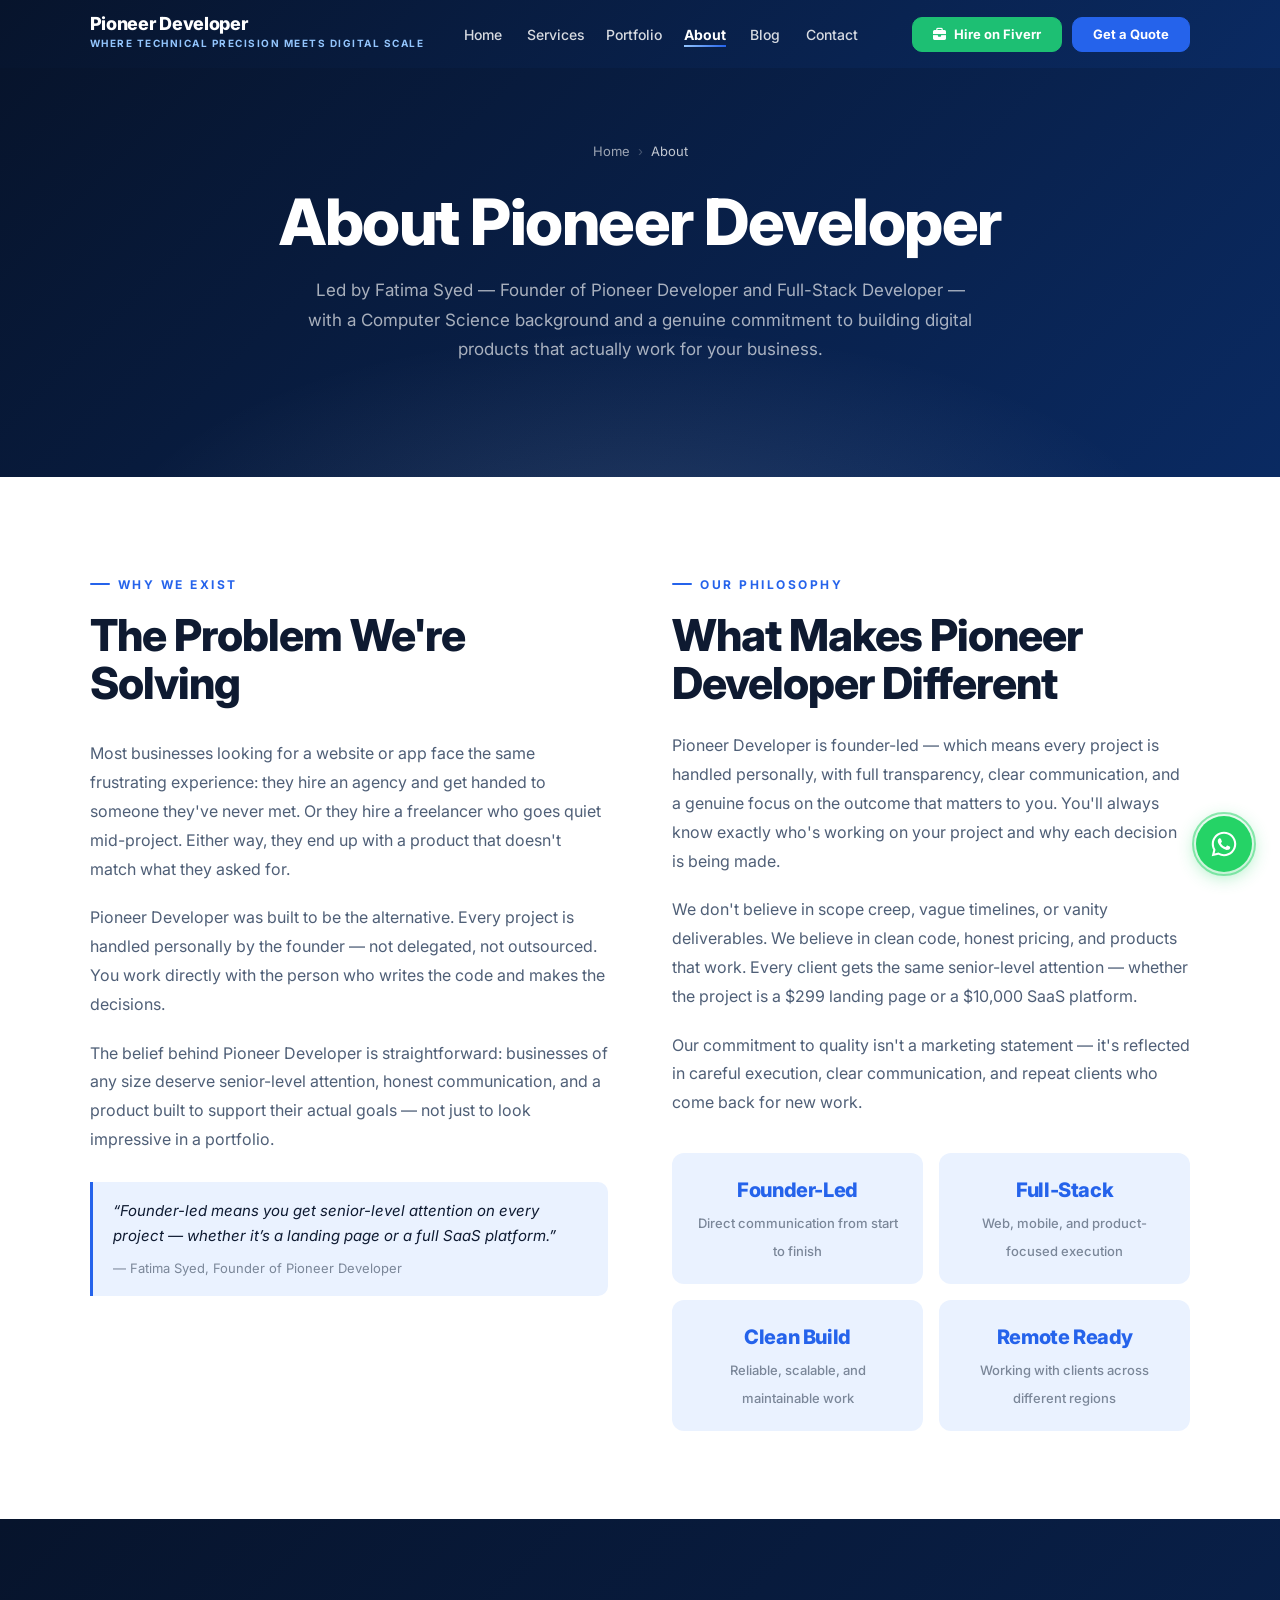
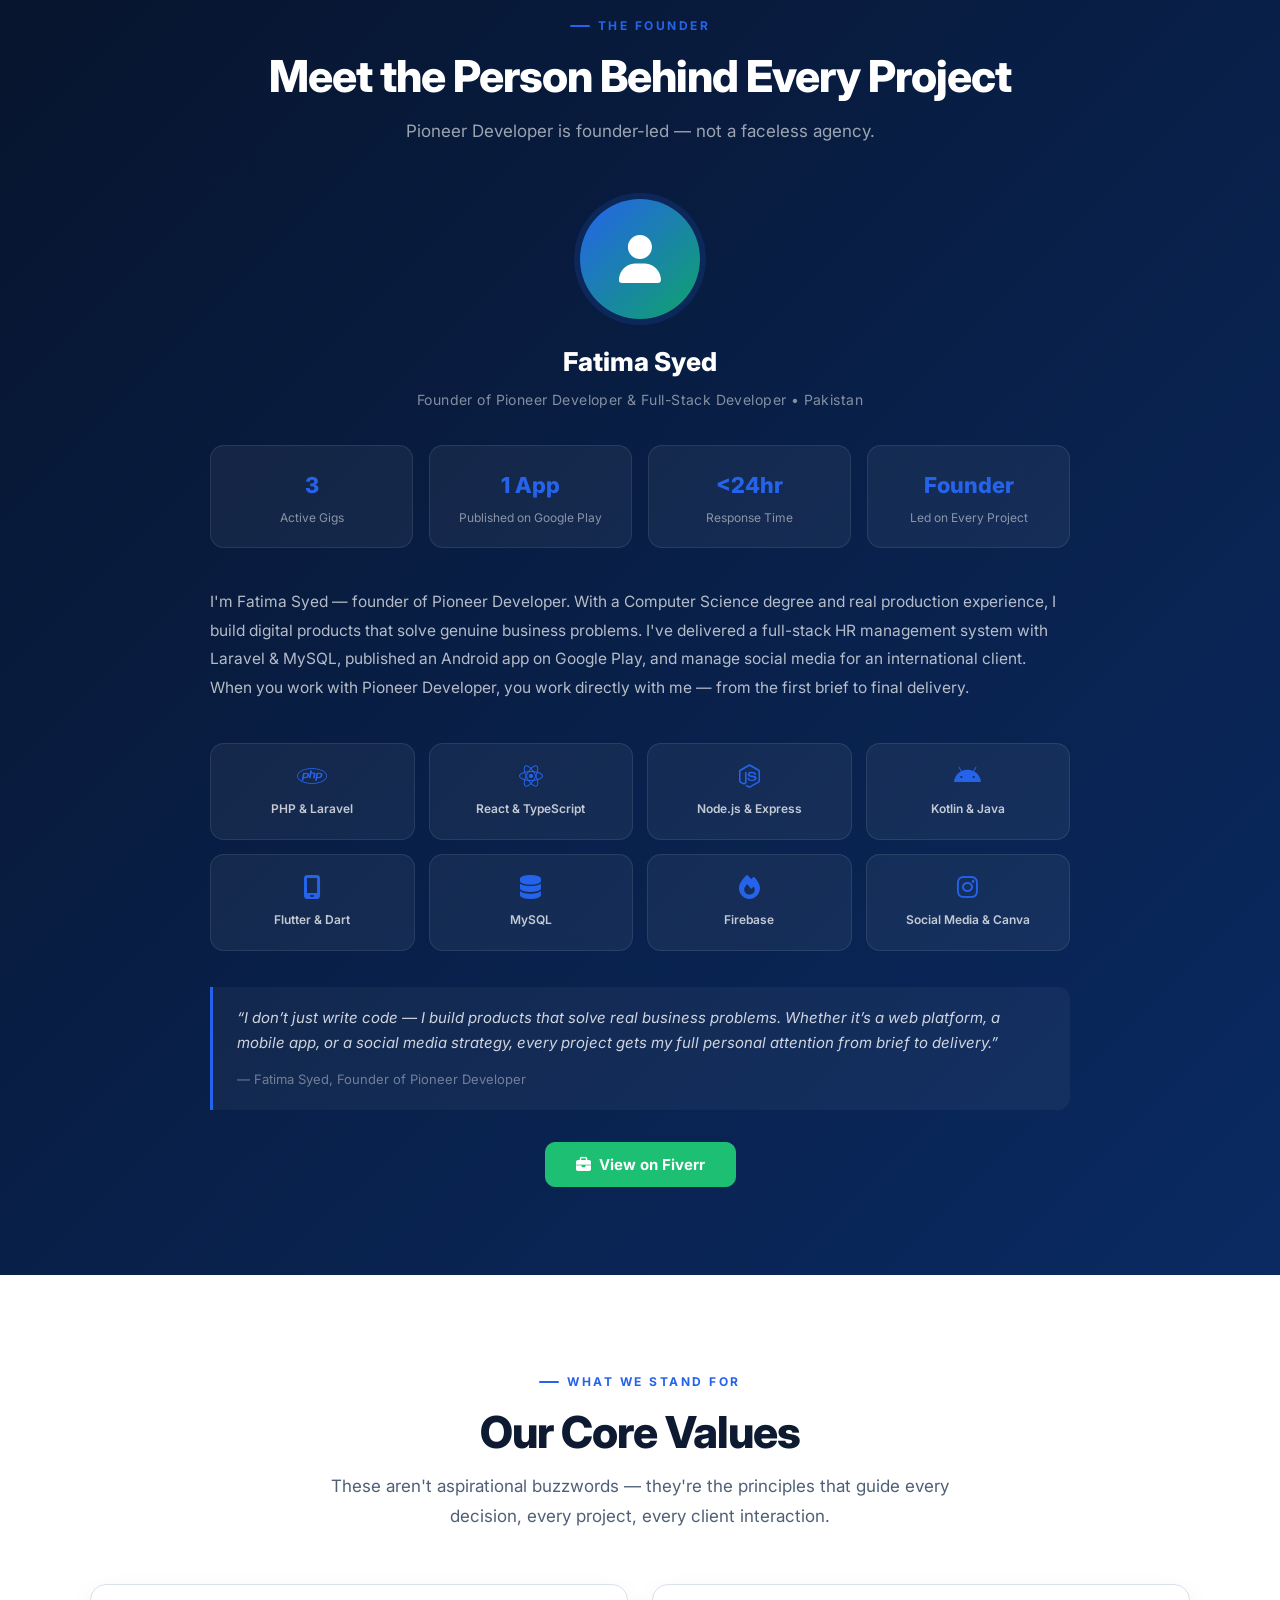
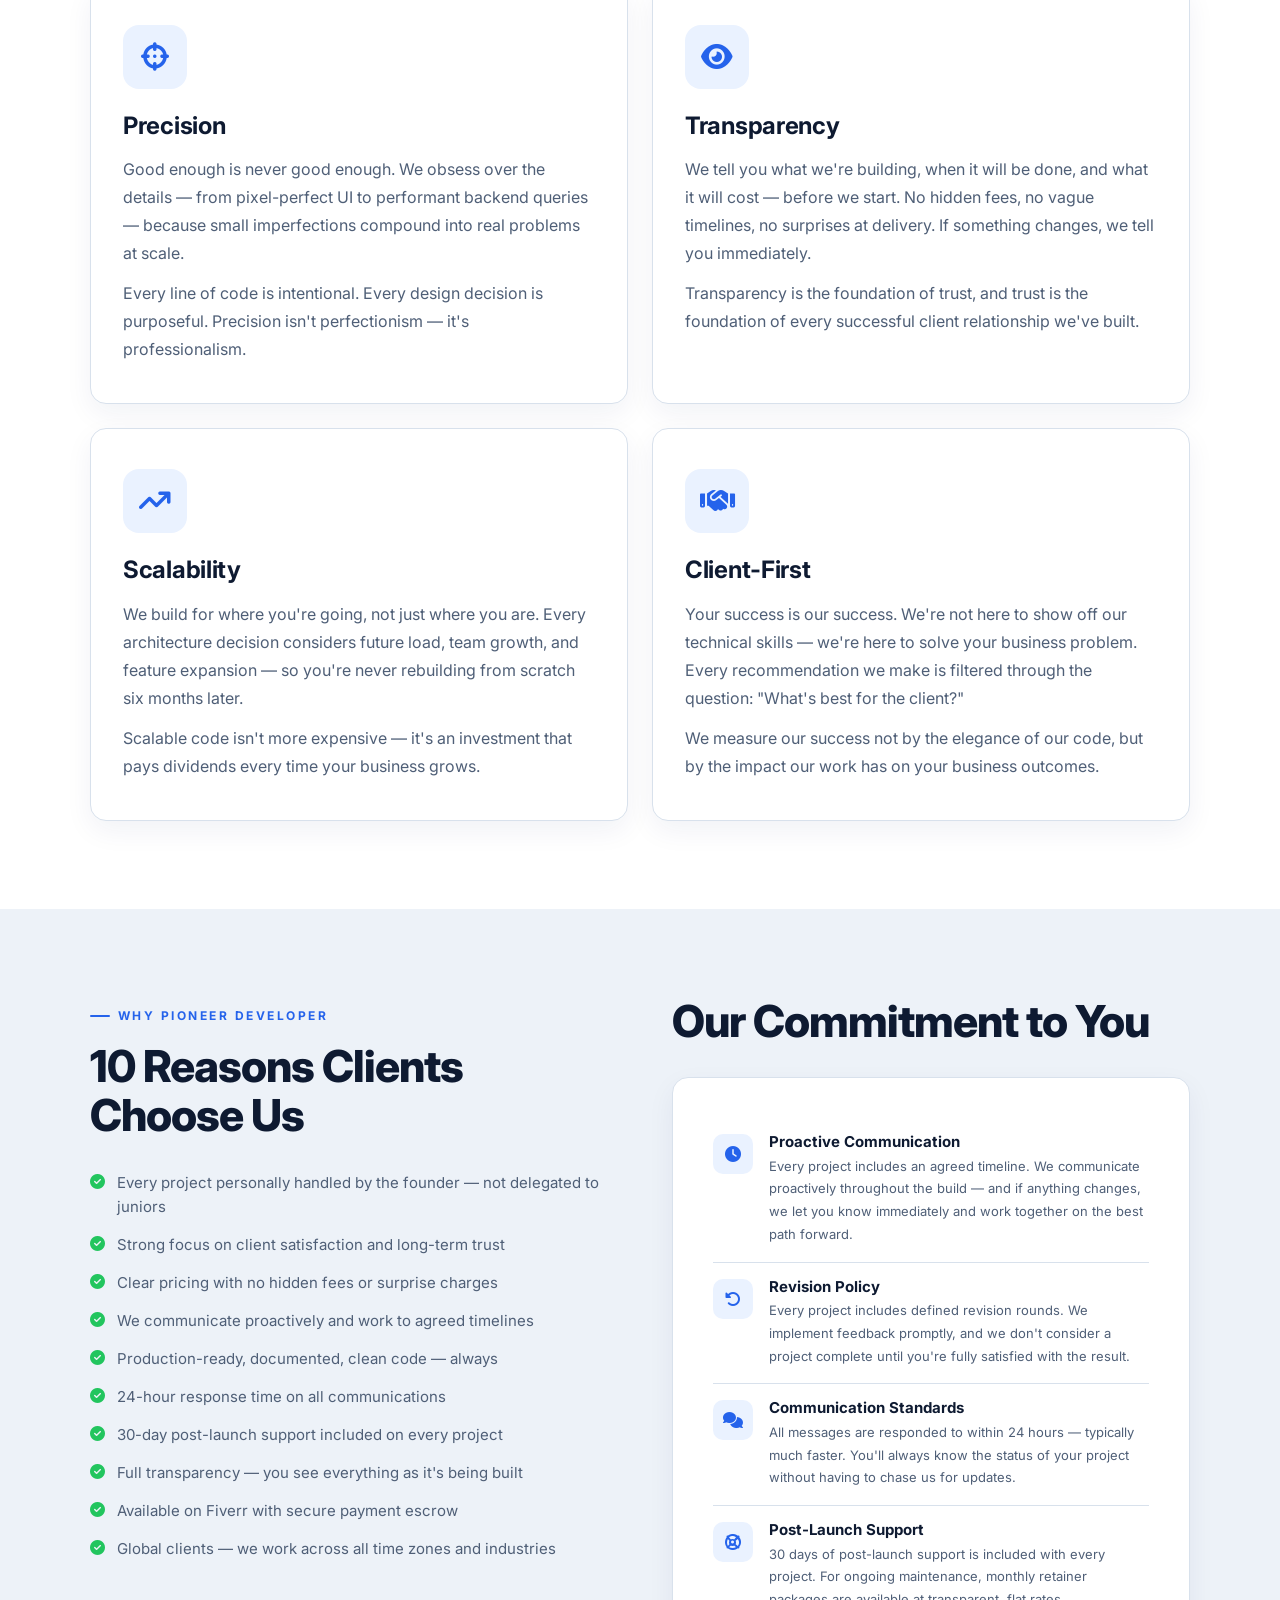
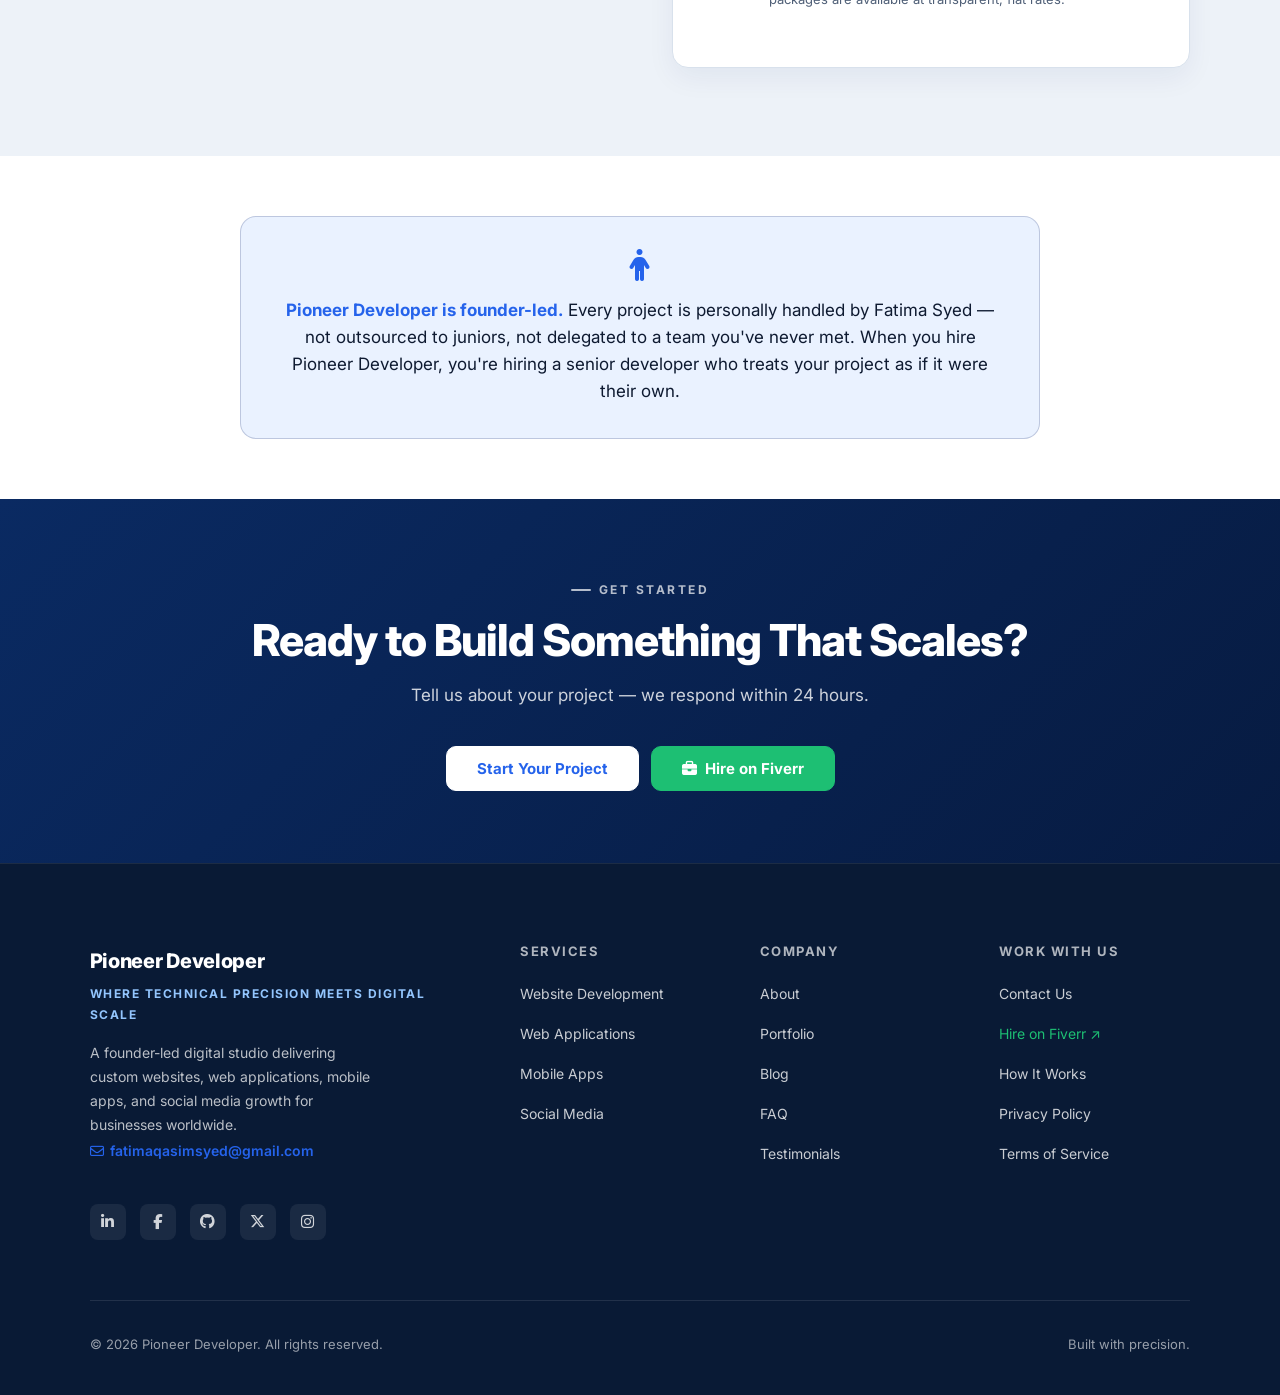
<file: about.html>
<!DOCTYPE html>
<html lang="en">
<head>
  <meta charset="UTF-8" />
  <meta name="viewport" content="width=device-width, initial-scale=1.0" />
  <title>About — Pioneer Developer | Founder-Led Digital Agency</title>
  <meta name="description" content="Learn about Pioneer Developer — a founder-led digital agency built on technical precision, transparent process, and a genuine commitment to client success." />
  <meta property="og:title" content="About Pioneer Developer" />
  <meta property="og:description" content="Founder-led digital agency. Every project personally handled with care, precision, and full transparency." />
  <meta property="og:image" content="/og-image.png" />
  <link rel="canonical" href="https://faatimaah2004.com/about.html" />
  <link rel="icon" href="/favicon.ico" type="image/x-icon" />
  <link rel="preconnect" href="https://fonts.googleapis.com" />
  <link rel="preconnect" href="https://fonts.gstatic.com" crossorigin />
  <link href="https://fonts.googleapis.com/css2?family=Inter:wght@400;500;600;700;800&display=swap" rel="stylesheet" />
  <link rel="stylesheet" href="https://cdnjs.cloudflare.com/ajax/libs/font-awesome/6.5.0/css/all.min.css" />
  <link rel="stylesheet" href="css/style.css" />
</head>
<body>

<!-- NAVIGATION -->
<nav class="site-nav" role="navigation" aria-label="Main navigation">
  <div class="nav-inner">
    <a href="index.html" class="nav-logo" aria-label="Pioneer Developer Home">
      <span class="nav-logo-text">Pioneer Developer</span>
      <span class="nav-logo-sub">Where Technical Precision Meets Digital Scale</span>
    </a>
    <ul class="nav-links">
      <li><a href="index.html">Home</a></li>
      <li><a href="services.html">Services</a></li>
      <li><a href="portfolio.html">Portfolio</a></li>
      <li><a href="about.html" class="active">About</a></li>
      <li><a href="blog.html">Blog</a></li>
      <li><a href="contact.html">Contact</a></li>
    </ul>
    <div class="nav-cta">
      <a href="https://www.fiverr.com/faatimaah2004" target="_blank" rel="noopener" class="btn btn-fiverr btn-sm"><i class="fa-solid fa-briefcase" aria-hidden="true"></i> Hire on Fiverr</a>
      <a href="contact.html" class="btn btn-primary btn-sm">Get a Quote</a>
    </div>
    <button class="nav-hamburger" id="hamburger" aria-label="Open menu" aria-expanded="false">
      <span></span><span></span><span></span>
    </button>
  </div>
</nav>
<div class="nav-mobile" id="mobile-menu">
  <a href="index.html" data-page="index.html">Home <i class="fa-solid fa-chevron-right"></i></a>
  <a href="services.html" data-page="services.html">Services <i class="fa-solid fa-chevron-right"></i></a>
  <a href="portfolio.html" data-page="portfolio.html">Portfolio <i class="fa-solid fa-chevron-right"></i></a>
  <a href="about.html" class="active" data-page="about.html">About <i class="fa-solid fa-chevron-right"></i></a>
  <a href="blog.html" data-page="blog.html">Blog <i class="fa-solid fa-chevron-right"></i></a>
  <a href="contact.html" data-page="contact.html">Contact <i class="fa-solid fa-chevron-right"></i></a>
  <div class="mobile-cta-row">
    <a href="https://www.fiverr.com/faatimaah2004" target="_blank" rel="noopener" class="btn btn-fiverr btn-sm">Hire on Fiverr</a>
    <a href="contact.html" class="btn btn-primary btn-sm">Get a Quote</a>
  </div>
</div>

<main>

<!-- HERO (mini) -->
<header class="hero-mini">
  <nav class="breadcrumb" aria-label="Breadcrumb">
    <a href="index.html">Home</a>
    <span aria-hidden="true">›</span>
    <span style="color:rgba(255,255,255,0.75);">About</span>
  </nav>
  <h1>About Pioneer Developer</h1>
  <p>Led by Fatima Syed — Founder of Pioneer Developer and Full-Stack Developer — with a Computer Science background and a genuine commitment to building digital products that actually work for your business.</p>
</header>

<!-- ============================================================
     STORY SECTION — Timeline + Philosophy
     ============================================================ -->
<section style="background:var(--bg-white);">
  <div class="about-split reveal" style="max-width:1200px; margin:0 auto;">

    <!-- Left: Why We Exist -->
    <div>
      <span class="section-label">Why We Exist</span>
      <h2 style="margin-bottom:32px;">The Problem We're Solving</h2>

      <p style="font-size:16px; line-height:1.8; margin-bottom:20px; color:var(--text-secondary);">Most businesses looking for a website or app face the same frustrating experience: they hire an agency and get handed to someone they've never met. Or they hire a freelancer who goes quiet mid-project. Either way, they end up with a product that doesn't match what they asked for.</p>

      <p style="font-size:16px; line-height:1.8; margin-bottom:20px; color:var(--text-secondary);">Pioneer Developer was built to be the alternative. Every project is handled personally by the founder — not delegated, not outsourced. You work directly with the person who writes the code and makes the decisions.</p>

      <p style="font-size:16px; line-height:1.8; margin-bottom:28px; color:var(--text-secondary);">The belief behind Pioneer Developer is straightforward: businesses of any size deserve senior-level attention, honest communication, and a product built to support their actual goals — not just to look impressive in a portfolio.</p>

      <div style="border-left:3px solid var(--accent); padding:16px 20px; background:var(--accent-light); border-radius:0 10px 10px 0;">
        <p style="font-size:15px; font-style:italic; color:var(--text-primary); margin:0; line-height:1.7;">&ldquo;Founder-led means you get senior-level attention on every project — whether it&rsquo;s a landing page or a full SaaS platform.&rdquo;</p>
        <cite style="font-size:13px; color:var(--text-muted); font-style:normal; display:block; margin-top:8px;">— Fatima Syed, Founder of Pioneer Developer</cite>
      </div>
    </div>

    <!-- Right: Philosophy -->
    <div>
      <span class="section-label" style="margin-top:0;">Our Philosophy</span>
      <h2 style="margin-bottom:24px;">What Makes Pioneer Developer Different</h2>
      <p style="font-size:16px; line-height:1.8; margin-bottom:20px;">Pioneer Developer is founder-led — which means every project is handled personally, with full transparency, clear communication, and a genuine focus on the outcome that matters to you. You'll always know exactly who's working on your project and why each decision is being made.</p>
      <p style="font-size:16px; line-height:1.8; margin-bottom:20px;">We don't believe in scope creep, vague timelines, or vanity deliverables. We believe in clean code, honest pricing, and products that work. Every client gets the same senior-level attention — whether the project is a $299 landing page or a $10,000 SaaS platform.</p>
      <p style="font-size:16px; line-height:1.8;">Our commitment to quality isn't a marketing statement — it's reflected in careful execution, clear communication, and repeat clients who come back for new work.</p>

      <div class="about-stat-grid">
        <div style="background:var(--accent-light); border-radius:12px; padding:20px; text-align:center;">
          <span style="font-size:20px; font-weight:800; color:var(--accent); display:block; letter-spacing:-0.4px;">Founder-Led</span>
          <span style="font-size:13px; color:var(--text-muted); font-weight:500;">Direct communication from start to finish</span>
        </div>
        <div style="background:var(--accent-light); border-radius:12px; padding:20px; text-align:center;">
          <span style="font-size:20px; font-weight:800; color:var(--accent); display:block; letter-spacing:-0.4px;">Full-Stack</span>
          <span style="font-size:13px; color:var(--text-muted); font-weight:500;">Web, mobile, and product-focused execution</span>
        </div>
        <div style="background:var(--accent-light); border-radius:12px; padding:20px; text-align:center;">
          <span style="font-size:20px; font-weight:800; color:var(--accent); display:block; letter-spacing:-0.4px;">Clean Build</span>
          <span style="font-size:13px; color:var(--text-muted); font-weight:500;">Reliable, scalable, and maintainable work</span>
        </div>
        <div style="background:var(--accent-light); border-radius:12px; padding:20px; text-align:center;">
          <span style="font-size:20px; font-weight:800; color:var(--accent); display:block; letter-spacing:-0.4px;">Remote Ready</span>
          <span style="font-size:13px; color:var(--text-muted); font-weight:500;">Working with clients across different regions</span>
        </div>
      </div>
    </div>

  </div>
</section>

<!-- ============================================================
<!-- ============================================================
     FOUNDER SECTION — Redesigned symmetrical layout
     ============================================================ -->
<style>
  /* ── Founder Section ── */
  .founder-section {
    background: var(--nav-bg);
    padding: var(--section-pad);
  }
  .founder-center {
    max-width: 860px;
    margin: 0 auto;
    text-align: center;
  }
  /* Avatar */
  .founder-avatar {
    width: 120px;
    height: 120px;
    border-radius: 50%;
    background: linear-gradient(135deg, var(--accent), #0fa36b);
    display: flex;
    align-items: center;
    justify-content: center;
    font-size: 48px;
    color: #fff;
    margin: 0 auto 20px;
    box-shadow: 0 0 0 6px rgba(37,99,235,0.15);
  }
  .founder-name {
    color: var(--white);
    font-size: 26px;
    font-weight: 800;
    margin-bottom: 4px;
  }
  .founder-role {
    color: rgba(255,255,255,0.5);
    font-size: 14px;
    margin-bottom: 32px;
    letter-spacing: 0.03em;
  }
  /* Stat Row */
  .founder-stats-row {
    display: grid;
    grid-template-columns: repeat(4, 1fr);
    gap: 16px;
    margin-bottom: 40px;
  }
  .founder-stat-box {
    background: rgba(255,255,255,0.05);
    border: 1px solid rgba(255,255,255,0.09);
    border-radius: 14px;
    padding: 20px 12px;
  }
  .founder-stat-box .fsb-num {
    display: block;
    font-size: 22px;
    font-weight: 800;
    color: var(--accent);
    margin-bottom: 6px;
  }
  .founder-stat-box .fsb-label {
    display: block;
    font-size: 12px;
    color: rgba(255,255,255,0.5);
    line-height: 1.4;
  }
  /* Bio */
  .founder-bio {
    color: rgba(255,255,255,0.7);
    font-size: 15.5px;
    line-height: 1.85;
    margin-bottom: 40px;
    text-align: left;
  }
  /* Skills Grid — 4 columns × 2 rows */
  .founder-skills {
    display: grid;
    grid-template-columns: repeat(4, 1fr);
    gap: 14px;
    margin-bottom: 36px;
  }
  .founder-skill {
    background: rgba(255,255,255,0.05);
    border: 1px solid rgba(255,255,255,0.09);
    border-radius: 14px;
    padding: 20px 10px;
    display: flex;
    flex-direction: column;
    align-items: center;
    gap: 10px;
    transition: background 0.25s, border-color 0.25s, transform 0.25s;
  }
  .founder-skill:hover {
    background: rgba(37,99,235,0.12);
    border-color: rgba(37,99,235,0.35);
    transform: translateY(-3px);
  }
  .founder-skill i {
    font-size: 24px;
    color: var(--accent);
  }
  .founder-skill span {
    font-size: 12px;
    font-weight: 600;
    color: rgba(255,255,255,0.75);
    text-align: center;
  }
  /* Quote */
  .founder-quote-new {
    border-left: 3px solid var(--accent);
    padding: 18px 24px;
    background: rgba(255,255,255,0.04);
    border-radius: 0 12px 12px 0;
    text-align: left;
    margin-bottom: 32px;
  }
  .founder-quote-new p {
    font-size: 15px;
    font-style: italic;
    color: rgba(255,255,255,0.8);
    line-height: 1.7;
    margin-bottom: 8px;
  }
  .founder-quote-new cite {
    font-size: 13px;
    color: rgba(255,255,255,0.4);
    font-style: normal;
  }
  @media (max-width: 700px) {
    .founder-stats-row { grid-template-columns: repeat(2, 1fr); }
    .founder-skills { grid-template-columns: repeat(2, 1fr); }
  }
</style>

<section class="founder-section">
  <div class="section-header reveal" style="margin-bottom:52px;">
    <span class="section-label">The Founder</span>
    <h2 style="color:var(--white);">Meet the Person Behind Every Project</h2>
    <p style="color:rgba(255,255,255,0.6);">Pioneer Developer is founder-led — not a faceless agency.</p>
  </div>

  <div class="founder-center reveal">

    <!-- Avatar -->
    <div class="founder-avatar" role="img" aria-label="Founder photo placeholder">
      <i class="fa-solid fa-user" aria-hidden="true"></i>
    </div>
    <div class="founder-name">Fatima Syed</div>
    <div class="founder-role">Founder of Pioneer Developer &amp; Full-Stack Developer &bull; Pakistan</div>

    <!-- 4 Equal Stats -->
    <div class="founder-stats-row">
      <div class="founder-stat-box">
        <span class="fsb-num">3</span>
        <span class="fsb-label">Active Gigs</span>
      </div>
      <div class="founder-stat-box">
        <span class="fsb-num">1 App</span>
        <span class="fsb-label">Published on Google Play</span>
      </div>
      <div class="founder-stat-box">
        <span class="fsb-num">&lt;24hr</span>
        <span class="fsb-label">Response Time</span>
      </div>
      <div class="founder-stat-box">
        <span class="fsb-num">Founder</span>
        <span class="fsb-label">Led on Every Project</span>
      </div>
    </div>

    <!-- Bio -->
    <p class="founder-bio">
      I'm Fatima Syed — founder of Pioneer Developer. With a Computer Science degree and real production experience, I build digital products that solve genuine business problems. I've delivered a full-stack HR management system with Laravel &amp; MySQL, published an Android app on Google Play, and manage social media for an international client. When you work with Pioneer Developer, you work directly with me — from the first brief to final delivery.
    </p>

    <!-- Skills — 4×2 perfect grid -->
    <div class="founder-skills">
      <div class="founder-skill">
        <i class="fa-brands fa-php" aria-hidden="true"></i>
        <span>PHP &amp; Laravel</span>
      </div>
      <div class="founder-skill">
        <i class="fa-brands fa-react" aria-hidden="true"></i>
        <span>React &amp; TypeScript</span>
      </div>
      <div class="founder-skill">
        <i class="fa-brands fa-node-js" aria-hidden="true"></i>
        <span>Node.js &amp; Express</span>
      </div>
      <div class="founder-skill">
        <i class="fa-brands fa-android" aria-hidden="true"></i>
        <span>Kotlin &amp; Java</span>
      </div>
      <div class="founder-skill">
        <i class="fa-solid fa-mobile-screen" aria-hidden="true"></i>
        <span>Flutter &amp; Dart</span>
      </div>
      <div class="founder-skill">
        <i class="fa-solid fa-database" aria-hidden="true"></i>
        <span>MySQL</span>
      </div>
      <div class="founder-skill">
        <i class="fa-solid fa-fire" aria-hidden="true"></i>
        <span>Firebase</span>
      </div>
      <div class="founder-skill">
        <i class="fa-brands fa-instagram" aria-hidden="true"></i>
        <span>Social Media &amp; Canva</span>
      </div>
    </div>

    <!-- Quote -->
    <div class="founder-quote-new">
      <p>&ldquo;I don&rsquo;t just write code — I build products that solve real business problems. Whether it&rsquo;s a web platform, a mobile app, or a social media strategy, every project gets my full personal attention from brief to delivery.&rdquo;</p>
      <cite>— Fatima Syed, Founder of Pioneer Developer</cite>
    </div>

    <!-- CTA -->
    <a href="https://www.fiverr.com/faatimaah2004" target="_blank" rel="noopener" class="btn btn-fiverr">
      <i class="fa-solid fa-briefcase" aria-hidden="true"></i> View on Fiverr
    </a>

  </div>
</section>

<!-- ============================================================
     VALUES SECTION
     ============================================================ -->
<section style="background:var(--bg-white);">
  <div class="section-header reveal">
    <span class="section-label">What We Stand For</span>
    <h2>Our Core Values</h2>
    <p>These aren't aspirational buzzwords — they're the principles that guide every decision, every project, every client interaction.</p>
  </div>

  <div class="grid-2" style="max-width:1100px; margin:0 auto;">

    <div class="value-card reveal" data-delay="0">
      <div class="value-icon"><i class="fa-solid fa-crosshairs" aria-hidden="true"></i></div>
      <h3>Precision</h3>
      <p>Good enough is never good enough. We obsess over the details — from pixel-perfect UI to performant backend queries — because small imperfections compound into real problems at scale.</p>
      <p style="margin-top:12px;">Every line of code is intentional. Every design decision is purposeful. Precision isn't perfectionism — it's professionalism.</p>
    </div>

    <div class="value-card reveal" data-delay="80">
      <div class="value-icon"><i class="fa-solid fa-eye" aria-hidden="true"></i></div>
      <h3>Transparency</h3>
      <p>We tell you what we're building, when it will be done, and what it will cost — before we start. No hidden fees, no vague timelines, no surprises at delivery. If something changes, we tell you immediately.</p>
      <p style="margin-top:12px;">Transparency is the foundation of trust, and trust is the foundation of every successful client relationship we've built.</p>
    </div>

    <div class="value-card reveal" data-delay="0">
      <div class="value-icon"><i class="fa-solid fa-arrow-trend-up" aria-hidden="true"></i></div>
      <h3>Scalability</h3>
      <p>We build for where you're going, not just where you are. Every architecture decision considers future load, team growth, and feature expansion — so you're never rebuilding from scratch six months later.</p>
      <p style="margin-top:12px;">Scalable code isn't more expensive — it's an investment that pays dividends every time your business grows.</p>
    </div>

    <div class="value-card reveal" data-delay="80">
      <div class="value-icon"><i class="fa-solid fa-handshake" aria-hidden="true"></i></div>
      <h3>Client-First</h3>
      <p>Your success is our success. We're not here to show off our technical skills — we're here to solve your business problem. Every recommendation we make is filtered through the question: "What's best for the client?"</p>
      <p style="margin-top:12px;">We measure our success not by the elegance of our code, but by the impact our work has on your business outcomes.</p>
    </div>

  </div>
</section>

<!-- ============================================================
     WHY US SECTION
     ============================================================ -->
<section style="background:var(--bg-section);">
  <div class="about-why-grid reveal" style="max-width:1200px; margin:0 auto;">

    <!-- Left: Checklist -->
    <div>
      <span class="section-label">Why Pioneer Developer</span>
      <h2 style="margin-bottom:32px;">10 Reasons Clients Choose Us</h2>

      <ul class="why-list">
        <li><i class="fa-solid fa-circle-check" aria-hidden="true"></i> Every project personally handled by the founder — not delegated to juniors</li>
        <li><i class="fa-solid fa-circle-check" aria-hidden="true"></i> Strong focus on client satisfaction and long-term trust</li>
        <li><i class="fa-solid fa-circle-check" aria-hidden="true"></i> Clear pricing with no hidden fees or surprise charges</li>
        <li><i class="fa-solid fa-circle-check" aria-hidden="true"></i> We communicate proactively and work to agreed timelines</li>
        <li><i class="fa-solid fa-circle-check" aria-hidden="true"></i> Production-ready, documented, clean code — always</li>
        <li><i class="fa-solid fa-circle-check" aria-hidden="true"></i> 24-hour response time on all communications</li>
        <li><i class="fa-solid fa-circle-check" aria-hidden="true"></i> 30-day post-launch support included on every project</li>
        <li><i class="fa-solid fa-circle-check" aria-hidden="true"></i> Full transparency — you see everything as it's being built</li>
        <li><i class="fa-solid fa-circle-check" aria-hidden="true"></i> Available on Fiverr with secure payment escrow</li>
        <li><i class="fa-solid fa-circle-check" aria-hidden="true"></i> Global clients — we work across all time zones and industries</li>
      </ul>
    </div>

    <!-- Right: Commitment Card -->
    <div>
      <h2 style="margin-bottom:32px;">Our Commitment to You</h2>
      <div class="commitment-card">
        <div class="commitment-item">
          <div class="commitment-icon"><i class="fa-solid fa-clock" aria-hidden="true"></i></div>
          <div>
            <h4>Proactive Communication</h4>
            <p>Every project includes an agreed timeline. We communicate proactively throughout the build — and if anything changes, we let you know immediately and work together on the best path forward.</p>
          </div>
        </div>
        <div class="commitment-item">
          <div class="commitment-icon"><i class="fa-solid fa-rotate-left" aria-hidden="true"></i></div>
          <div>
            <h4>Revision Policy</h4>
            <p>Every project includes defined revision rounds. We implement feedback promptly, and we don't consider a project complete until you're fully satisfied with the result.</p>
          </div>
        </div>
        <div class="commitment-item">
          <div class="commitment-icon"><i class="fa-solid fa-comments" aria-hidden="true"></i></div>
          <div>
            <h4>Communication Standards</h4>
            <p>All messages are responded to within 24 hours — typically much faster. You'll always know the status of your project without having to chase us for updates.</p>
          </div>
        </div>
        <div class="commitment-item">
          <div class="commitment-icon"><i class="fa-solid fa-life-ring" aria-hidden="true"></i></div>
          <div>
            <h4>Post-Launch Support</h4>
            <p>30 days of post-launch support is included with every project. For ongoing maintenance, monthly retainer packages are available at transparent, flat rates.</p>
          </div>
        </div>
      </div>
    </div>

  </div>
</section>

<!-- ============================================================
     SOLO NOTE
     ============================================================ -->
<section style="background:var(--bg-white); padding:60px 7%;">
  <div class="solo-note reveal" style="max-width:800px; margin:0 auto;">
    <i class="fa-solid fa-person" style="font-size:32px; color:var(--accent); display:block; margin-bottom:16px;" aria-hidden="true"></i>
    <p>
      <strong>Pioneer Developer is founder-led.</strong> Every project is personally handled by Fatima Syed — not outsourced to juniors, not delegated to a team you've never met. When you hire Pioneer Developer, you're hiring a senior developer who treats your project as if it were their own.
    </p>
  </div>
</section>

<!-- CTA BANNER -->
<section class="cta-banner">
  <div class="reveal">
    <span class="section-label" style="color:rgba(255,255,255,0.7);">Get Started</span>
    <h2>Ready to Build Something That Scales?</h2>
    <p>Tell us about your project — we respond within 24 hours.</p>
    <div class="btn-row">
      <a href="contact.html" class="btn btn-white">Start Your Project</a>
      <a href="https://www.fiverr.com/faatimaah2004" target="_blank" rel="noopener" class="btn btn-fiverr">
        <i class="fa-solid fa-briefcase" aria-hidden="true"></i> Hire on Fiverr
      </a>
    </div>
  </div>
</section>

</main>

<!-- FOOTER -->
<footer class="site-footer" role="contentinfo">
  <div class="footer-top">
    <div>
      <div class="footer-logo-text">Pioneer Developer</div>
      <div class="footer-tagline">Where Technical Precision Meets Digital Scale</div>
      <p class="footer-desc">A founder-led digital studio delivering custom websites, web applications, mobile apps, and social media growth for businesses worldwide.</p>
      <a href="mailto:fatimaqasimsyed@gmail.com" style="font-size:14px; font-weight:600; color:var(--accent); display:inline-flex; align-items:center; gap:6px; margin-bottom:16px; text-decoration:none;"><i class="fa-regular fa-envelope" aria-hidden="true"></i> fatimaqasimsyed@gmail.com</a>
      <div class="footer-social">
        <a href="#" aria-label="LinkedIn" title="LinkedIn (coming soon)"><i class="fa-brands fa-linkedin-in" aria-hidden="true"></i></a>
        <a href="https://www.facebook.com/profile.php?id=61591512537802" target="_blank" rel="noopener" aria-label="Facebook"><i class="fa-brands fa-facebook-f" aria-hidden="true"></i></a>
        <a href="https://github.com/syeda-fatimaah" target="_blank" rel="noopener" aria-label="GitHub"><i class="fa-brands fa-github" aria-hidden="true"></i></a>
        <a href="https://x.com/PioneerDevs" target="_blank" rel="noopener" aria-label="Twitter / X"><i class="fa-brands fa-x-twitter" aria-hidden="true"></i></a>
        <a href="https://www.instagram.com/pioneer.developer/" target="_blank" rel="noopener" aria-label="Instagram"><i class="fa-brands fa-instagram" aria-hidden="true"></i></a>
      </div>
    </div>
    <div class="footer-col">
      <h4>Services</h4>
      <ul>
        <li><a href="services.html">Website Development</a></li>
        <li><a href="services.html">Web Applications</a></li>
        <li><a href="services.html">Mobile Apps</a></li>
        <li><a href="services.html">Social Media</a></li>
      </ul>
    </div>
    <div class="footer-col">
      <h4>Company</h4>
      <ul>
        <li><a href="about.html">About</a></li>
        <li><a href="portfolio.html">Portfolio</a></li>
        <li><a href="blog.html">Blog</a></li>
        <li><a href="index.html#faq">FAQ</a></li>
        <li><a href="index.html#testimonials">Testimonials</a></li>
      </ul>
    </div>
    <div class="footer-col">
      <h4>Work With Us</h4>
      <ul>
        <li><a href="contact.html">Contact Us</a></li>
        <li><a href="https://www.fiverr.com/faatimaah2004" target="_blank" rel="noopener" class="fiverr-link">Hire on Fiverr ↗</a></li>
        <li><a href="index.html#how-it-works">How It Works</a></li>
        <li><a href="privacy-policy.html">Privacy Policy</a></li>
        <li><a href="terms-of-service.html">Terms of Service</a></li>
      </ul>
    </div>
  </div>
  <div class="footer-divider"></div>
  <div class="footer-bottom">
    <p>© 2026 Pioneer Developer. All rights reserved.</p>
    <p>Built with precision.</p>
  </div>
</footer>

<script src="js/main.js"></script>
</body>
</html>
</file>
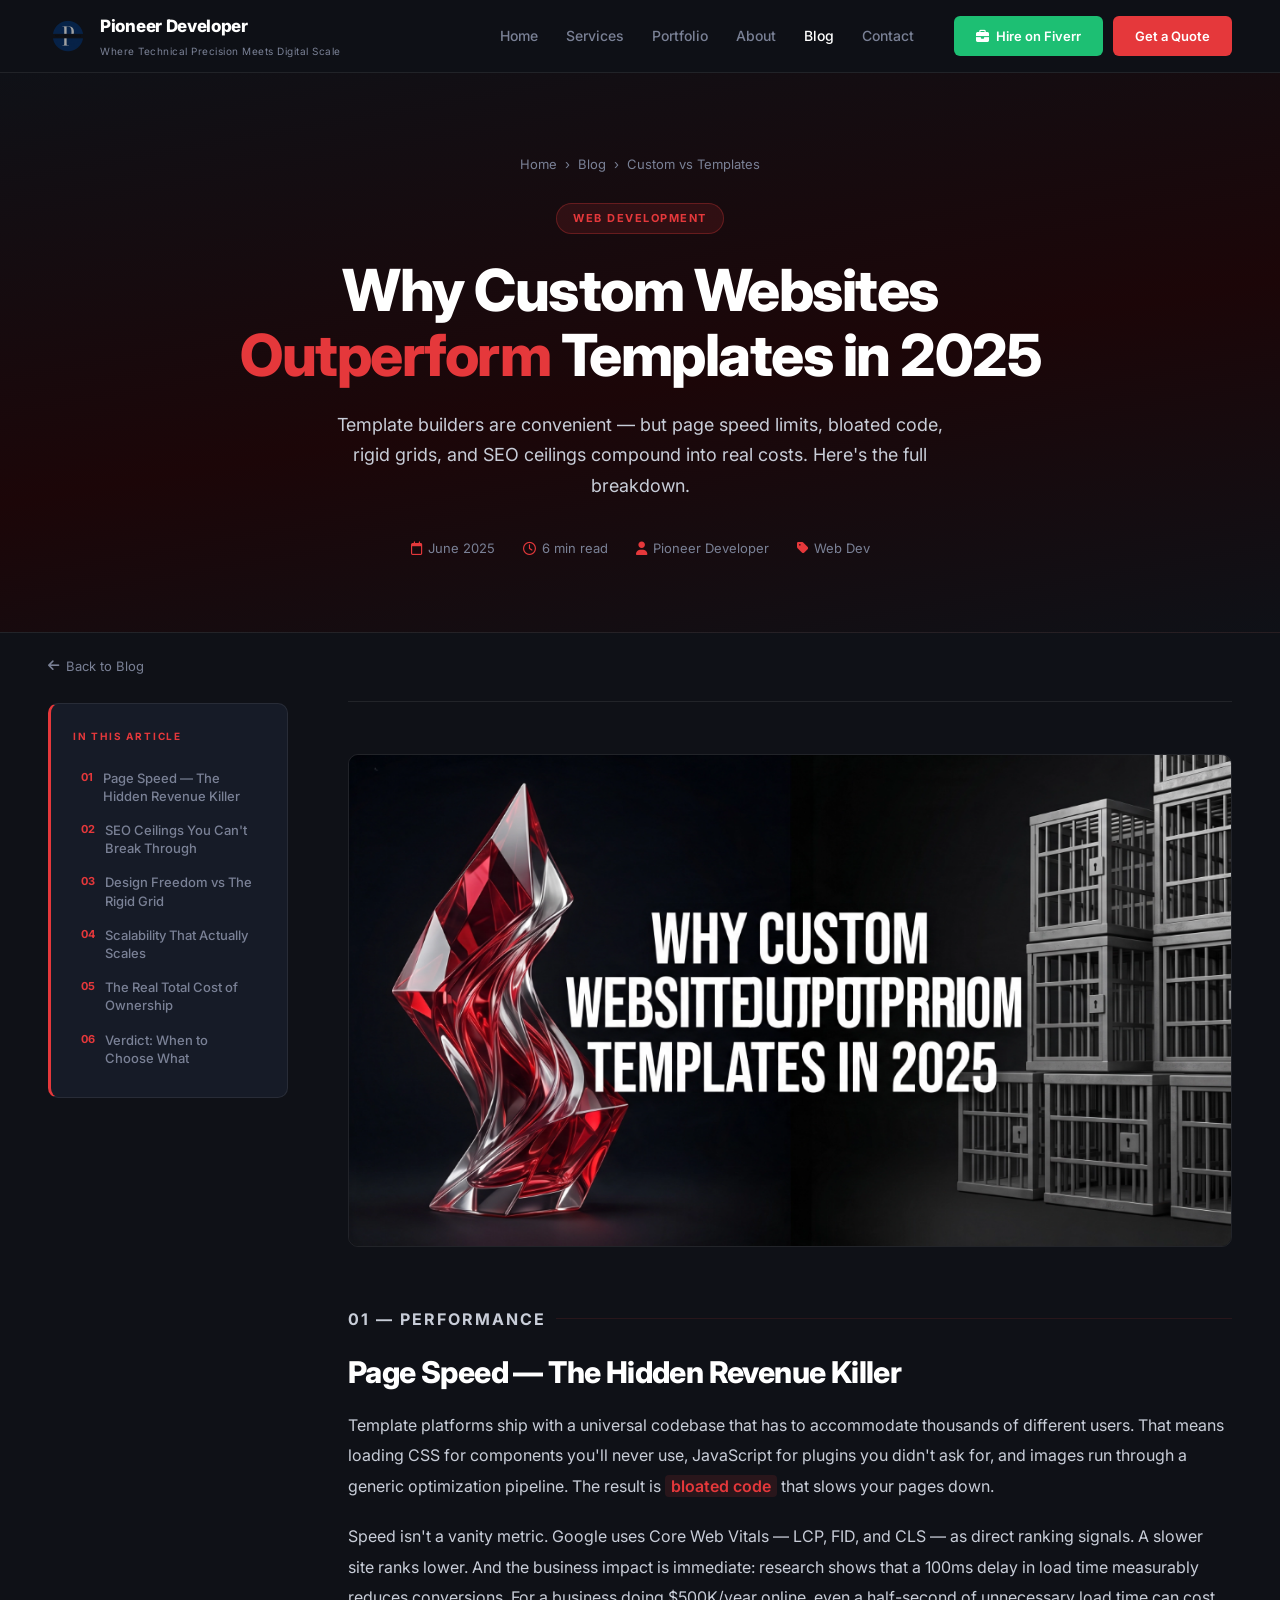
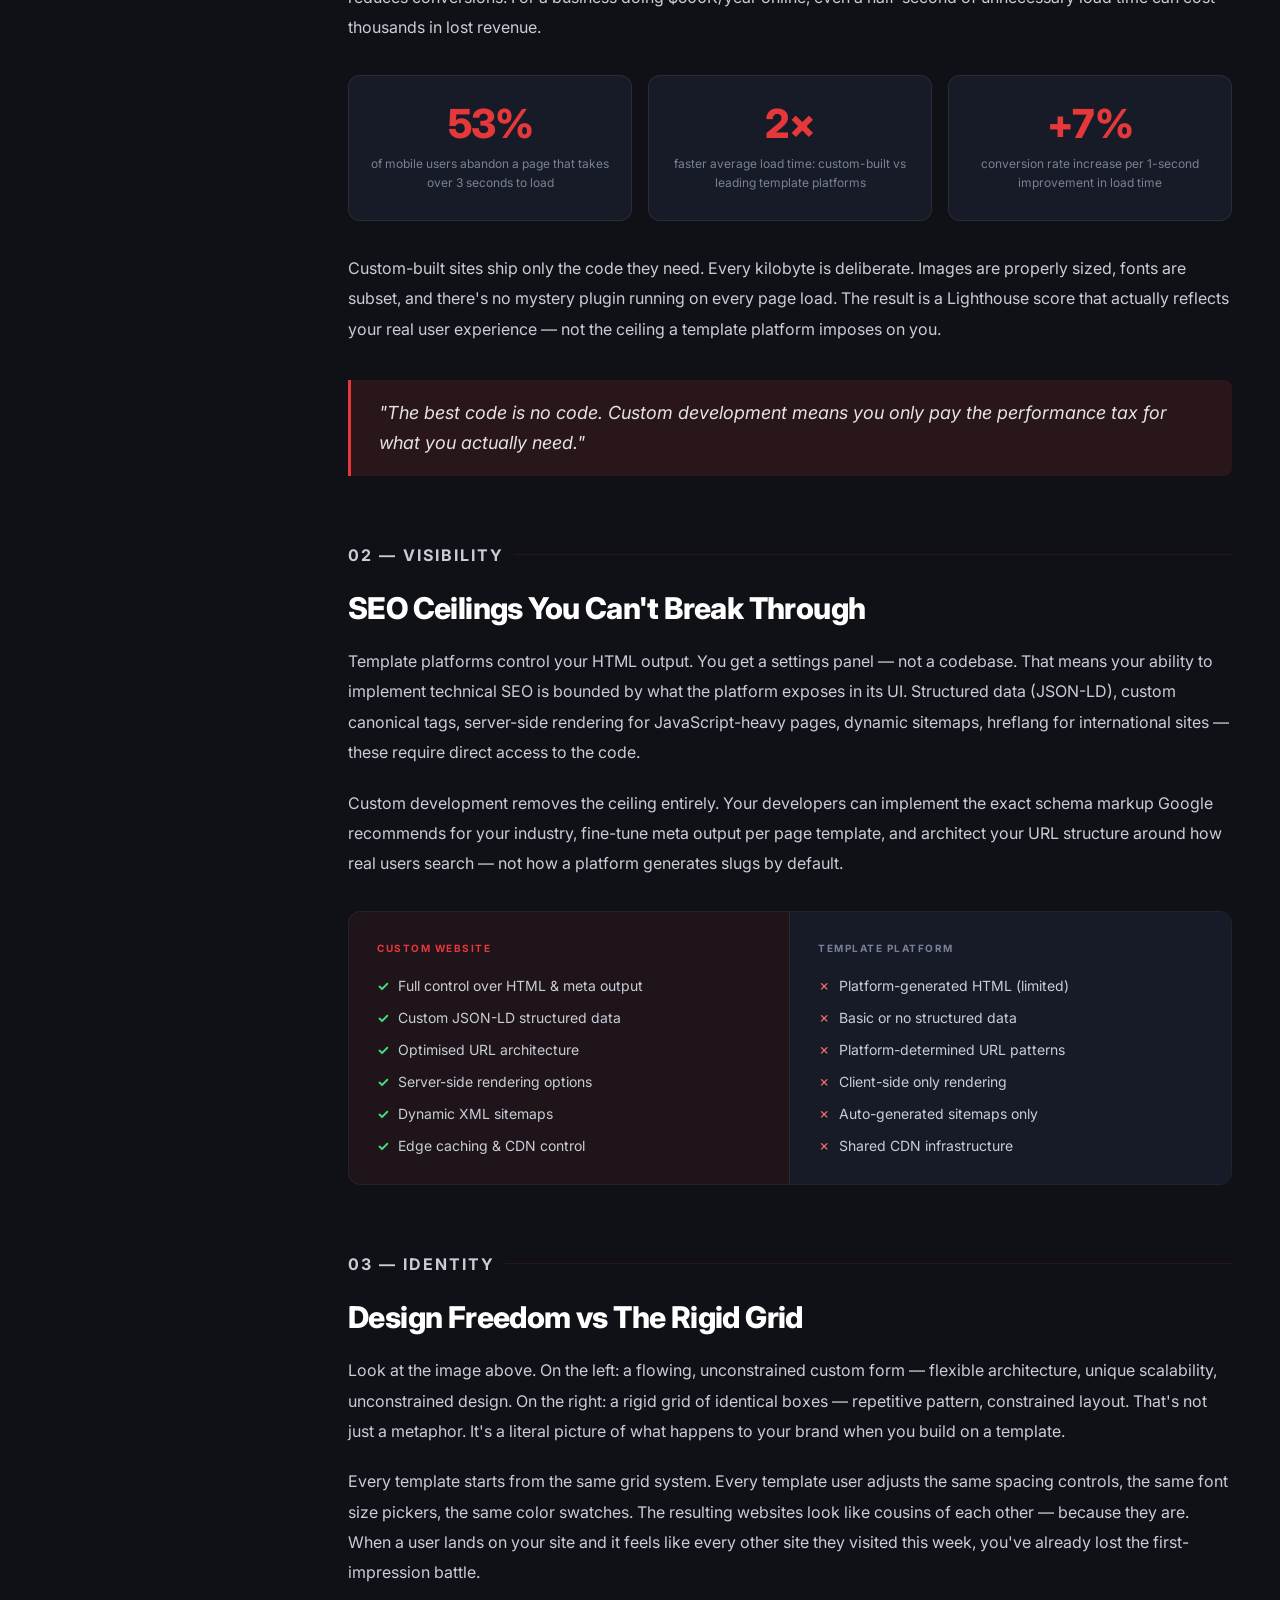
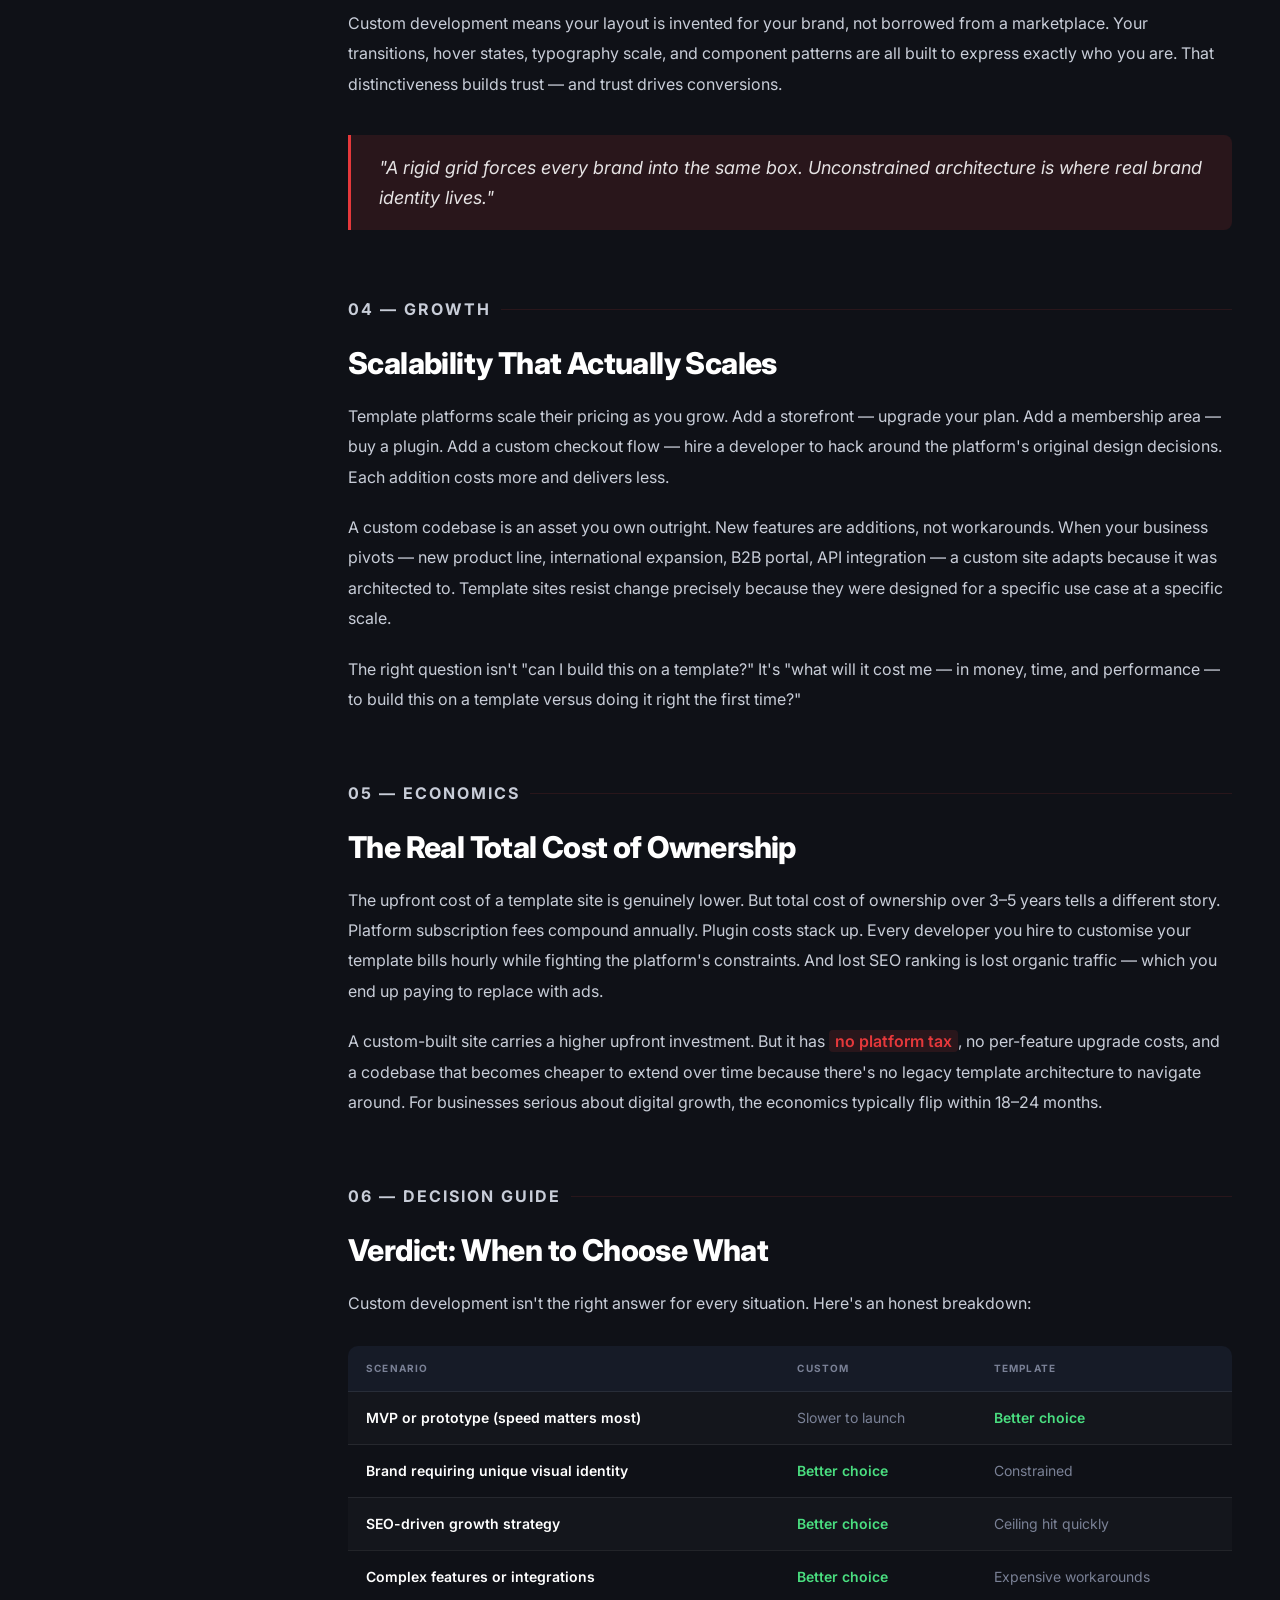
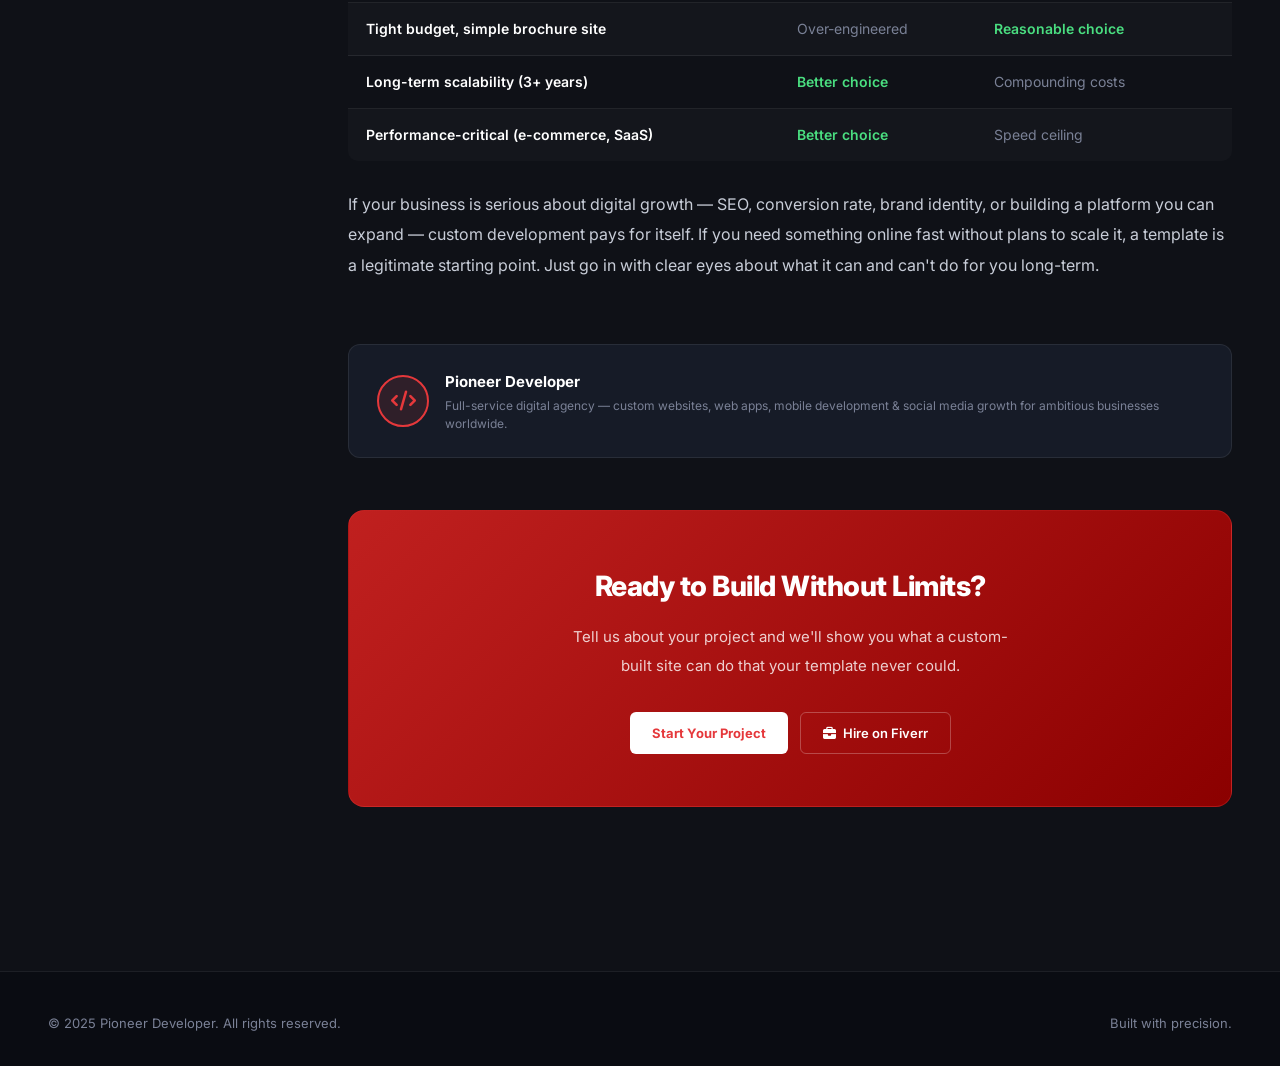
<file: blog-custom-website.html>
<!DOCTYPE html>
<html lang="en">
<head>
  <meta charset="UTF-8" />
  <meta name="viewport" content="width=device-width, initial-scale=1.0" />
  <title>Why Custom Websites Outperform Templates in 2025 — Pioneer Developer</title>
  <meta name="description" content="Template-based builders are convenient — but bloated code, rigid layouts, and SEO ceilings cost you more than you think." />
  <link rel="preconnect" href="https://fonts.googleapis.com" />
  <link rel="preconnect" href="https://fonts.gstatic.com" crossorigin />
  <link href="https://fonts.googleapis.com/css2?family=Inter:wght@400;500;600;700;800&display=swap" rel="stylesheet" />
  <link rel="stylesheet" href="https://cdnjs.cloudflare.com/ajax/libs/font-awesome/6.5.0/css/all.min.css" />

  <style>
    *, *::before, *::after { box-sizing: border-box; margin: 0; padding: 0; }

    :root {
      --bg-dark: #0f1117;
      --bg-card: #161b27;
      --accent: #e5383b;
      --accent-dim: rgba(229,56,59,0.12);
      --white: #ffffff;
      --text: #c8cdd8;
      --text-muted: #7a8196;
      --border: rgba(255,255,255,0.08);
    }

    html { scroll-behavior: smooth; }
    body { font-family: 'Inter', sans-serif; background: var(--bg-dark); color: var(--text); line-height: 1.7; }

    /* ── NAV ── */
    .site-nav {
      position: sticky; top: 0; z-index: 100;
      background: rgba(15,17,23,0.95);
      backdrop-filter: blur(14px);
      border-bottom: 1px solid var(--border);
    }
    .nav-inner {
      max-width: 1280px; margin: 0 auto;
      padding: 0 48px; height: 72px;
      display: flex; align-items: center; gap: 40px;
    }
    .nav-logo { text-decoration: none; flex-shrink: 0; display: flex; align-items: center; gap: 12px; }
    .nav-logo-img { height: 40px; width: auto; object-fit: contain; }
    .nav-logo-text { font-size: 17px; font-weight: 800; color: var(--white); letter-spacing: -0.3px; }
    .nav-logo-sub { display: block; font-size: 10px; color: var(--text-muted); letter-spacing: 0.5px; margin-top: 2px; }
    .nav-links { display: flex; gap: 28px; list-style: none; margin-left: auto; }
    .nav-links a { font-size: 14px; font-weight: 500; color: var(--text-muted); text-decoration: none; transition: color .2s; }
    .nav-links a:hover, .nav-links a.active { color: var(--white); }
    .nav-cta { display: flex; gap: 10px; flex-shrink: 0; }
    .btn {
      display: inline-flex; align-items: center; gap: 7px;
      padding: 9px 22px; border-radius: 6px;
      font-size: 13px; font-weight: 600; text-decoration: none;
      transition: opacity .2s, transform .15s; cursor: pointer; border: none;
    }
    .btn:hover { opacity: .85; transform: translateY(-1px); }
    .btn-primary { background: var(--accent); color: #fff; }
    .btn-fiverr { background: #1dbf73; color: #fff; }
    .btn-white { background: #fff; color: var(--accent); font-weight: 700; }
    .btn-ghost { border: 1px solid rgba(255,255,255,0.25); color: #fff; background: transparent; }

    /* ── HERO ── */
    .article-hero {
      width: 100%;
      background: linear-gradient(170deg, #0f1117 0%, #1c0608 55%, #0f1117 100%);
      border-bottom: 1px solid var(--border);
      padding: 80px 48px 72px;
      text-align: center;
    }
    .breadcrumb {
      display: flex; justify-content: center; gap: 8px; align-items: center;
      font-size: 13px; color: var(--text-muted); margin-bottom: 28px;
    }
    .breadcrumb a { color: var(--text-muted); text-decoration: none; transition: color .2s; }
    .breadcrumb a:hover { color: var(--white); }
    .article-tag {
      display: inline-block;
      background: var(--accent-dim); color: var(--accent);
      font-size: 11px; font-weight: 700; letter-spacing: 1.5px;
      text-transform: uppercase; padding: 5px 16px; border-radius: 20px;
      border: 1px solid rgba(229,56,59,0.3); margin-bottom: 24px;
    }
    .article-hero h1 {
      font-size: clamp(32px, 5vw, 58px);
      font-weight: 800; color: var(--white);
      line-height: 1.12; letter-spacing: -1.5px;
      max-width: 820px; margin: 0 auto 22px;
    }
    .article-hero h1 em { color: var(--accent); font-style: normal; }
    .article-hero .subtitle {
      font-size: 18px; color: var(--text);
      max-width: 620px; margin: 0 auto 36px; line-height: 1.7;
    }
    .article-meta {
      display: flex; justify-content: center; gap: 28px; flex-wrap: wrap;
      font-size: 13px; color: var(--text-muted);
    }
    .article-meta span { display: flex; align-items: center; gap: 6px; }
    .article-meta i { color: var(--accent); }

    /* ── HERO IMAGE — full bleed ── */
    .hero-img-section {
      width: 100%;
      background: #0a0c12;
      padding: 0 48px;
    }
    .hero-img-inner {
      max-width: 1280px; margin: 0 auto;
      position: relative; top: -36px;
    }
    .hero-img-inner img {
      width: 100%; display: block;
      max-height: 460px; object-fit: cover; object-position: center;
      border-radius: 14px;
      border: 1px solid var(--border);
      box-shadow: 0 24px 60px rgba(0,0,0,0.6);
    }

    /* ── LAYOUT: sidebar + content ── */
    .article-layout {
      max-width: 1280px; margin: 0 auto;
      padding: 16px 48px 100px;
      display: grid;
      grid-template-columns: 240px 1fr;
      gap: 60px;
      align-items: start;
    }

    /* ── SIDEBAR TOC ── */
    .toc-sidebar {
      position: sticky; top: 96px;
    }
    .toc-box {
      background: var(--bg-card);
      border: 1px solid var(--border);
      border-left: 3px solid var(--accent);
      border-radius: 10px; padding: 24px 22px;
    }
    .toc-box h4 {
      font-size: 10px; font-weight: 700; letter-spacing: 1.8px;
      text-transform: uppercase; color: var(--accent); margin-bottom: 18px;
    }
    .toc-box ul { list-style: none; display: flex; flex-direction: column; gap: 4px; }
    .toc-box ul li a {
      font-size: 13px; font-weight: 500; color: var(--text-muted);
      text-decoration: none; display: flex; align-items: flex-start; gap: 10px;
      padding: 6px 8px; border-radius: 6px; transition: all .2s; line-height: 1.4;
    }
    .toc-box ul li a:hover { color: var(--white); background: rgba(255,255,255,0.05); }
    .toc-box ul li a .toc-num {
      color: var(--accent); font-size: 11px; font-weight: 700;
      flex-shrink: 0; margin-top: 1px;
    }
    .back-link {
      display: inline-flex; align-items: center; gap: 7px;
      color: var(--text-muted); font-size: 13px; text-decoration: none;
      margin-bottom: 20px; transition: color .2s; padding: 6px 0;
    }
    .back-link:hover { color: var(--white); }

    /* ── ARTICLE CONTENT ── */
    .article-content { min-width: 0; }

    .lead {
      font-size: 19px; line-height: 1.85;
      color: rgba(200,205,216,0.92);
      margin-bottom: 52px;
      padding-bottom: 52px;
      border-bottom: 1px solid var(--border);
    }

    .article-section { margin-bottom: 64px; }
    .section-eyebrow {
      font-size: 10px; font-weight: 700; letter-spacing: 2px;
      text-transform: uppercase; color: var(--accent); margin-bottom: 10px;
      display: flex; align-items: center; gap: 10px;
    }
    .section-eyebrow::after {
      content: ''; flex: 1; height: 1px; background: var(--accent-dim);
    }
    .article-section h2 {
      font-size: 30px; font-weight: 800; color: var(--white);
      letter-spacing: -0.6px; margin-bottom: 20px; line-height: 1.2;
    }
    .article-section p {
      font-size: 16px; line-height: 1.9; color: var(--text); margin-bottom: 20px;
    }
    .article-section p:last-child { margin-bottom: 0; }

    /* stat cards */
    .stat-row { display: grid; grid-template-columns: repeat(3,1fr); gap: 16px; margin: 32px 0; }
    .stat-card {
      background: var(--bg-card); border: 1px solid var(--border);
      border-radius: 12px; padding: 28px 20px; text-align: center;
    }
    .stat-card .num {
      font-size: 40px; font-weight: 800; color: var(--accent);
      line-height: 1; margin-bottom: 10px; letter-spacing: -1px;
    }
    .stat-card .label { font-size: 12px; color: var(--text-muted); line-height: 1.6; }

    /* pull quote */
    .pull-quote {
      border-left: 3px solid var(--accent);
      padding: 18px 28px; margin: 36px 0;
      background: var(--accent-dim); border-radius: 0 8px 8px 0;
    }
    .pull-quote p {
      font-size: 18px; font-style: italic; line-height: 1.65;
      color: rgba(255,255,255,0.88); margin: 0 !important;
    }

    /* compare grid */
    .compare-box {
      display: grid; grid-template-columns: 1fr 1fr;
      border-radius: 12px; overflow: hidden;
      border: 1px solid var(--border); margin: 32px 0;
    }
    .compare-col { padding: 28px 28px; }
    .compare-col.custom { background: rgba(229,56,59,0.07); border-right: 1px solid var(--border); }
    .compare-col.template { background: var(--bg-card); }
    .compare-col h5 {
      font-size: 10px; font-weight: 700; letter-spacing: 1.5px;
      text-transform: uppercase; margin-bottom: 18px;
    }
    .compare-col.custom h5 { color: var(--accent); }
    .compare-col.template h5 { color: var(--text-muted); }
    .compare-col ul { list-style: none; display: flex; flex-direction: column; gap: 11px; }
    .compare-col ul li { font-size: 14px; display: flex; align-items: flex-start; gap: 9px; line-height: 1.5; }
    .compare-col.custom ul li::before { content: "✓"; color: #4ade80; font-weight: 700; flex-shrink: 0; }
    .compare-col.template ul li::before { content: "✗"; color: #f87171; flex-shrink: 0; }

    /* highlight inline */
    .hl { background: var(--accent-dim); color: var(--accent); padding: 1px 6px; border-radius: 4px; font-weight: 600; }

    /* verdict table */
    .verdict-table { width: 100%; border-collapse: collapse; margin: 28px 0; font-size: 14px; border-radius: 10px; overflow: hidden; }
    .verdict-table thead tr { background: var(--bg-card); }
    .verdict-table th {
      text-align: left; font-size: 10px; letter-spacing: 1.2px;
      text-transform: uppercase; color: var(--text-muted);
      padding: 14px 18px; border-bottom: 1px solid var(--border);
    }
    .verdict-table td { padding: 14px 18px; border-bottom: 1px solid var(--border); color: var(--text); vertical-align: middle; }
    .verdict-table tbody tr:last-child td { border-bottom: none; }
    .verdict-table tbody tr:nth-child(odd) { background: rgba(255,255,255,0.02); }
    .verdict-table .cat { color: var(--white); font-weight: 600; }
    .verdict-table .win { color: #4ade80; font-weight: 600; }
    .verdict-table .lose { color: var(--text-muted); }

    /* author bar */
    .author-bar {
      display: flex; gap: 16px; align-items: center;
      background: var(--bg-card); border: 1px solid var(--border);
      border-radius: 12px; padding: 24px 28px; margin-top: 64px;
    }
    .author-avatar {
      width: 52px; height: 52px; border-radius: 50%;
      background: var(--accent-dim); border: 2px solid var(--accent);
      display: flex; align-items: center; justify-content: center;
      font-size: 20px; flex-shrink: 0; color: var(--accent);
    }
    .author-name { font-size: 15px; font-weight: 700; color: var(--white); }
    .author-role { font-size: 12px; color: var(--text-muted); margin-top: 3px; line-height: 1.5; }

    /* CTA */
    .article-cta {
      background: linear-gradient(135deg, #c0201f 0%, #8b0000 100%);
      border-radius: 16px; padding: 52px 40px;
      text-align: center; margin-top: 52px;
      border: 1px solid rgba(229,56,59,0.3);
    }
    .article-cta h3 { font-size: 28px; font-weight: 800; color: #fff; margin-bottom: 12px; letter-spacing: -0.5px; }
    .article-cta p { color: rgba(255,255,255,0.8); font-size: 15px; margin-bottom: 32px; max-width: 460px; margin-left: auto; margin-right: auto; }
    .btn-row { display: flex; gap: 12px; justify-content: center; flex-wrap: wrap; }

    /* footer */
    .site-footer { background: #0a0c12; border-top: 1px solid var(--border); padding: 40px 48px 32px; }
    .footer-bottom {
      max-width: 1280px; margin: 0 auto;
      display: flex; justify-content: space-between; flex-wrap: wrap;
      gap: 8px; font-size: 13px; color: var(--text-muted);
    }

    /* responsive */
    @media (max-width: 900px) {
      .article-layout { grid-template-columns: 1fr; padding: 32px 24px 80px; gap: 40px; }
      .toc-sidebar { position: static; }
      .hero-img-section { padding: 0 24px; }
      .article-hero { padding: 60px 24px 56px; }
      .nav-links, .nav-cta { display: none; }
      .nav-inner { padding: 0 24px; }
      .stat-row { grid-template-columns: 1fr 1fr; }
      .compare-box { grid-template-columns: 1fr; }
      .compare-col.custom { border-right: none; border-bottom: 1px solid var(--border); }
    }
    @media (max-width: 520px) {
      .stat-row { grid-template-columns: 1fr; }
      .article-hero h1 { font-size: 30px; }
    }
  </style>
</head>
<body>

<!-- NAV -->
<nav class="site-nav" role="navigation" aria-label="Main navigation">
  <div class="nav-inner">
    <a href="index.html" class="nav-logo" aria-label="Pioneer Developer Home">
      <img src="images/logo.png" alt="Pioneer Developer Logo" class="nav-logo-img" />
      <div>
        <span class="nav-logo-text">Pioneer Developer</span>
        <span class="nav-logo-sub">Where Technical Precision Meets Digital Scale</span>
      </div>
    </a>
    <ul class="nav-links">
      <li><a href="index.html">Home</a></li>
      <li><a href="services.html">Services</a></li>
      <li><a href="portfolio.html">Portfolio</a></li>
      <li><a href="about.html">About</a></li>
      <li><a href="blog.html" class="active">Blog</a></li>
      <li><a href="contact.html">Contact</a></li>
    </ul>
    <div class="nav-cta">
      <a href="https://www.fiverr.com/faatimaah2004" target="_blank" rel="noopener" class="btn btn-fiverr">
        <i class="fa-solid fa-briefcase"></i> Hire on Fiverr
      </a>
      <a href="contact.html" class="btn btn-primary">Get a Quote</a>
    </div>
  </div>
</nav>

<!-- HERO -->
<header class="article-hero">
  <nav class="breadcrumb" aria-label="Breadcrumb">
    <a href="index.html">Home</a>
    <span>›</span>
    <a href="blog.html">Blog</a>
    <span>›</span>
    <span>Custom vs Templates</span>
  </nav>
  <span class="article-tag">Web Development</span>
  <h1>Why Custom Websites <em>Outperform</em> Templates in 2025</h1>
  <p class="subtitle">Template builders are convenient — but page speed limits, bloated code, rigid grids, and SEO ceilings compound into real costs. Here's the full breakdown.</p>
  <div class="article-meta">
    <span><i class="fa-regular fa-calendar"></i> June 2025</span>
    <span><i class="fa-regular fa-clock"></i> 6 min read</span>
    <span><i class="fa-solid fa-user"></i> Pioneer Developer</span>
    <span><i class="fa-solid fa-tag"></i> Web Dev</span>
  </div>
</header>



<!-- MAIN LAYOUT: sidebar TOC + content -->
<div class="article-layout">

  <!-- SIDEBAR -->
  <aside class="toc-sidebar">
    <a href="blog.html" class="back-link">
      <i class="fa-solid fa-arrow-left"></i> Back to Blog
    </a>
    <div class="toc-box">
      <h4>In This Article</h4>
      <ul>
        <li>
          <a href="#speed">
            <span class="toc-num">01</span>
            Page Speed — The Hidden Revenue Killer
          </a>
        </li>
        <li>
          <a href="#seo">
            <span class="toc-num">02</span>
            SEO Ceilings You Can't Break Through
          </a>
        </li>
        <li>
          <a href="#design">
            <span class="toc-num">03</span>
            Design Freedom vs The Rigid Grid
          </a>
        </li>
        <li>
          <a href="#scale">
            <span class="toc-num">04</span>
            Scalability That Actually Scales
          </a>
        </li>
        <li>
          <a href="#cost">
            <span class="toc-num">05</span>
            The Real Total Cost of Ownership
          </a>
        </li>
        <li>
          <a href="#verdict">
            <span class="toc-num">06</span>
            Verdict: When to Choose What
          </a>
        </li>
      </ul>
    </div>
  </aside>

  <!-- CONTENT -->
  <article class="article-content">

    <p class="lead">
  
</p>

<div style="margin-bottom: 48px;">
  <img src="images/blog-custom-website.png" alt="Custom Code vs Templates comparison" style="width:100%; border-radius:10px; border:1px solid rgba(255,255,255,0.08);" />
</div>

<!-- 01 SPEED -->
<section class="article-section" id="speed">

    <!-- 01 SPEED -->
    <section class="article-section" id="speed">
      <p class="section-eyebrow">01 — Performance</p>
      <h2>Page Speed — The Hidden Revenue Killer</h2>
      <p>Template platforms ship with a universal codebase that has to accommodate thousands of different users. That means loading CSS for components you'll never use, JavaScript for plugins you didn't ask for, and images run through a generic optimization pipeline. The result is <span class="hl">bloated code</span> that slows your pages down.</p>
      <p>Speed isn't a vanity metric. Google uses Core Web Vitals — LCP, FID, and CLS — as direct ranking signals. A slower site ranks lower. And the business impact is immediate: research shows that a 100ms delay in load time measurably reduces conversions. For a business doing $500K/year online, even a half-second of unnecessary load time can cost thousands in lost revenue.</p>

      <div class="stat-row">
        <div class="stat-card">
          <div class="num">53%</div>
          <div class="label">of mobile users abandon a page that takes over 3 seconds to load</div>
        </div>
        <div class="stat-card">
          <div class="num">2×</div>
          <div class="label">faster average load time: custom-built vs leading template platforms</div>
        </div>
        <div class="stat-card">
          <div class="num">+7%</div>
          <div class="label">conversion rate increase per 1-second improvement in load time</div>
        </div>
      </div>

      <p>Custom-built sites ship only the code they need. Every kilobyte is deliberate. Images are properly sized, fonts are subset, and there's no mystery plugin running on every page load. The result is a Lighthouse score that actually reflects your real user experience — not the ceiling a template platform imposes on you.</p>

      <div class="pull-quote">
        <p>"The best code is no code. Custom development means you only pay the performance tax for what you actually need."</p>
      </div>
    </section>

    <!-- 02 SEO -->
    <section class="article-section" id="seo">
      <p class="section-eyebrow">02 — Visibility</p>
      <h2>SEO Ceilings You Can't Break Through</h2>
      <p>Template platforms control your HTML output. You get a settings panel — not a codebase. That means your ability to implement technical SEO is bounded by what the platform exposes in its UI. Structured data (JSON-LD), custom canonical tags, server-side rendering for JavaScript-heavy pages, dynamic sitemaps, hreflang for international sites — these require direct access to the code.</p>
      <p>Custom development removes the ceiling entirely. Your developers can implement the exact schema markup Google recommends for your industry, fine-tune meta output per page template, and architect your URL structure around how real users search — not how a platform generates slugs by default.</p>

      <div class="compare-box">
        <div class="compare-col custom">
          <h5>Custom Website</h5>
          <ul>
            <li>Full control over HTML &amp; meta output</li>
            <li>Custom JSON-LD structured data</li>
            <li>Optimised URL architecture</li>
            <li>Server-side rendering options</li>
            <li>Dynamic XML sitemaps</li>
            <li>Edge caching &amp; CDN control</li>
          </ul>
        </div>
        <div class="compare-col template">
          <h5>Template Platform</h5>
          <ul>
            <li>Platform-generated HTML (limited)</li>
            <li>Basic or no structured data</li>
            <li>Platform-determined URL patterns</li>
            <li>Client-side only rendering</li>
            <li>Auto-generated sitemaps only</li>
            <li>Shared CDN infrastructure</li>
          </ul>
        </div>
      </div>
    </section>

    <!-- 03 DESIGN -->
    <section class="article-section" id="design">
      <p class="section-eyebrow">03 — Identity</p>
      <h2>Design Freedom vs The Rigid Grid</h2>
      <p>Look at the image above. On the left: a flowing, unconstrained custom form — flexible architecture, unique scalability, unconstrained design. On the right: a rigid grid of identical boxes — repetitive pattern, constrained layout. That's not just a metaphor. It's a literal picture of what happens to your brand when you build on a template.</p>
      <p>Every template starts from the same grid system. Every template user adjusts the same spacing controls, the same font size pickers, the same color swatches. The resulting websites look like cousins of each other — because they are. When a user lands on your site and it feels like every other site they visited this week, you've already lost the first-impression battle.</p>
      <p>Custom development means your layout is invented for your brand, not borrowed from a marketplace. Your transitions, hover states, typography scale, and component patterns are all built to express exactly who you are. That distinctiveness builds trust — and trust drives conversions.</p>

      <div class="pull-quote">
        <p>"A rigid grid forces every brand into the same box. Unconstrained architecture is where real brand identity lives."</p>
      </div>
    </section>

    <!-- 04 SCALE -->
    <section class="article-section" id="scale">
      <p class="section-eyebrow">04 — Growth</p>
      <h2>Scalability That Actually Scales</h2>
      <p>Template platforms scale their pricing as you grow. Add a storefront — upgrade your plan. Add a membership area — buy a plugin. Add a custom checkout flow — hire a developer to hack around the platform's original design decisions. Each addition costs more and delivers less.</p>
      <p>A custom codebase is an asset you own outright. New features are additions, not workarounds. When your business pivots — new product line, international expansion, B2B portal, API integration — a custom site adapts because it was architected to. Template sites resist change precisely because they were designed for a specific use case at a specific scale.</p>
      <p>The right question isn't "can I build this on a template?" It's "what will it cost me — in money, time, and performance — to build this on a template versus doing it right the first time?"</p>
    </section>

    <!-- 05 COST -->
    <section class="article-section" id="cost">
      <p class="section-eyebrow">05 — Economics</p>
      <h2>The Real Total Cost of Ownership</h2>
      <p>The upfront cost of a template site is genuinely lower. But total cost of ownership over 3–5 years tells a different story. Platform subscription fees compound annually. Plugin costs stack up. Every developer you hire to customise your template bills hourly while fighting the platform's constraints. And lost SEO ranking is lost organic traffic — which you end up paying to replace with ads.</p>
      <p>A custom-built site carries a higher upfront investment. But it has <span class="hl">no platform tax</span>, no per-feature upgrade costs, and a codebase that becomes cheaper to extend over time because there's no legacy template architecture to navigate around. For businesses serious about digital growth, the economics typically flip within 18–24 months.</p>
    </section>

    <!-- 06 VERDICT -->
    <section class="article-section" id="verdict">
      <p class="section-eyebrow">06 — Decision Guide</p>
      <h2>Verdict: When to Choose What</h2>
      <p>Custom development isn't the right answer for every situation. Here's an honest breakdown:</p>

      <table class="verdict-table">
        <thead>
          <tr>
            <th>Scenario</th>
            <th>Custom</th>
            <th>Template</th>
          </tr>
        </thead>
        <tbody>
          <tr>
            <td class="cat">MVP or prototype (speed matters most)</td>
            <td class="lose">Slower to launch</td>
            <td class="win">Better choice</td>
          </tr>
          <tr>
            <td class="cat">Brand requiring unique visual identity</td>
            <td class="win">Better choice</td>
            <td class="lose">Constrained</td>
          </tr>
          <tr>
            <td class="cat">SEO-driven growth strategy</td>
            <td class="win">Better choice</td>
            <td class="lose">Ceiling hit quickly</td>
          </tr>
          <tr>
            <td class="cat">Complex features or integrations</td>
            <td class="win">Better choice</td>
            <td class="lose">Expensive workarounds</td>
          </tr>
          <tr>
            <td class="cat">Tight budget, simple brochure site</td>
            <td class="lose">Over-engineered</td>
            <td class="win">Reasonable choice</td>
          </tr>
          <tr>
            <td class="cat">Long-term scalability (3+ years)</td>
            <td class="win">Better choice</td>
            <td class="lose">Compounding costs</td>
          </tr>
          <tr>
            <td class="cat">Performance-critical (e-commerce, SaaS)</td>
            <td class="win">Better choice</td>
            <td class="lose">Speed ceiling</td>
          </tr>
        </tbody>
      </table>

      <p>If your business is serious about digital growth — SEO, conversion rate, brand identity, or building a platform you can expand — custom development pays for itself. If you need something online fast without plans to scale it, a template is a legitimate starting point. Just go in with clear eyes about what it can and can't do for you long-term.</p>
    </section>

    <!-- AUTHOR -->
    <div class="author-bar">
      <div class="author-avatar"><i class="fa-solid fa-code"></i></div>
      <div>
        <div class="author-name">Pioneer Developer</div>
        <div class="author-role">Full-service digital agency — custom websites, web apps, mobile development &amp; social media growth for ambitious businesses worldwide.</div>
      </div>
    </div>

    <!-- CTA -->
    <div class="article-cta">
      <h3>Ready to Build Without Limits?</h3>
      <p>Tell us about your project and we'll show you what a custom-built site can do that your template never could.</p>
      <div class="btn-row">
        <a href="contact.html" class="btn btn-white">Start Your Project</a>
        <a href="https://www.fiverr.com/faatimaah2004" target="_blank" rel="noopener" class="btn btn-ghost">
          <i class="fa-solid fa-briefcase"></i> Hire on Fiverr
        </a>
      </div>
    </div>

  </article>
</div><!-- /article-layout -->

<!-- FOOTER -->
<footer class="site-footer" role="contentinfo">
  <div class="footer-bottom">
    <p>© 2025 Pioneer Developer. All rights reserved.</p>
    <p>Built with precision.</p>
  </div>
</footer>

</body>
</html>
</file>
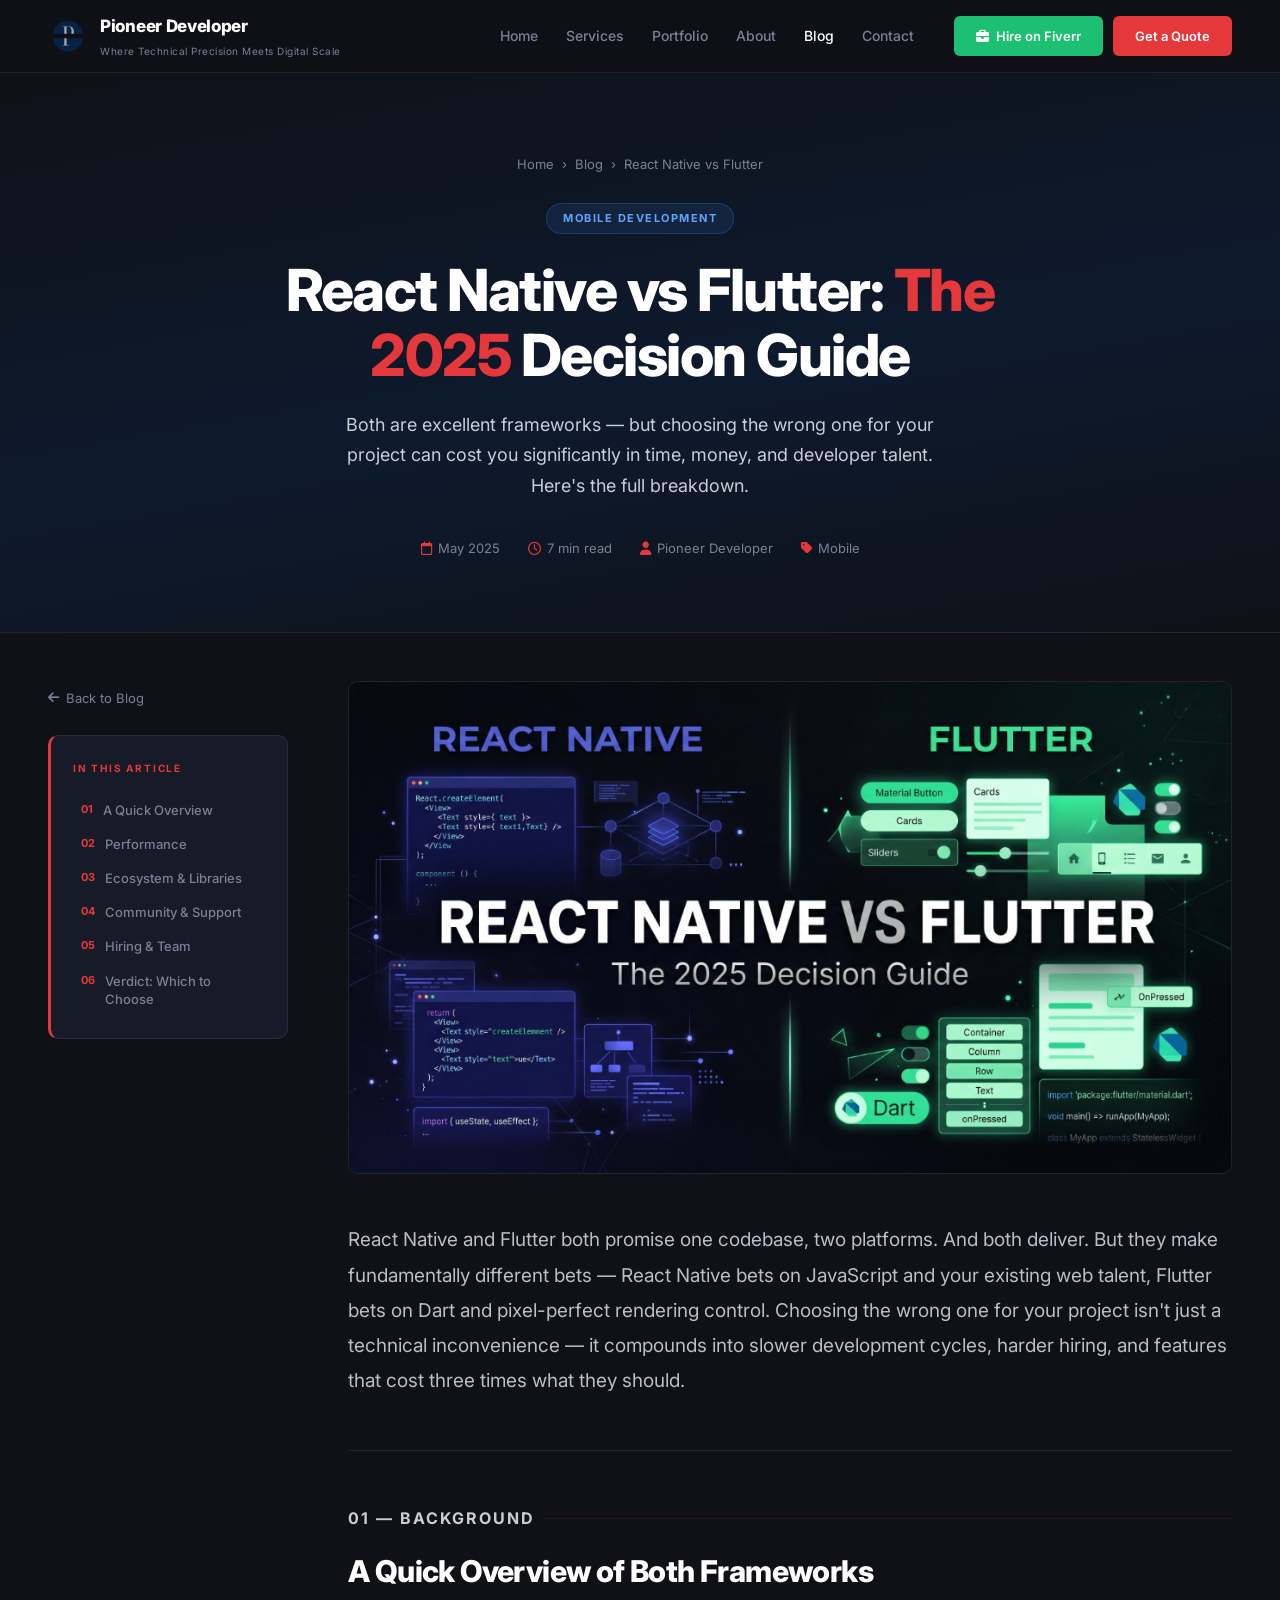
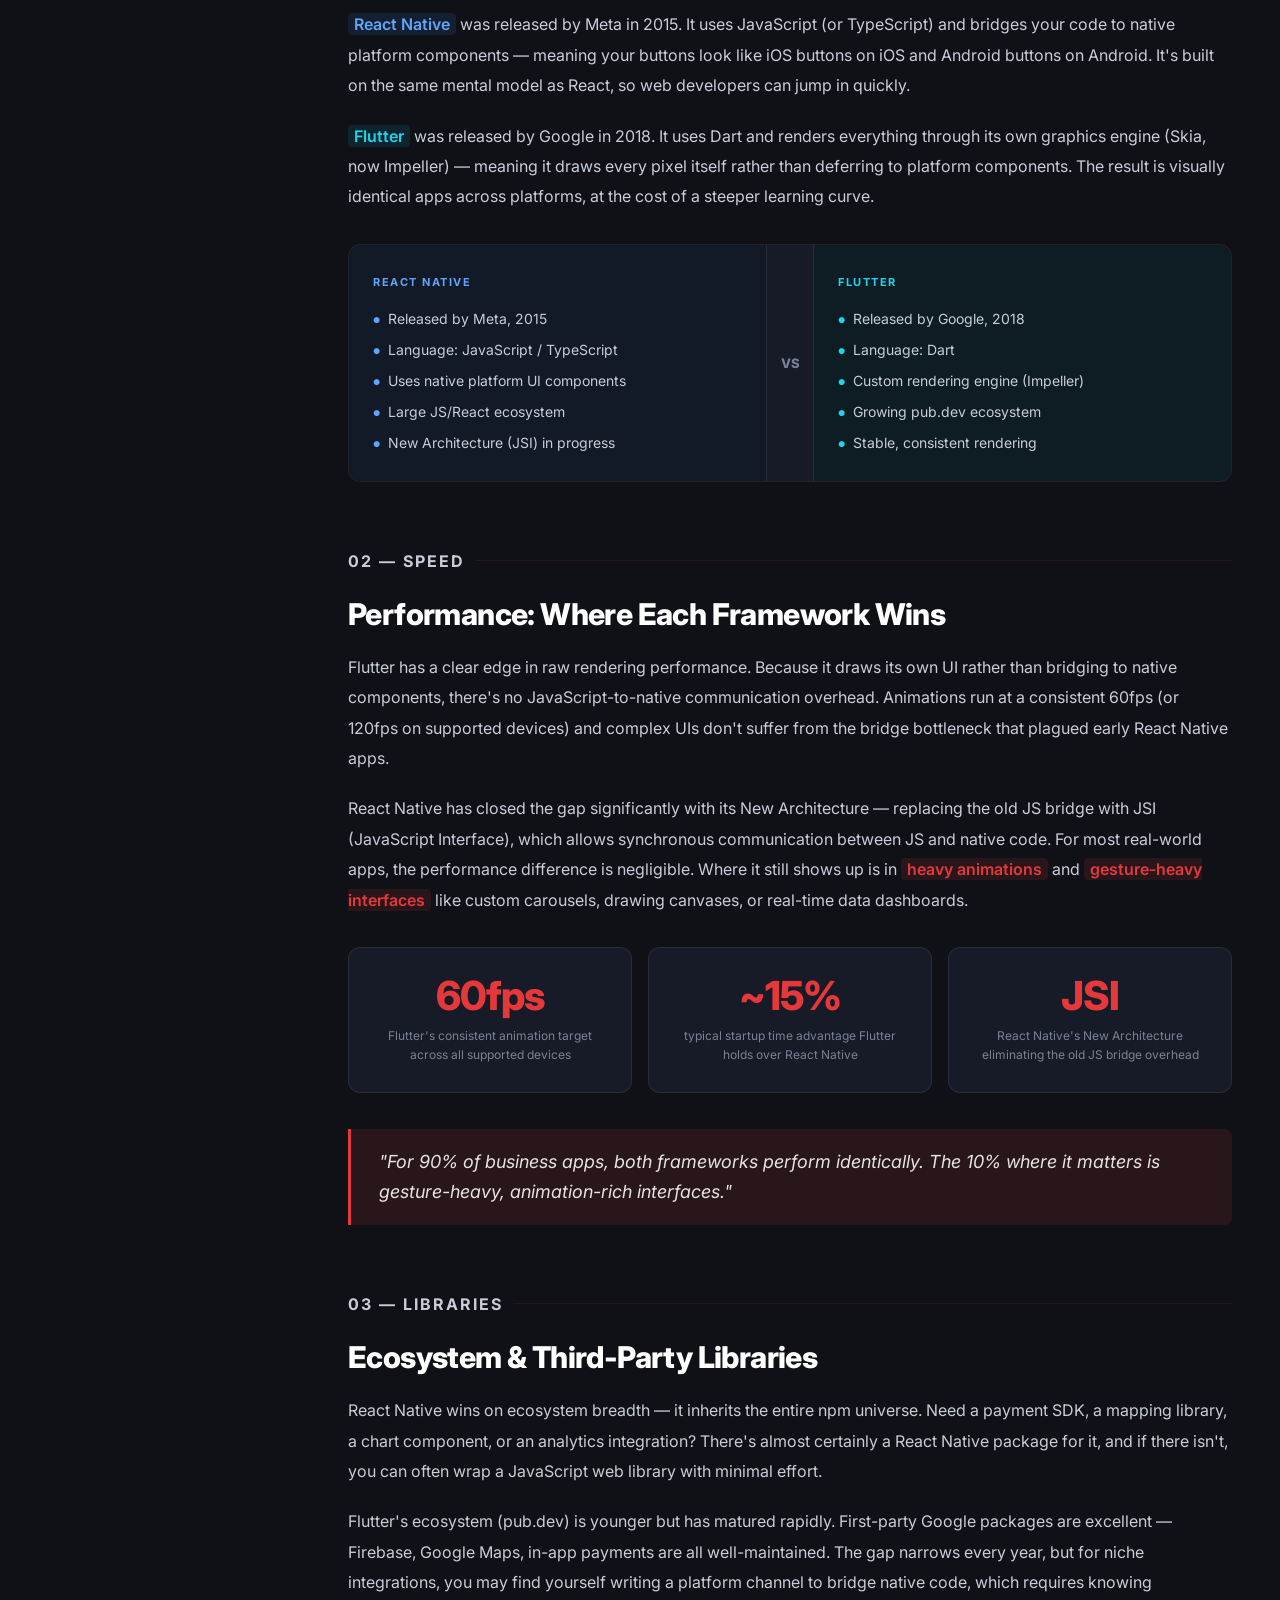
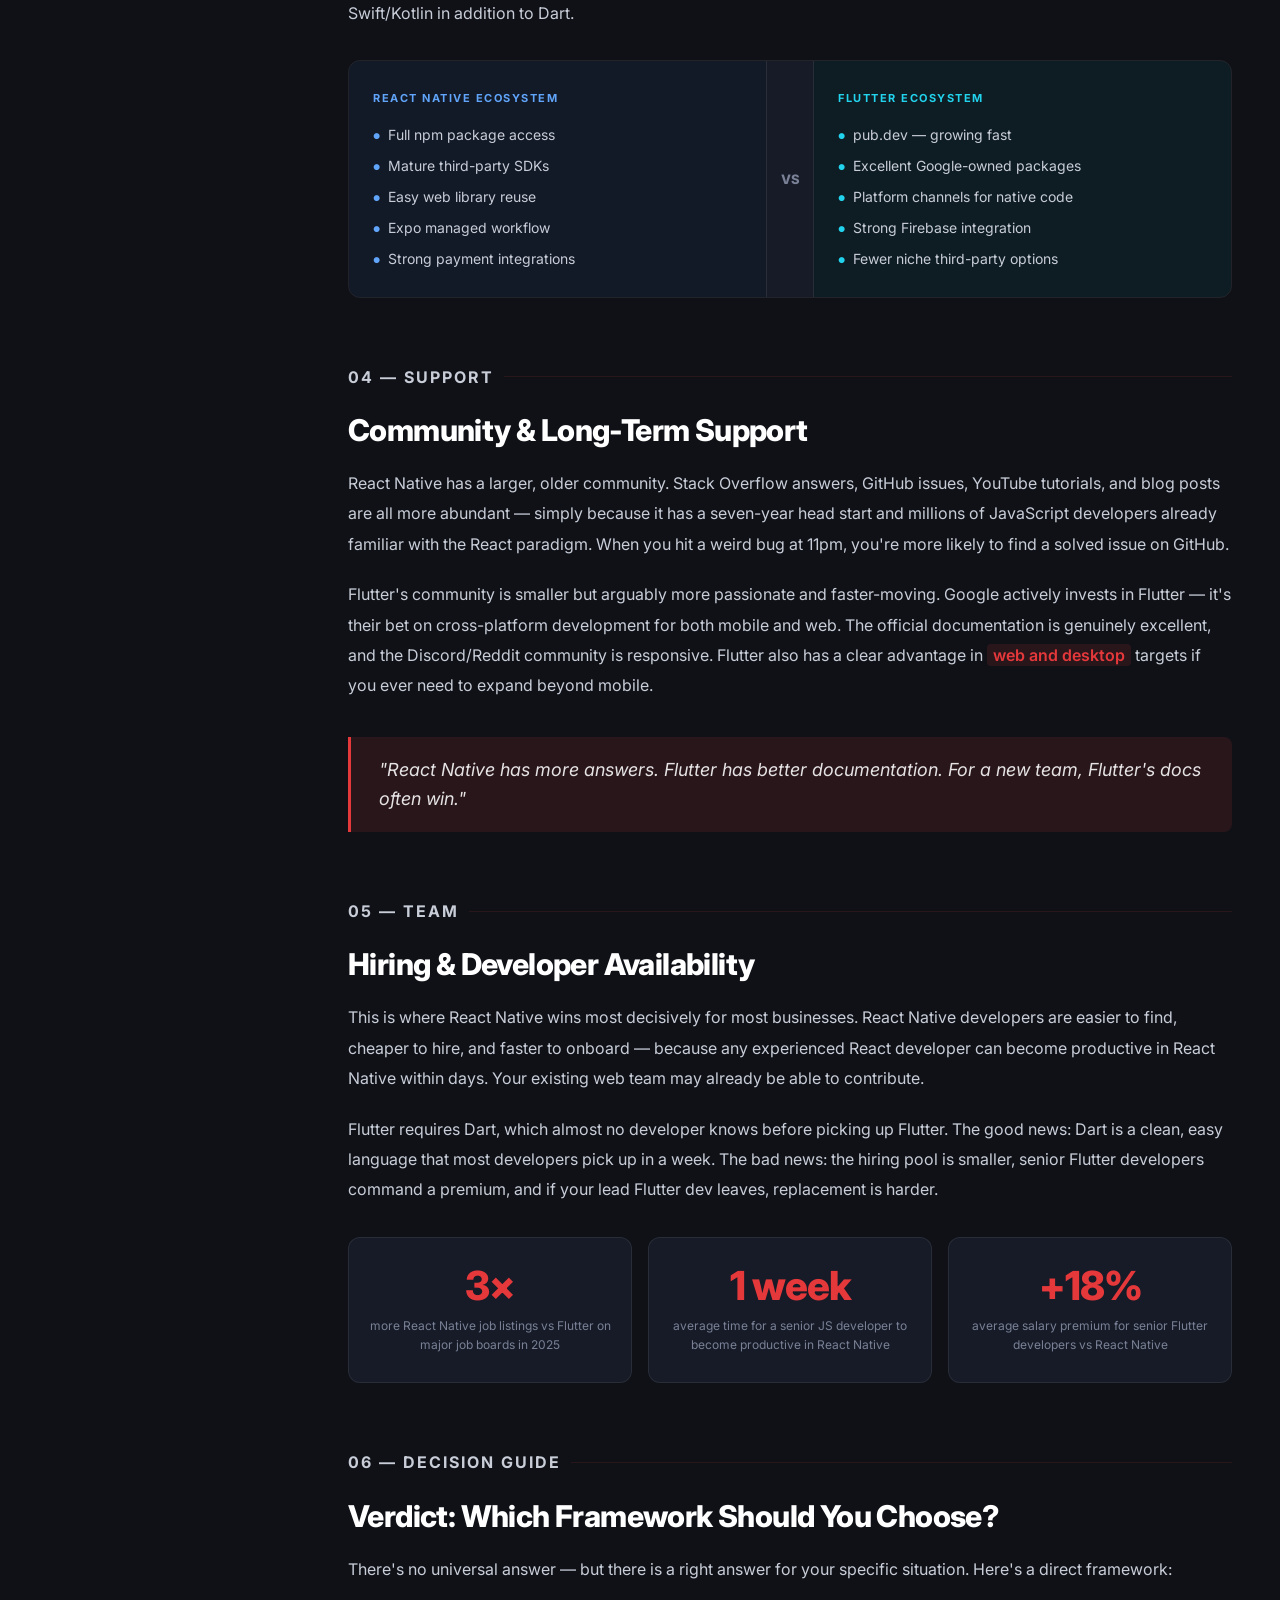
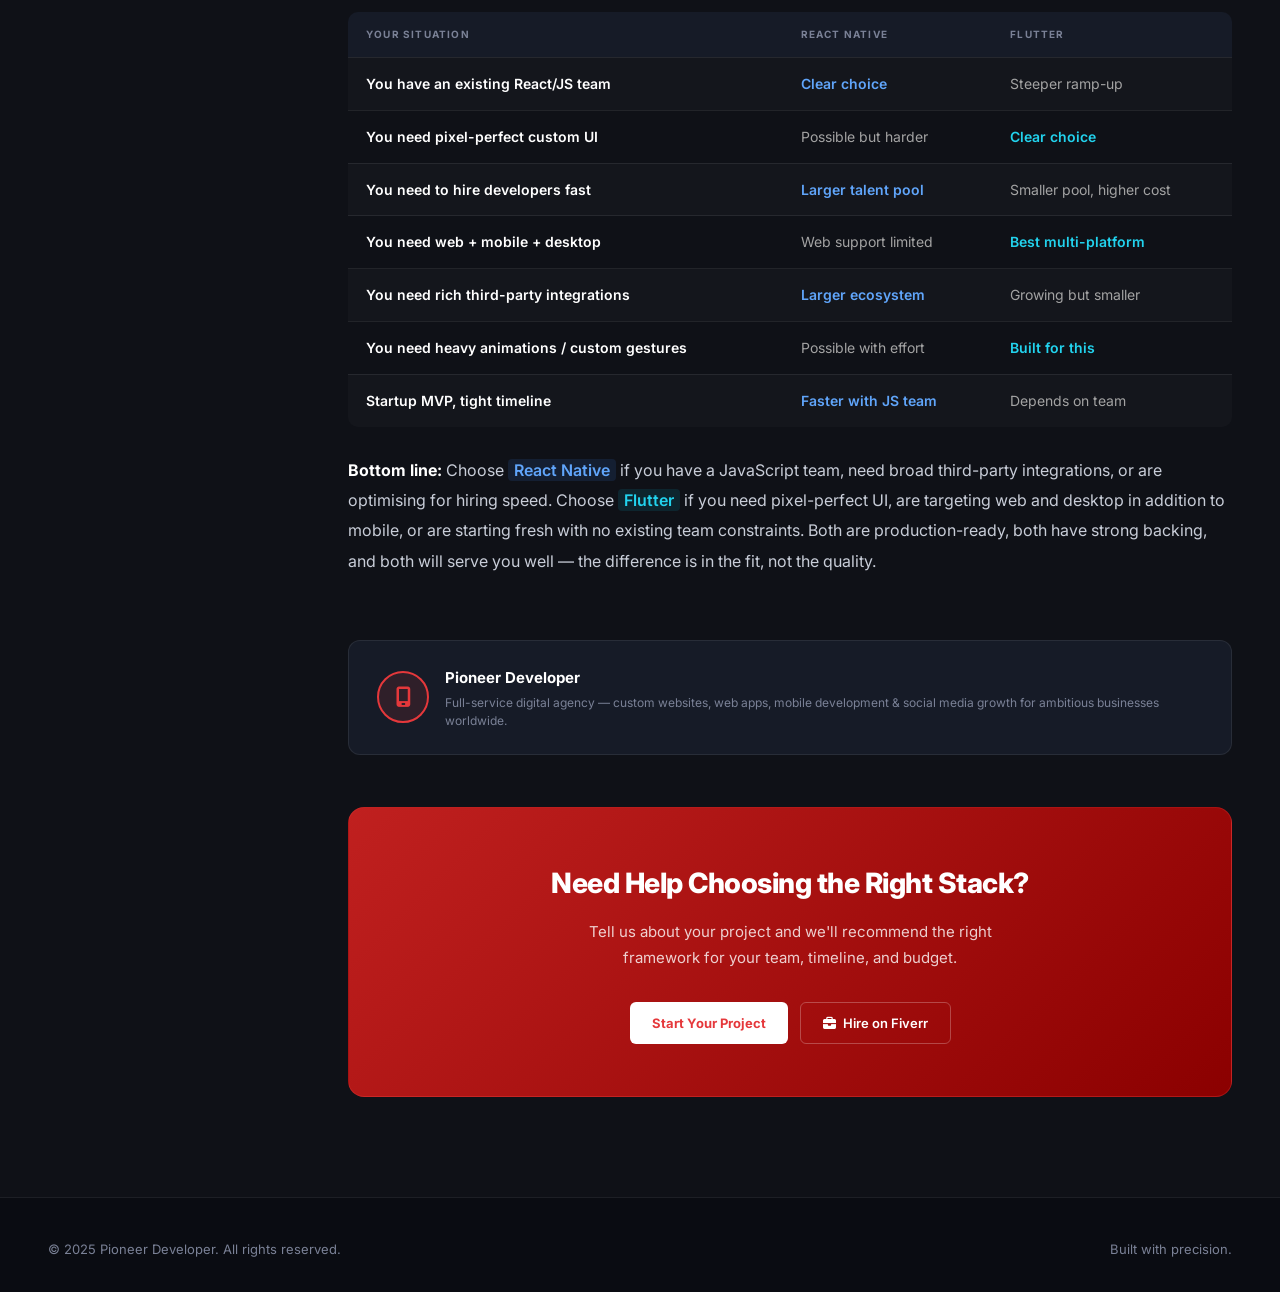
<file: blog-react-flutter.html>
<!DOCTYPE html>
<html lang="en">
<head>
  <meta charset="UTF-8" />
  <meta name="viewport" content="width=device-width, initial-scale=1.0" />
  <title>React Native vs Flutter: The 2025 Decision Guide — Pioneer Developer</title>
  <meta name="description" content="React Native or Flutter? This guide breaks down performance, ecosystem, community support, and hiring so you can make the right call for your project." />
  <link rel="preconnect" href="https://fonts.googleapis.com" />
  <link rel="preconnect" href="https://fonts.gstatic.com" crossorigin />
  <link href="https://fonts.googleapis.com/css2?family=Inter:wght@400;500;600;700;800&display=swap" rel="stylesheet" />
  <link rel="stylesheet" href="https://cdnjs.cloudflare.com/ajax/libs/font-awesome/6.5.0/css/all.min.css" />

  <style>
    *, *::before, *::after { box-sizing: border-box; margin: 0; padding: 0; }

    :root {
      --bg-dark: #0f1117;
      --bg-card: #161b27;
      --accent: #e5383b;
      --accent-dim: rgba(229,56,59,0.12);
      --white: #ffffff;
      --text: #c8cdd8;
      --text-muted: #7a8196;
      --border: rgba(255,255,255,0.08);
    }

    html { scroll-behavior: smooth; }
    body { font-family: 'Inter', sans-serif; background: var(--bg-dark); color: var(--text); line-height: 1.7; }

    /* NAV */
    .site-nav {
      position: sticky; top: 0; z-index: 100;
      background: rgba(15,17,23,0.95);
      backdrop-filter: blur(14px);
      border-bottom: 1px solid var(--border);
    }
    .nav-inner {
      max-width: 1280px; margin: 0 auto;
      padding: 0 48px; height: 72px;
      display: flex; align-items: center; gap: 40px;
    }
    .nav-logo { text-decoration: none; flex-shrink: 0; display: flex; align-items: center; gap: 12px; }
    .nav-logo-img { height: 40px; width: auto; object-fit: contain; }
    .nav-logo-text { font-size: 17px; font-weight: 800; color: var(--white); letter-spacing: -0.3px; }
    .nav-logo-sub { display: block; font-size: 10px; color: var(--text-muted); letter-spacing: 0.5px; margin-top: 2px; }
    .nav-links { display: flex; gap: 28px; list-style: none; margin-left: auto; }
    .nav-links a { font-size: 14px; font-weight: 500; color: var(--text-muted); text-decoration: none; transition: color .2s; }
    .nav-links a:hover, .nav-links a.active { color: var(--white); }
    .nav-cta { display: flex; gap: 10px; flex-shrink: 0; }
    .btn {
      display: inline-flex; align-items: center; gap: 7px;
      padding: 9px 22px; border-radius: 6px;
      font-size: 13px; font-weight: 600; text-decoration: none;
      transition: opacity .2s, transform .15s; cursor: pointer; border: none;
    }
    .btn:hover { opacity: .85; transform: translateY(-1px); }
    .btn-primary { background: var(--accent); color: #fff; }
    .btn-fiverr { background: #1dbf73; color: #fff; }
    .btn-white { background: #fff; color: var(--accent); font-weight: 700; }
    .btn-ghost { border: 1px solid rgba(255,255,255,0.25); color: #fff; background: transparent; }

    /* HERO */
    .article-hero {
      width: 100%;
      background: linear-gradient(170deg, #0f1117 0%, #0d1a2e 55%, #0f1117 100%);
      border-bottom: 1px solid var(--border);
      padding: 80px 48px 72px;
      text-align: center;
    }
    .breadcrumb {
      display: flex; justify-content: center; gap: 8px; align-items: center;
      font-size: 13px; color: var(--text-muted); margin-bottom: 28px;
    }
    .breadcrumb a { color: var(--text-muted); text-decoration: none; transition: color .2s; }
    .breadcrumb a:hover { color: var(--white); }
    .article-tag {
      display: inline-block;
      background: rgba(59,130,246,0.12); color: #60a5fa;
      font-size: 11px; font-weight: 700; letter-spacing: 1.5px;
      text-transform: uppercase; padding: 5px 16px; border-radius: 20px;
      border: 1px solid rgba(59,130,246,0.25); margin-bottom: 24px;
    }
    .article-hero h1 {
      font-size: clamp(32px, 5vw, 58px);
      font-weight: 800; color: var(--white);
      line-height: 1.12; letter-spacing: -1.5px;
      max-width: 820px; margin: 0 auto 22px;
    }
    .article-hero h1 em { color: var(--accent); font-style: normal; }
    .article-hero .subtitle {
      font-size: 18px; color: var(--text);
      max-width: 640px; margin: 0 auto 36px; line-height: 1.7;
    }
    .article-meta {
      display: flex; justify-content: center; gap: 28px; flex-wrap: wrap;
      font-size: 13px; color: var(--text-muted);
    }
    .article-meta span { display: flex; align-items: center; gap: 6px; }
    .article-meta i { color: var(--accent); }

    /* LAYOUT */
    .article-layout {
      max-width: 1280px; margin: 0 auto;
      padding: 48px 48px 100px;
      display: grid;
      grid-template-columns: 240px 1fr;
      gap: 60px;
      align-items: start;
    }

    /* SIDEBAR */
    .toc-sidebar { position: sticky; top: 96px; }
    .toc-box {
      background: var(--bg-card);
      border: 1px solid var(--border);
      border-left: 3px solid var(--accent);
      border-radius: 10px; padding: 24px 22px;
    }
    .toc-box h4 {
      font-size: 10px; font-weight: 700; letter-spacing: 1.8px;
      text-transform: uppercase; color: var(--accent); margin-bottom: 18px;
    }
    .toc-box ul { list-style: none; display: flex; flex-direction: column; gap: 4px; }
    .toc-box ul li a {
      font-size: 13px; font-weight: 500; color: var(--text-muted);
      text-decoration: none; display: flex; align-items: flex-start; gap: 10px;
      padding: 6px 8px; border-radius: 6px; transition: all .2s; line-height: 1.4;
    }
    .toc-box ul li a:hover { color: var(--white); background: rgba(255,255,255,0.05); }
    .toc-num { color: var(--accent); font-size: 11px; font-weight: 700; flex-shrink: 0; margin-top: 1px; }
    .back-link {
      display: inline-flex; align-items: center; gap: 7px;
      color: var(--text-muted); font-size: 13px; text-decoration: none;
      margin-bottom: 20px; transition: color .2s; padding: 6px 0;
    }
    .back-link:hover { color: var(--white); }

    /* CONTENT */
    .article-content { min-width: 0; }

    .article-img {
      width: 100%; border-radius: 10px;
      border: 1px solid var(--border);
      display: block; margin-bottom: 48px;
    }

    .lead {
      font-size: 19px; line-height: 1.85;
      color: rgba(200,205,216,0.92);
      margin-bottom: 52px;
      padding-bottom: 52px;
      border-bottom: 1px solid var(--border);
    }

    .article-section { margin-bottom: 64px; }
    .section-eyebrow {
      font-size: 10px; font-weight: 700; letter-spacing: 2px;
      text-transform: uppercase; color: var(--accent); margin-bottom: 10px;
      display: flex; align-items: center; gap: 10px;
    }
    .section-eyebrow::after { content: ''; flex: 1; height: 1px; background: var(--accent-dim); }
    .article-section h2 {
      font-size: 30px; font-weight: 800; color: var(--white);
      letter-spacing: -0.6px; margin-bottom: 20px; line-height: 1.2;
    }
    .article-section p { font-size: 16px; line-height: 1.9; color: var(--text); margin-bottom: 20px; }
    .article-section p:last-child { margin-bottom: 0; }

    /* VS COMPARE */
    .vs-box {
      display: grid; grid-template-columns: 1fr 48px 1fr;
      gap: 0; border-radius: 12px; overflow: hidden;
      border: 1px solid var(--border); margin: 32px 0; align-items: stretch;
    }
    .vs-col { padding: 28px 24px; }
    .vs-col.rn { background: rgba(59,130,246,0.07); }
    .vs-col.fl { background: rgba(6,182,212,0.07); }
    .vs-divider {
      display: flex; align-items: center; justify-content: center;
      background: var(--bg-card);
      font-size: 13px; font-weight: 800; color: var(--text-muted);
      border-left: 1px solid var(--border); border-right: 1px solid var(--border);
    }
    .vs-col h5 {
      font-size: 11px; font-weight: 700; letter-spacing: 1.5px;
      text-transform: uppercase; margin-bottom: 16px;
    }
    .vs-col.rn h5 { color: #60a5fa; }
    .vs-col.fl h5 { color: #22d3ee; }
    .vs-col ul { list-style: none; display: flex; flex-direction: column; gap: 10px; }
    .vs-col ul li { font-size: 14px; display: flex; align-items: flex-start; gap: 8px; line-height: 1.5; color: var(--text); }
    .vs-col.rn ul li::before { content: "●"; color: #60a5fa; font-size: 8px; flex-shrink: 0; margin-top: 6px; }
    .vs-col.fl ul li::before { content: "●"; color: #22d3ee; font-size: 8px; flex-shrink: 0; margin-top: 6px; }

    /* stat cards */
    .stat-row { display: grid; grid-template-columns: repeat(3,1fr); gap: 16px; margin: 32px 0; }
    .stat-card {
      background: var(--bg-card); border: 1px solid var(--border);
      border-radius: 12px; padding: 28px 20px; text-align: center;
    }
    .stat-card .num { font-size: 40px; font-weight: 800; color: var(--accent); line-height: 1; margin-bottom: 10px; letter-spacing: -1px; }
    .stat-card .label { font-size: 12px; color: var(--text-muted); line-height: 1.6; }

    /* pull quote */
    .pull-quote {
      border-left: 3px solid var(--accent);
      padding: 18px 28px; margin: 36px 0;
      background: var(--accent-dim); border-radius: 0 8px 8px 0;
    }
    .pull-quote p { font-size: 18px; font-style: italic; line-height: 1.65; color: rgba(255,255,255,0.88); margin: 0 !important; }

    /* highlight */
    .hl { background: var(--accent-dim); color: var(--accent); padding: 1px 6px; border-radius: 4px; font-weight: 600; }
    .hl-blue { background: rgba(59,130,246,0.12); color: #60a5fa; padding: 1px 6px; border-radius: 4px; font-weight: 600; }
    .hl-cyan { background: rgba(6,182,212,0.12); color: #22d3ee; padding: 1px 6px; border-radius: 4px; font-weight: 600; }

    /* decision table */
    .verdict-table { width: 100%; border-collapse: collapse; margin: 28px 0; font-size: 14px; border-radius: 10px; overflow: hidden; }
    .verdict-table thead tr { background: var(--bg-card); }
    .verdict-table th {
      text-align: left; font-size: 10px; letter-spacing: 1.2px;
      text-transform: uppercase; color: var(--text-muted);
      padding: 14px 18px; border-bottom: 1px solid var(--border);
    }
    .verdict-table td { padding: 14px 18px; border-bottom: 1px solid var(--border); color: var(--text); vertical-align: middle; }
    .verdict-table tbody tr:last-child td { border-bottom: none; }
    .verdict-table tbody tr:nth-child(odd) { background: rgba(255,255,255,0.02); }
    .verdict-table .cat { color: var(--white); font-weight: 600; }
    .verdict-table .win-rn { color: #60a5fa; font-weight: 600; }
    .verdict-table .win-fl { color: #22d3ee; font-weight: 600; }
    .verdict-table .tie { color: #a3a3a3; }

    /* author bar */
    .author-bar {
      display: flex; gap: 16px; align-items: center;
      background: var(--bg-card); border: 1px solid var(--border);
      border-radius: 12px; padding: 24px 28px; margin-top: 64px;
    }
    .author-avatar {
      width: 52px; height: 52px; border-radius: 50%;
      background: var(--accent-dim); border: 2px solid var(--accent);
      display: flex; align-items: center; justify-content: center;
      font-size: 20px; flex-shrink: 0; color: var(--accent);
    }
    .author-name { font-size: 15px; font-weight: 700; color: var(--white); }
    .author-role { font-size: 12px; color: var(--text-muted); margin-top: 3px; line-height: 1.5; }

    /* CTA */
    .article-cta {
      background: linear-gradient(135deg, #c0201f 0%, #8b0000 100%);
      border-radius: 16px; padding: 52px 40px;
      text-align: center; margin-top: 52px;
      border: 1px solid rgba(229,56,59,0.3);
    }
    .article-cta h3 { font-size: 28px; font-weight: 800; color: #fff; margin-bottom: 12px; letter-spacing: -0.5px; }
    .article-cta p { color: rgba(255,255,255,0.8); font-size: 15px; margin-bottom: 32px; max-width: 460px; margin-left: auto; margin-right: auto; }
    .btn-row { display: flex; gap: 12px; justify-content: center; flex-wrap: wrap; }

    /* footer */
    .site-footer { background: #0a0c12; border-top: 1px solid var(--border); padding: 40px 48px 32px; }
    .footer-bottom {
      max-width: 1280px; margin: 0 auto;
      display: flex; justify-content: space-between; flex-wrap: wrap;
      gap: 8px; font-size: 13px; color: var(--text-muted);
    }

    /* responsive */
    @media (max-width: 900px) {
      .article-layout { grid-template-columns: 1fr; padding: 32px 24px 80px; gap: 40px; }
      .toc-sidebar { position: static; }
      .article-hero { padding: 60px 24px 56px; }
      .nav-links, .nav-cta { display: none; }
      .nav-inner { padding: 0 24px; }
      .stat-row { grid-template-columns: 1fr 1fr; }
      .vs-box { grid-template-columns: 1fr; }
      .vs-divider { padding: 12px; border: none; border-top: 1px solid var(--border); border-bottom: 1px solid var(--border); }
    }
    @media (max-width: 520px) {
      .stat-row { grid-template-columns: 1fr; }
      .article-hero h1 { font-size: 30px; }
    }
  </style>
</head>
<body>

<!-- NAV -->
<nav class="site-nav" role="navigation" aria-label="Main navigation">
  <div class="nav-inner">
    <a href="index.html" class="nav-logo" aria-label="Pioneer Developer Home">
      <img src="images/logo.png" alt="Pioneer Developer Logo" class="nav-logo-img" />
      <div>
        <span class="nav-logo-text">Pioneer Developer</span>
        <span class="nav-logo-sub">Where Technical Precision Meets Digital Scale</span>
      </div>
    </a>
    <ul class="nav-links">
      <li><a href="index.html">Home</a></li>
      <li><a href="services.html">Services</a></li>
      <li><a href="portfolio.html">Portfolio</a></li>
      <li><a href="about.html">About</a></li>
      <li><a href="blog.html" class="active">Blog</a></li>
      <li><a href="contact.html">Contact</a></li>
    </ul>
    <div class="nav-cta">
      <a href="https://www.fiverr.com/faatimaah2004" target="_blank" rel="noopener" class="btn btn-fiverr">
        <i class="fa-solid fa-briefcase"></i> Hire on Fiverr
      </a>
      <a href="contact.html" class="btn btn-primary">Get a Quote</a>
    </div>
  </div>
</nav>

<!-- HERO -->
<header class="article-hero">
  <nav class="breadcrumb" aria-label="Breadcrumb">
    <a href="index.html">Home</a>
    <span>›</span>
    <a href="blog.html">Blog</a>
    <span>›</span>
    <span>React Native vs Flutter</span>
  </nav>
  <span class="article-tag">Mobile Development</span>
  <h1>React Native vs Flutter: <em>The 2025</em> Decision Guide</h1>
  <p class="subtitle">Both are excellent frameworks — but choosing the wrong one for your project can cost you significantly in time, money, and developer talent. Here's the full breakdown.</p>
  <div class="article-meta">
    <span><i class="fa-regular fa-calendar"></i> May 2025</span>
    <span><i class="fa-regular fa-clock"></i> 7 min read</span>
    <span><i class="fa-solid fa-user"></i> Pioneer Developer</span>
    <span><i class="fa-solid fa-tag"></i> Mobile</span>
  </div>
</header>

<!-- MAIN LAYOUT -->
<div class="article-layout">

  <!-- SIDEBAR -->
  <aside class="toc-sidebar">
    <a href="blog.html" class="back-link">
      <i class="fa-solid fa-arrow-left"></i> Back to Blog
    </a>
    <div class="toc-box">
      <h4>In This Article</h4>
      <ul>
        <li><a href="#overview"><span class="toc-num">01</span> A Quick Overview</a></li>
        <li><a href="#performance"><span class="toc-num">02</span> Performance</a></li>
        <li><a href="#ecosystem"><span class="toc-num">03</span> Ecosystem & Libraries</a></li>
        <li><a href="#community"><span class="toc-num">04</span> Community & Support</a></li>
        <li><a href="#hiring"><span class="toc-num">05</span> Hiring & Team</a></li>
        <li><a href="#verdict"><span class="toc-num">06</span> Verdict: Which to Choose</a></li>
      </ul>
    </div>
  </aside>

  <!-- CONTENT -->
  <article class="article-content">

    <!-- HERO IMAGE — same size treatment as custom website article -->
    <img
      src="images/blog-react-flutter.png"
      alt="UI/UX Principles — React Native vs Flutter mobile development"
      class="article-img"
    />

    <p class="lead">
      React Native and Flutter both promise one codebase, two platforms. And both deliver. But they make fundamentally different bets — React Native bets on JavaScript and your existing web talent, Flutter bets on Dart and pixel-perfect rendering control. Choosing the wrong one for your project isn't just a technical inconvenience — it compounds into slower development cycles, harder hiring, and features that cost three times what they should.
    </p>

    <!-- 01 OVERVIEW -->
    <section class="article-section" id="overview">
      <p class="section-eyebrow">01 — Background</p>
      <h2>A Quick Overview of Both Frameworks</h2>
      <p><span class="hl-blue">React Native</span> was released by Meta in 2015. It uses JavaScript (or TypeScript) and bridges your code to native platform components — meaning your buttons look like iOS buttons on iOS and Android buttons on Android. It's built on the same mental model as React, so web developers can jump in quickly.</p>
      <p><span class="hl-cyan">Flutter</span> was released by Google in 2018. It uses Dart and renders everything through its own graphics engine (Skia, now Impeller) — meaning it draws every pixel itself rather than deferring to platform components. The result is visually identical apps across platforms, at the cost of a steeper learning curve.</p>

      <div class="vs-box">
        <div class="vs-col rn">
          <h5>React Native</h5>
          <ul>
            <li>Released by Meta, 2015</li>
            <li>Language: JavaScript / TypeScript</li>
            <li>Uses native platform UI components</li>
            <li>Large JS/React ecosystem</li>
            <li>New Architecture (JSI) in progress</li>
          </ul>
        </div>
        <div class="vs-divider">VS</div>
        <div class="vs-col fl">
          <h5>Flutter</h5>
          <ul>
            <li>Released by Google, 2018</li>
            <li>Language: Dart</li>
            <li>Custom rendering engine (Impeller)</li>
            <li>Growing pub.dev ecosystem</li>
            <li>Stable, consistent rendering</li>
          </ul>
        </div>
      </div>
    </section>

    <!-- 02 PERFORMANCE -->
    <section class="article-section" id="performance">
      <p class="section-eyebrow">02 — Speed</p>
      <h2>Performance: Where Each Framework Wins</h2>
      <p>Flutter has a clear edge in raw rendering performance. Because it draws its own UI rather than bridging to native components, there's no JavaScript-to-native communication overhead. Animations run at a consistent 60fps (or 120fps on supported devices) and complex UIs don't suffer from the bridge bottleneck that plagued early React Native apps.</p>
      <p>React Native has closed the gap significantly with its New Architecture — replacing the old JS bridge with JSI (JavaScript Interface), which allows synchronous communication between JS and native code. For most real-world apps, the performance difference is negligible. Where it still shows up is in <span class="hl">heavy animations</span> and <span class="hl">gesture-heavy interfaces</span> like custom carousels, drawing canvases, or real-time data dashboards.</p>

      <div class="stat-row">
        <div class="stat-card">
          <div class="num">60fps</div>
          <div class="label">Flutter's consistent animation target across all supported devices</div>
        </div>
        <div class="stat-card">
          <div class="num">~15%</div>
          <div class="label">typical startup time advantage Flutter holds over React Native</div>
        </div>
        <div class="stat-card">
          <div class="num">JSI</div>
          <div class="label">React Native's New Architecture eliminating the old JS bridge overhead</div>
        </div>
      </div>

      <div class="pull-quote">
        <p>"For 90% of business apps, both frameworks perform identically. The 10% where it matters is gesture-heavy, animation-rich interfaces."</p>
      </div>
    </section>

    <!-- 03 ECOSYSTEM -->
    <section class="article-section" id="ecosystem">
      <p class="section-eyebrow">03 — Libraries</p>
      <h2>Ecosystem & Third-Party Libraries</h2>
      <p>React Native wins on ecosystem breadth — it inherits the entire npm universe. Need a payment SDK, a mapping library, a chart component, or an analytics integration? There's almost certainly a React Native package for it, and if there isn't, you can often wrap a JavaScript web library with minimal effort.</p>
      <p>Flutter's ecosystem (pub.dev) is younger but has matured rapidly. First-party Google packages are excellent — Firebase, Google Maps, in-app payments are all well-maintained. The gap narrows every year, but for niche integrations, you may find yourself writing a platform channel to bridge native code, which requires knowing Swift/Kotlin in addition to Dart.</p>

      <div class="vs-box">
        <div class="vs-col rn">
          <h5>React Native Ecosystem</h5>
          <ul>
            <li>Full npm package access</li>
            <li>Mature third-party SDKs</li>
            <li>Easy web library reuse</li>
            <li>Expo managed workflow</li>
            <li>Strong payment integrations</li>
          </ul>
        </div>
        <div class="vs-divider">VS</div>
        <div class="vs-col fl">
          <h5>Flutter Ecosystem</h5>
          <ul>
            <li>pub.dev — growing fast</li>
            <li>Excellent Google-owned packages</li>
            <li>Platform channels for native code</li>
            <li>Strong Firebase integration</li>
            <li>Fewer niche third-party options</li>
          </ul>
        </div>
      </div>
    </section>

    <!-- 04 COMMUNITY -->
    <section class="article-section" id="community">
      <p class="section-eyebrow">04 — Support</p>
      <h2>Community & Long-Term Support</h2>
      <p>React Native has a larger, older community. Stack Overflow answers, GitHub issues, YouTube tutorials, and blog posts are all more abundant — simply because it has a seven-year head start and millions of JavaScript developers already familiar with the React paradigm. When you hit a weird bug at 11pm, you're more likely to find a solved issue on GitHub.</p>
      <p>Flutter's community is smaller but arguably more passionate and faster-moving. Google actively invests in Flutter — it's their bet on cross-platform development for both mobile and web. The official documentation is genuinely excellent, and the Discord/Reddit community is responsive. Flutter also has a clear advantage in <span class="hl">web and desktop</span> targets if you ever need to expand beyond mobile.</p>

      <div class="pull-quote">
        <p>"React Native has more answers. Flutter has better documentation. For a new team, Flutter's docs often win."</p>
      </div>
    </section>

    <!-- 05 HIRING -->
    <section class="article-section" id="hiring">
      <p class="section-eyebrow">05 — Team</p>
      <h2>Hiring & Developer Availability</h2>
      <p>This is where React Native wins most decisively for most businesses. React Native developers are easier to find, cheaper to hire, and faster to onboard — because any experienced React developer can become productive in React Native within days. Your existing web team may already be able to contribute.</p>
      <p>Flutter requires Dart, which almost no developer knows before picking up Flutter. The good news: Dart is a clean, easy language that most developers pick up in a week. The bad news: the hiring pool is smaller, senior Flutter developers command a premium, and if your lead Flutter dev leaves, replacement is harder.</p>

      <div class="stat-row">
        <div class="stat-card">
          <div class="num">3×</div>
          <div class="label">more React Native job listings vs Flutter on major job boards in 2025</div>
        </div>
        <div class="stat-card">
          <div class="num">1 week</div>
          <div class="label">average time for a senior JS developer to become productive in React Native</div>
        </div>
        <div class="stat-card">
          <div class="num">+18%</div>
          <div class="label">average salary premium for senior Flutter developers vs React Native</div>
        </div>
      </div>
    </section>

    <!-- 06 VERDICT -->
    <section class="article-section" id="verdict">
      <p class="section-eyebrow">06 — Decision Guide</p>
      <h2>Verdict: Which Framework Should You Choose?</h2>
      <p>There's no universal answer — but there is a right answer for your specific situation. Here's a direct framework:</p>

      <table class="verdict-table">
        <thead>
          <tr>
            <th>Your Situation</th>
            <th>React Native</th>
            <th>Flutter</th>
          </tr>
        </thead>
        <tbody>
          <tr>
            <td class="cat">You have an existing React/JS team</td>
            <td class="win-rn">Clear choice</td>
            <td class="tie">Steeper ramp-up</td>
          </tr>
          <tr>
            <td class="cat">You need pixel-perfect custom UI</td>
            <td class="tie">Possible but harder</td>
            <td class="win-fl">Clear choice</td>
          </tr>
          <tr>
            <td class="cat">You need to hire developers fast</td>
            <td class="win-rn">Larger talent pool</td>
            <td class="tie">Smaller pool, higher cost</td>
          </tr>
          <tr>
            <td class="cat">You need web + mobile + desktop</td>
            <td class="tie">Web support limited</td>
            <td class="win-fl">Best multi-platform</td>
          </tr>
          <tr>
            <td class="cat">You need rich third-party integrations</td>
            <td class="win-rn">Larger ecosystem</td>
            <td class="tie">Growing but smaller</td>
          </tr>
          <tr>
            <td class="cat">You need heavy animations / custom gestures</td>
            <td class="tie">Possible with effort</td>
            <td class="win-fl">Built for this</td>
          </tr>
          <tr>
            <td class="cat">Startup MVP, tight timeline</td>
            <td class="win-rn">Faster with JS team</td>
            <td class="tie">Depends on team</td>
          </tr>
        </tbody>
      </table>

      <p><strong style="color:var(--white);">Bottom line:</strong> Choose <span class="hl-blue">React Native</span> if you have a JavaScript team, need broad third-party integrations, or are optimising for hiring speed. Choose <span class="hl-cyan">Flutter</span> if you need pixel-perfect UI, are targeting web and desktop in addition to mobile, or are starting fresh with no existing team constraints. Both are production-ready, both have strong backing, and both will serve you well — the difference is in the fit, not the quality.</p>
    </section>

    <!-- AUTHOR -->
    <div class="author-bar">
      <div class="author-avatar"><i class="fa-solid fa-mobile-screen"></i></div>
      <div>
        <div class="author-name">Pioneer Developer</div>
        <div class="author-role">Full-service digital agency — custom websites, web apps, mobile development &amp; social media growth for ambitious businesses worldwide.</div>
      </div>
    </div>

    <!-- CTA -->
    <div class="article-cta">
      <h3>Need Help Choosing the Right Stack?</h3>
      <p>Tell us about your project and we'll recommend the right framework for your team, timeline, and budget.</p>
      <div class="btn-row">
        <a href="contact.html" class="btn btn-white">Start Your Project</a>
        <a href="https://www.fiverr.com/faatimaah2004" target="_blank" rel="noopener" class="btn btn-ghost">
          <i class="fa-solid fa-briefcase"></i> Hire on Fiverr
        </a>
      </div>
    </div>

  </article>
</div>

<!-- FOOTER -->
<footer class="site-footer" role="contentinfo">
  <div class="footer-bottom">
    <p>© 2025 Pioneer Developer. All rights reserved.</p>
    <p>Built with precision.</p>
  </div>
</footer>

</body>
</html>
</file>
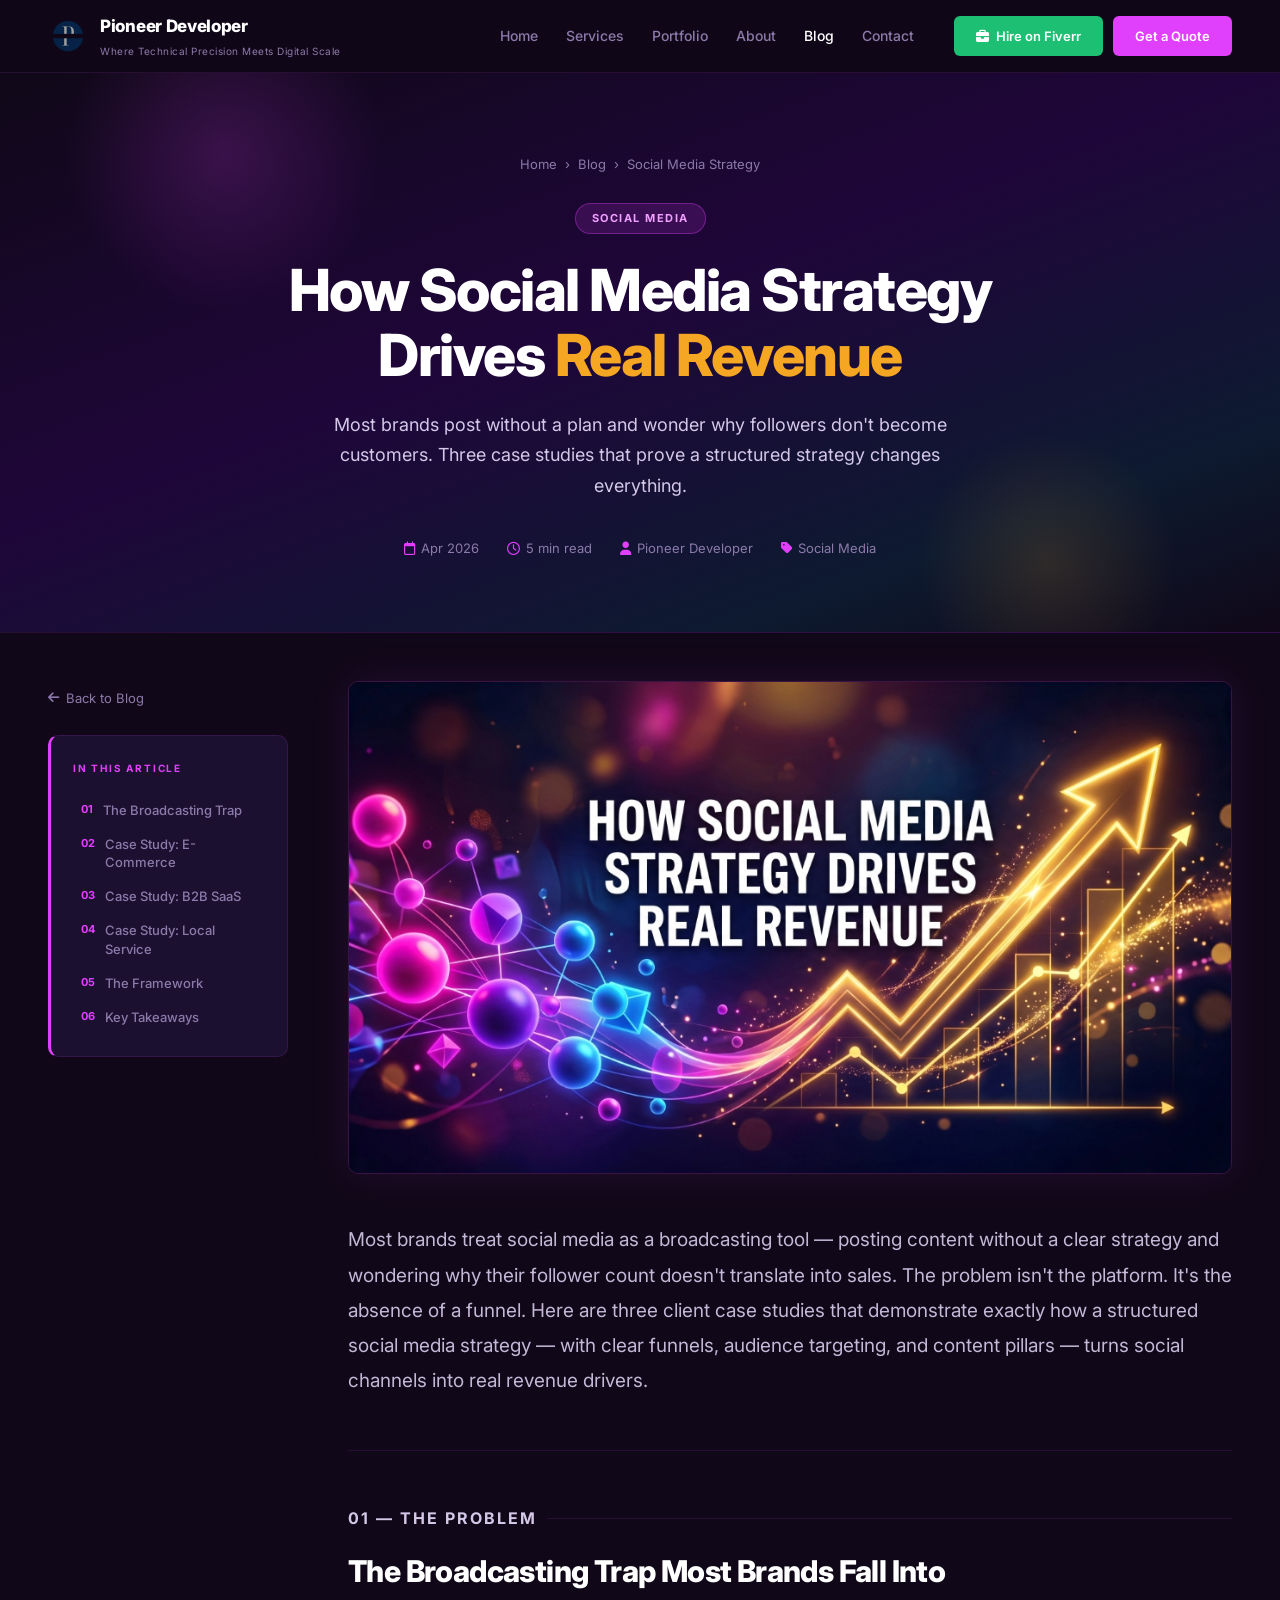
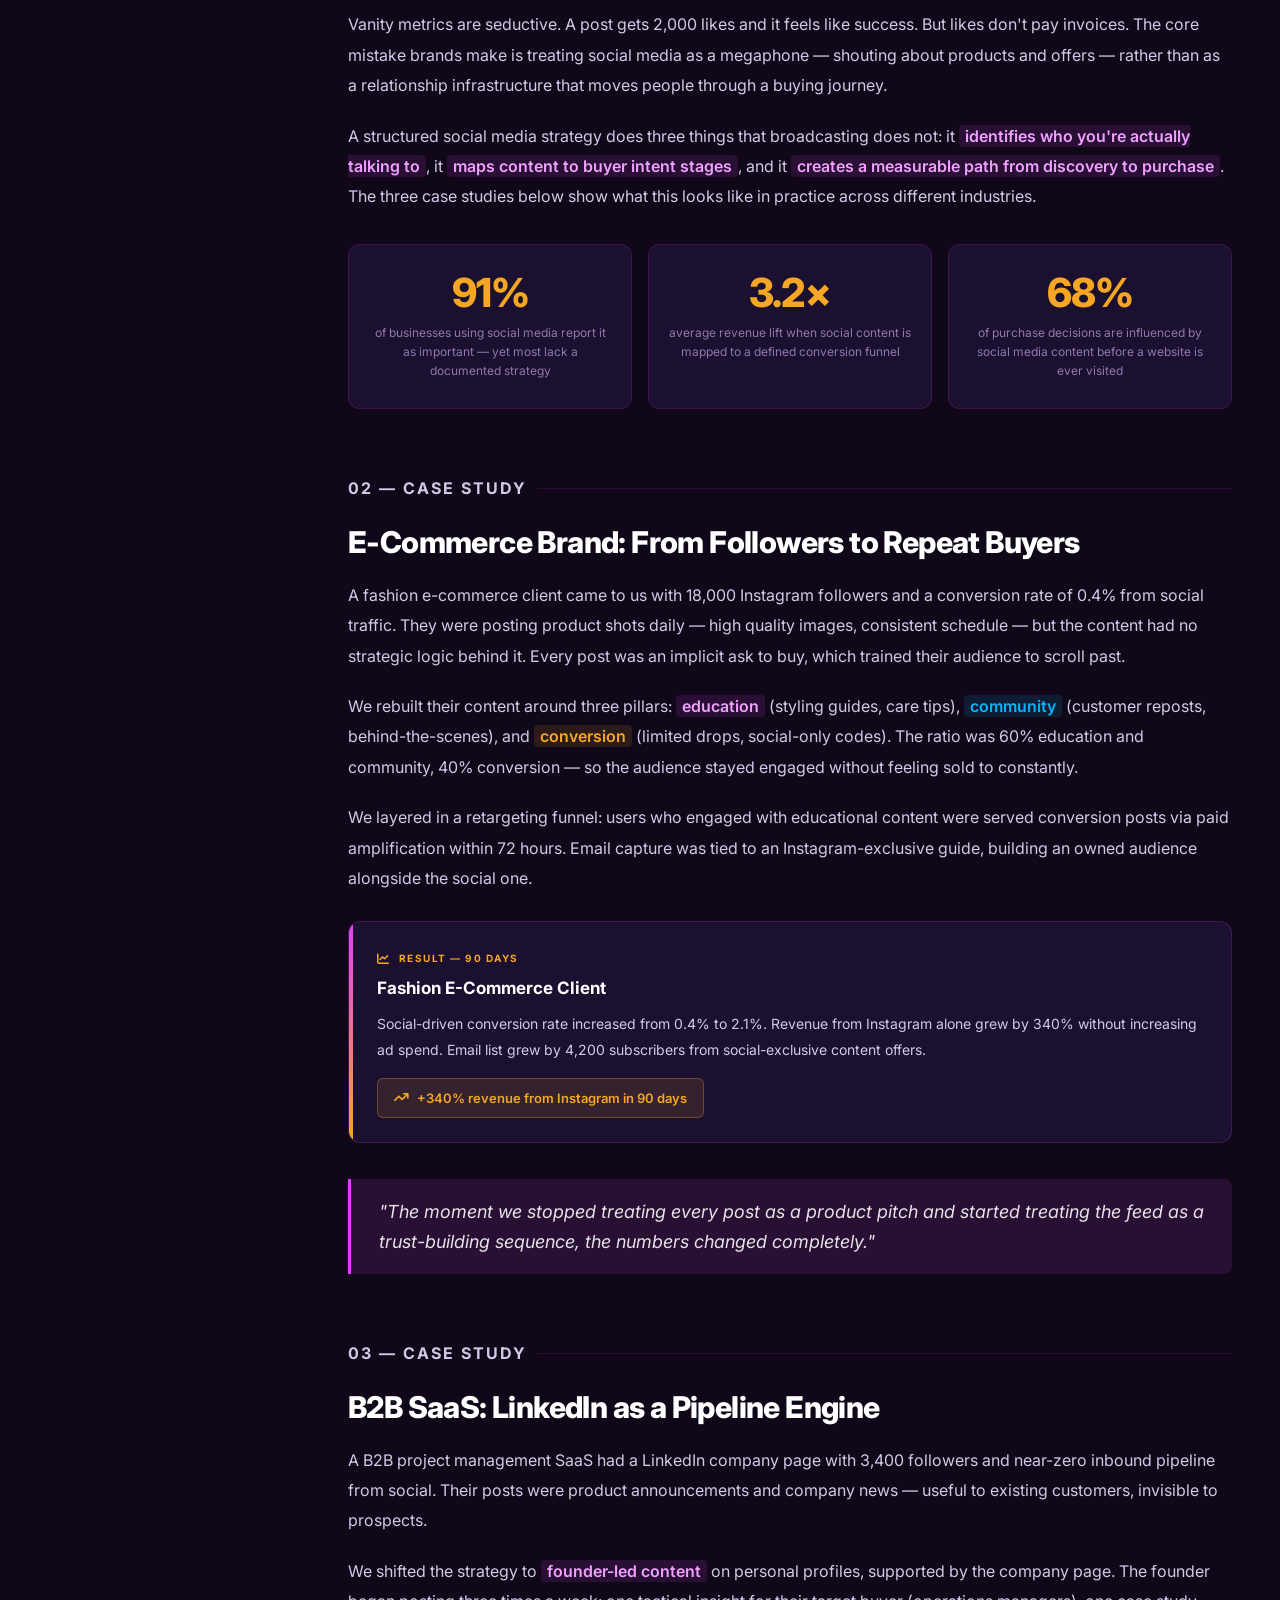
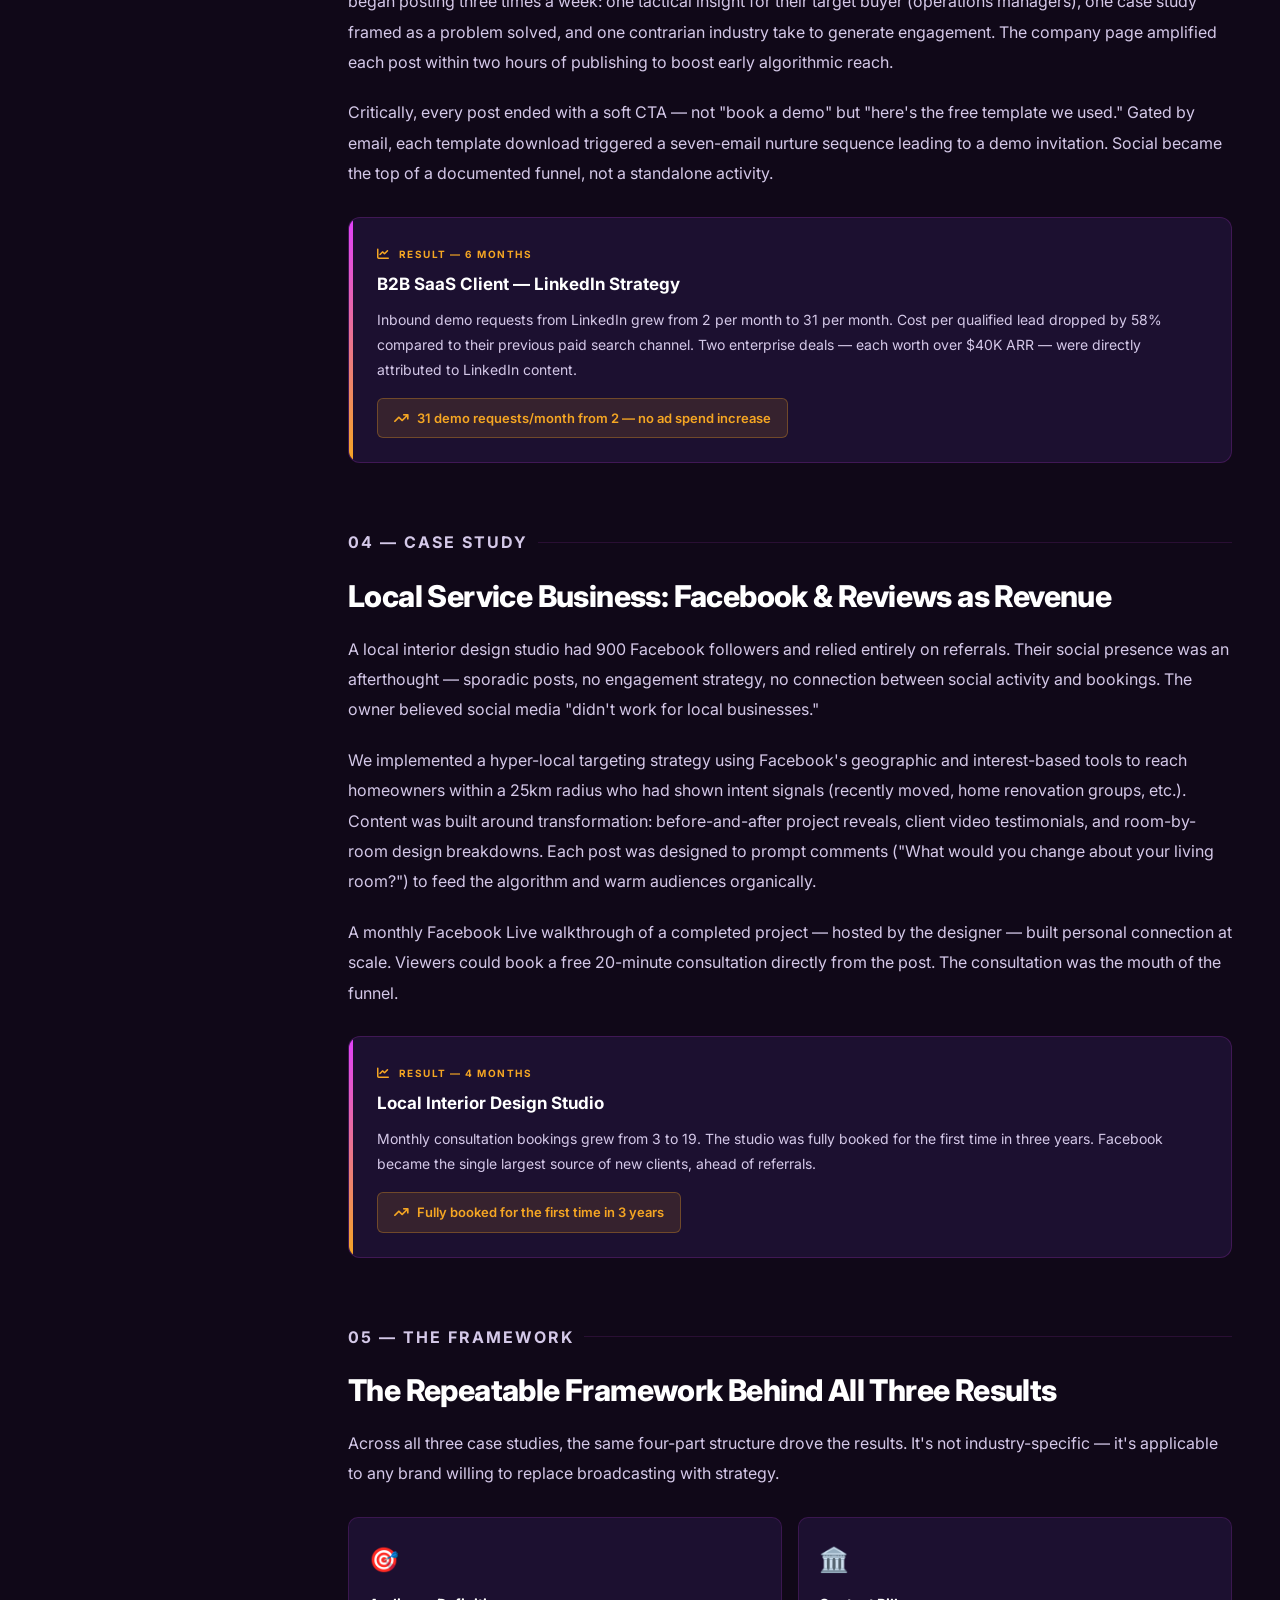
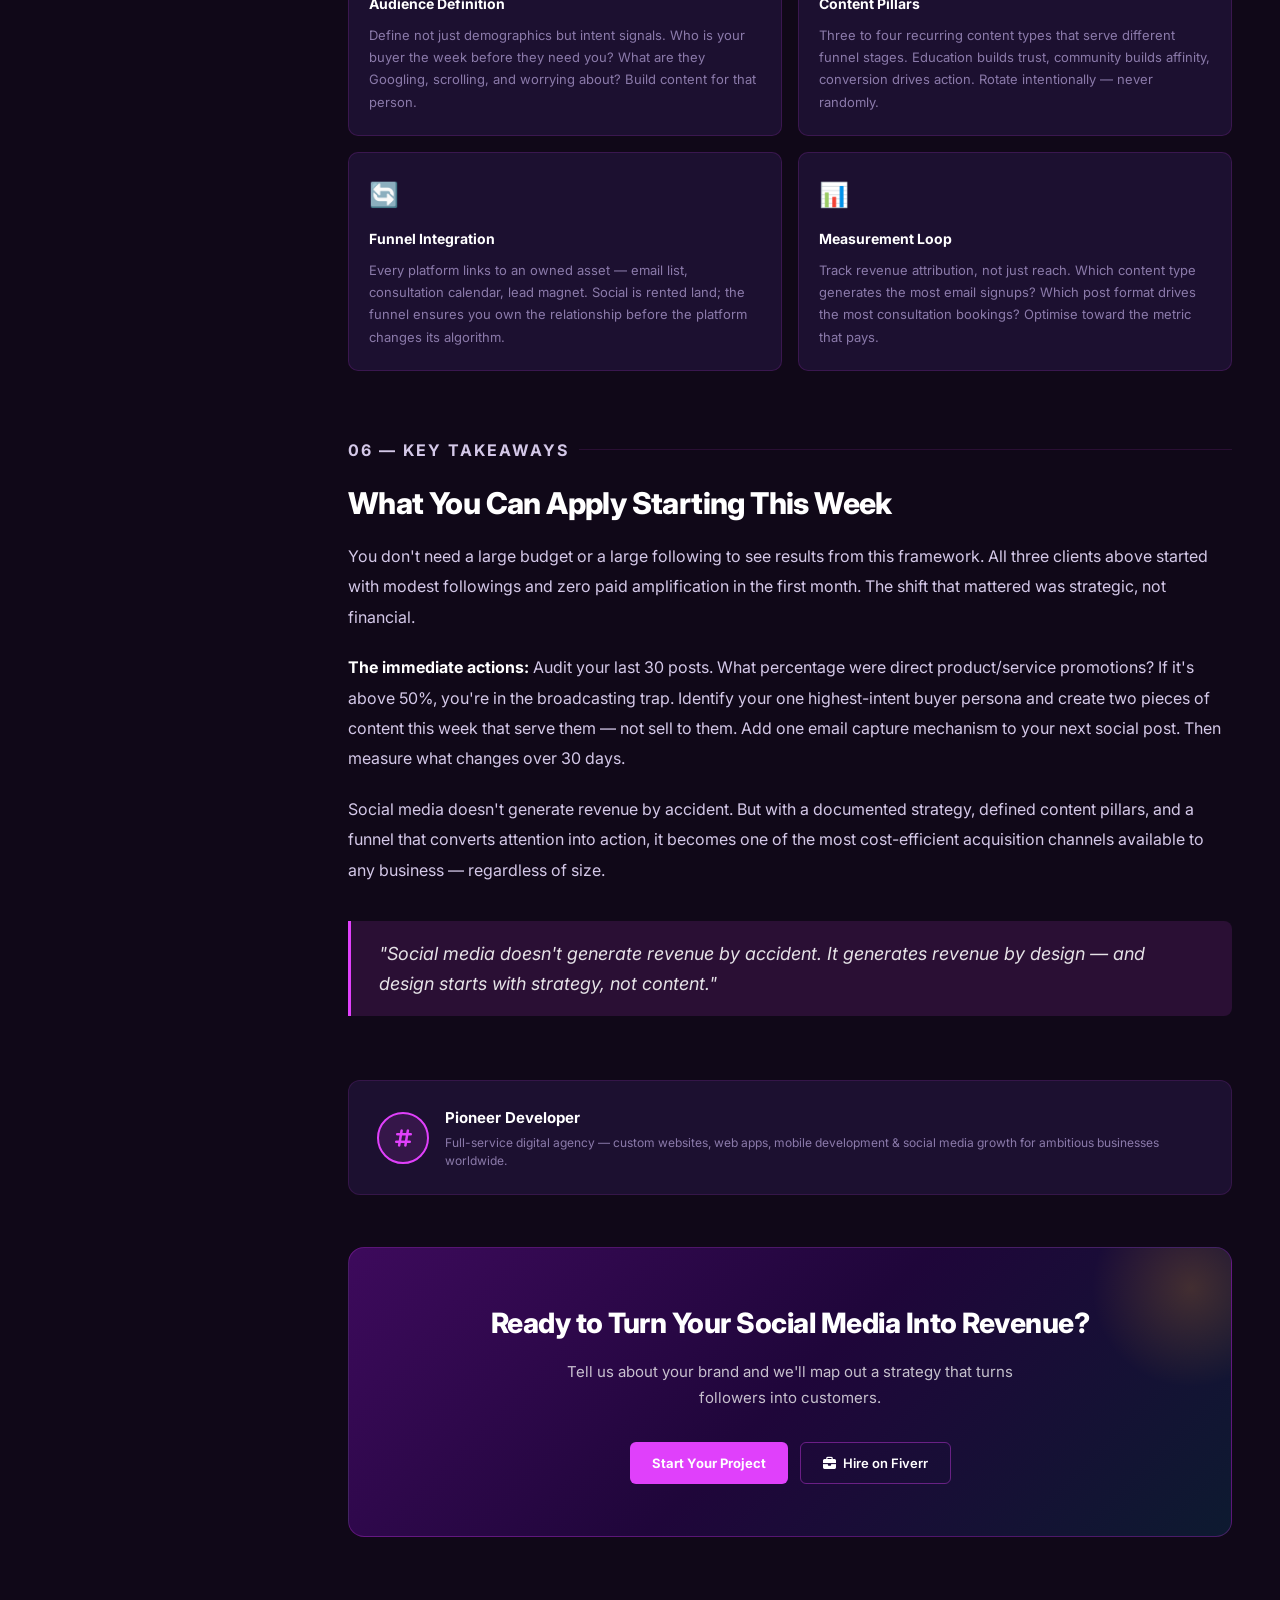
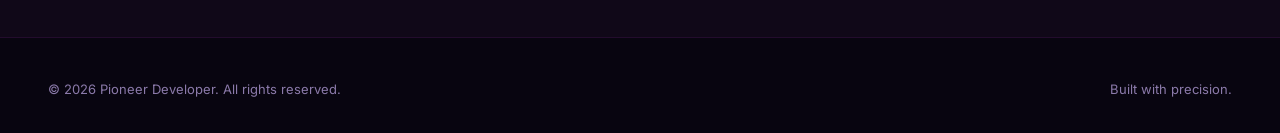
<file: blog-social-media.html>
<!DOCTYPE html>
<html lang="en">
<head>
  <meta charset="UTF-8" />
  <meta name="viewport" content="width=device-width, initial-scale=1.0" />
  <title>How Social Media Strategy Drives Real Revenue — Pioneer Developer</title>
  <meta name="description" content="Most brands treat social media as a broadcasting tool. Here are three client case studies showing how a structured strategy turns followers into real revenue." />
  <link rel="preconnect" href="https://fonts.googleapis.com" />
  <link rel="preconnect" href="https://fonts.gstatic.com" crossorigin />
  <link href="https://fonts.googleapis.com/css2?family=Inter:wght@400;500;600;700;800&display=swap" rel="stylesheet" />
  <link rel="stylesheet" href="https://cdnjs.cloudflare.com/ajax/libs/font-awesome/6.5.0/css/all.min.css" />

  <style>
    *, *::before, *::after { box-sizing: border-box; margin: 0; padding: 0; }

    :root {
      /* Pulled directly from the image */
      --bg-dark:    #100818;   /* deep dark purple-black background */
      --bg-card:    #1c1030;   /* slightly lighter card surface */
      --accent:     #e040fb;   /* hot magenta/pink — dominant image color */
      --accent-gold:#f5a623;   /* golden yellow arrows */
      --accent-blue:#00b4ff;   /* electric blue nodes */
      --accent-violet:#7c3aed; /* deep violet mid-tones */
      --accent-dim: rgba(224,64,251,0.12);
      --gold-dim:   rgba(245,166,35,0.12);
      --blue-dim:   rgba(0,180,255,0.12);
      --white:      #ffffff;
      --text:       #d4c8e8;   /* slightly purple-tinted body text */
      --text-muted: #8b7aaa;
      --border:     rgba(224,64,251,0.12);
    }

    html { scroll-behavior: smooth; }
    body { font-family: 'Inter', sans-serif; background: var(--bg-dark); color: var(--text); line-height: 1.7; }

    /* NAV */
    .site-nav {
      position: sticky; top: 0; z-index: 100;
      background: rgba(16,8,24,0.96);
      backdrop-filter: blur(14px);
      border-bottom: 1px solid var(--border);
    }
    .nav-inner {
      max-width: 1280px; margin: 0 auto;
      padding: 0 48px; height: 72px;
      display: flex; align-items: center; gap: 40px;
    }
    .nav-logo { text-decoration: none; flex-shrink: 0; display: flex; align-items: center; gap: 12px; }
    .nav-logo-img { height: 40px; width: auto; object-fit: contain; }
    .nav-logo-text { font-size: 17px; font-weight: 800; color: var(--white); letter-spacing: -0.3px; }
    .nav-logo-sub { display: block; font-size: 10px; color: var(--text-muted); letter-spacing: 0.5px; margin-top: 2px; }
    .nav-links { display: flex; gap: 28px; list-style: none; margin-left: auto; }
    .nav-links a { font-size: 14px; font-weight: 500; color: var(--text-muted); text-decoration: none; transition: color .2s; }
    .nav-links a:hover, .nav-links a.active { color: var(--white); }
    .nav-cta { display: flex; gap: 10px; flex-shrink: 0; }
    .btn {
      display: inline-flex; align-items: center; gap: 7px;
      padding: 9px 22px; border-radius: 6px;
      font-size: 13px; font-weight: 600; text-decoration: none;
      transition: opacity .2s, transform .15s; cursor: pointer; border: none;
    }
    .btn:hover { opacity: .85; transform: translateY(-1px); }
    .btn-primary { background: var(--accent); color: #fff; }
    .btn-fiverr { background: #1dbf73; color: #fff; }
    .btn-white { background: #fff; color: var(--accent); font-weight: 700; }
    .btn-ghost { border: 1px solid rgba(224,64,251,0.4); color: #fff; background: transparent; }

    /* HERO */
    .article-hero {
      width: 100%;
      background: linear-gradient(160deg, #100818 0%, #1f063a 45%, #0d1a30 80%, #100818 100%);
      border-bottom: 1px solid var(--border);
      padding: 80px 48px 72px;
      text-align: center;
      position: relative;
      overflow: hidden;
    }
    /* Subtle glow orbs echoing the image */
    .article-hero::before {
      content: '';
      position: absolute; top: -80px; left: 5%;
      width: 320px; height: 320px;
      background: radial-gradient(circle, rgba(224,64,251,0.18) 0%, transparent 70%);
      pointer-events: none;
    }
    .article-hero::after {
      content: '';
      position: absolute; bottom: -60px; right: 8%;
      width: 260px; height: 260px;
      background: radial-gradient(circle, rgba(245,166,35,0.14) 0%, transparent 70%);
      pointer-events: none;
    }
    .breadcrumb {
      display: flex; justify-content: center; gap: 8px; align-items: center;
      font-size: 13px; color: var(--text-muted); margin-bottom: 28px;
      position: relative; z-index: 1;
    }
    .breadcrumb a { color: var(--text-muted); text-decoration: none; transition: color .2s; }
    .breadcrumb a:hover { color: var(--white); }
    .article-tag {
      display: inline-block;
      background: rgba(224,64,251,0.15); color: #f0a0ff;
      font-size: 11px; font-weight: 700; letter-spacing: 1.5px;
      text-transform: uppercase; padding: 5px 16px; border-radius: 20px;
      border: 1px solid rgba(224,64,251,0.35); margin-bottom: 24px;
      position: relative; z-index: 1;
    }
    .article-hero h1 {
      font-size: clamp(32px, 5vw, 58px);
      font-weight: 800; color: var(--white);
      line-height: 1.12; letter-spacing: -1.5px;
      max-width: 820px; margin: 0 auto 22px;
      position: relative; z-index: 1;
    }
    .article-hero h1 em { color: var(--accent-gold); font-style: normal; }
    .article-hero .subtitle {
      font-size: 18px; color: var(--text);
      max-width: 640px; margin: 0 auto 36px; line-height: 1.7;
      position: relative; z-index: 1;
    }
    .article-meta {
      display: flex; justify-content: center; gap: 28px; flex-wrap: wrap;
      font-size: 13px; color: var(--text-muted);
      position: relative; z-index: 1;
    }
    .article-meta span { display: flex; align-items: center; gap: 6px; }
    .article-meta i { color: var(--accent); }

    /* LAYOUT */
    .article-layout {
      max-width: 1280px; margin: 0 auto;
      padding: 48px 48px 100px;
      display: grid;
      grid-template-columns: 240px 1fr;
      gap: 60px;
      align-items: start;
    }

    /* SIDEBAR */
    .toc-sidebar { position: sticky; top: 96px; }
    .toc-box {
      background: var(--bg-card);
      border: 1px solid var(--border);
      border-left: 3px solid var(--accent);
      border-radius: 10px; padding: 24px 22px;
    }
    .toc-box h4 {
      font-size: 10px; font-weight: 700; letter-spacing: 1.8px;
      text-transform: uppercase; color: var(--accent); margin-bottom: 18px;
    }
    .toc-box ul { list-style: none; display: flex; flex-direction: column; gap: 4px; }
    .toc-box ul li a {
      font-size: 13px; font-weight: 500; color: var(--text-muted);
      text-decoration: none; display: flex; align-items: flex-start; gap: 10px;
      padding: 6px 8px; border-radius: 6px; transition: all .2s; line-height: 1.4;
    }
    .toc-box ul li a:hover { color: var(--white); background: rgba(224,64,251,0.08); }
    .toc-num { color: var(--accent); font-size: 11px; font-weight: 700; flex-shrink: 0; margin-top: 1px; }
    .back-link {
      display: inline-flex; align-items: center; gap: 7px;
      color: var(--text-muted); font-size: 13px; text-decoration: none;
      margin-bottom: 20px; transition: color .2s; padding: 6px 0;
    }
    .back-link:hover { color: var(--white); }

    /* CONTENT */
    .article-content { min-width: 0; }

    .article-img {
      width: 100%; border-radius: 10px;
      border: 1px solid rgba(224,64,251,0.2);
      box-shadow: 0 0 40px rgba(224,64,251,0.1);
      display: block; margin-bottom: 48px;
    }

    .lead {
      font-size: 19px; line-height: 1.85;
      color: rgba(212,200,232,0.92);
      margin-bottom: 52px;
      padding-bottom: 52px;
      border-bottom: 1px solid var(--border);
    }

    .article-section { margin-bottom: 64px; }
    .section-eyebrow {
      font-size: 10px; font-weight: 700; letter-spacing: 2px;
      text-transform: uppercase; color: var(--accent); margin-bottom: 10px;
      display: flex; align-items: center; gap: 10px;
    }
    .section-eyebrow::after { content: ''; flex: 1; height: 1px; background: var(--accent-dim); }
    .article-section h2 {
      font-size: 30px; font-weight: 800; color: var(--white);
      letter-spacing: -0.6px; margin-bottom: 20px; line-height: 1.2;
    }
    .article-section p { font-size: 16px; line-height: 1.9; color: var(--text); margin-bottom: 20px; }
    .article-section p:last-child { margin-bottom: 0; }

    /* CASE STUDY CARDS */
    .case-study {
      background: var(--bg-card);
      border: 1px solid rgba(224,64,251,0.18);
      border-radius: 12px;
      padding: 28px 28px 24px;
      margin: 28px 0;
      position: relative;
      overflow: hidden;
    }
    .case-study::before {
      content: '';
      position: absolute; top: 0; left: 0;
      width: 4px; height: 100%;
      background: linear-gradient(to bottom, var(--accent), var(--accent-gold));
    }
    .case-study-label {
      font-size: 10px; font-weight: 700; letter-spacing: 1.5px;
      text-transform: uppercase; color: var(--accent-gold); margin-bottom: 10px;
      display: flex; align-items: center; gap: 8px;
    }
    .case-study-label i { font-size: 12px; }
    .case-study h4 {
      font-size: 17px; font-weight: 700; color: var(--white);
      margin-bottom: 12px; line-height: 1.3;
    }
    .case-study p { font-size: 14px; line-height: 1.8; color: var(--text); margin-bottom: 0; }
    .case-result {
      display: inline-flex; align-items: center; gap: 8px;
      background: rgba(245,166,35,0.12); border: 1px solid rgba(245,166,35,0.3);
      border-radius: 6px; padding: 8px 16px; margin-top: 16px;
      font-size: 13px; font-weight: 600; color: var(--accent-gold);
    }

    /* stat cards */
    .stat-row { display: grid; grid-template-columns: repeat(3,1fr); gap: 16px; margin: 32px 0; }
    .stat-card {
      background: var(--bg-card);
      border: 1px solid rgba(224,64,251,0.15);
      border-radius: 12px; padding: 28px 20px; text-align: center;
    }
    .stat-card .num { font-size: 40px; font-weight: 800; color: var(--accent-gold); line-height: 1; margin-bottom: 10px; letter-spacing: -1px; }
    .stat-card .label { font-size: 12px; color: var(--text-muted); line-height: 1.6; }

    /* pull quote */
    .pull-quote {
      border-left: 3px solid var(--accent);
      padding: 18px 28px; margin: 36px 0;
      background: var(--accent-dim); border-radius: 0 8px 8px 0;
    }
    .pull-quote p { font-size: 18px; font-style: italic; line-height: 1.65; color: rgba(255,255,255,0.88); margin: 0 !important; }

    /* highlights */
    .hl        { background: var(--accent-dim);  color: #f0a0ff; padding: 1px 6px; border-radius: 4px; font-weight: 600; }
    .hl-gold   { background: var(--gold-dim);    color: var(--accent-gold); padding: 1px 6px; border-radius: 4px; font-weight: 600; }
    .hl-blue   { background: var(--blue-dim);    color: var(--accent-blue); padding: 1px 6px; border-radius: 4px; font-weight: 600; }

    /* framework pillars */
    .pillar-grid { display: grid; grid-template-columns: repeat(2,1fr); gap: 16px; margin: 28px 0; }
    .pillar-card {
      background: var(--bg-card);
      border: 1px solid rgba(224,64,251,0.15);
      border-radius: 10px; padding: 22px 20px;
    }
    .pillar-icon { font-size: 24px; margin-bottom: 12px; }
    .pillar-card h5 { font-size: 14px; font-weight: 700; color: var(--white); margin-bottom: 8px; }
    .pillar-card p { font-size: 13px; line-height: 1.7; color: var(--text-muted); margin: 0; }

    /* author bar */
    .author-bar {
      display: flex; gap: 16px; align-items: center;
      background: var(--bg-card); border: 1px solid var(--border);
      border-radius: 12px; padding: 24px 28px; margin-top: 64px;
    }
    .author-avatar {
      width: 52px; height: 52px; border-radius: 50%;
      background: var(--accent-dim); border: 2px solid var(--accent);
      display: flex; align-items: center; justify-content: center;
      font-size: 20px; flex-shrink: 0; color: var(--accent);
    }
    .author-name { font-size: 15px; font-weight: 700; color: var(--white); }
    .author-role { font-size: 12px; color: var(--text-muted); margin-top: 3px; line-height: 1.5; }

    /* CTA */
    .article-cta {
      background: linear-gradient(135deg, #3d0a5c 0%, #1f063a 50%, #0d1a30 100%);
      border-radius: 16px; padding: 52px 40px;
      text-align: center; margin-top: 52px;
      border: 1px solid rgba(224,64,251,0.25);
      position: relative; overflow: hidden;
    }
    .article-cta::before {
      content: '';
      position: absolute; top: -60px; right: -60px;
      width: 200px; height: 200px;
      background: radial-gradient(circle, rgba(245,166,35,0.2) 0%, transparent 70%);
      pointer-events: none;
    }
    .article-cta h3 { font-size: 28px; font-weight: 800; color: #fff; margin-bottom: 12px; letter-spacing: -0.5px; position: relative; z-index: 1; }
    .article-cta p { color: rgba(255,255,255,0.75); font-size: 15px; margin-bottom: 32px; max-width: 460px; margin-left: auto; margin-right: auto; position: relative; z-index: 1; }
    .btn-row { display: flex; gap: 12px; justify-content: center; flex-wrap: wrap; position: relative; z-index: 1; }
    .btn-cta-main { background: var(--accent); color: #fff; font-weight: 700; }

    /* footer */
    .site-footer { background: #080510; border-top: 1px solid var(--border); padding: 40px 48px 32px; }
    .footer-bottom {
      max-width: 1280px; margin: 0 auto;
      display: flex; justify-content: space-between; flex-wrap: wrap;
      gap: 8px; font-size: 13px; color: var(--text-muted);
    }

    /* responsive */
    @media (max-width: 900px) {
      .article-layout { grid-template-columns: 1fr; padding: 32px 24px 80px; gap: 40px; }
      .toc-sidebar { position: static; }
      .article-hero { padding: 60px 24px 56px; }
      .nav-links, .nav-cta { display: none; }
      .nav-inner { padding: 0 24px; }
      .stat-row { grid-template-columns: 1fr 1fr; }
      .pillar-grid { grid-template-columns: 1fr; }
    }
    @media (max-width: 520px) {
      .stat-row { grid-template-columns: 1fr; }
      .article-hero h1 { font-size: 30px; }
    }
  </style>
</head>
<body>

<!-- NAV -->
<nav class="site-nav" role="navigation" aria-label="Main navigation">
  <div class="nav-inner">
    <a href="index.html" class="nav-logo" aria-label="Pioneer Developer Home">
      <img src="images/logo.png" alt="Pioneer Developer Logo" class="nav-logo-img" />
      <div>
        <span class="nav-logo-text">Pioneer Developer</span>
        <span class="nav-logo-sub">Where Technical Precision Meets Digital Scale</span>
      </div>
    </a>
    <ul class="nav-links">
      <li><a href="index.html">Home</a></li>
      <li><a href="services.html">Services</a></li>
      <li><a href="portfolio.html">Portfolio</a></li>
      <li><a href="about.html">About</a></li>
      <li><a href="blog.html" class="active">Blog</a></li>
      <li><a href="contact.html">Contact</a></li>
    </ul>
    <div class="nav-cta">
      <a href="https://www.fiverr.com/faatimaah2004" target="_blank" rel="noopener" class="btn btn-fiverr">
        <i class="fa-solid fa-briefcase"></i> Hire on Fiverr
      </a>
      <a href="contact.html" class="btn btn-primary">Get a Quote</a>
    </div>
  </div>
</nav>

<!-- HERO -->
<header class="article-hero">
  <nav class="breadcrumb" aria-label="Breadcrumb">
    <a href="index.html">Home</a>
    <span>›</span>
    <a href="blog.html">Blog</a>
    <span>›</span>
    <span>Social Media Strategy</span>
  </nav>
  <span class="article-tag">Social Media</span>
  <h1>How Social Media Strategy Drives <em>Real Revenue</em></h1>
  <p class="subtitle">Most brands post without a plan and wonder why followers don't become customers. Three case studies that prove a structured strategy changes everything.</p>
  <div class="article-meta">
    <span><i class="fa-regular fa-calendar"></i> Apr 2026</span>
    <span><i class="fa-regular fa-clock"></i> 5 min read</span>
    <span><i class="fa-solid fa-user"></i> Pioneer Developer</span>
    <span><i class="fa-solid fa-tag"></i> Social Media</span>
  </div>
</header>

<!-- MAIN LAYOUT -->
<div class="article-layout">

  <!-- SIDEBAR -->
  <aside class="toc-sidebar">
    <a href="blog.html" class="back-link">
      <i class="fa-solid fa-arrow-left"></i> Back to Blog
    </a>
    <div class="toc-box">
      <h4>In This Article</h4>
      <ul>
        <li><a href="#problem"><span class="toc-num">01</span> The Broadcasting Trap</a></li>
        <li><a href="#case1"><span class="toc-num">02</span> Case Study: E-Commerce</a></li>
        <li><a href="#case2"><span class="toc-num">03</span> Case Study: B2B SaaS</a></li>
        <li><a href="#case3"><span class="toc-num">04</span> Case Study: Local Service</a></li>
        <li><a href="#framework"><span class="toc-num">05</span> The Framework</a></li>
        <li><a href="#takeaway"><span class="toc-num">06</span> Key Takeaways</a></li>
      </ul>
    </div>
  </aside>

  <!-- CONTENT -->
  <article class="article-content">

    <img
      src="images/blog-social-media.jpg"
      alt="How Social Media Strategy Drives Real Revenue"
      class="article-img"
    />

    <p class="lead">
      Most brands treat social media as a broadcasting tool — posting content without a clear strategy and wondering why their follower count doesn't translate into sales. The problem isn't the platform. It's the absence of a funnel. Here are three client case studies that demonstrate exactly how a structured social media strategy — with clear funnels, audience targeting, and content pillars — turns social channels into real revenue drivers.
    </p>

    <!-- 01 THE PROBLEM -->
    <section class="article-section" id="problem">
      <p class="section-eyebrow">01 — The Problem</p>
      <h2>The Broadcasting Trap Most Brands Fall Into</h2>
      <p>Vanity metrics are seductive. A post gets 2,000 likes and it feels like success. But likes don't pay invoices. The core mistake brands make is treating social media as a megaphone — shouting about products and offers — rather than as a relationship infrastructure that moves people through a buying journey.</p>
      <p>A structured social media strategy does three things that broadcasting does not: it <span class="hl">identifies who you're actually talking to</span>, it <span class="hl">maps content to buyer intent stages</span>, and it <span class="hl">creates a measurable path from discovery to purchase</span>. The three case studies below show what this looks like in practice across different industries.</p>

      <div class="stat-row">
        <div class="stat-card">
          <div class="num">91%</div>
          <div class="label">of businesses using social media report it as important — yet most lack a documented strategy</div>
        </div>
        <div class="stat-card">
          <div class="num">3.2×</div>
          <div class="label">average revenue lift when social content is mapped to a defined conversion funnel</div>
        </div>
        <div class="stat-card">
          <div class="num">68%</div>
          <div class="label">of purchase decisions are influenced by social media content before a website is ever visited</div>
        </div>
      </div>
    </section>

    <!-- 02 CASE STUDY 1 -->
    <section class="article-section" id="case1">
      <p class="section-eyebrow">02 — Case Study</p>
      <h2>E-Commerce Brand: From Followers to Repeat Buyers</h2>
      <p>A fashion e-commerce client came to us with 18,000 Instagram followers and a conversion rate of 0.4% from social traffic. They were posting product shots daily — high quality images, consistent schedule — but the content had no strategic logic behind it. Every post was an implicit ask to buy, which trained their audience to scroll past.</p>
      <p>We rebuilt their content around three pillars: <span class="hl">education</span> (styling guides, care tips), <span class="hl-blue">community</span> (customer reposts, behind-the-scenes), and <span class="hl-gold">conversion</span> (limited drops, social-only codes). The ratio was 60% education and community, 40% conversion — so the audience stayed engaged without feeling sold to constantly.</p>
      <p>We layered in a retargeting funnel: users who engaged with educational content were served conversion posts via paid amplification within 72 hours. Email capture was tied to an Instagram-exclusive guide, building an owned audience alongside the social one.</p>

      <div class="case-study">
        <div class="case-study-label"><i class="fa-solid fa-chart-line"></i> Result — 90 Days</div>
        <h4>Fashion E-Commerce Client</h4>
        <p>Social-driven conversion rate increased from 0.4% to 2.1%. Revenue from Instagram alone grew by 340% without increasing ad spend. Email list grew by 4,200 subscribers from social-exclusive content offers.</p>
        <span class="case-result"><i class="fa-solid fa-arrow-trend-up"></i> +340% revenue from Instagram in 90 days</span>
      </div>

      <div class="pull-quote">
        <p>"The moment we stopped treating every post as a product pitch and started treating the feed as a trust-building sequence, the numbers changed completely."</p>
      </div>
    </section>

    <!-- 03 CASE STUDY 2 -->
    <section class="article-section" id="case2">
      <p class="section-eyebrow">03 — Case Study</p>
      <h2>B2B SaaS: LinkedIn as a Pipeline Engine</h2>
      <p>A B2B project management SaaS had a LinkedIn company page with 3,400 followers and near-zero inbound pipeline from social. Their posts were product announcements and company news — useful to existing customers, invisible to prospects.</p>
      <p>We shifted the strategy to <span class="hl">founder-led content</span> on personal profiles, supported by the company page. The founder began posting three times a week: one tactical insight for their target buyer (operations managers), one case study framed as a problem solved, and one contrarian industry take to generate engagement. The company page amplified each post within two hours of publishing to boost early algorithmic reach.</p>
      <p>Critically, every post ended with a soft CTA — not "book a demo" but "here's the free template we used." Gated by email, each template download triggered a seven-email nurture sequence leading to a demo invitation. Social became the top of a documented funnel, not a standalone activity.</p>

      <div class="case-study">
        <div class="case-study-label"><i class="fa-solid fa-chart-line"></i> Result — 6 Months</div>
        <h4>B2B SaaS Client — LinkedIn Strategy</h4>
        <p>Inbound demo requests from LinkedIn grew from 2 per month to 31 per month. Cost per qualified lead dropped by 58% compared to their previous paid search channel. Two enterprise deals — each worth over $40K ARR — were directly attributed to LinkedIn content.</p>
        <span class="case-result"><i class="fa-solid fa-arrow-trend-up"></i> 31 demo requests/month from 2 — no ad spend increase</span>
      </div>
    </section>

    <!-- 04 CASE STUDY 3 -->
    <section class="article-section" id="case3">
      <p class="section-eyebrow">04 — Case Study</p>
      <h2>Local Service Business: Facebook & Reviews as Revenue</h2>
      <p>A local interior design studio had 900 Facebook followers and relied entirely on referrals. Their social presence was an afterthought — sporadic posts, no engagement strategy, no connection between social activity and bookings. The owner believed social media "didn't work for local businesses."</p>
      <p>We implemented a hyper-local targeting strategy using Facebook's geographic and interest-based tools to reach homeowners within a 25km radius who had shown intent signals (recently moved, home renovation groups, etc.). Content was built around transformation: before-and-after project reveals, client video testimonials, and room-by-room design breakdowns. Each post was designed to prompt comments ("What would you change about your living room?") to feed the algorithm and warm audiences organically.</p>
      <p>A monthly Facebook Live walkthrough of a completed project — hosted by the designer — built personal connection at scale. Viewers could book a free 20-minute consultation directly from the post. The consultation was the mouth of the funnel.</p>

      <div class="case-study">
        <div class="case-study-label"><i class="fa-solid fa-chart-line"></i> Result — 4 Months</div>
        <h4>Local Interior Design Studio</h4>
        <p>Monthly consultation bookings grew from 3 to 19. The studio was fully booked for the first time in three years. Facebook became the single largest source of new clients, ahead of referrals.</p>
        <span class="case-result"><i class="fa-solid fa-arrow-trend-up"></i> Fully booked for the first time in 3 years</span>
      </div>
    </section>

    <!-- 05 FRAMEWORK -->
    <section class="article-section" id="framework">
      <p class="section-eyebrow">05 — The Framework</p>
      <h2>The Repeatable Framework Behind All Three Results</h2>
      <p>Across all three case studies, the same four-part structure drove the results. It's not industry-specific — it's applicable to any brand willing to replace broadcasting with strategy.</p>

      <div class="pillar-grid">
        <div class="pillar-card">
          <div class="pillar-icon">🎯</div>
          <h5>Audience Definition</h5>
          <p>Define not just demographics but intent signals. Who is your buyer the week before they need you? What are they Googling, scrolling, and worrying about? Build content for that person.</p>
        </div>
        <div class="pillar-card">
          <div class="pillar-icon">🏛️</div>
          <h5>Content Pillars</h5>
          <p>Three to four recurring content types that serve different funnel stages. Education builds trust, community builds affinity, conversion drives action. Rotate intentionally — never randomly.</p>
        </div>
        <div class="pillar-card">
          <div class="pillar-icon">🔄</div>
          <h5>Funnel Integration</h5>
          <p>Every platform links to an owned asset — email list, consultation calendar, lead magnet. Social is rented land; the funnel ensures you own the relationship before the platform changes its algorithm.</p>
        </div>
        <div class="pillar-card">
          <div class="pillar-icon">📊</div>
          <h5>Measurement Loop</h5>
          <p>Track revenue attribution, not just reach. Which content type generates the most email signups? Which post format drives the most consultation bookings? Optimise toward the metric that pays.</p>
        </div>
      </div>
    </section>

    <!-- 06 TAKEAWAY -->
    <section class="article-section" id="takeaway">
      <p class="section-eyebrow">06 — Key Takeaways</p>
      <h2>What You Can Apply Starting This Week</h2>
      <p>You don't need a large budget or a large following to see results from this framework. All three clients above started with modest followings and zero paid amplification in the first month. The shift that mattered was strategic, not financial.</p>
      <p><strong style="color:var(--white);">The immediate actions:</strong> Audit your last 30 posts. What percentage were direct product/service promotions? If it's above 50%, you're in the broadcasting trap. Identify your one highest-intent buyer persona and create two pieces of content this week that serve them — not sell to them. Add one email capture mechanism to your next social post. Then measure what changes over 30 days.</p>
      <p>Social media doesn't generate revenue by accident. But with a documented strategy, defined content pillars, and a funnel that converts attention into action, it becomes one of the most cost-efficient acquisition channels available to any business — regardless of size.</p>

      <div class="pull-quote">
        <p>"Social media doesn't generate revenue by accident. It generates revenue by design — and design starts with strategy, not content."</p>
      </div>
    </section>

    <!-- AUTHOR -->
    <div class="author-bar">
      <div class="author-avatar"><i class="fa-solid fa-hashtag"></i></div>
      <div>
        <div class="author-name">Pioneer Developer</div>
        <div class="author-role">Full-service digital agency — custom websites, web apps, mobile development &amp; social media growth for ambitious businesses worldwide.</div>
      </div>
    </div>

    <!-- CTA -->
    <div class="article-cta">
      <h3>Ready to Turn Your Social Media Into Revenue?</h3>
      <p>Tell us about your brand and we'll map out a strategy that turns followers into customers.</p>
      <div class="btn-row">
        <a href="contact.html" class="btn btn-cta-main">Start Your Project</a>
        <a href="https://www.fiverr.com/faatimaah2004" target="_blank" rel="noopener" class="btn btn-ghost">
          <i class="fa-solid fa-briefcase"></i> Hire on Fiverr
        </a>
      </div>
    </div>

  </article>
</div>

<!-- FOOTER -->
<footer class="site-footer" role="contentinfo">
  <div class="footer-bottom">
    <p>© 2026 Pioneer Developer. All rights reserved.</p>
    <p>Built with precision.</p>
  </div>
</footer>

</body>
</html>
</file>
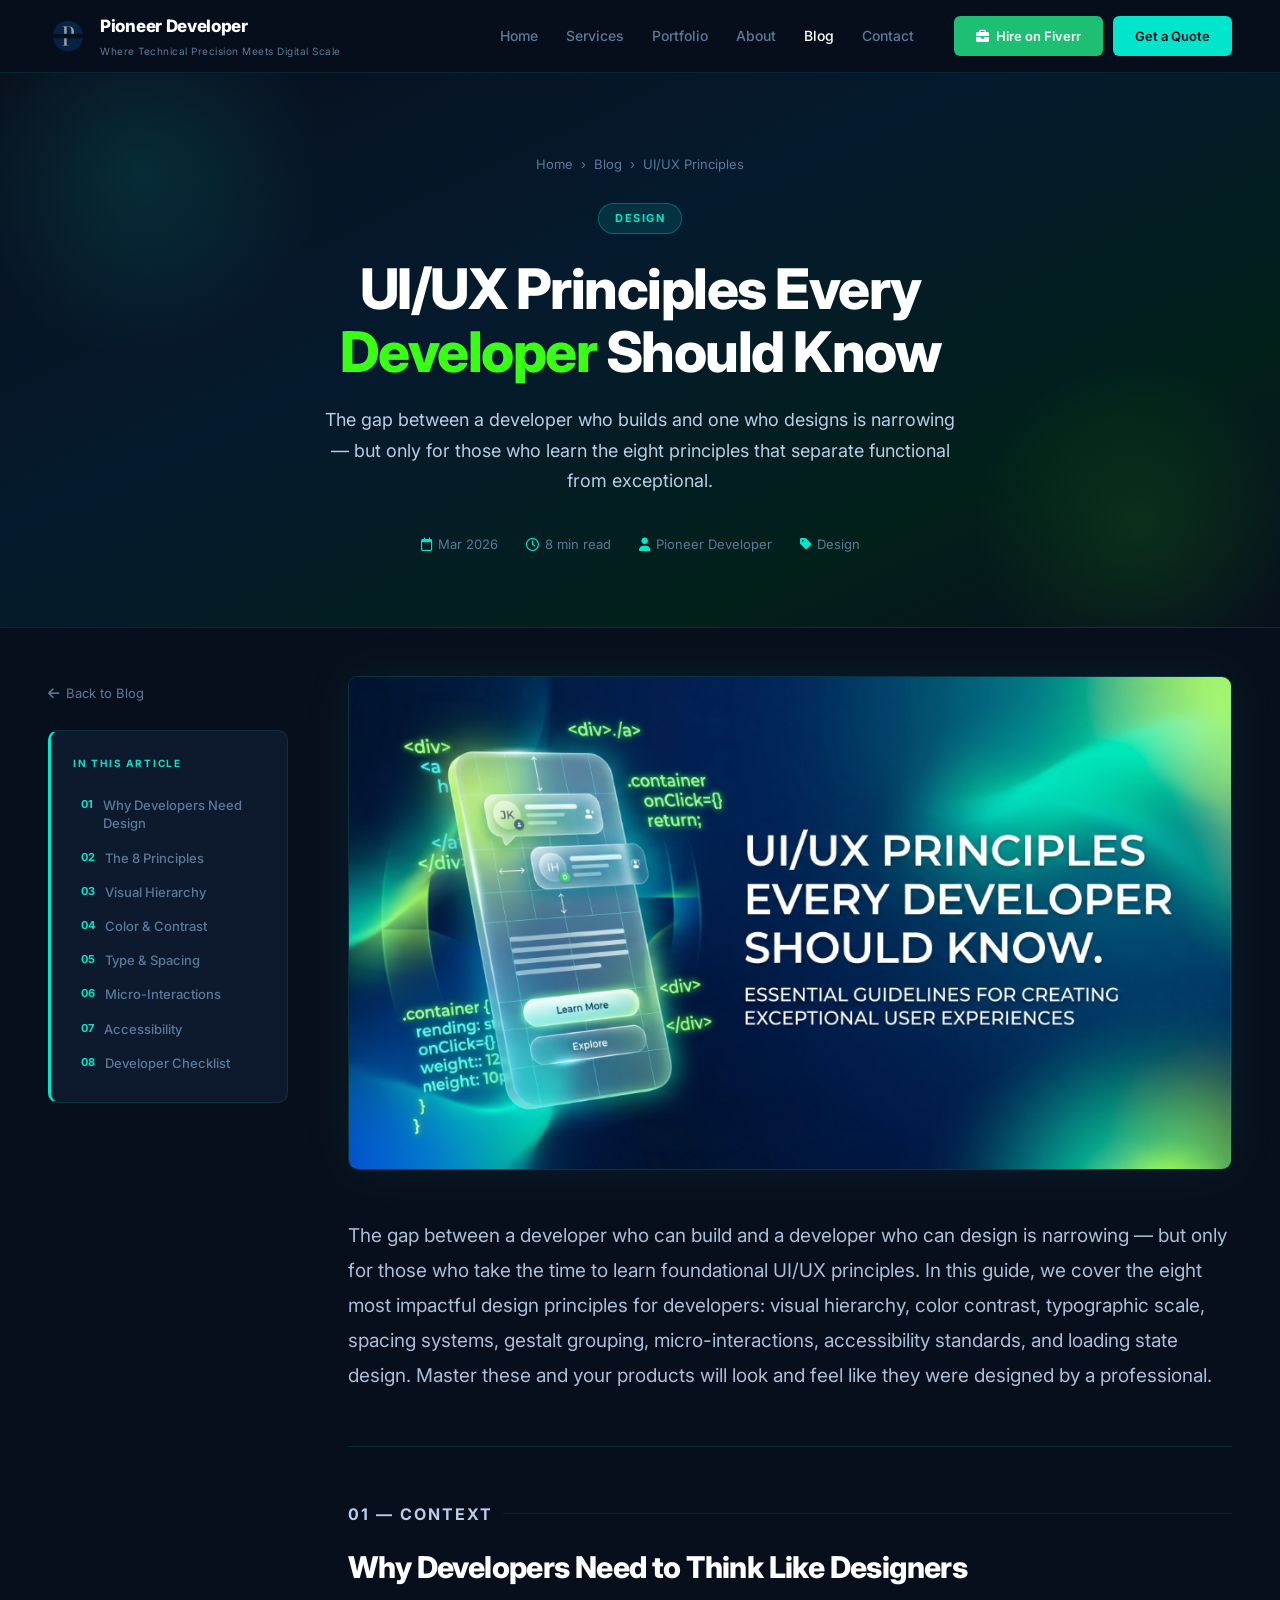
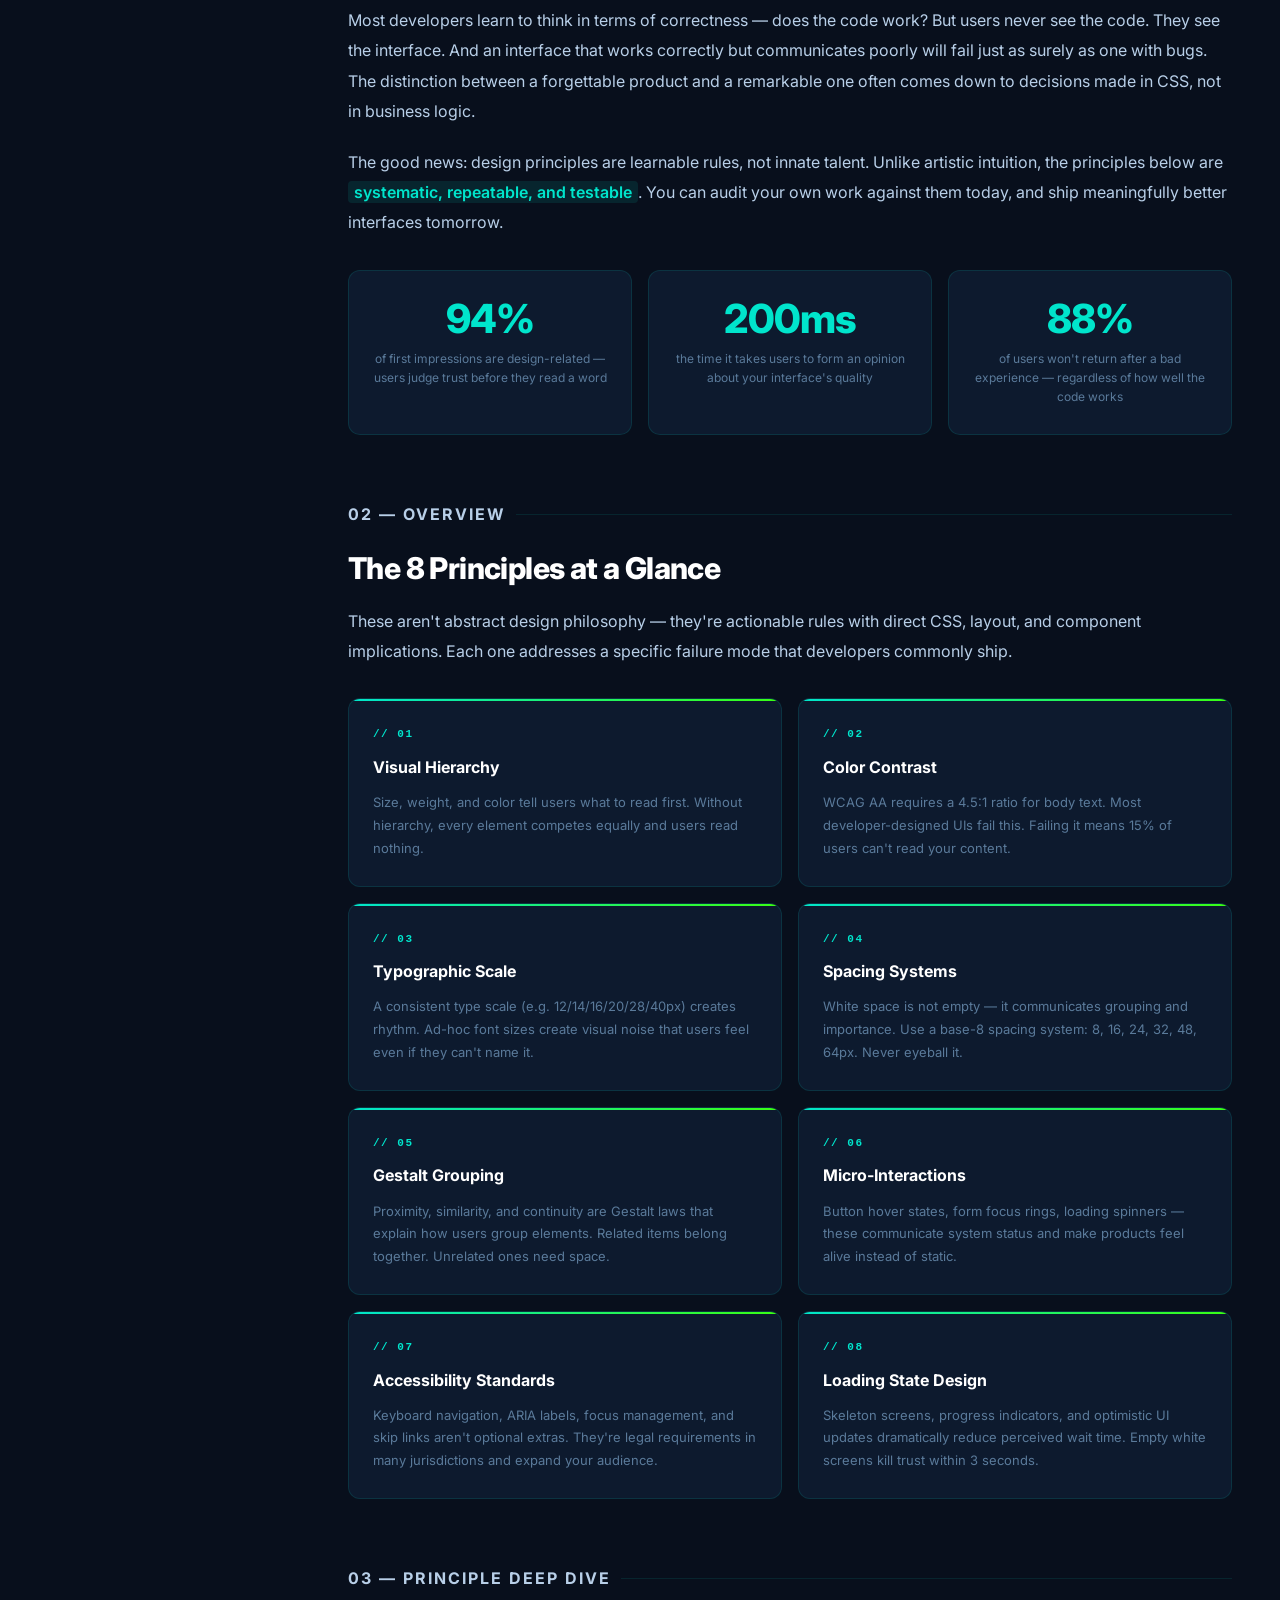
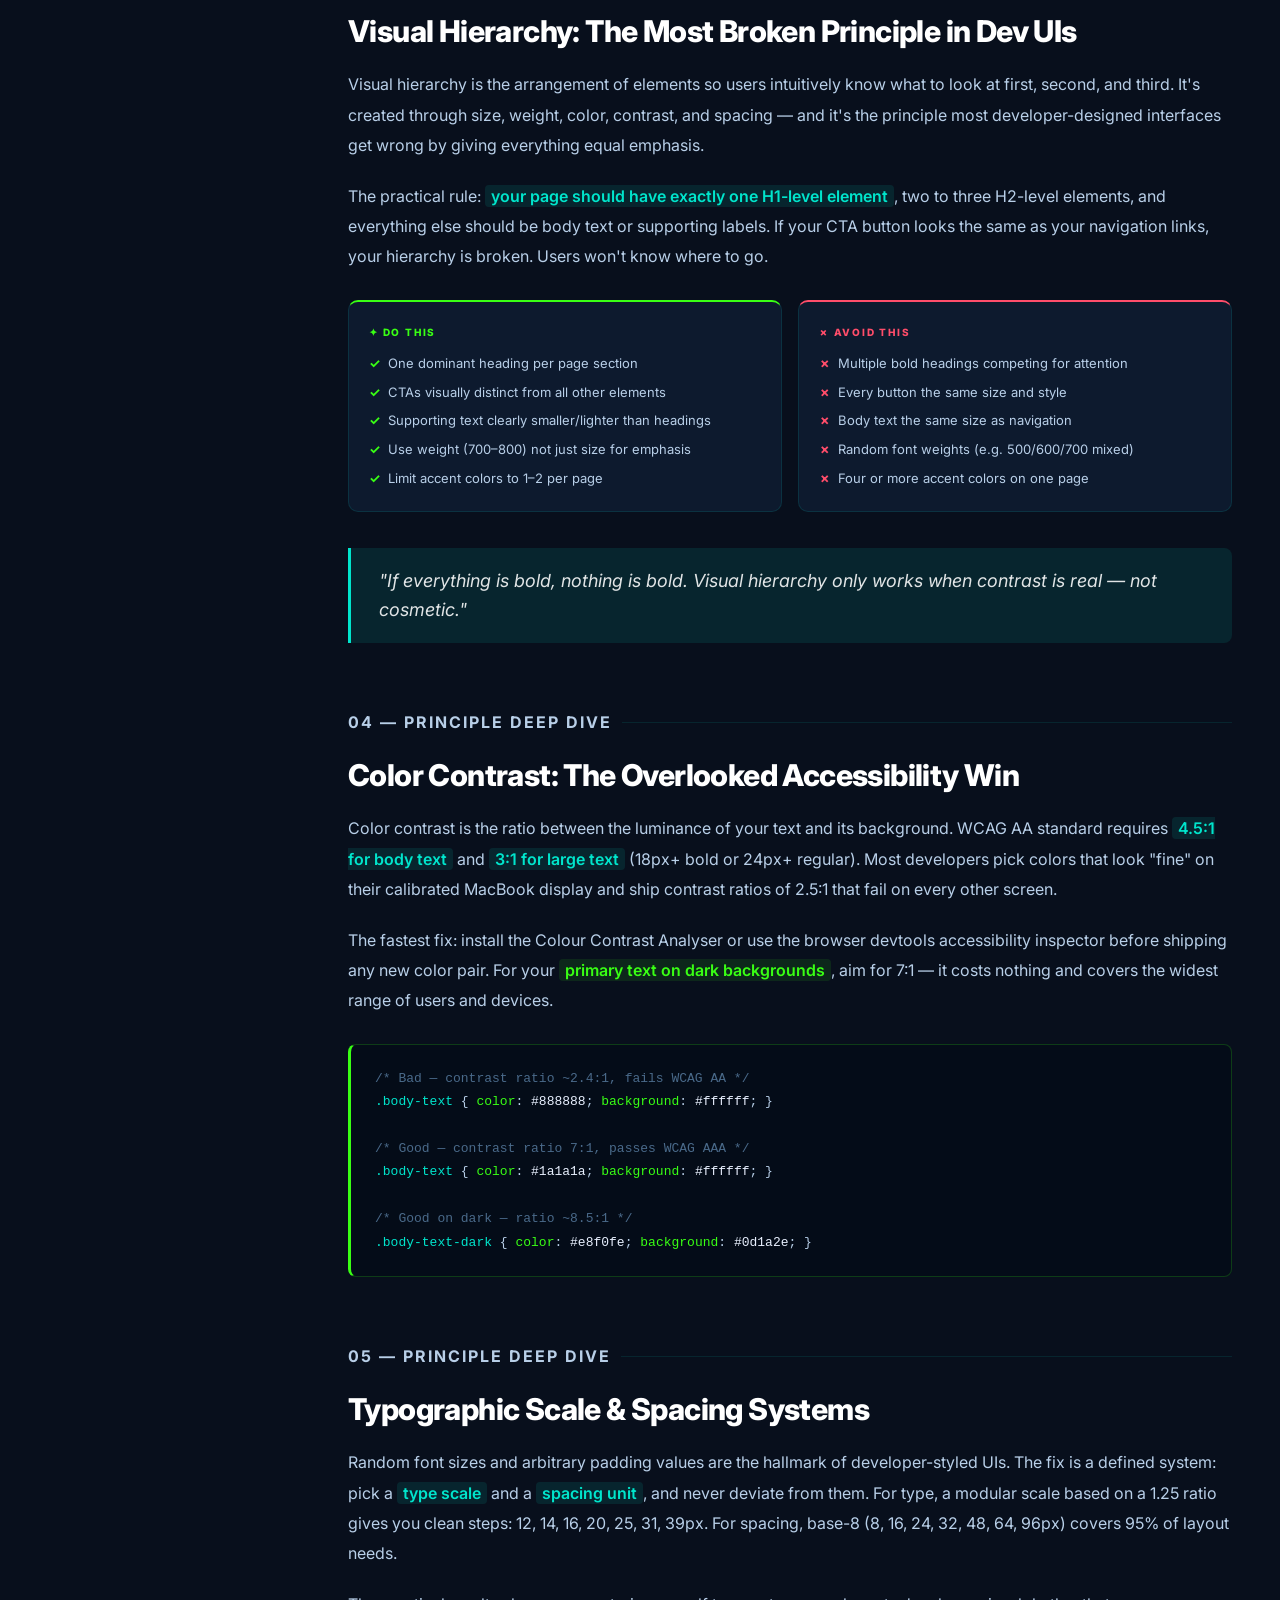
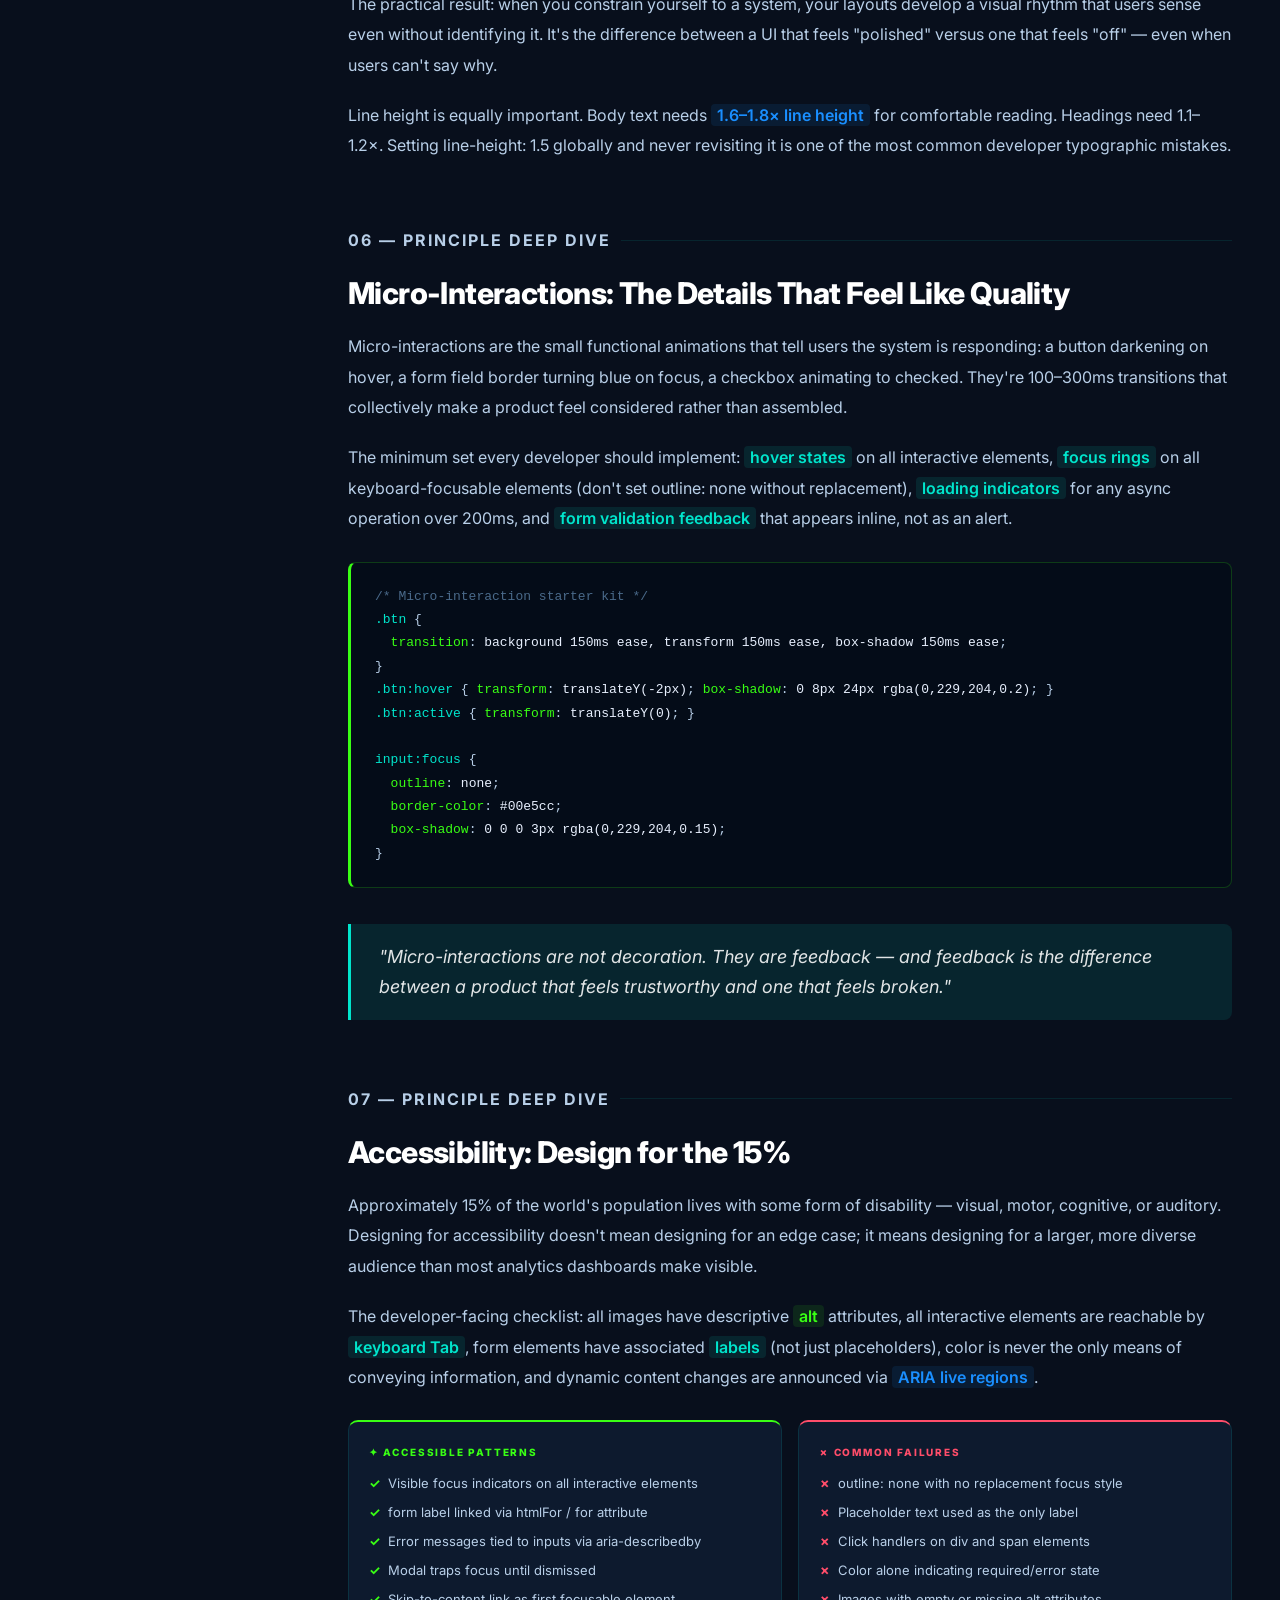
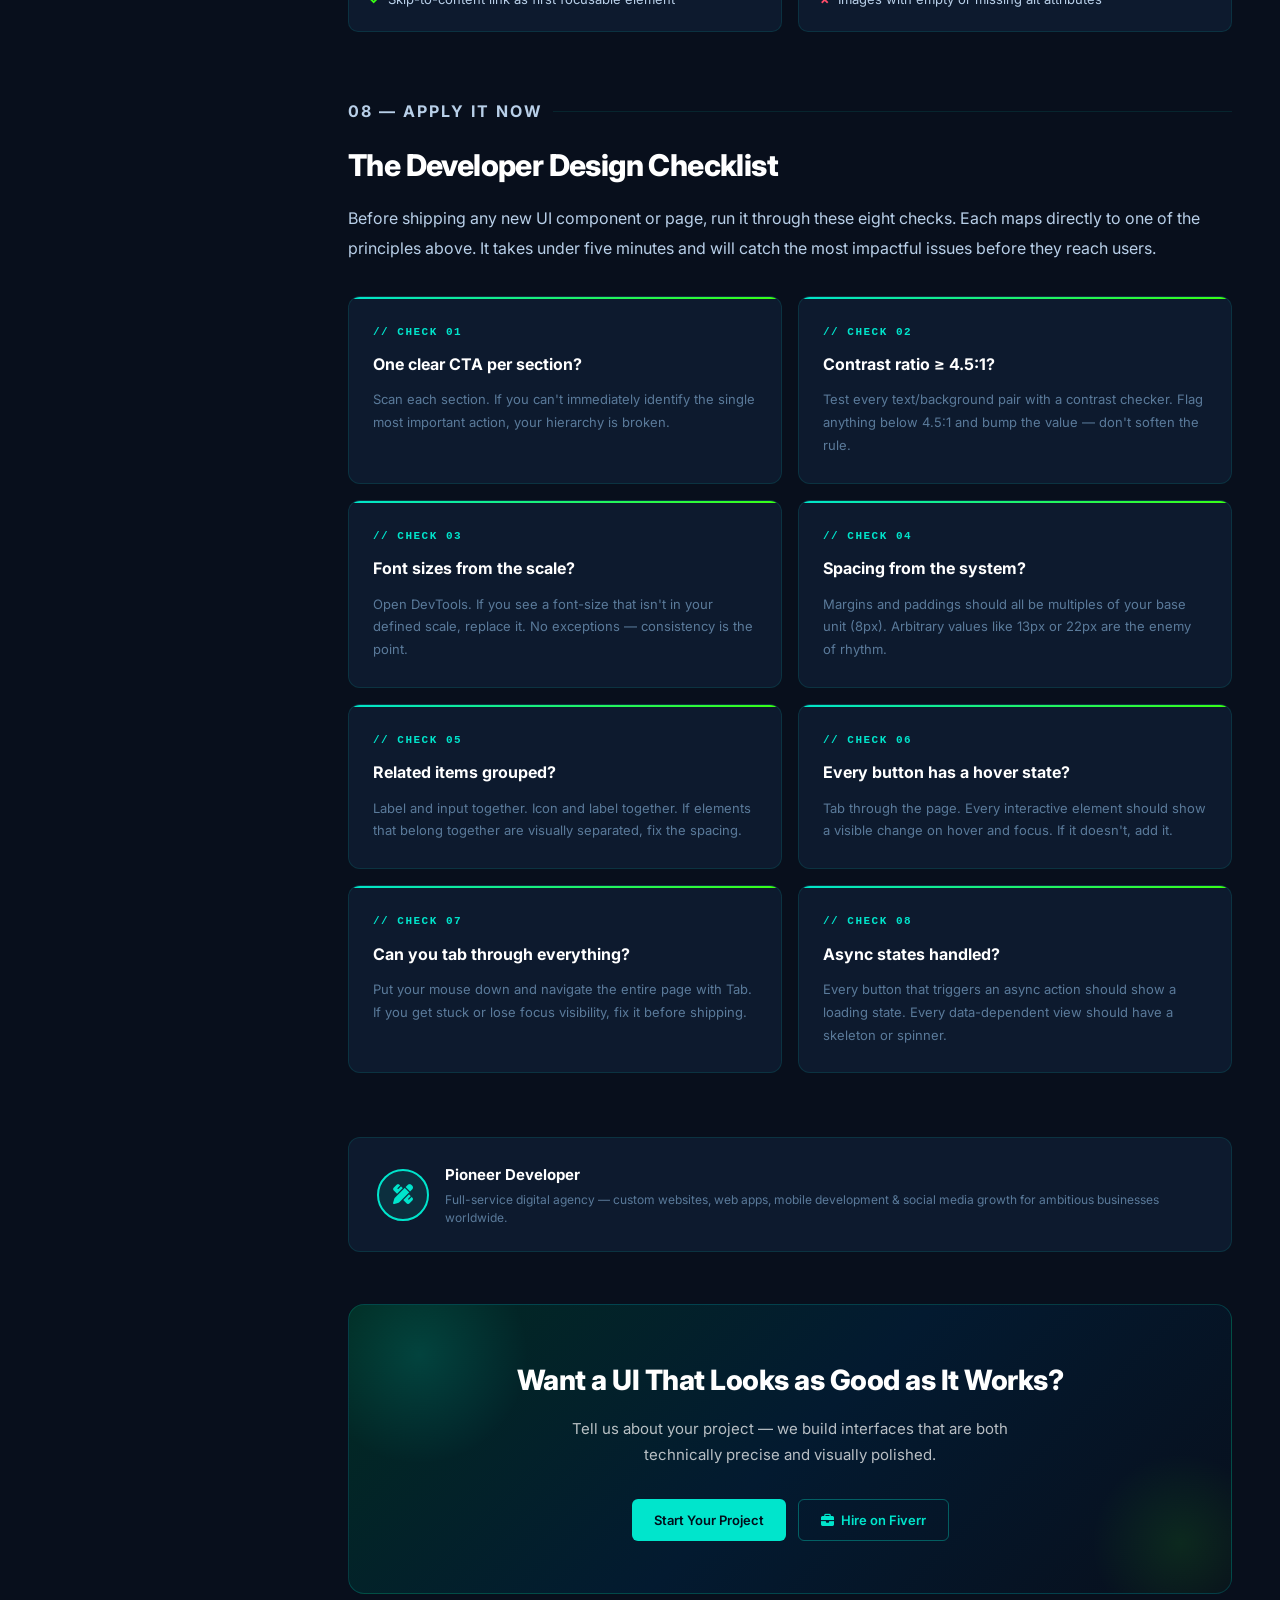
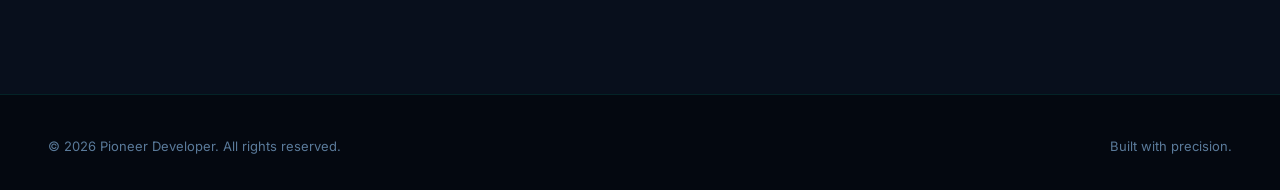
<file: blog-uiux.html>
<!DOCTYPE html>
<html lang="en">
<head>
  <meta charset="UTF-8" />
  <meta name="viewport" content="width=device-width, initial-scale=1.0" />
  <title>UI/UX Principles Every Developer Should Know — Pioneer Developer</title>
  <meta name="description" content="The eight most impactful UI/UX design principles for developers: visual hierarchy, color contrast, typographic scale, spacing, gestalt grouping, micro-interactions, accessibility, and loading states." />
  <link rel="preconnect" href="https://fonts.googleapis.com" />
  <link rel="preconnect" href="https://fonts.gstatic.com" crossorigin />
  <link href="https://fonts.googleapis.com/css2?family=Inter:wght@400;500;600;700;800&display=swap" rel="stylesheet" />
  <link rel="stylesheet" href="https://cdnjs.cloudflare.com/ajax/libs/font-awesome/6.5.0/css/all.min.css" />

  <style>
    *, *::before, *::after { box-sizing: border-box; margin: 0; padding: 0; }

    :root {
      /* Pulled directly from the image */
      --bg-dark:      #080f1c;   /* deep navy-black background */
      --bg-card:      #0d1a2e;   /* dark card surface — teal-navy */
      --accent:       #00e5cc;   /* bright cyan-teal — dominant glow color */
      --accent-green: #39ff14;   /* electric lime green — code text color */
      --accent-blue:  #1a8fff;   /* bright blue highlights */
      --accent-dim:   rgba(0,229,204,0.1);
      --green-dim:    rgba(57,255,20,0.1);
      --blue-dim:     rgba(26,143,255,0.1);
      --white:        #ffffff;
      --text:         #b8cfe8;   /* cool blue-tinted body text */
      --text-muted:   #5a7a9a;
      --border:       rgba(0,229,204,0.12);
    }

    html { scroll-behavior: smooth; }
    body { font-family: 'Inter', sans-serif; background: var(--bg-dark); color: var(--text); line-height: 1.7; }

    /* NAV */
    .site-nav {
      position: sticky; top: 0; z-index: 100;
      background: rgba(8,15,28,0.96);
      backdrop-filter: blur(14px);
      border-bottom: 1px solid var(--border);
    }
    .nav-inner {
      max-width: 1280px; margin: 0 auto;
      padding: 0 48px; height: 72px;
      display: flex; align-items: center; gap: 40px;
    }
    .nav-logo { text-decoration: none; flex-shrink: 0; display: flex; align-items: center; gap: 12px; }
    .nav-logo-img { height: 40px; width: auto; object-fit: contain; }
    .nav-logo-text { font-size: 17px; font-weight: 800; color: var(--white); letter-spacing: -0.3px; }
    .nav-logo-sub { display: block; font-size: 10px; color: var(--text-muted); letter-spacing: 0.5px; margin-top: 2px; }
    .nav-links { display: flex; gap: 28px; list-style: none; margin-left: auto; }
    .nav-links a { font-size: 14px; font-weight: 500; color: var(--text-muted); text-decoration: none; transition: color .2s; }
    .nav-links a:hover, .nav-links a.active { color: var(--white); }
    .nav-cta { display: flex; gap: 10px; flex-shrink: 0; }
    .btn {
      display: inline-flex; align-items: center; gap: 7px;
      padding: 9px 22px; border-radius: 6px;
      font-size: 13px; font-weight: 600; text-decoration: none;
      transition: opacity .2s, transform .15s; cursor: pointer; border: none;
    }
    .btn:hover { opacity: .85; transform: translateY(-1px); }
    .btn-primary { background: var(--accent); color: #020d1a; }
    .btn-fiverr  { background: #1dbf73; color: #fff; }
    .btn-white   { background: #fff; color: #020d1a; font-weight: 700; }
    .btn-ghost   { border: 1px solid rgba(0,229,204,0.35); color: var(--accent); background: transparent; }

    /* HERO */
    .article-hero {
      width: 100%;
      background: linear-gradient(155deg, #080f1c 0%, #051a2e 40%, #02201a 75%, #080f1c 100%);
      border-bottom: 1px solid var(--border);
      padding: 80px 48px 72px;
      text-align: center;
      position: relative;
      overflow: hidden;
    }
    /* Glow orbs echoing the image's background lights */
    .article-hero::before {
      content: '';
      position: absolute; top: -100px; left: -60px;
      width: 400px; height: 400px;
      background: radial-gradient(circle, rgba(0,229,204,0.12) 0%, transparent 65%);
      pointer-events: none;
    }
    .article-hero::after {
      content: '';
      position: absolute; bottom: -80px; right: -40px;
      width: 360px; height: 360px;
      background: radial-gradient(circle, rgba(57,255,20,0.1) 0%, transparent 65%);
      pointer-events: none;
    }
    .breadcrumb {
      display: flex; justify-content: center; gap: 8px; align-items: center;
      font-size: 13px; color: var(--text-muted); margin-bottom: 28px;
      position: relative; z-index: 1;
    }
    .breadcrumb a { color: var(--text-muted); text-decoration: none; transition: color .2s; }
    .breadcrumb a:hover { color: var(--white); }
    .article-tag {
      display: inline-block;
      background: rgba(0,229,204,0.12); color: var(--accent);
      font-size: 11px; font-weight: 700; letter-spacing: 1.5px;
      text-transform: uppercase; padding: 5px 16px; border-radius: 20px;
      border: 1px solid rgba(0,229,204,0.3); margin-bottom: 24px;
      position: relative; z-index: 1;
    }
    .article-hero h1 {
      font-size: clamp(32px, 5vw, 56px);
      font-weight: 800; color: var(--white);
      line-height: 1.12; letter-spacing: -1.5px;
      max-width: 820px; margin: 0 auto 22px;
      position: relative; z-index: 1;
    }
    .article-hero h1 em { color: var(--accent-green); font-style: normal; }
    .article-hero .subtitle {
      font-size: 18px; color: var(--text);
      max-width: 640px; margin: 0 auto 36px; line-height: 1.7;
      position: relative; z-index: 1;
    }
    .article-meta {
      display: flex; justify-content: center; gap: 28px; flex-wrap: wrap;
      font-size: 13px; color: var(--text-muted);
      position: relative; z-index: 1;
    }
    .article-meta span { display: flex; align-items: center; gap: 6px; }
    .article-meta i { color: var(--accent); }

    /* LAYOUT */
    .article-layout {
      max-width: 1280px; margin: 0 auto;
      padding: 48px 48px 100px;
      display: grid;
      grid-template-columns: 240px 1fr;
      gap: 60px;
      align-items: start;
    }

    /* SIDEBAR */
    .toc-sidebar { position: sticky; top: 96px; }
    .toc-box {
      background: var(--bg-card);
      border: 1px solid var(--border);
      border-left: 3px solid var(--accent);
      border-radius: 10px; padding: 24px 22px;
    }
    .toc-box h4 {
      font-size: 10px; font-weight: 700; letter-spacing: 1.8px;
      text-transform: uppercase; color: var(--accent); margin-bottom: 18px;
    }
    .toc-box ul { list-style: none; display: flex; flex-direction: column; gap: 4px; }
    .toc-box ul li a {
      font-size: 13px; font-weight: 500; color: var(--text-muted);
      text-decoration: none; display: flex; align-items: flex-start; gap: 10px;
      padding: 6px 8px; border-radius: 6px; transition: all .2s; line-height: 1.4;
    }
    .toc-box ul li a:hover { color: var(--white); background: rgba(0,229,204,0.07); }
    .toc-num { color: var(--accent); font-size: 11px; font-weight: 700; flex-shrink: 0; margin-top: 1px; }
    .back-link {
      display: inline-flex; align-items: center; gap: 7px;
      color: var(--text-muted); font-size: 13px; text-decoration: none;
      margin-bottom: 20px; transition: color .2s; padding: 6px 0;
    }
    .back-link:hover { color: var(--white); }

    /* CONTENT */
    .article-content { min-width: 0; }

    .article-img {
      width: 100%; border-radius: 10px;
      border: 1px solid rgba(0,229,204,0.18);
      box-shadow: 0 0 48px rgba(0,229,204,0.08);
      display: block; margin-bottom: 48px;
    }

    .lead {
      font-size: 19px; line-height: 1.85;
      color: rgba(184,207,232,0.92);
      margin-bottom: 52px;
      padding-bottom: 52px;
      border-bottom: 1px solid var(--border);
    }

    .article-section { margin-bottom: 64px; }
    .section-eyebrow {
      font-size: 10px; font-weight: 700; letter-spacing: 2px;
      text-transform: uppercase; color: var(--accent); margin-bottom: 10px;
      display: flex; align-items: center; gap: 10px;
    }
    .section-eyebrow::after { content: ''; flex: 1; height: 1px; background: var(--accent-dim); }
    .article-section h2 {
      font-size: 30px; font-weight: 800; color: var(--white);
      letter-spacing: -0.6px; margin-bottom: 20px; line-height: 1.2;
    }
    .article-section p { font-size: 16px; line-height: 1.9; color: var(--text); margin-bottom: 20px; }
    .article-section p:last-child { margin-bottom: 0; }

    /* PRINCIPLE CARDS — the 8 principles */
    .principles-grid { display: grid; grid-template-columns: repeat(2, 1fr); gap: 16px; margin: 32px 0; }
    .principle-card {
      background: var(--bg-card);
      border: 1px solid var(--border);
      border-radius: 12px; padding: 26px 24px;
      position: relative; overflow: hidden;
      transition: border-color .2s, transform .2s;
    }
    .principle-card:hover { border-color: rgba(0,229,204,0.35); transform: translateY(-2px); }
    .principle-card::before {
      content: '';
      position: absolute; top: 0; left: 0; right: 0; height: 2px;
      background: linear-gradient(90deg, var(--accent), var(--accent-green));
    }
    .principle-num {
      font-size: 11px; font-weight: 800; letter-spacing: 1.5px;
      color: var(--accent); text-transform: uppercase; margin-bottom: 10px;
      font-family: 'Courier New', monospace;
    }
    .principle-card h4 { font-size: 16px; font-weight: 700; color: var(--white); margin-bottom: 10px; }
    .principle-card p { font-size: 13px; line-height: 1.75; color: var(--text-muted); margin: 0; }

    /* STAT ROW */
    .stat-row { display: grid; grid-template-columns: repeat(3,1fr); gap: 16px; margin: 32px 0; }
    .stat-card {
      background: var(--bg-card);
      border: 1px solid var(--border);
      border-radius: 12px; padding: 28px 20px; text-align: center;
    }
    .stat-card .num { font-size: 40px; font-weight: 800; color: var(--accent); line-height: 1; margin-bottom: 10px; letter-spacing: -1px; }
    .stat-card .label { font-size: 12px; color: var(--text-muted); line-height: 1.6; }

    /* CODE SNIPPET — nod to the code in the image */
    .code-block {
      background: #040c18;
      border: 1px solid rgba(57,255,20,0.2);
      border-left: 3px solid var(--accent-green);
      border-radius: 8px; padding: 22px 24px; margin: 28px 0;
      font-family: 'Courier New', 'Fira Code', monospace;
      font-size: 13px; line-height: 1.8;
      overflow-x: auto;
    }
    .code-block .c-green  { color: var(--accent-green); }
    .code-block .c-cyan   { color: var(--accent); }
    .code-block .c-white  { color: #e8f0fe; }
    .code-block .c-muted  { color: #4a6a8a; }

    /* PULL QUOTE */
    .pull-quote {
      border-left: 3px solid var(--accent);
      padding: 18px 28px; margin: 36px 0;
      background: var(--accent-dim); border-radius: 0 8px 8px 0;
    }
    .pull-quote p { font-size: 18px; font-style: italic; line-height: 1.65; color: rgba(255,255,255,0.88); margin: 0 !important; }

    /* HIGHLIGHTS */
    .hl       { background: var(--accent-dim);  color: var(--accent);       padding: 1px 6px; border-radius: 4px; font-weight: 600; }
    .hl-green { background: var(--green-dim);   color: var(--accent-green); padding: 1px 6px; border-radius: 4px; font-weight: 600; }
    .hl-blue  { background: var(--blue-dim);    color: var(--accent-blue);  padding: 1px 6px; border-radius: 4px; font-weight: 600; }

    /* DO / DON'T comparison */
    .compare-row { display: grid; grid-template-columns: 1fr 1fr; gap: 16px; margin: 28px 0; }
    .compare-card { background: var(--bg-card); border-radius: 10px; padding: 22px 20px; border: 1px solid var(--border); }
    .compare-card.do   { border-top: 2px solid var(--accent-green); }
    .compare-card.dont { border-top: 2px solid #ff4d6a; }
    .compare-label { font-size: 10px; font-weight: 800; letter-spacing: 1.8px; text-transform: uppercase; margin-bottom: 12px; }
    .compare-card.do   .compare-label { color: var(--accent-green); }
    .compare-card.dont .compare-label { color: #ff4d6a; }
    .compare-card ul { list-style: none; display: flex; flex-direction: column; gap: 8px; }
    .compare-card ul li { font-size: 13px; line-height: 1.6; color: var(--text); display: flex; gap: 8px; align-items: flex-start; }
    .compare-card.do   ul li::before { content: '✓'; color: var(--accent-green); font-weight: 700; flex-shrink: 0; }
    .compare-card.dont ul li::before { content: '✗'; color: #ff4d6a; font-weight: 700; flex-shrink: 0; }

    /* AUTHOR BAR */
    .author-bar {
      display: flex; gap: 16px; align-items: center;
      background: var(--bg-card); border: 1px solid var(--border);
      border-radius: 12px; padding: 24px 28px; margin-top: 64px;
    }
    .author-avatar {
      width: 52px; height: 52px; border-radius: 50%;
      background: var(--accent-dim); border: 2px solid var(--accent);
      display: flex; align-items: center; justify-content: center;
      font-size: 20px; flex-shrink: 0; color: var(--accent);
    }
    .author-name { font-size: 15px; font-weight: 700; color: var(--white); }
    .author-role { font-size: 12px; color: var(--text-muted); margin-top: 3px; line-height: 1.5; }

    /* CTA */
    .article-cta {
      background: linear-gradient(135deg, #022a22 0%, #031a30 50%, #080f1c 100%);
      border-radius: 16px; padding: 52px 40px;
      text-align: center; margin-top: 52px;
      border: 1px solid rgba(0,229,204,0.2);
      position: relative; overflow: hidden;
    }
    .article-cta::before {
      content: '';
      position: absolute; top: -60px; left: -40px;
      width: 220px; height: 220px;
      background: radial-gradient(circle, rgba(0,229,204,0.15) 0%, transparent 70%);
      pointer-events: none;
    }
    .article-cta::after {
      content: '';
      position: absolute; bottom: -40px; right: -40px;
      width: 180px; height: 180px;
      background: radial-gradient(circle, rgba(57,255,20,0.1) 0%, transparent 70%);
      pointer-events: none;
    }
    .article-cta h3 { font-size: 28px; font-weight: 800; color: #fff; margin-bottom: 12px; letter-spacing: -0.5px; position: relative; z-index: 1; }
    .article-cta p  { color: rgba(255,255,255,0.72); font-size: 15px; margin-bottom: 32px; max-width: 460px; margin-left: auto; margin-right: auto; position: relative; z-index: 1; }
    .btn-row { display: flex; gap: 12px; justify-content: center; flex-wrap: wrap; position: relative; z-index: 1; }

    /* FOOTER */
    .site-footer { background: #040810; border-top: 1px solid var(--border); padding: 40px 48px 32px; }
    .footer-bottom {
      max-width: 1280px; margin: 0 auto;
      display: flex; justify-content: space-between; flex-wrap: wrap;
      gap: 8px; font-size: 13px; color: var(--text-muted);
    }

    /* RESPONSIVE */
    @media (max-width: 900px) {
      .article-layout { grid-template-columns: 1fr; padding: 32px 24px 80px; gap: 40px; }
      .toc-sidebar { position: static; }
      .article-hero { padding: 60px 24px 56px; }
      .nav-links, .nav-cta { display: none; }
      .nav-inner { padding: 0 24px; }
      .stat-row { grid-template-columns: 1fr 1fr; }
      .principles-grid { grid-template-columns: 1fr; }
      .compare-row { grid-template-columns: 1fr; }
    }
    @media (max-width: 520px) {
      .stat-row { grid-template-columns: 1fr; }
      .article-hero h1 { font-size: 30px; }
    }
  </style>
</head>
<body>

<!-- NAV -->
<nav class="site-nav" role="navigation" aria-label="Main navigation">
  <div class="nav-inner">
    <a href="index.html" class="nav-logo" aria-label="Pioneer Developer Home">
      <img src="images/logo.png" alt="Pioneer Developer Logo" class="nav-logo-img" />
      <div>
        <span class="nav-logo-text">Pioneer Developer</span>
        <span class="nav-logo-sub">Where Technical Precision Meets Digital Scale</span>
      </div>
    </a>
    <ul class="nav-links">
      <li><a href="index.html">Home</a></li>
      <li><a href="services.html">Services</a></li>
      <li><a href="portfolio.html">Portfolio</a></li>
      <li><a href="about.html">About</a></li>
      <li><a href="blog.html" class="active">Blog</a></li>
      <li><a href="contact.html">Contact</a></li>
    </ul>
    <div class="nav-cta">
      <a href="https://www.fiverr.com/faatimaah2004" target="_blank" rel="noopener" class="btn btn-fiverr">
        <i class="fa-solid fa-briefcase"></i> Hire on Fiverr
      </a>
      <a href="contact.html" class="btn btn-primary">Get a Quote</a>
    </div>
  </div>
</nav>

<!-- HERO -->
<header class="article-hero">
  <nav class="breadcrumb" aria-label="Breadcrumb">
    <a href="index.html">Home</a>
    <span>›</span>
    <a href="blog.html">Blog</a>
    <span>›</span>
    <span>UI/UX Principles</span>
  </nav>
  <span class="article-tag">Design</span>
  <h1>UI/UX Principles Every <em>Developer</em> Should Know</h1>
  <p class="subtitle">The gap between a developer who builds and one who designs is narrowing — but only for those who learn the eight principles that separate functional from exceptional.</p>
  <div class="article-meta">
    <span><i class="fa-regular fa-calendar"></i> Mar 2026</span>
    <span><i class="fa-regular fa-clock"></i> 8 min read</span>
    <span><i class="fa-solid fa-user"></i> Pioneer Developer</span>
    <span><i class="fa-solid fa-tag"></i> Design</span>
  </div>
</header>

<!-- MAIN LAYOUT -->
<div class="article-layout">

  <!-- SIDEBAR -->
  <aside class="toc-sidebar">
    <a href="blog.html" class="back-link">
      <i class="fa-solid fa-arrow-left"></i> Back to Blog
    </a>
    <div class="toc-box">
      <h4>In This Article</h4>
      <ul>
        <li><a href="#intro"><span class="toc-num">01</span> Why Developers Need Design</a></li>
        <li><a href="#principles"><span class="toc-num">02</span> The 8 Principles</a></li>
        <li><a href="#hierarchy"><span class="toc-num">03</span> Visual Hierarchy</a></li>
        <li><a href="#contrast"><span class="toc-num">04</span> Color & Contrast</a></li>
        <li><a href="#spacing"><span class="toc-num">05</span> Type & Spacing</a></li>
        <li><a href="#interaction"><span class="toc-num">06</span> Micro-Interactions</a></li>
        <li><a href="#accessibility"><span class="toc-num">07</span> Accessibility</a></li>
        <li><a href="#checklist"><span class="toc-num">08</span> Developer Checklist</a></li>
      </ul>
    </div>
  </aside>

  <!-- CONTENT -->
  <article class="article-content">

    <img
      src="images/blog-uiux.png"
      alt="UI/UX Principles Every Developer Should Know"
      class="article-img"
    />

    <p class="lead">
      The gap between a developer who can build and a developer who can design is narrowing — but only for those who take the time to learn foundational UI/UX principles. In this guide, we cover the eight most impactful design principles for developers: visual hierarchy, color contrast, typographic scale, spacing systems, gestalt grouping, micro-interactions, accessibility standards, and loading state design. Master these and your products will look and feel like they were designed by a professional.
    </p>

    <!-- 01 WHY DEVELOPERS NEED DESIGN -->
    <section class="article-section" id="intro">
      <p class="section-eyebrow">01 — Context</p>
      <h2>Why Developers Need to Think Like Designers</h2>
      <p>Most developers learn to think in terms of correctness — does the code work? But users never see the code. They see the interface. And an interface that works correctly but communicates poorly will fail just as surely as one with bugs. The distinction between a forgettable product and a remarkable one often comes down to decisions made in CSS, not in business logic.</p>
      <p>The good news: design principles are learnable rules, not innate talent. Unlike artistic intuition, the principles below are <span class="hl">systematic, repeatable, and testable</span>. You can audit your own work against them today, and ship meaningfully better interfaces tomorrow.</p>

      <div class="stat-row">
        <div class="stat-card">
          <div class="num">94%</div>
          <div class="label">of first impressions are design-related — users judge trust before they read a word</div>
        </div>
        <div class="stat-card">
          <div class="num">200ms</div>
          <div class="label">the time it takes users to form an opinion about your interface's quality</div>
        </div>
        <div class="stat-card">
          <div class="num">88%</div>
          <div class="label">of users won't return after a bad experience — regardless of how well the code works</div>
        </div>
      </div>
    </section>

    <!-- 02 THE 8 PRINCIPLES -->
    <section class="article-section" id="principles">
      <p class="section-eyebrow">02 — Overview</p>
      <h2>The 8 Principles at a Glance</h2>
      <p>These aren't abstract design philosophy — they're actionable rules with direct CSS, layout, and component implications. Each one addresses a specific failure mode that developers commonly ship.</p>

      <div class="principles-grid">
        <div class="principle-card">
          <div class="principle-num">// 01</div>
          <h4>Visual Hierarchy</h4>
          <p>Size, weight, and color tell users what to read first. Without hierarchy, every element competes equally and users read nothing.</p>
        </div>
        <div class="principle-card">
          <div class="principle-num">// 02</div>
          <h4>Color Contrast</h4>
          <p>WCAG AA requires a 4.5:1 ratio for body text. Most developer-designed UIs fail this. Failing it means 15% of users can't read your content.</p>
        </div>
        <div class="principle-card">
          <div class="principle-num">// 03</div>
          <h4>Typographic Scale</h4>
          <p>A consistent type scale (e.g. 12/14/16/20/28/40px) creates rhythm. Ad-hoc font sizes create visual noise that users feel even if they can't name it.</p>
        </div>
        <div class="principle-card">
          <div class="principle-num">// 04</div>
          <h4>Spacing Systems</h4>
          <p>White space is not empty — it communicates grouping and importance. Use a base-8 spacing system: 8, 16, 24, 32, 48, 64px. Never eyeball it.</p>
        </div>
        <div class="principle-card">
          <div class="principle-num">// 05</div>
          <h4>Gestalt Grouping</h4>
          <p>Proximity, similarity, and continuity are Gestalt laws that explain how users group elements. Related items belong together. Unrelated ones need space.</p>
        </div>
        <div class="principle-card">
          <div class="principle-num">// 06</div>
          <h4>Micro-Interactions</h4>
          <p>Button hover states, form focus rings, loading spinners — these communicate system status and make products feel alive instead of static.</p>
        </div>
        <div class="principle-card">
          <div class="principle-num">// 07</div>
          <h4>Accessibility Standards</h4>
          <p>Keyboard navigation, ARIA labels, focus management, and skip links aren't optional extras. They're legal requirements in many jurisdictions and expand your audience.</p>
        </div>
        <div class="principle-card">
          <div class="principle-num">// 08</div>
          <h4>Loading State Design</h4>
          <p>Skeleton screens, progress indicators, and optimistic UI updates dramatically reduce perceived wait time. Empty white screens kill trust within 3 seconds.</p>
        </div>
      </div>
    </section>

    <!-- 03 VISUAL HIERARCHY -->
    <section class="article-section" id="hierarchy">
      <p class="section-eyebrow">03 — Principle Deep Dive</p>
      <h2>Visual Hierarchy: The Most Broken Principle in Dev UIs</h2>
      <p>Visual hierarchy is the arrangement of elements so users intuitively know what to look at first, second, and third. It's created through size, weight, color, contrast, and spacing — and it's the principle most developer-designed interfaces get wrong by giving everything equal emphasis.</p>
      <p>The practical rule: <span class="hl">your page should have exactly one H1-level element</span>, two to three H2-level elements, and everything else should be body text or supporting labels. If your CTA button looks the same as your navigation links, your hierarchy is broken. Users won't know where to go.</p>

      <div class="compare-row">
        <div class="compare-card do">
          <div class="compare-label">✦ Do This</div>
          <ul>
            <li>One dominant heading per page section</li>
            <li>CTAs visually distinct from all other elements</li>
            <li>Supporting text clearly smaller/lighter than headings</li>
            <li>Use weight (700–800) not just size for emphasis</li>
            <li>Limit accent colors to 1–2 per page</li>
          </ul>
        </div>
        <div class="compare-card dont">
          <div class="compare-label">✗ Avoid This</div>
          <ul>
            <li>Multiple bold headings competing for attention</li>
            <li>Every button the same size and style</li>
            <li>Body text the same size as navigation</li>
            <li>Random font weights (e.g. 500/600/700 mixed)</li>
            <li>Four or more accent colors on one page</li>
          </ul>
        </div>
      </div>

      <div class="pull-quote">
        <p>"If everything is bold, nothing is bold. Visual hierarchy only works when contrast is real — not cosmetic."</p>
      </div>
    </section>

    <!-- 04 COLOR & CONTRAST -->
    <section class="article-section" id="contrast">
      <p class="section-eyebrow">04 — Principle Deep Dive</p>
      <h2>Color Contrast: The Overlooked Accessibility Win</h2>
      <p>Color contrast is the ratio between the luminance of your text and its background. WCAG AA standard requires <span class="hl">4.5:1 for body text</span> and <span class="hl">3:1 for large text</span> (18px+ bold or 24px+ regular). Most developers pick colors that look "fine" on their calibrated MacBook display and ship contrast ratios of 2.5:1 that fail on every other screen.</p>
      <p>The fastest fix: install the Colour Contrast Analyser or use the browser devtools accessibility inspector before shipping any new color pair. For your <span class="hl-green">primary text on dark backgrounds</span>, aim for 7:1 — it costs nothing and covers the widest range of users and devices.</p>

      <div class="code-block">
        <span class="c-muted">/* Bad — contrast ratio ~2.4:1, fails WCAG AA */</span><br>
        <span class="c-cyan">.body-text</span> { <span class="c-green">color</span>: <span class="c-white">#888888</span>; <span class="c-green">background</span>: <span class="c-white">#ffffff</span>; }<br><br>
        <span class="c-muted">/* Good — contrast ratio 7:1, passes WCAG AAA */</span><br>
        <span class="c-cyan">.body-text</span> { <span class="c-green">color</span>: <span class="c-white">#1a1a1a</span>; <span class="c-green">background</span>: <span class="c-white">#ffffff</span>; }<br><br>
        <span class="c-muted">/* Good on dark — ratio ~8.5:1 */</span><br>
        <span class="c-cyan">.body-text-dark</span> { <span class="c-green">color</span>: <span class="c-white">#e8f0fe</span>; <span class="c-green">background</span>: <span class="c-white">#0d1a2e</span>; }
      </div>
    </section>

    <!-- 05 TYPE & SPACING -->
    <section class="article-section" id="spacing">
      <p class="section-eyebrow">05 — Principle Deep Dive</p>
      <h2>Typographic Scale & Spacing Systems</h2>
      <p>Random font sizes and arbitrary padding values are the hallmark of developer-styled UIs. The fix is a defined system: pick a <span class="hl">type scale</span> and a <span class="hl">spacing unit</span>, and never deviate from them. For type, a modular scale based on a 1.25 ratio gives you clean steps: 12, 14, 16, 20, 25, 31, 39px. For spacing, base-8 (8, 16, 24, 32, 48, 64, 96px) covers 95% of layout needs.</p>
      <p>The practical result: when you constrain yourself to a system, your layouts develop a visual rhythm that users sense even without identifying it. It's the difference between a UI that feels "polished" versus one that feels "off" — even when users can't say why.</p>
      <p>Line height is equally important. Body text needs <span class="hl-blue">1.6–1.8× line height</span> for comfortable reading. Headings need 1.1–1.2×. Setting line-height: 1.5 globally and never revisiting it is one of the most common developer typographic mistakes.</p>
    </section>

    <!-- 06 MICRO-INTERACTIONS -->
    <section class="article-section" id="interaction">
      <p class="section-eyebrow">06 — Principle Deep Dive</p>
      <h2>Micro-Interactions: The Details That Feel Like Quality</h2>
      <p>Micro-interactions are the small functional animations that tell users the system is responding: a button darkening on hover, a form field border turning blue on focus, a checkbox animating to checked. They're 100–300ms transitions that collectively make a product feel considered rather than assembled.</p>
      <p>The minimum set every developer should implement: <span class="hl">hover states</span> on all interactive elements, <span class="hl">focus rings</span> on all keyboard-focusable elements (don't set outline: none without replacement), <span class="hl">loading indicators</span> for any async operation over 200ms, and <span class="hl">form validation feedback</span> that appears inline, not as an alert.</p>

      <div class="code-block">
        <span class="c-muted">/* Micro-interaction starter kit */</span><br>
        <span class="c-cyan">.btn</span> {<br>
        &nbsp;&nbsp;<span class="c-green">transition</span>: <span class="c-white">background 150ms ease, transform 150ms ease, box-shadow 150ms ease</span>;<br>
        }<br>
        <span class="c-cyan">.btn:hover</span>  { <span class="c-green">transform</span>: <span class="c-white">translateY(-2px)</span>; <span class="c-green">box-shadow</span>: <span class="c-white">0 8px 24px rgba(0,229,204,0.2)</span>; }<br>
        <span class="c-cyan">.btn:active</span> { <span class="c-green">transform</span>: <span class="c-white">translateY(0)</span>; }<br><br>
        <span class="c-cyan">input:focus</span> {<br>
        &nbsp;&nbsp;<span class="c-green">outline</span>: <span class="c-white">none</span>;<br>
        &nbsp;&nbsp;<span class="c-green">border-color</span>: <span class="c-white">#00e5cc</span>;<br>
        &nbsp;&nbsp;<span class="c-green">box-shadow</span>: <span class="c-white">0 0 0 3px rgba(0,229,204,0.15)</span>;<br>
        }
      </div>

      <div class="pull-quote">
        <p>"Micro-interactions are not decoration. They are feedback — and feedback is the difference between a product that feels trustworthy and one that feels broken."</p>
      </div>
    </section>

    <!-- 07 ACCESSIBILITY -->
    <section class="article-section" id="accessibility">
      <p class="section-eyebrow">07 — Principle Deep Dive</p>
      <h2>Accessibility: Design for the 15%</h2>
      <p>Approximately 15% of the world's population lives with some form of disability — visual, motor, cognitive, or auditory. Designing for accessibility doesn't mean designing for an edge case; it means designing for a larger, more diverse audience than most analytics dashboards make visible.</p>
      <p>The developer-facing checklist: all images have descriptive <span class="hl-green">alt</span> attributes, all interactive elements are reachable by <span class="hl">keyboard Tab</span>, form elements have associated <span class="hl">labels</span> (not just placeholders), color is never the only means of conveying information, and dynamic content changes are announced via <span class="hl-blue">ARIA live regions</span>.</p>

      <div class="compare-row">
        <div class="compare-card do">
          <div class="compare-label">✦ Accessible Patterns</div>
          <ul>
            <li>Visible focus indicators on all interactive elements</li>
            <li>form label linked via htmlFor / for attribute</li>
            <li>Error messages tied to inputs via aria-describedby</li>
            <li>Modal traps focus until dismissed</li>
            <li>Skip-to-content link as first focusable element</li>
          </ul>
        </div>
        <div class="compare-card dont">
          <div class="compare-label">✗ Common Failures</div>
          <ul>
            <li>outline: none with no replacement focus style</li>
            <li>Placeholder text used as the only label</li>
            <li>Click handlers on div and span elements</li>
            <li>Color alone indicating required/error state</li>
            <li>Images with empty or missing alt attributes</li>
          </ul>
        </div>
      </div>
    </section>

    <!-- 08 DEVELOPER CHECKLIST -->
    <section class="article-section" id="checklist">
      <p class="section-eyebrow">08 — Apply It Now</p>
      <h2>The Developer Design Checklist</h2>
      <p>Before shipping any new UI component or page, run it through these eight checks. Each maps directly to one of the principles above. It takes under five minutes and will catch the most impactful issues before they reach users.</p>

      <div class="principles-grid">
        <div class="principle-card">
          <div class="principle-num">// CHECK 01</div>
          <h4>One clear CTA per section?</h4>
          <p>Scan each section. If you can't immediately identify the single most important action, your hierarchy is broken.</p>
        </div>
        <div class="principle-card">
          <div class="principle-num">// CHECK 02</div>
          <h4>Contrast ratio ≥ 4.5:1?</h4>
          <p>Test every text/background pair with a contrast checker. Flag anything below 4.5:1 and bump the value — don't soften the rule.</p>
        </div>
        <div class="principle-card">
          <div class="principle-num">// CHECK 03</div>
          <h4>Font sizes from the scale?</h4>
          <p>Open DevTools. If you see a font-size that isn't in your defined scale, replace it. No exceptions — consistency is the point.</p>
        </div>
        <div class="principle-card">
          <div class="principle-num">// CHECK 04</div>
          <h4>Spacing from the system?</h4>
          <p>Margins and paddings should all be multiples of your base unit (8px). Arbitrary values like 13px or 22px are the enemy of rhythm.</p>
        </div>
        <div class="principle-card">
          <div class="principle-num">// CHECK 05</div>
          <h4>Related items grouped?</h4>
          <p>Label and input together. Icon and label together. If elements that belong together are visually separated, fix the spacing.</p>
        </div>
        <div class="principle-card">
          <div class="principle-num">// CHECK 06</div>
          <h4>Every button has a hover state?</h4>
          <p>Tab through the page. Every interactive element should show a visible change on hover and focus. If it doesn't, add it.</p>
        </div>
        <div class="principle-card">
          <div class="principle-num">// CHECK 07</div>
          <h4>Can you tab through everything?</h4>
          <p>Put your mouse down and navigate the entire page with Tab. If you get stuck or lose focus visibility, fix it before shipping.</p>
        </div>
        <div class="principle-card">
          <div class="principle-num">// CHECK 08</div>
          <h4>Async states handled?</h4>
          <p>Every button that triggers an async action should show a loading state. Every data-dependent view should have a skeleton or spinner.</p>
        </div>
      </div>
    </section>

    <!-- AUTHOR -->
    <div class="author-bar">
      <div class="author-avatar"><i class="fa-solid fa-pen-ruler"></i></div>
      <div>
        <div class="author-name">Pioneer Developer</div>
        <div class="author-role">Full-service digital agency — custom websites, web apps, mobile development &amp; social media growth for ambitious businesses worldwide.</div>
      </div>
    </div>

    <!-- CTA -->
    <div class="article-cta">
      <h3>Want a UI That Looks as Good as It Works?</h3>
      <p>Tell us about your project — we build interfaces that are both technically precise and visually polished.</p>
      <div class="btn-row">
        <a href="contact.html" class="btn btn-primary">Start Your Project</a>
        <a href="https://www.fiverr.com/faatimaah2004" target="_blank" rel="noopener" class="btn btn-ghost">
          <i class="fa-solid fa-briefcase"></i> Hire on Fiverr
        </a>
      </div>
    </div>

  </article>
</div>

<!-- FOOTER -->
<footer class="site-footer" role="contentinfo">
  <div class="footer-bottom">
    <p>© 2026 Pioneer Developer. All rights reserved.</p>
    <p>Built with precision.</p>
  </div>
</footer>

</body>
</html>
</file>
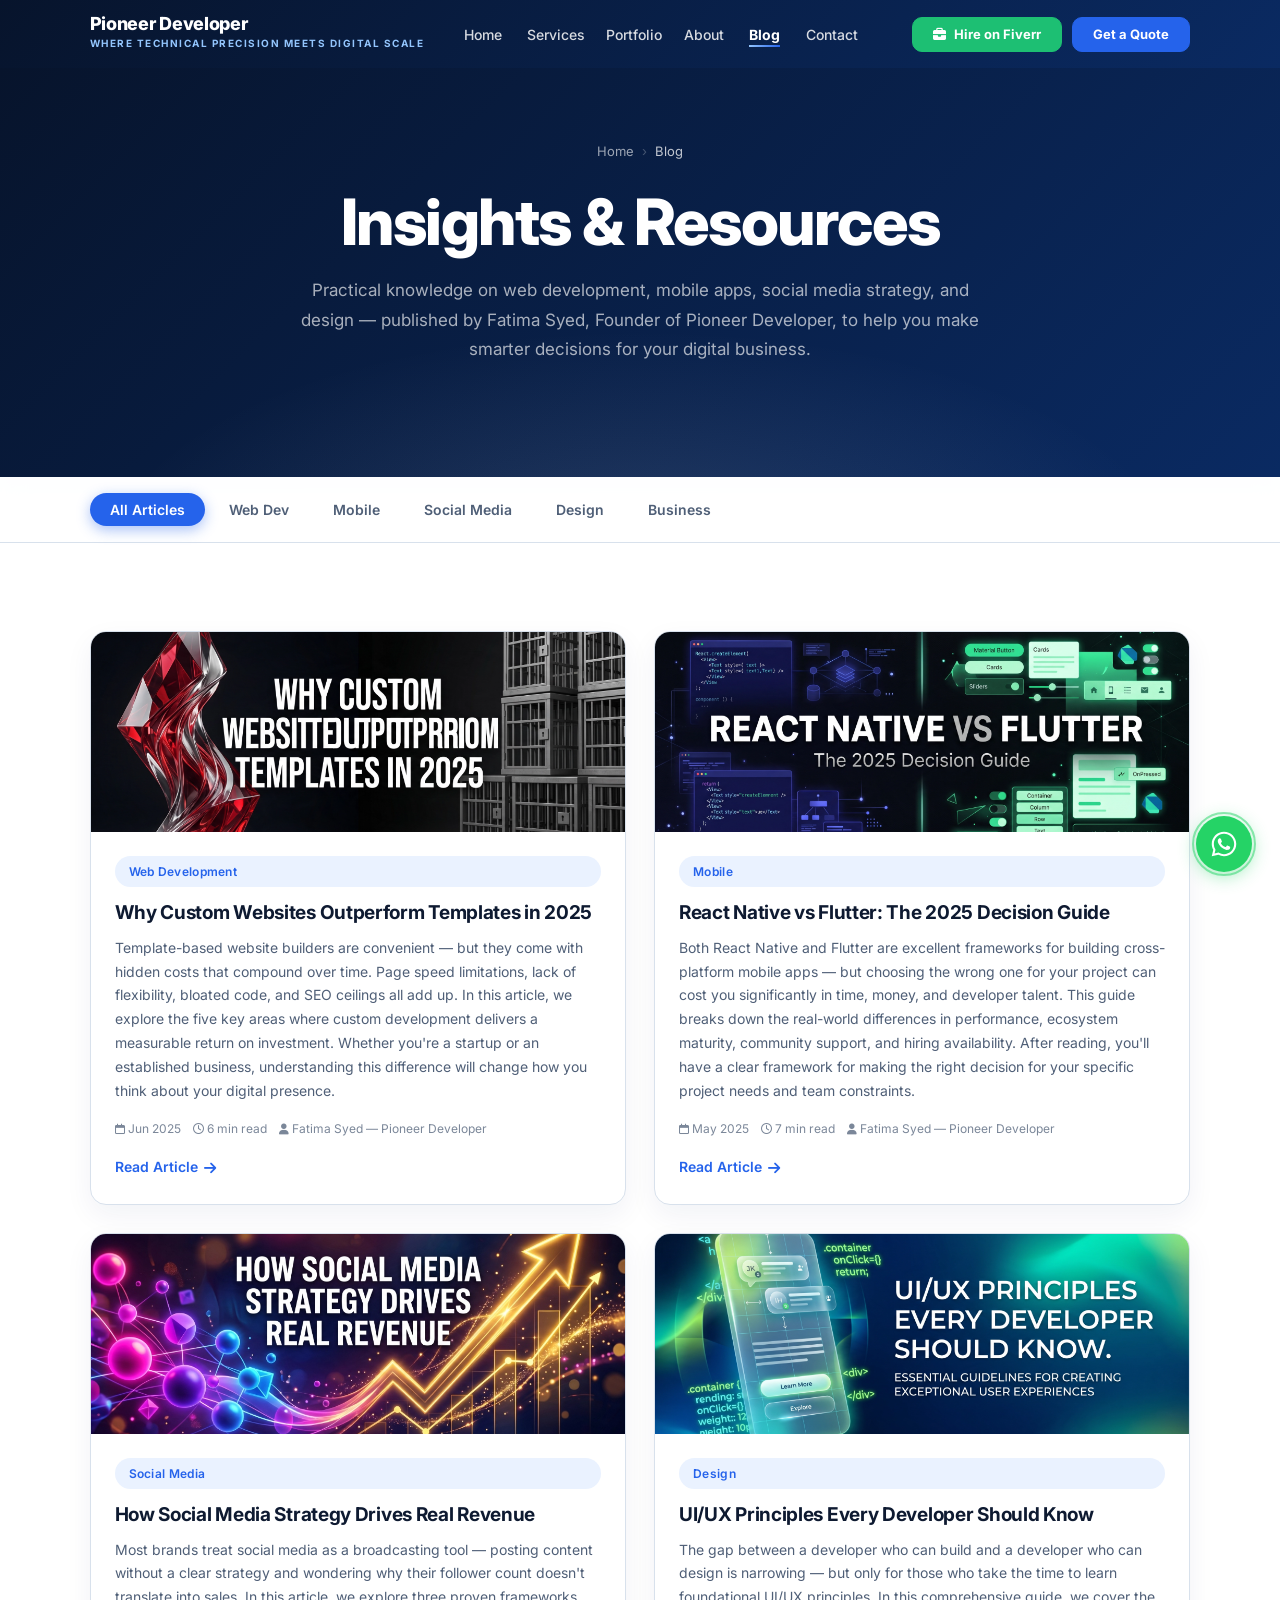
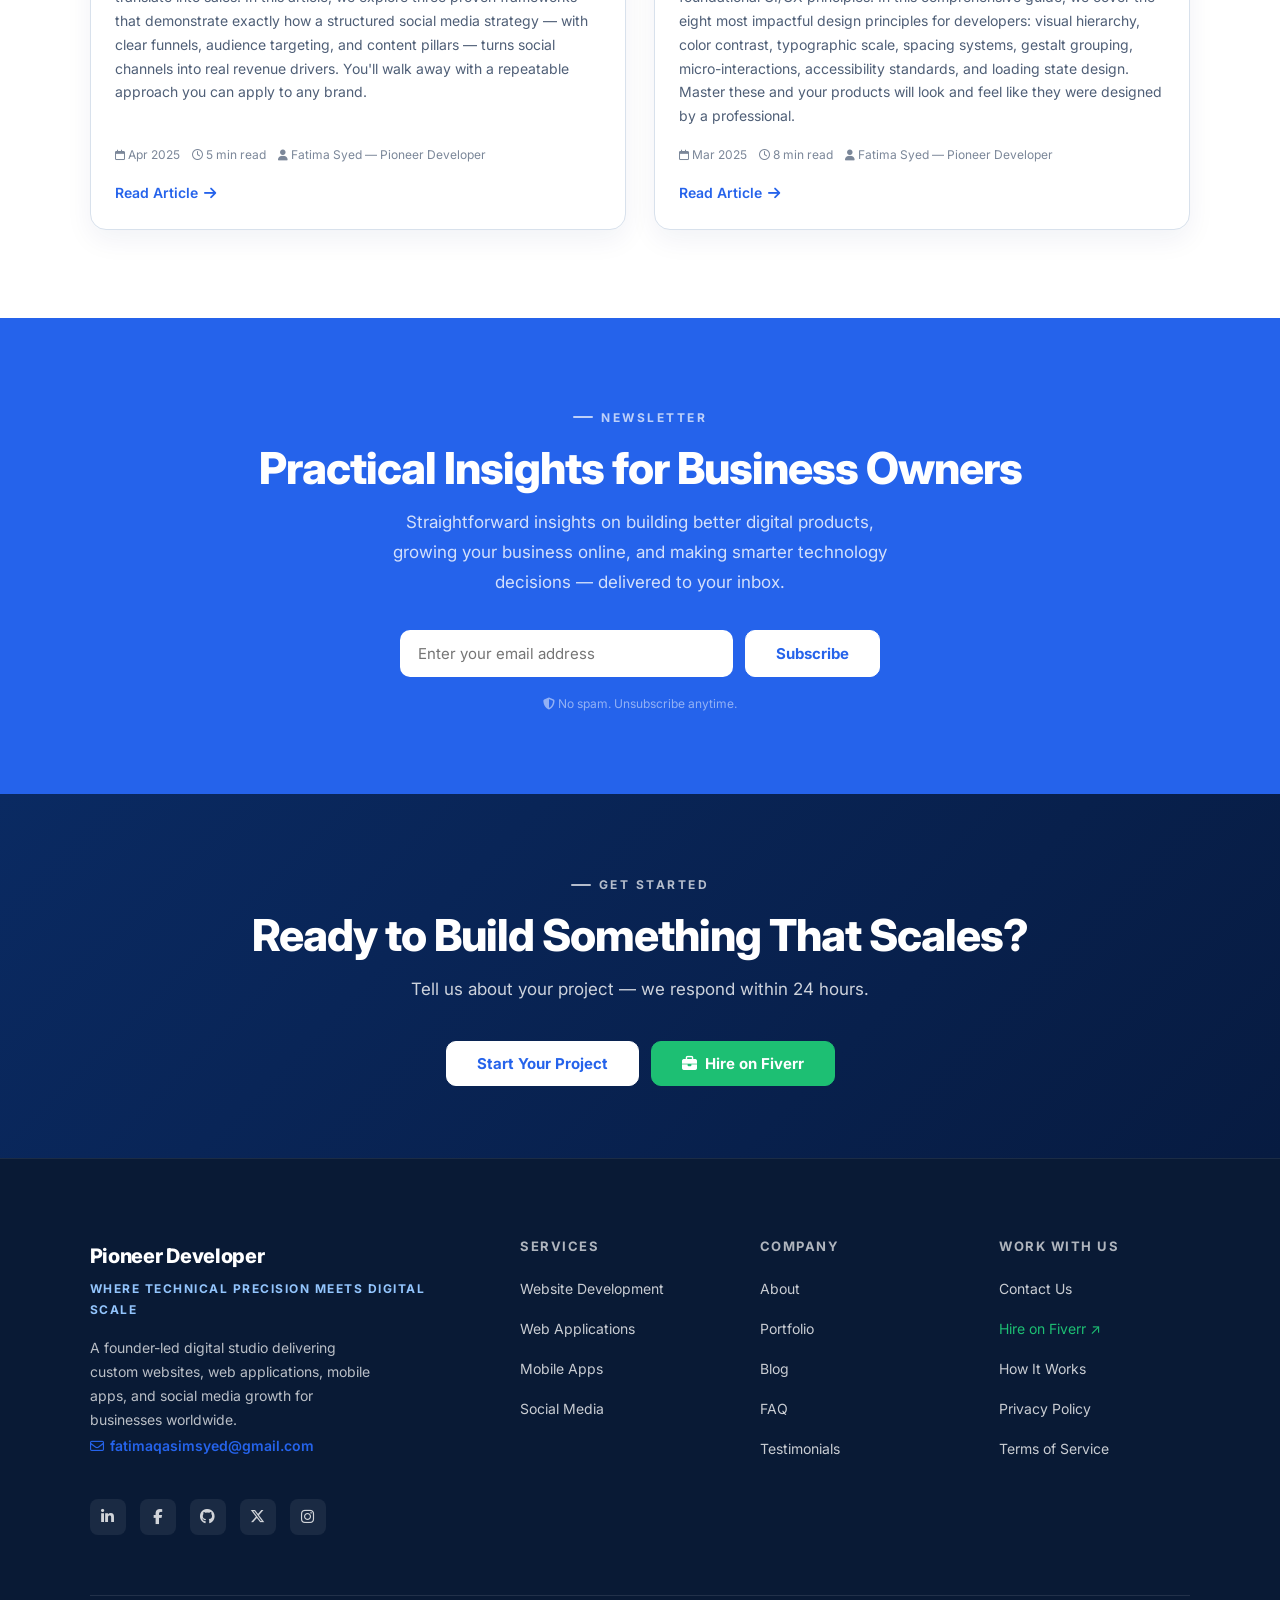
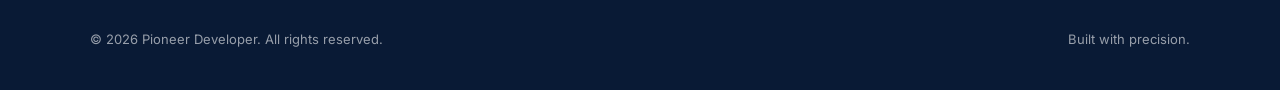
<file: blog.html>
<!DOCTYPE html>
<html lang="en">
<head>
  <meta charset="UTF-8" />
  <meta name="viewport" content="width=device-width, initial-scale=1.0" />
  <title>Blog — Pioneer Developer | Web Development, Mobile &amp; Design Insights</title>
  <meta name="description" content="Practical insights on web development, mobile apps, social media strategy, and UI/UX design from the Pioneer Developer team." />
  <meta property="og:title" content="Blog — Pioneer Developer" />
  <meta property="og:description" content="Expert insights on web dev, mobile apps, social media, and design." />
  <meta property="og:image" content="/og-image.png" />
  <link rel="canonical" href="https://faatimaah2004.com/blog.html" />
  <link rel="icon" href="/favicon.ico" type="image/x-icon" />
  <link rel="preconnect" href="https://fonts.googleapis.com" />
  <link rel="preconnect" href="https://fonts.gstatic.com" crossorigin />
  <link href="https://fonts.googleapis.com/css2?family=Inter:wght@400;500;600;700;800&display=swap" rel="stylesheet" />
  <link rel="stylesheet" href="https://cdnjs.cloudflare.com/ajax/libs/font-awesome/6.5.0/css/all.min.css" />
  <link rel="stylesheet" href="css/style.css" />
</head>
<body>

<!-- NAVIGATION -->
<nav class="site-nav" role="navigation" aria-label="Main navigation">
  <div class="nav-inner">
    <a href="index.html" class="nav-logo" aria-label="Pioneer Developer Home">
      <span class="nav-logo-text">Pioneer Developer</span>
      <span class="nav-logo-sub">Where Technical Precision Meets Digital Scale</span>
    </a>
    <ul class="nav-links">
      <li><a href="index.html">Home</a></li>
      <li><a href="services.html">Services</a></li>
      <li><a href="portfolio.html">Portfolio</a></li>
      <li><a href="about.html">About</a></li>
      <li><a href="blog.html" class="active">Blog</a></li>
      <li><a href="contact.html">Contact</a></li>
    </ul>
    <div class="nav-cta">
      <a href="https://www.fiverr.com/faatimaah2004" target="_blank" rel="noopener" class="btn btn-fiverr btn-sm"><i class="fa-solid fa-briefcase" aria-hidden="true"></i> Hire on Fiverr</a>
      <a href="contact.html" class="btn btn-primary btn-sm">Get a Quote</a>
    </div>
    <button class="nav-hamburger" id="hamburger" aria-label="Open menu" aria-expanded="false">
      <span></span><span></span><span></span>
    </button>
  </div>
</nav>
<div class="nav-mobile" id="mobile-menu">
  <a href="index.html" data-page="index.html">Home <i class="fa-solid fa-chevron-right"></i></a>
  <a href="services.html" data-page="services.html">Services <i class="fa-solid fa-chevron-right"></i></a>
  <a href="portfolio.html" data-page="portfolio.html">Portfolio <i class="fa-solid fa-chevron-right"></i></a>
  <a href="about.html" data-page="about.html">About <i class="fa-solid fa-chevron-right"></i></a>
  <a href="blog.html" class="active" data-page="blog.html">Blog <i class="fa-solid fa-chevron-right"></i></a>
  <a href="contact.html" data-page="contact.html">Contact <i class="fa-solid fa-chevron-right"></i></a>
  <div class="mobile-cta-row">
    <a href="https://www.fiverr.com/faatimaah2004" target="_blank" rel="noopener" class="btn btn-fiverr btn-sm">Hire on Fiverr</a>
    <a href="contact.html" class="btn btn-primary btn-sm">Get a Quote</a>
  </div>
</div>

<main>

<!-- HERO (mini) -->
<header class="hero-mini">
  <nav class="breadcrumb" aria-label="Breadcrumb">
    <a href="index.html">Home</a>
    <span aria-hidden="true">›</span>
    <span style="color:rgba(255,255,255,0.75);">Blog</span>
  </nav>
  <h1>Insights &amp; Resources</h1>
  <p>Practical knowledge on web development, mobile apps, social media strategy, and design — published by Fatima Syed, Founder of Pioneer Developer, to help you make smarter decisions for your digital business.</p>
</header>

<!-- CATEGORY FILTER BAR -->
<div class="filter-bar" role="navigation" aria-label="Blog category filter">
  <button class="filter-btn active" data-filter="all" aria-pressed="true">All Articles</button>
  <button class="filter-btn" data-filter="webdev" aria-pressed="false">Web Dev</button>
  <button class="filter-btn" data-filter="mobile" aria-pressed="false">Mobile</button>
  <button class="filter-btn" data-filter="social" aria-pressed="false">Social Media</button>
  <button class="filter-btn" data-filter="design" aria-pressed="false">Design</button>
  <button class="filter-btn" data-filter="business" aria-pressed="false">Business</button>
</div>

<!-- BLOG GRID -->
<section style="background:var(--bg-white);">
  <div style="display:grid; grid-template-columns:repeat(2,1fr); gap:28px; max-width:1200px; margin:0 auto;" class="blog-grid-2 reveal">

    <!-- Article 1 -->
    <article class="blog-card" data-category="webdev">
      <div class="blog-img">
        <img src="images/blog-custom-website.png" alt="Why Custom Websites Outperform Templates in 2025" style="width:100%;height:100%;object-fit:cover;display:block;">
      </div>
      <div class="blog-body">
        <span class="tag tag-accent" style="margin-bottom:14px;">Web Development</span>
        <h3 style="margin-bottom:10px; font-size:19px; line-height:1.3;">Why Custom Websites Outperform Templates in 2025</h3>
        <p style="font-size:14px; line-height:1.7; flex:1;">Template-based website builders are convenient — but they come with hidden costs that compound over time. Page speed limitations, lack of flexibility, bloated code, and SEO ceilings all add up. In this article, we explore the five key areas where custom development delivers a measurable return on investment. Whether you're a startup or an established business, understanding this difference will change how you think about your digital presence.</p>
        <div class="blog-meta">
          <span><i class="fa-regular fa-calendar" aria-hidden="true"></i> Jun 2025</span>
          <span><i class="fa-regular fa-clock" aria-hidden="true"></i> 6 min read</span>
          <span><i class="fa-solid fa-user" aria-hidden="true"></i> Fatima Syed — Pioneer Developer</span>
        </div>
        <a href="blog-custom-website.html" class="blog-read-link">Read Article <i class="fa-solid fa-arrow-right" aria-hidden="true"></i></a>
      </div>
    </article>

    <!-- Article 2 -->
    <article class="blog-card" data-category="mobile">
      <div class="blog-img">
        <img src="images/blog-react-flutter.png" alt="React Native vs Flutter: The 2025 Decision Guide" style="width:100%;height:100%;object-fit:cover;display:block;">
      </div>
      <div class="blog-body">
        <span class="tag tag-accent" style="margin-bottom:14px;">Mobile</span>
        <h3 style="margin-bottom:10px; font-size:19px; line-height:1.3;">React Native vs Flutter: The 2025 Decision Guide</h3>
        <p style="font-size:14px; line-height:1.7; flex:1;">Both React Native and Flutter are excellent frameworks for building cross-platform mobile apps — but choosing the wrong one for your project can cost you significantly in time, money, and developer talent. This guide breaks down the real-world differences in performance, ecosystem maturity, community support, and hiring availability. After reading, you'll have a clear framework for making the right decision for your specific project needs and team constraints.</p>
        <div class="blog-meta">
          <span><i class="fa-regular fa-calendar" aria-hidden="true"></i> May 2025</span>
          <span><i class="fa-regular fa-clock" aria-hidden="true"></i> 7 min read</span>
          <span><i class="fa-solid fa-user" aria-hidden="true"></i> Fatima Syed — Pioneer Developer</span>
        </div>
        <a href="blog-react-flutter.html" class="blog-read-link">Read Article <i class="fa-solid fa-arrow-right" aria-hidden="true"></i></a>
      </div>
    </article>

    <!-- Article 3 -->
    <article class="blog-card" data-category="social">
      <div class="blog-img">
        <img src="images/blog-social-media.jpg" alt="How Social Media Strategy Drives Real Revenue" style="width:100%;height:100%;object-fit:cover;display:block;">
      </div>
      <div class="blog-body">
        <span class="tag tag-accent" style="margin-bottom:14px;">Social Media</span>
        <h3 style="margin-bottom:10px; font-size:19px; line-height:1.3;">How Social Media Strategy Drives Real Revenue</h3>
        <p style="font-size:14px; line-height:1.7; flex:1;">Most brands treat social media as a broadcasting tool — posting content without a clear strategy and wondering why their follower count doesn't translate into sales. In this article, we explore three proven frameworks that demonstrate exactly how a structured social media strategy — with clear funnels, audience targeting, and content pillars — turns social channels into real revenue drivers. You'll walk away with a repeatable approach you can apply to any brand.</p>
        <div class="blog-meta">
          <span><i class="fa-regular fa-calendar" aria-hidden="true"></i> Apr 2025</span>
          <span><i class="fa-regular fa-clock" aria-hidden="true"></i> 5 min read</span>
          <span><i class="fa-solid fa-user" aria-hidden="true"></i> Fatima Syed — Pioneer Developer</span>
        </div>
        <a href="blog-social-media.html" class="blog-read-link">Read Article <i class="fa-solid fa-arrow-right" aria-hidden="true"></i></a>
      </div>
    </article>

    <!-- Article 4 -->
    <article class="blog-card" data-category="design">
      <div class="blog-img">
        <img src="images/blog-uiux.png" alt="UI/UX Principles Every Developer Should Know" style="width:100%;height:100%;object-fit:cover;display:block;">
      </div>
      <div class="blog-body">
        <span class="tag tag-accent" style="margin-bottom:14px;">Design</span>
        <h3 style="margin-bottom:10px; font-size:19px; line-height:1.3;">UI/UX Principles Every Developer Should Know</h3>
        <p style="font-size:14px; line-height:1.7; flex:1;">The gap between a developer who can build and a developer who can design is narrowing — but only for those who take the time to learn foundational UI/UX principles. In this comprehensive guide, we cover the eight most impactful design principles for developers: visual hierarchy, color contrast, typographic scale, spacing systems, gestalt grouping, micro-interactions, accessibility standards, and loading state design. Master these and your products will look and feel like they were designed by a professional.</p>
        <div class="blog-meta">
          <span><i class="fa-regular fa-calendar" aria-hidden="true"></i> Mar 2025</span>
          <span><i class="fa-regular fa-clock" aria-hidden="true"></i> 8 min read</span>
          <span><i class="fa-solid fa-user" aria-hidden="true"></i> Fatima Syed — Pioneer Developer</span>
        </div>
        <a href="blog-uiux.html" class="blog-read-link">Read Article <i class="fa-solid fa-arrow-right" aria-hidden="true"></i></a>
      </div>
    </article>

  </div>
</section>

<!-- ============================================================
     NEWSLETTER SECTION
     ============================================================ -->
<section style="background:var(--accent); padding:80px 7%; text-align:center;">
  <div class="reveal">
    <span class="section-label" style="color:rgba(255,255,255,0.7);">Newsletter</span>
    <h2 style="color:var(--white); margin-bottom:16px;">Practical Insights for Business Owners</h2>
    <p style="color:rgba(255,255,255,0.8); font-size:17px; max-width:520px; margin:0 auto 32px;">Straightforward insights on building better digital products, growing your business online, and making smarter technology decisions — delivered to your inbox.</p>

    <form id="newsletter-form" class="newsletter-form" novalidate aria-label="Newsletter subscription form">
      <input
        type="email"
        class="newsletter-input"
        placeholder="Enter your email address"
        aria-label="Email address"
        required
      />
      <button type="submit" class="btn btn-white">Subscribe</button>
    </form>

    <p class="newsletter-note" style="margin-top:16px;">
      <i class="fa-solid fa-shield-halved" aria-hidden="true"></i> No spam. Unsubscribe anytime.
    </p>
  </div>
</section>

<!-- CTA BANNER -->
<section class="cta-banner">
  <div class="reveal">
    <span class="section-label" style="color:rgba(255,255,255,0.7);">Get Started</span>
    <h2>Ready to Build Something That Scales?</h2>
    <p>Tell us about your project — we respond within 24 hours.</p>
    <div class="btn-row">
      <a href="contact.html" class="btn btn-white">Start Your Project</a>
      <a href="https://www.fiverr.com/faatimaah2004" target="_blank" rel="noopener" class="btn btn-fiverr">
        <i class="fa-solid fa-briefcase" aria-hidden="true"></i> Hire on Fiverr
      </a>
    </div>
  </div>
</section>

</main>

<!-- FOOTER -->
<footer class="site-footer" role="contentinfo">
  <div class="footer-top">
    <div>
      <div class="footer-logo-text">Pioneer Developer</div>
      <div class="footer-tagline">Where Technical Precision Meets Digital Scale</div>
      <p class="footer-desc">A founder-led digital studio delivering custom websites, web applications, mobile apps, and social media growth for businesses worldwide.</p>
      <a href="mailto:fatimaqasimsyed@gmail.com" style="font-size:14px; font-weight:600; color:var(--accent); display:inline-flex; align-items:center; gap:6px; margin-bottom:16px; text-decoration:none;"><i class="fa-regular fa-envelope" aria-hidden="true"></i> fatimaqasimsyed@gmail.com</a>
      <div class="footer-social">
        <a href="#" aria-label="LinkedIn" title="LinkedIn (coming soon)"><i class="fa-brands fa-linkedin-in" aria-hidden="true"></i></a>
        <a href="https://www.facebook.com/profile.php?id=61591512537802" target="_blank" rel="noopener" aria-label="Facebook"><i class="fa-brands fa-facebook-f" aria-hidden="true"></i></a>
        <a href="https://github.com/syeda-fatimaah" target="_blank" rel="noopener" aria-label="GitHub"><i class="fa-brands fa-github" aria-hidden="true"></i></a>
        <a href="https://x.com/PioneerDevs" target="_blank" rel="noopener" aria-label="Twitter / X"><i class="fa-brands fa-x-twitter" aria-hidden="true"></i></a>
        <a href="https://www.instagram.com/pioneer.developer/" target="_blank" rel="noopener" aria-label="Instagram"><i class="fa-brands fa-instagram" aria-hidden="true"></i></a>
      </div>
    </div>
    <div class="footer-col">
      <h4>Services</h4>
      <ul>
        <li><a href="services.html">Website Development</a></li>
        <li><a href="services.html">Web Applications</a></li>
        <li><a href="services.html">Mobile Apps</a></li>
        <li><a href="services.html">Social Media</a></li>
      </ul>
    </div>
    <div class="footer-col">
      <h4>Company</h4>
      <ul>
        <li><a href="about.html">About</a></li>
        <li><a href="portfolio.html">Portfolio</a></li>
        <li><a href="blog.html">Blog</a></li>
        <li><a href="index.html#faq">FAQ</a></li>
        <li><a href="index.html#testimonials">Testimonials</a></li>
      </ul>
    </div>
    <div class="footer-col">
      <h4>Work With Us</h4>
      <ul>
        <li><a href="contact.html">Contact Us</a></li>
        <li><a href="https://www.fiverr.com/faatimaah2004" target="_blank" rel="noopener" class="fiverr-link">Hire on Fiverr ↗</a></li>
        <li><a href="index.html#how-it-works">How It Works</a></li>
        <li><a href="privacy-policy.html">Privacy Policy</a></li>
        <li><a href="terms-of-service.html">Terms of Service</a></li>
      </ul>
    </div>
  </div>
  <div class="footer-divider"></div>
  <div class="footer-bottom">
    <p>© 2026 Pioneer Developer. All rights reserved.</p>
    <p>Built with precision.</p>
  </div>
</footer>

<script src="js/main.js"></script>
</body>
</html>
</file>
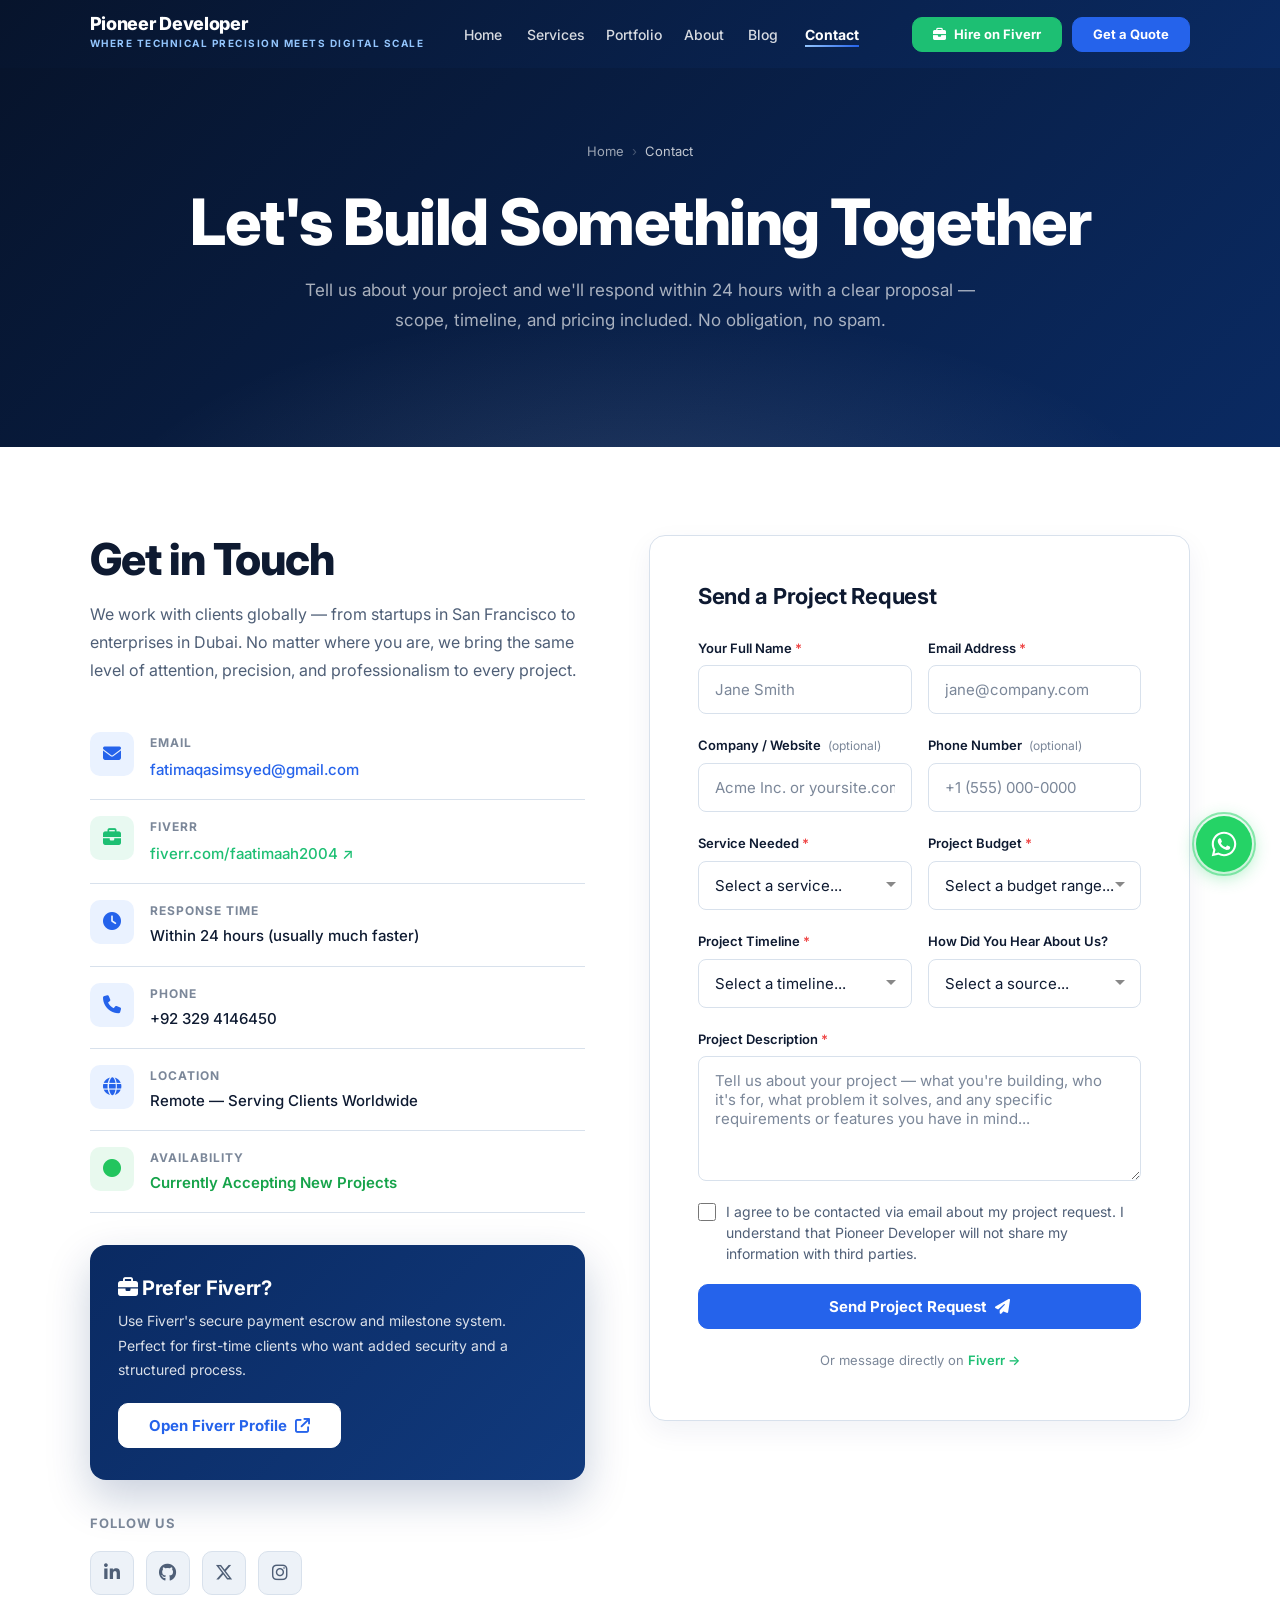
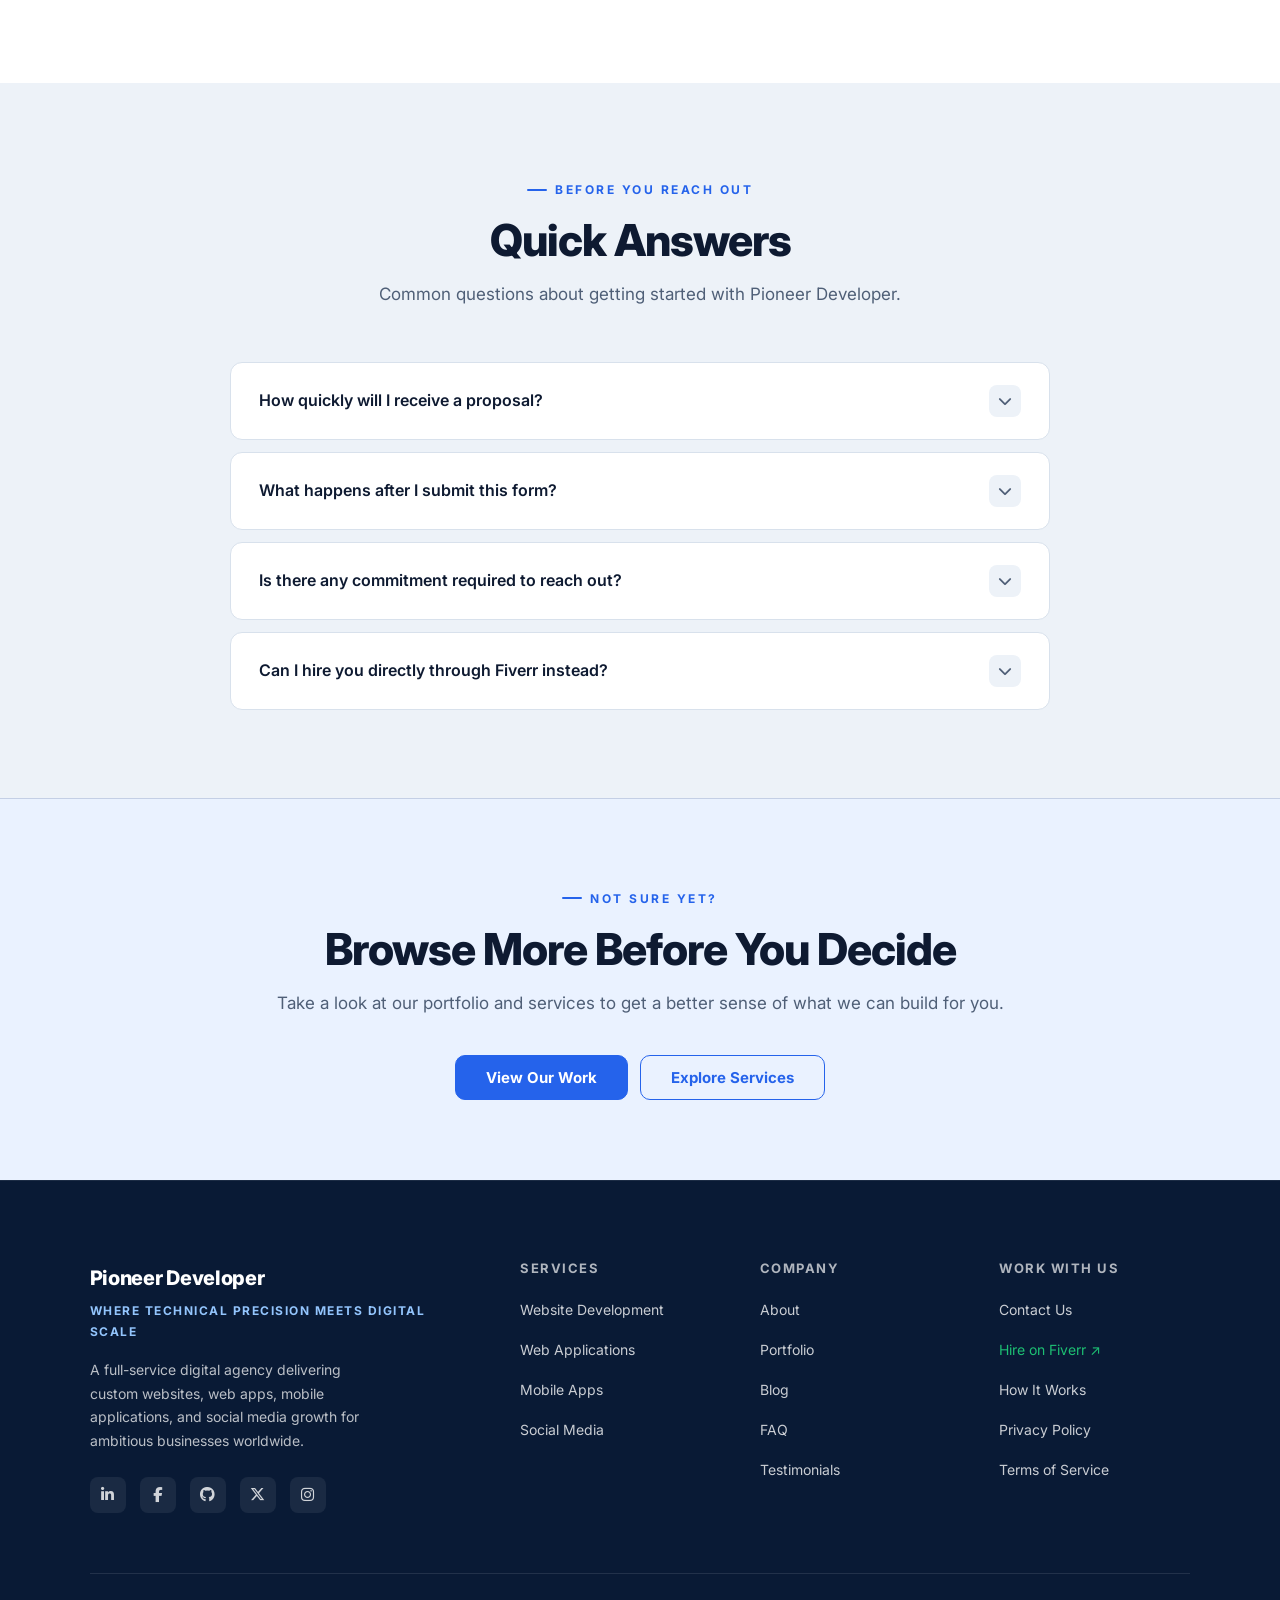
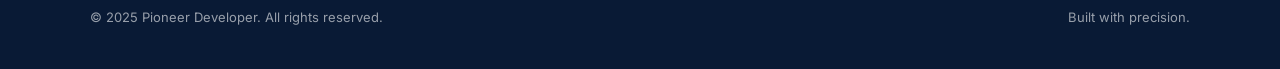
<file: contact.html>
<!DOCTYPE html>
<html lang="en">
<head>
  <meta charset="UTF-8" />
  <meta name="viewport" content="width=device-width, initial-scale=1.0" />
  <title>Contact — Pioneer Developer | Start Your Project</title>
  <meta name="description" content="Get in touch with Pioneer Developer. Send a project request and receive a detailed proposal within 24 hours. Available directly and on Fiverr." />
  <meta property="og:title" content="Contact Pioneer Developer" />
  <meta property="og:description" content="Start your project with Pioneer Developer. We respond within 24 hours with a clear proposal." />
  <meta property="og:image" content="/og-image.png" />
  <link rel="canonical" href="https://faatimaah2004.com/contact.html" />
  <link rel="icon" href="/favicon.ico" type="image/x-icon" />
  <link rel="preconnect" href="https://fonts.googleapis.com" />
  <link rel="preconnect" href="https://fonts.gstatic.com" crossorigin />
  <link href="https://fonts.googleapis.com/css2?family=Inter:wght@400;500;600;700;800&display=swap" rel="stylesheet" />
  <link rel="stylesheet" href="https://cdnjs.cloudflare.com/ajax/libs/font-awesome/6.5.0/css/all.min.css" />
  <link rel="stylesheet" href="css/style.css" />
</head>
<body>

<!-- NAVIGATION -->
<nav class="site-nav" role="navigation" aria-label="Main navigation">
  <div class="nav-inner">
    <a href="index.html" class="nav-logo" aria-label="Pioneer Developer Home">
      <span class="nav-logo-text">Pioneer Developer</span>
      <span class="nav-logo-sub">Where Technical Precision Meets Digital Scale</span>
    </a>
    <ul class="nav-links">
      <li><a href="index.html">Home</a></li>
      <li><a href="services.html">Services</a></li>
      <li><a href="portfolio.html">Portfolio</a></li>
      <li><a href="about.html">About</a></li>
      <li><a href="blog.html">Blog</a></li>
      <li><a href="contact.html" class="active">Contact</a></li>
    </ul>
    <div class="nav-cta">
      <a href="https://www.fiverr.com/faatimaah2004" target="_blank" rel="noopener" class="btn btn-fiverr btn-sm"><i class="fa-solid fa-briefcase" aria-hidden="true"></i> Hire on Fiverr</a>
      <a href="contact.html" class="btn btn-primary btn-sm">Get a Quote</a>
    </div>
    <button class="nav-hamburger" id="hamburger" aria-label="Open menu" aria-expanded="false">
      <span></span><span></span><span></span>
    </button>
  </div>
</nav>
<div class="nav-mobile" id="mobile-menu">
  <a href="index.html" data-page="index.html">Home <i class="fa-solid fa-chevron-right"></i></a>
  <a href="services.html" data-page="services.html">Services <i class="fa-solid fa-chevron-right"></i></a>
  <a href="portfolio.html" data-page="portfolio.html">Portfolio <i class="fa-solid fa-chevron-right"></i></a>
  <a href="about.html" data-page="about.html">About <i class="fa-solid fa-chevron-right"></i></a>
  <a href="blog.html" data-page="blog.html">Blog <i class="fa-solid fa-chevron-right"></i></a>
  <a href="contact.html" class="active" data-page="contact.html">Contact <i class="fa-solid fa-chevron-right"></i></a>
  <div class="mobile-cta-row">
    <a href="https://www.fiverr.com/faatimaah2004" target="_blank" rel="noopener" class="btn btn-fiverr btn-sm">Hire on Fiverr</a>
    <a href="contact.html" class="btn btn-primary btn-sm">Get a Quote</a>
  </div>
</div>

<main>

<!-- HERO (mini) -->
<header class="hero-mini">
  <nav class="breadcrumb" aria-label="Breadcrumb">
    <a href="index.html">Home</a>
    <span aria-hidden="true">›</span>
    <span style="color:rgba(255,255,255,0.75);">Contact</span>
  </nav>
  <h1>Let's Build Something Together</h1>
  <p>Tell us about your project and we'll respond within 24 hours with a clear proposal — scope, timeline, and pricing included. No obligation, no spam.</p>
</header>

<!-- ============================================================
     MAIN CONTACT SECTION
     ============================================================ -->
<section style="background:var(--bg-white);">
  <div class="contact-columns" style="display:flex; gap:80px; align-items:flex-start; max-width:1200px; margin:0 auto;">

    <!-- LEFT — Info -->
    <div style="flex:0 0 45%; max-width:45%;">
      <h2 style="margin-bottom:16px;">Get in Touch</h2>
      <p style="font-size:16px; line-height:1.75; margin-bottom:32px; color:var(--text-secondary);">We work with clients globally — from startups in San Francisco to enterprises in Dubai. No matter where you are, we bring the same level of attention, precision, and professionalism to every project.</p>

      <!-- Contact Info Items -->
      <div class="contact-info-item">
        <div class="contact-icon"><i class="fa-solid fa-envelope" aria-hidden="true"></i></div>
        <div>
          <div class="contact-info-label">Email</div>
          <a href="mailto:fatimaqasimsyed@gmail.com" class="contact-info-value" style="color:var(--accent);">fatimaqasimsyed@gmail.com</a>
        </div>
      </div>

      <div class="contact-info-item">
        <div class="contact-icon" style="background:rgba(29,191,115,0.1); color:var(--fiverr);"><i class="fa-solid fa-briefcase" aria-hidden="true"></i></div>
        <div>
          <div class="contact-info-label">Fiverr</div>
          <a href="https://www.fiverr.com/faatimaah2004" target="_blank" rel="noopener" class="contact-info-value" style="color:var(--fiverr);">fiverr.com/faatimaah2004 ↗</a>
        </div>
      </div>

      <div class="contact-info-item">
        <div class="contact-icon"><i class="fa-solid fa-clock" aria-hidden="true"></i></div>
        <div>
          <div class="contact-info-label">Response Time</div>
          <div class="contact-info-value">Within 24 hours (usually much faster)</div>
        </div>
      </div>

      <div class="contact-info-item">
        <div class="contact-icon"><i class="fa-solid fa-phone" aria-hidden="true"></i></div>
        <div>
          <div class="contact-info-label">Phone</div>
          <div class="contact-info-value">+92 329 4146450</div>
        </div>
      </div>

      <div class="contact-info-item">
        <div class="contact-icon"><i class="fa-solid fa-globe" aria-hidden="true"></i></div>
        <div>
          <div class="contact-info-label">Location</div>
          <div class="contact-info-value">Remote — Serving Clients Worldwide</div>
        </div>
      </div>

      <div class="contact-info-item">
        <div class="contact-icon" style="background:rgba(34,197,94,0.1); color:#22C55E;"><i class="fa-solid fa-circle" aria-hidden="true"></i></div>
        <div>
          <div class="contact-info-label">Availability</div>
          <div class="contact-info-value" style="color:#16A34A; font-weight:600;">Currently Accepting New Projects</div>
        </div>
      </div>

      <!-- Fiverr CTA Card -->
      <div class="fiverr-cta-card">
        <h3><i class="fa-solid fa-briefcase" aria-hidden="true"></i> Prefer Fiverr?</h3>
        <p>Use Fiverr's secure payment escrow and milestone system. Perfect for first-time clients who want added security and a structured process.</p>
        <a href="https://www.fiverr.com/faatimaah2004" target="_blank" rel="noopener" class="btn btn-white">
          Open Fiverr Profile <i class="fa-solid fa-arrow-up-right-from-square" aria-hidden="true"></i>
        </a>
      </div>

      <!-- Social Row -->
      <div style="margin-top:32px;">
        <p style="font-size:13px; font-weight:700; text-transform:uppercase; letter-spacing:1px; color:var(--text-muted); margin-bottom:16px;">Follow Us</p>
        <div style="display:flex; gap:12px;">
          <a href="#" style="width:44px; height:44px; border-radius:10px; background:var(--bg-section); border:1px solid var(--border); display:flex; align-items:center; justify-content:center; color:var(--text-secondary); font-size:18px; transition:var(--transition-fast);" onmouseover="this.style.background='var(--accent)';this.style.color='white'" onmouseout="this.style.background='var(--bg-section)';this.style.color='var(--text-secondary)'" aria-label="LinkedIn"><i class="fa-brands fa-linkedin-in" aria-hidden="true"></i></a>
          <a href="#" style="width:44px; height:44px; border-radius:10px; background:var(--bg-section); border:1px solid var(--border); display:flex; align-items:center; justify-content:center; color:var(--text-secondary); font-size:18px; transition:var(--transition-fast);" onmouseover="this.style.background='var(--accent)';this.style.color='white'" onmouseout="this.style.background='var(--bg-section)';this.style.color='var(--text-secondary)'" aria-label="GitHub"><i class="fa-brands fa-github" aria-hidden="true"></i></a>
          <a href="#" style="width:44px; height:44px; border-radius:10px; background:var(--bg-section); border:1px solid var(--border); display:flex; align-items:center; justify-content:center; color:var(--text-secondary); font-size:18px; transition:var(--transition-fast);" onmouseover="this.style.background='var(--accent)';this.style.color='white'" onmouseout="this.style.background='var(--bg-section)';this.style.color='var(--text-secondary)'" aria-label="Twitter / X"><i class="fa-brands fa-x-twitter" aria-hidden="true"></i></a>
          <a href="#" style="width:44px; height:44px; border-radius:10px; background:var(--bg-section); border:1px solid var(--border); display:flex; align-items:center; justify-content:center; color:var(--text-secondary); font-size:18px; transition:var(--transition-fast);" onmouseover="this.style.background='#E1306C';this.style.color='white'" onmouseout="this.style.background='var(--bg-section)';this.style.color='var(--text-secondary)'" aria-label="Instagram"><i class="fa-brands fa-instagram" aria-hidden="true"></i></a>
        </div>
      </div>
    </div>

    <!-- RIGHT — Form -->
    <div style="flex:1;">
      <div style="background:var(--bg-white); border:1px solid var(--border); border-radius:var(--radius-card); padding:48px; box-shadow:var(--shadow-card);" class="reveal">

        <h3 style="margin-bottom:28px; font-size:22px;">Send a Project Request</h3>

        <!-- Success message (hidden by default) -->
        <div class="form-success" id="contact-success" role="alert" aria-live="polite">
          <i class="fa-solid fa-circle-check" aria-hidden="true"></i>
          <h4>Message Sent Successfully!</h4>
          <p>Thank you for reaching out. We'll review your project details and respond within 24 hours with a detailed proposal.</p>
          <p style="font-size:13px; color:var(--text-muted); margin-top:8px;">In the meantime, feel free to browse our <a href="portfolio.html" style="color:var(--accent);">portfolio</a> or <a href="https://www.fiverr.com/faatimaah2004" target="_blank" rel="noopener" style="color:var(--fiverr);">visit us on Fiverr</a>.</p>
        </div>

        <!-- Form Body -->
        <div id="contact-form-body">
          <form id="contact-form" novalidate aria-label="Project request form">

            <div class="grid-2" style="gap:16px;">
              <div class="form-group">
                <label for="contact-name">Your Full Name <span style="color:#EF4444;">*</span></label>
                <input
                  type="text"
                  id="contact-name"
                  class="form-control"
                  placeholder="Jane Smith"
                  required
                  autocomplete="name"
                />
              </div>
              <div class="form-group">
                <label for="contact-email">Email Address <span style="color:#EF4444;">*</span></label>
                <input
                  type="email"
                  id="contact-email"
                  class="form-control"
                  placeholder="jane@company.com"
                  required
                  autocomplete="email"
                />
              </div>
            </div>

            <div class="grid-2" style="gap:16px;">
              <div class="form-group">
                <label for="contact-company">Company / Website <span class="optional">(optional)</span></label>
                <input
                  type="text"
                  id="contact-company"
                  class="form-control"
                  placeholder="Acme Inc. or yoursite.com"
                  autocomplete="organization"
                />
              </div>
              <div class="form-group">
                <label for="contact-phone">Phone Number <span class="optional">(optional)</span></label>
                <input
                  type="tel"
                  id="contact-phone"
                  class="form-control"
                  placeholder="+1 (555) 000-0000"
                  autocomplete="tel"
                />
              </div>
            </div>

            <div class="grid-2" style="gap:16px;">
              <div class="form-group">
                <label for="contact-service">Service Needed <span style="color:#EF4444;">*</span></label>
                <select id="contact-service" class="form-control" required>
                  <option value="" disabled selected>Select a service...</option>
                  <option value="website">Website Development</option>
                  <option value="webapp">Web Application</option>
                  <option value="mobile">Mobile App</option>
                  <option value="social">Social Media Management</option>
                  <option value="other">Other / Multiple</option>
                </select>
              </div>
              <div class="form-group">
                <label for="contact-budget">Project Budget <span style="color:#EF4444;">*</span></label>
                <select id="contact-budget" class="form-control" required>
                  <option value="" disabled selected>Select a budget range...</option>
                  <option value="under500">Under $500</option>
                  <option value="500-1500">$500 – $1,500</option>
                  <option value="1500-5000">$1,500 – $5,000</option>
                  <option value="5000+">$5,000+</option>
                  <option value="discuss">Let's Discuss</option>
                </select>
              </div>
            </div>

            <div class="grid-2" style="gap:16px;">
              <div class="form-group">
                <label for="contact-timeline">Project Timeline <span style="color:#EF4444;">*</span></label>
                <select id="contact-timeline" class="form-control" required>
                  <option value="" disabled selected>Select a timeline...</option>
                  <option value="asap">ASAP — Urgent</option>
                  <option value="1month">Within 1 Month</option>
                  <option value="2-3months">2–3 Months</option>
                  <option value="flexible">Flexible / Not Set</option>
                </select>
              </div>
              <div class="form-group">
                <label for="contact-source">How Did You Hear About Us?</label>
                <select id="contact-source" class="form-control">
                  <option value="" disabled selected>Select a source...</option>
                  <option value="fiverr">Fiverr</option>
                  <option value="google">Google Search</option>
                  <option value="referral">Referral / Word of Mouth</option>
                  <option value="social">Social Media</option>
                  <option value="other">Other</option>
                </select>
              </div>
            </div>

            <div class="form-group">
              <label for="contact-description">Project Description <span style="color:#EF4444;">*</span></label>
              <textarea
                id="contact-description"
                class="form-control"
                rows="5"
                placeholder="Tell us about your project — what you're building, who it's for, what problem it solves, and any specific requirements or features you have in mind..."
                required
              ></textarea>
            </div>

            <div class="checkbox-group">
              <input type="checkbox" id="contact-agree" required />
              <label for="contact-agree">I agree to be contacted via email about my project request. I understand that Pioneer Developer will not share my information with third parties.</label>
            </div>

            <button type="submit" class="btn btn-primary btn-full" id="contact-submit">
              Send Project Request <i class="fa-solid fa-paper-plane" aria-hidden="true"></i>
            </button>

          </form>

          <p style="text-align:center; margin-top:20px; font-size:13px; color:var(--text-muted);">
            Or message directly on
            <a href="https://www.fiverr.com/faatimaah2004" target="_blank" rel="noopener" style="color:var(--fiverr); font-weight:600;">Fiverr →</a>
          </p>
        </div>

      </div>
    </div>

  </div>
</section>

<!-- ============================================================
     FAQ SECTION
     ============================================================ -->
<section style="background:var(--bg-section);">
  <div class="section-header reveal">
    <span class="section-label">Before You Reach Out</span>
    <h2>Quick Answers</h2>
    <p>Common questions about getting started with Pioneer Developer.</p>
  </div>

  <div class="faq-list">

    <div class="faq-item reveal" data-delay="0">
      <div class="faq-question" role="button" tabindex="0" aria-expanded="false">
        <h4>How quickly will I receive a proposal?</h4>
        <div class="faq-icon"><i class="fa-solid fa-chevron-down" aria-hidden="true"></i></div>
      </div>
      <div class="faq-answer">
        <p>We respond to all project inquiries within 24 hours — usually much faster. After reviewing your project description, we'll send a detailed proposal including scope, timeline, deliverables, and pricing. If we need clarification, we'll schedule a brief discovery call first to make sure the proposal is accurate and complete.</p>
      </div>
    </div>

    <div class="faq-item reveal" data-delay="60">
      <div class="faq-question" role="button" tabindex="0" aria-expanded="false">
        <h4>What happens after I submit this form?</h4>
        <div class="faq-icon"><i class="fa-solid fa-chevron-down" aria-hidden="true"></i></div>
      </div>
      <div class="faq-answer">
        <p>Once you submit the form, we review your project details carefully. We'll reach out via email within 24 hours with either a detailed proposal or a request for a discovery call to better understand your requirements. Nothing starts until you've reviewed and approved the proposal — no surprises, no pressure.</p>
      </div>
    </div>

    <div class="faq-item reveal" data-delay="120">
      <div class="faq-question" role="button" tabindex="0" aria-expanded="false">
        <h4>Is there any commitment required to reach out?</h4>
        <div class="faq-icon"><i class="fa-solid fa-chevron-down" aria-hidden="true"></i></div>
      </div>
      <div class="faq-answer">
        <p>Absolutely not. Sending a project request is completely free and carries zero obligation. We're happy to provide a detailed quote and answer your questions — and if we're not the right fit for your project, we'll tell you honestly. We'd rather give you good advice than take on a project that isn't a great match for both parties.</p>
      </div>
    </div>

    <div class="faq-item reveal" data-delay="180">
      <div class="faq-question" role="button" tabindex="0" aria-expanded="false">
        <h4>Can I hire you directly through Fiverr instead?</h4>
        <div class="faq-icon"><i class="fa-solid fa-chevron-down" aria-hidden="true"></i></div>
      </div>
      <div class="faq-answer">
        <p>Yes — Fiverr is a great option, especially for first-time clients who prefer the security of Fiverr's payment escrow and dispute resolution system. You can find all our services at <strong>fiverr.com/faatimaah2004</strong>. For larger projects or ongoing retainers, direct engagement via this contact form is typically more efficient and cost-effective.</p>
      </div>
    </div>

  </div>
</section>

<!-- CTA BANNER (lighter version) -->
<section style="background:var(--accent-light); padding:80px 7%; text-align:center; border-top:1px solid rgba(27,45,110,0.18);">
  <div class="reveal">
    <span class="section-label">Not Sure Yet?</span>
    <h2 style="color:var(--text-primary); margin-bottom:16px;">Browse More Before You Decide</h2>
    <p style="color:var(--text-secondary); font-size:17px; margin-bottom:36px;">Take a look at our portfolio and services to get a better sense of what we can build for you.</p>
    <div style="display:flex; gap:12px; justify-content:center; flex-wrap:wrap;">
      <a href="portfolio.html" class="btn btn-primary">View Our Work</a>
      <a href="services.html" class="btn btn-outline">Explore Services</a>
    </div>
  </div>
</section>

</main>

<!-- FOOTER -->
<footer class="site-footer" role="contentinfo">
  <div class="footer-top">
    <div>
      <div class="footer-logo-text">Pioneer Developer</div>
      <div class="footer-tagline">Where Technical Precision Meets Digital Scale</div>
      <p class="footer-desc">A full-service digital agency delivering custom websites, web apps, mobile applications, and social media growth for ambitious businesses worldwide.</p>
      <div class="footer-social">
        <a href="#" aria-label="LinkedIn" title="LinkedIn (coming soon)"><i class="fa-brands fa-linkedin-in" aria-hidden="true"></i></a>
        <a href="https://www.facebook.com/profile.php?id=61591512537802" target="_blank" rel="noopener" aria-label="Facebook"><i class="fa-brands fa-facebook-f" aria-hidden="true"></i></a>
        <a href="https://github.com/syeda-fatimaah" target="_blank" rel="noopener" aria-label="GitHub"><i class="fa-brands fa-github" aria-hidden="true"></i></a>
        <a href="https://x.com/PioneerDevs" target="_blank" rel="noopener" aria-label="Twitter / X"><i class="fa-brands fa-x-twitter" aria-hidden="true"></i></a>
        <a href="https://www.instagram.com/pioneer.developer/" target="_blank" rel="noopener" aria-label="Instagram"><i class="fa-brands fa-instagram" aria-hidden="true"></i></a>
      </div>
    </div>
    <div class="footer-col">
      <h4>Services</h4>
      <ul>
        <li><a href="services.html">Website Development</a></li>
        <li><a href="services.html">Web Applications</a></li>
        <li><a href="services.html">Mobile Apps</a></li>
        <li><a href="services.html">Social Media</a></li>
      </ul>
    </div>
    <div class="footer-col">
      <h4>Company</h4>
      <ul>
        <li><a href="about.html">About</a></li>
        <li><a href="portfolio.html">Portfolio</a></li>
        <li><a href="blog.html">Blog</a></li>
        <li><a href="index.html#faq">FAQ</a></li>
        <li><a href="index.html#testimonials">Testimonials</a></li>
      </ul>
    </div>
    <div class="footer-col">
      <h4>Work With Us</h4>
      <ul>
        <li><a href="contact.html">Contact Us</a></li>
        <li><a href="https://www.fiverr.com/faatimaah2004" target="_blank" rel="noopener" class="fiverr-link">Hire on Fiverr ↗</a></li>
        <li><a href="index.html#how-it-works">How It Works</a></li>
        <li><a href="privacy-policy.html">Privacy Policy</a></li>
        <li><a href="terms-of-service.html">Terms of Service</a></li>
      </ul>
    </div>
  </div>
  <div class="footer-divider"></div>
  <div class="footer-bottom">
    <p>© 2025 Pioneer Developer. All rights reserved.</p>
    <p>Built with precision.</p>
  </div>
</footer>

<script src="js/main.js"></script>
</body>
</html>
</file>
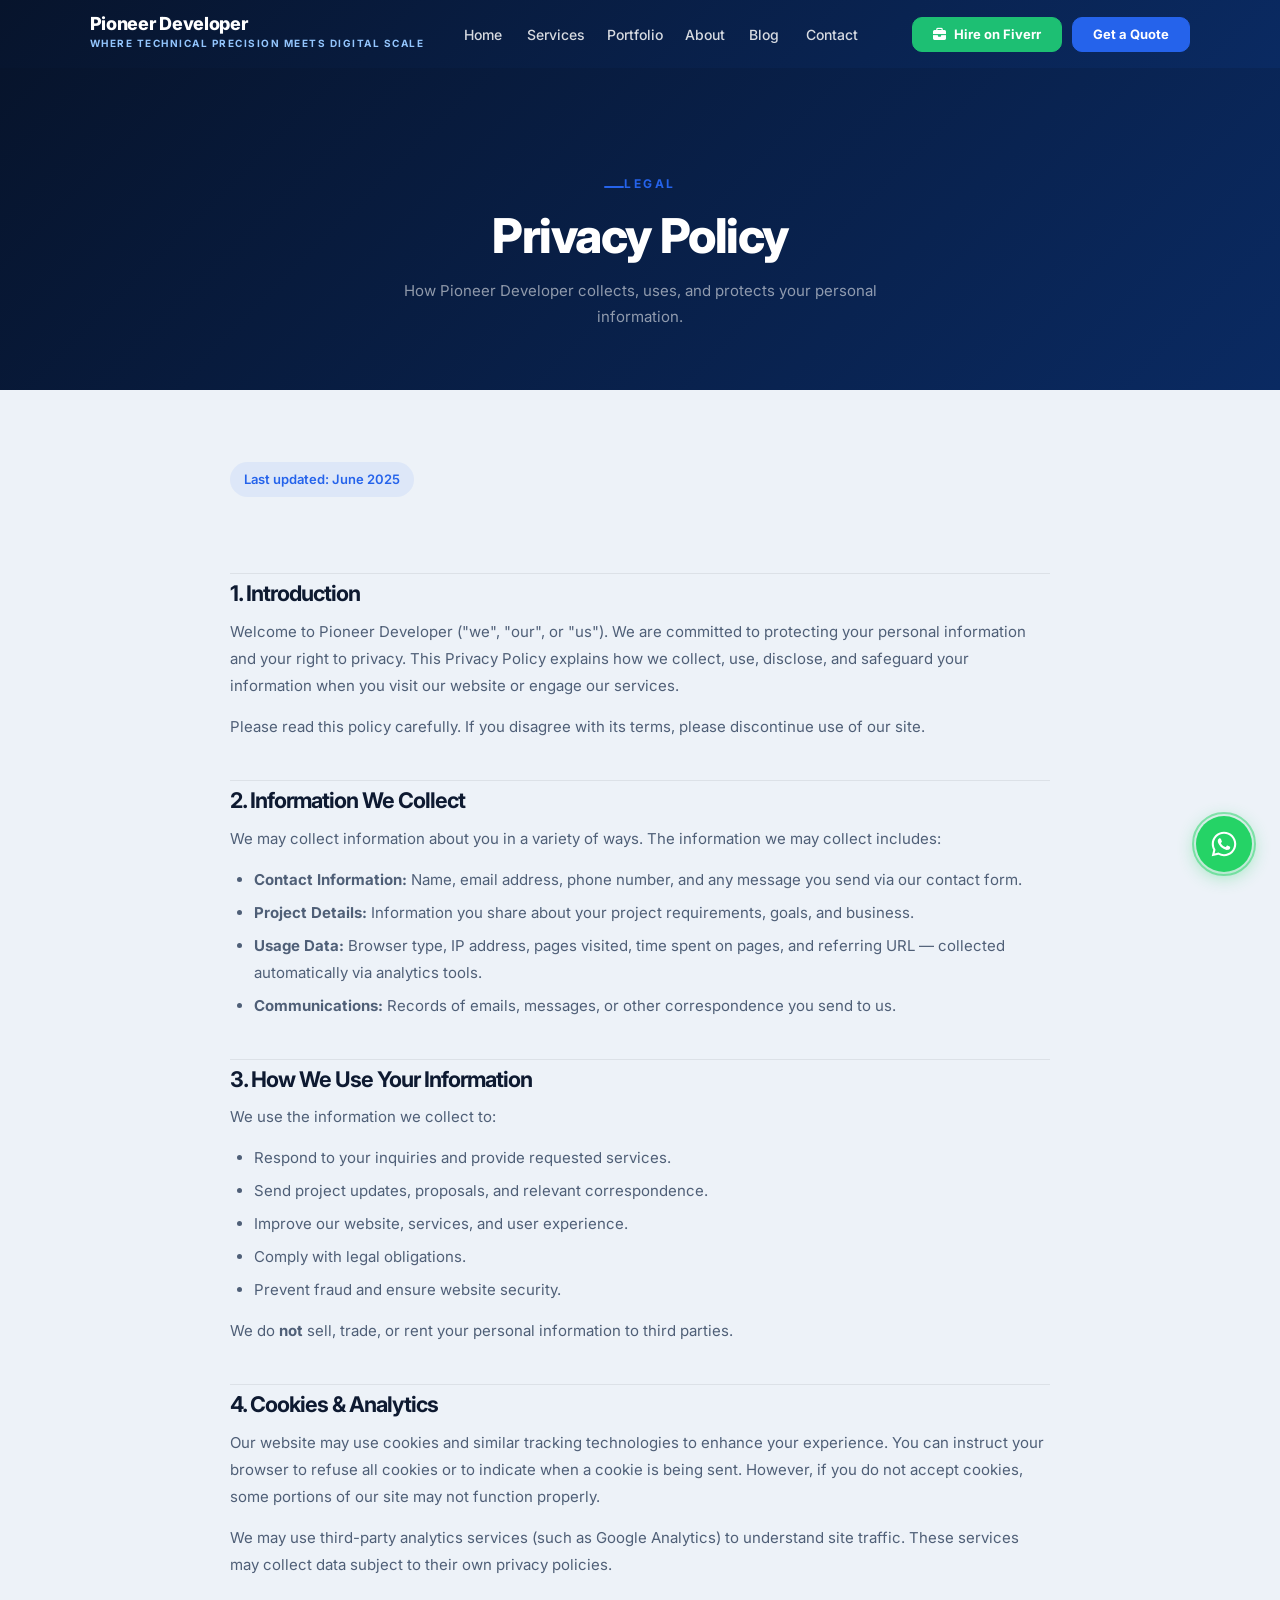
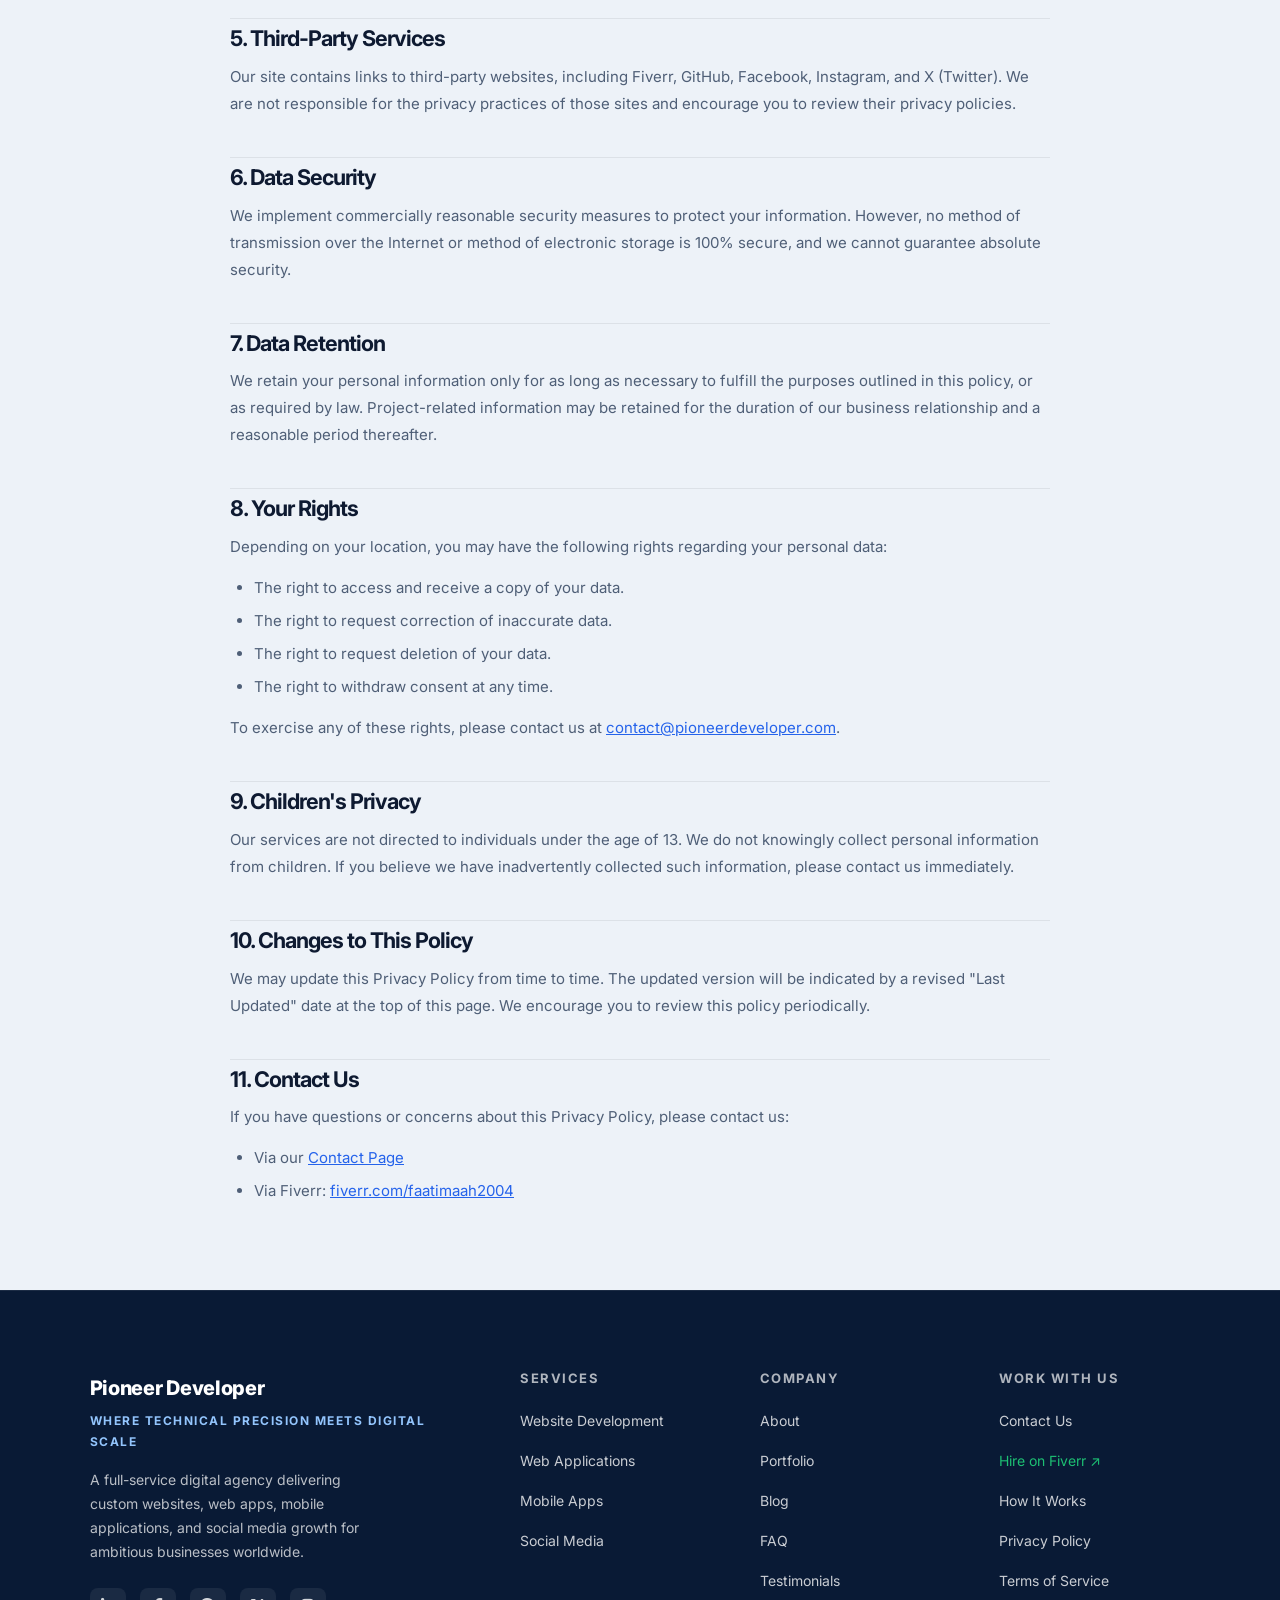
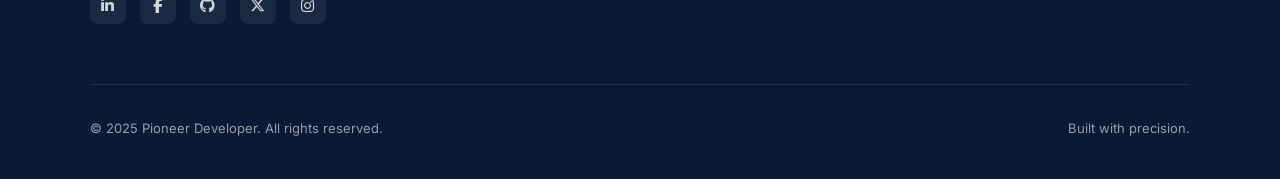
<file: privacy-policy.html>
<!DOCTYPE html>
<html lang="en">
<head>
  <meta charset="UTF-8" />
  <meta name="viewport" content="width=device-width, initial-scale=1.0" />
  <title>Privacy Policy — Pioneer Developer</title>
  <meta name="description" content="Pioneer Developer's Privacy Policy — how we collect, use, and protect your personal information." />
  <link rel="canonical" href="https://faatimaah2004.com/privacy-policy" />
  <link rel="icon" href="/favicon.ico" type="image/x-icon" />
  <!-- Google Fonts -->
  <link rel="preconnect" href="https://fonts.googleapis.com" />
  <link rel="preconnect" href="https://fonts.gstatic.com" crossorigin />
  <link href="https://fonts.googleapis.com/css2?family=Inter:wght@400;500;600;700;800&display=swap" rel="stylesheet" />
  <!-- Font Awesome -->
  <link rel="stylesheet" href="https://cdnjs.cloudflare.com/ajax/libs/font-awesome/6.5.0/css/all.min.css" />
  <!-- Main CSS -->
  <link rel="stylesheet" href="css/style.css" />
  <style>
    .legal-hero {
      background: var(--nav-bg, #07142C);
      padding: 100px 7% 60px;
      text-align: center;
    }
    .legal-hero .section-label {
      display: inline-block;
      margin-bottom: 16px;
    }
    .legal-hero h1 {
      font-size: clamp(2rem, 5vw, 3rem);
      font-weight: 800;
      color: #fff;
      margin-bottom: 16px;
      letter-spacing: -0.03em;
    }
    .legal-hero p {
      color: rgba(255,255,255,0.55);
      font-size: 15px;
      max-width: 540px;
      margin: 0 auto;
    }
    .legal-body {
      background: var(--bg-section, #f7f8fc);
      padding: 72px 7%;
    }
    .legal-container {
      max-width: 820px;
      margin: 0 auto;
    }
    .legal-container h2 {
      font-size: 1.35rem;
      font-weight: 700;
      color: var(--text-primary, #0d1b2a);
      margin: 40px 0 12px;
      padding-top: 8px;
      border-top: 1px solid rgba(0,0,0,0.07);
    }
    .legal-container h2:first-child {
      margin-top: 0;
      border-top: none;
      padding-top: 0;
    }
    .legal-container p {
      font-size: 15px;
      line-height: 1.8;
      color: var(--text-secondary, #4a5568);
      margin-bottom: 14px;
    }
    .legal-container ul {
      list-style: disc;
      padding-left: 24px;
      margin-bottom: 14px;
    }
    .legal-container ul li {
      font-size: 15px;
      line-height: 1.8;
      color: var(--text-secondary, #4a5568);
      margin-bottom: 6px;
    }
    .legal-container a {
      color: var(--accent, #2563EB);
      text-decoration: underline;
    }
    .legal-updated {
      display: inline-block;
      background: rgba(37,99,235,0.08);
      color: var(--accent, #2563EB);
      font-size: 13px;
      font-weight: 600;
      padding: 6px 14px;
      border-radius: 20px;
      margin-bottom: 36px;
    }
  </style>
</head>
<body>

<!-- NAVIGATION -->
<nav class="site-nav" role="navigation" aria-label="Main navigation">
  <div class="nav-inner">
    <a href="index.html" class="nav-logo" aria-label="Pioneer Developer Home">
      <span class="nav-logo-text">Pioneer Developer</span>
      <span class="nav-logo-sub">Where Technical Precision Meets Digital Scale</span>
    </a>

    <ul class="nav-links">
      <li><a href="index.html">Home</a></li>
      <li><a href="services.html">Services</a></li>
      <li><a href="portfolio.html">Portfolio</a></li>
      <li><a href="about.html">About</a></li>
      <li><a href="blog.html">Blog</a></li>
      <li><a href="contact.html">Contact</a></li>
    </ul>

    <div class="nav-cta">
      <a href="https://www.fiverr.com/faatimaah2004" target="_blank" rel="noopener" class="btn btn-fiverr btn-sm">
        <i class="fa-solid fa-briefcase" aria-hidden="true"></i> Hire on Fiverr
      </a>
      <a href="contact.html" class="btn btn-primary btn-sm">Get a Quote</a>
    </div>

    <button class="nav-hamburger" id="hamburger" aria-label="Open menu" aria-expanded="false">
      <span></span><span></span><span></span>
    </button>
  </div>
</nav>

<!-- Mobile Menu -->
<div class="nav-mobile" id="mobile-menu" role="navigation" aria-label="Mobile navigation">
  <a href="index.html" data-page="index.html">Home <i class="fa-solid fa-chevron-right"></i></a>
  <a href="services.html" data-page="services.html">Services <i class="fa-solid fa-chevron-right"></i></a>
  <a href="portfolio.html" data-page="portfolio.html">Portfolio <i class="fa-solid fa-chevron-right"></i></a>
  <a href="about.html" data-page="about.html">About <i class="fa-solid fa-chevron-right"></i></a>
  <a href="blog.html" data-page="blog.html">Blog <i class="fa-solid fa-chevron-right"></i></a>
  <a href="contact.html" data-page="contact.html">Contact <i class="fa-solid fa-chevron-right"></i></a>
  <div class="mobile-cta-row">
    <a href="https://www.fiverr.com/faatimaah2004" target="_blank" rel="noopener" class="btn btn-fiverr btn-sm">Hire on Fiverr</a>
    <a href="contact.html" class="btn btn-primary btn-sm">Get a Quote</a>
  </div>
</div>

<main>

<!-- HERO -->
<section class="legal-hero">
  <span class="section-label">Legal</span>
  <h1>Privacy Policy</h1>
  <p>How Pioneer Developer collects, uses, and protects your personal information.</p>
</section>

<!-- BODY -->
<section class="legal-body">
  <div class="legal-container">
    <span class="legal-updated">Last updated: June 2025</span>

    <h2>1. Introduction</h2>
    <p>Welcome to Pioneer Developer ("we", "our", or "us"). We are committed to protecting your personal information and your right to privacy. This Privacy Policy explains how we collect, use, disclose, and safeguard your information when you visit our website or engage our services.</p>
    <p>Please read this policy carefully. If you disagree with its terms, please discontinue use of our site.</p>

    <h2>2. Information We Collect</h2>
    <p>We may collect information about you in a variety of ways. The information we may collect includes:</p>
    <ul>
      <li><strong>Contact Information:</strong> Name, email address, phone number, and any message you send via our contact form.</li>
      <li><strong>Project Details:</strong> Information you share about your project requirements, goals, and business.</li>
      <li><strong>Usage Data:</strong> Browser type, IP address, pages visited, time spent on pages, and referring URL — collected automatically via analytics tools.</li>
      <li><strong>Communications:</strong> Records of emails, messages, or other correspondence you send to us.</li>
    </ul>

    <h2>3. How We Use Your Information</h2>
    <p>We use the information we collect to:</p>
    <ul>
      <li>Respond to your inquiries and provide requested services.</li>
      <li>Send project updates, proposals, and relevant correspondence.</li>
      <li>Improve our website, services, and user experience.</li>
      <li>Comply with legal obligations.</li>
      <li>Prevent fraud and ensure website security.</li>
    </ul>
    <p>We do <strong>not</strong> sell, trade, or rent your personal information to third parties.</p>

    <h2>4. Cookies & Analytics</h2>
    <p>Our website may use cookies and similar tracking technologies to enhance your experience. You can instruct your browser to refuse all cookies or to indicate when a cookie is being sent. However, if you do not accept cookies, some portions of our site may not function properly.</p>
    <p>We may use third-party analytics services (such as Google Analytics) to understand site traffic. These services may collect data subject to their own privacy policies.</p>

    <h2>5. Third-Party Services</h2>
    <p>Our site contains links to third-party websites, including Fiverr, GitHub, Facebook, Instagram, and X (Twitter). We are not responsible for the privacy practices of those sites and encourage you to review their privacy policies.</p>

    <h2>6. Data Security</h2>
    <p>We implement commercially reasonable security measures to protect your information. However, no method of transmission over the Internet or method of electronic storage is 100% secure, and we cannot guarantee absolute security.</p>

    <h2>7. Data Retention</h2>
    <p>We retain your personal information only for as long as necessary to fulfill the purposes outlined in this policy, or as required by law. Project-related information may be retained for the duration of our business relationship and a reasonable period thereafter.</p>

    <h2>8. Your Rights</h2>
    <p>Depending on your location, you may have the following rights regarding your personal data:</p>
    <ul>
      <li>The right to access and receive a copy of your data.</li>
      <li>The right to request correction of inaccurate data.</li>
      <li>The right to request deletion of your data.</li>
      <li>The right to withdraw consent at any time.</li>
    </ul>
    <p>To exercise any of these rights, please contact us at <a href="mailto:contact@pioneerdeveloper.com">contact@pioneerdeveloper.com</a>.</p>

    <h2>9. Children's Privacy</h2>
    <p>Our services are not directed to individuals under the age of 13. We do not knowingly collect personal information from children. If you believe we have inadvertently collected such information, please contact us immediately.</p>

    <h2>10. Changes to This Policy</h2>
    <p>We may update this Privacy Policy from time to time. The updated version will be indicated by a revised "Last Updated" date at the top of this page. We encourage you to review this policy periodically.</p>

    <h2>11. Contact Us</h2>
    <p>If you have questions or concerns about this Privacy Policy, please contact us:</p>
    <ul>
      <li>Via our <a href="contact.html">Contact Page</a></li>
      <li>Via Fiverr: <a href="https://www.fiverr.com/faatimaah2004" target="_blank" rel="noopener">fiverr.com/faatimaah2004</a></li>
    </ul>
  </div>
</section>

</main>

<!-- FOOTER -->
<footer class="site-footer" role="contentinfo">
  <div class="footer-top">
    <div>
      <div class="footer-logo-text">Pioneer Developer</div>
      <div class="footer-tagline">Where Technical Precision Meets Digital Scale</div>
      <p class="footer-desc">A full-service digital agency delivering custom websites, web apps, mobile applications, and social media growth for ambitious businesses worldwide.</p>
      <div class="footer-social">
        <a href="#" aria-label="LinkedIn" title="LinkedIn (coming soon)"><i class="fa-brands fa-linkedin-in" aria-hidden="true"></i></a>
        <a href="https://www.facebook.com/profile.php?id=61591512537802" target="_blank" rel="noopener" aria-label="Facebook"><i class="fa-brands fa-facebook-f" aria-hidden="true"></i></a>
        <a href="https://github.com/syeda-fatimaah" target="_blank" rel="noopener" aria-label="GitHub"><i class="fa-brands fa-github" aria-hidden="true"></i></a>
        <a href="https://x.com/PioneerDevs" target="_blank" rel="noopener" aria-label="Twitter / X"><i class="fa-brands fa-x-twitter" aria-hidden="true"></i></a>
        <a href="https://www.instagram.com/pioneer.developer/" target="_blank" rel="noopener" aria-label="Instagram"><i class="fa-brands fa-instagram" aria-hidden="true"></i></a>
      </div>
    </div>
    <div class="footer-col">
      <h4>Services</h4>
      <ul>
        <li><a href="services.html">Website Development</a></li>
        <li><a href="services.html">Web Applications</a></li>
        <li><a href="services.html">Mobile Apps</a></li>
        <li><a href="services.html">Social Media</a></li>
      </ul>
    </div>
    <div class="footer-col">
      <h4>Company</h4>
      <ul>
        <li><a href="about.html">About</a></li>
        <li><a href="portfolio.html">Portfolio</a></li>
        <li><a href="blog.html">Blog</a></li>
        <li><a href="index.html#faq">FAQ</a></li>
        <li><a href="index.html#testimonials">Testimonials</a></li>
      </ul>
    </div>
    <div class="footer-col">
      <h4>Work With Us</h4>
      <ul>
        <li><a href="contact.html">Contact Us</a></li>
        <li><a href="https://www.fiverr.com/faatimaah2004" target="_blank" rel="noopener" class="fiverr-link">Hire on Fiverr ↗</a></li>
        <li><a href="index.html#how-it-works">How It Works</a></li>
        <li><a href="privacy-policy.html">Privacy Policy</a></li>
        <li><a href="terms-of-service.html">Terms of Service</a></li>
      </ul>
    </div>
  </div>
  <div class="footer-divider"></div>
  <div class="footer-bottom">
    <p>© 2025 Pioneer Developer. All rights reserved.</p>
    <p>Built with precision.</p>
  </div>
</footer>

<script src="js/main.js"></script>
</body>
</html>
</file>
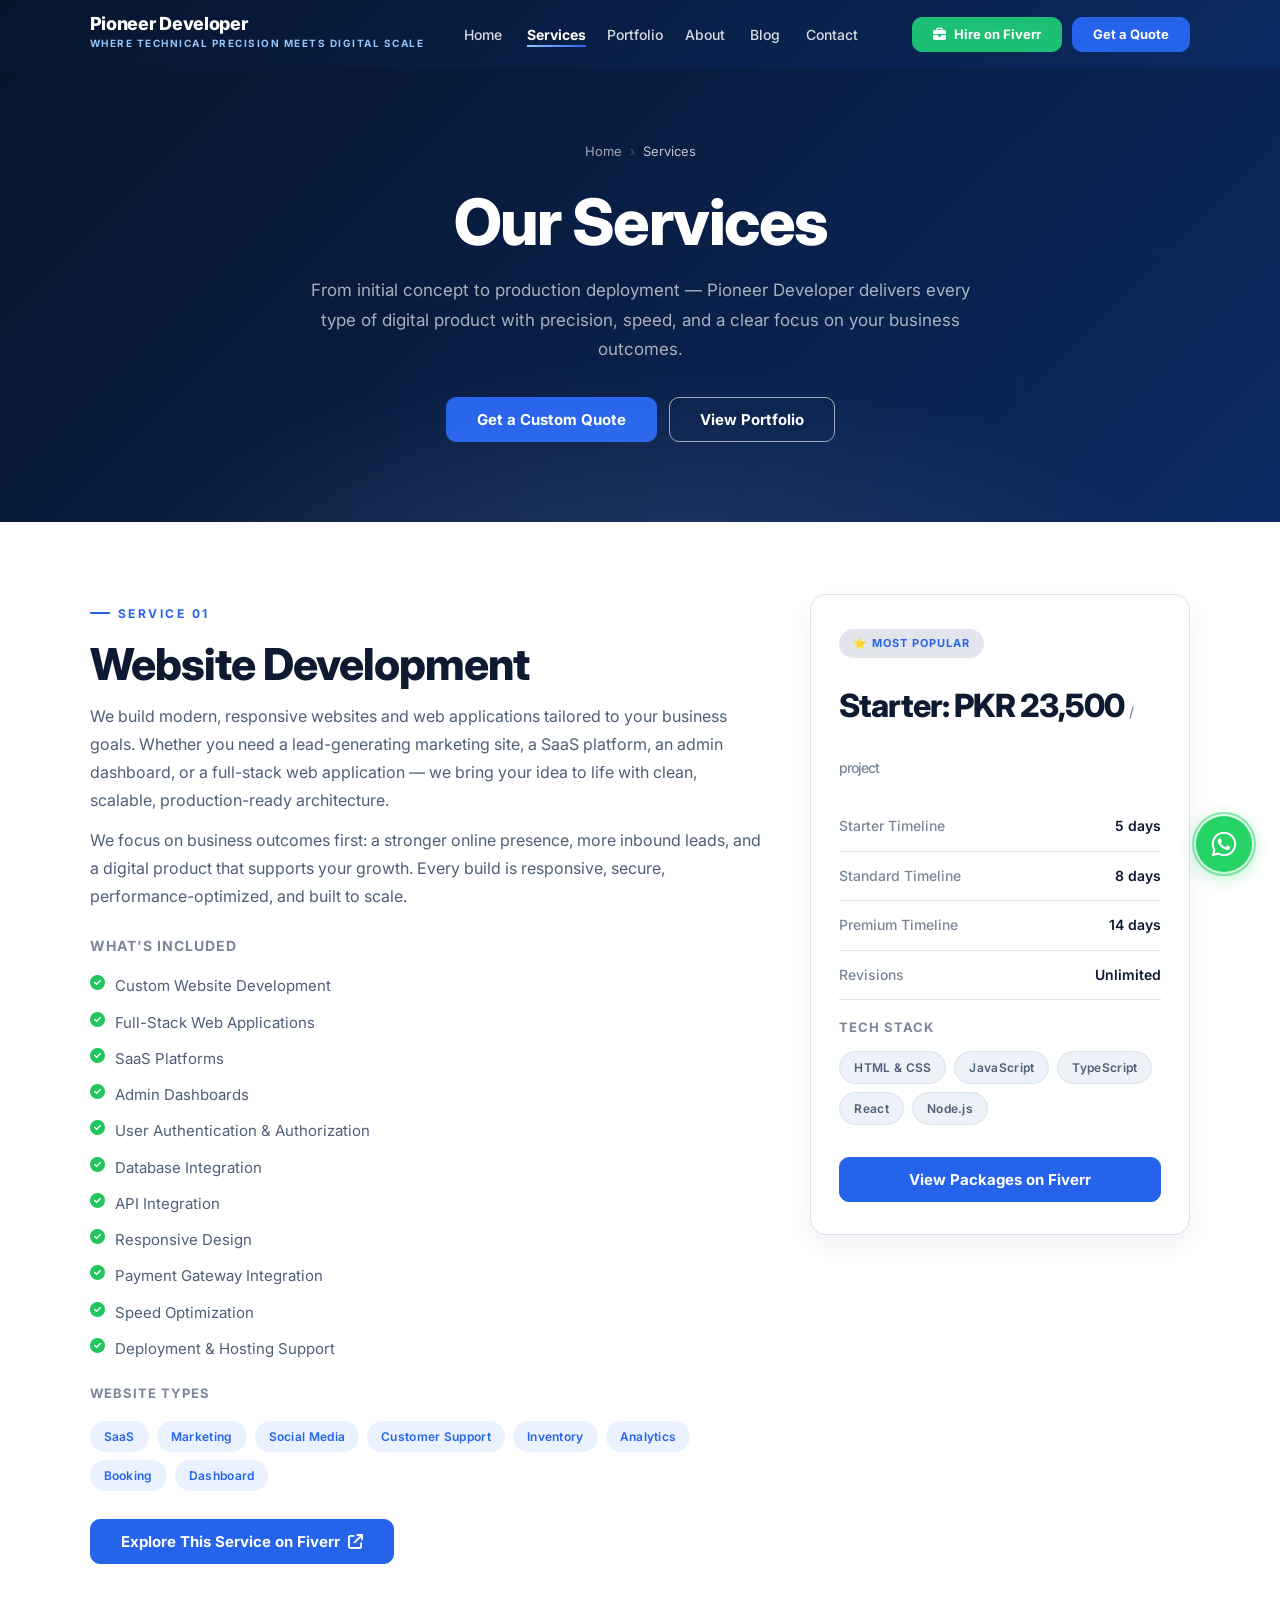
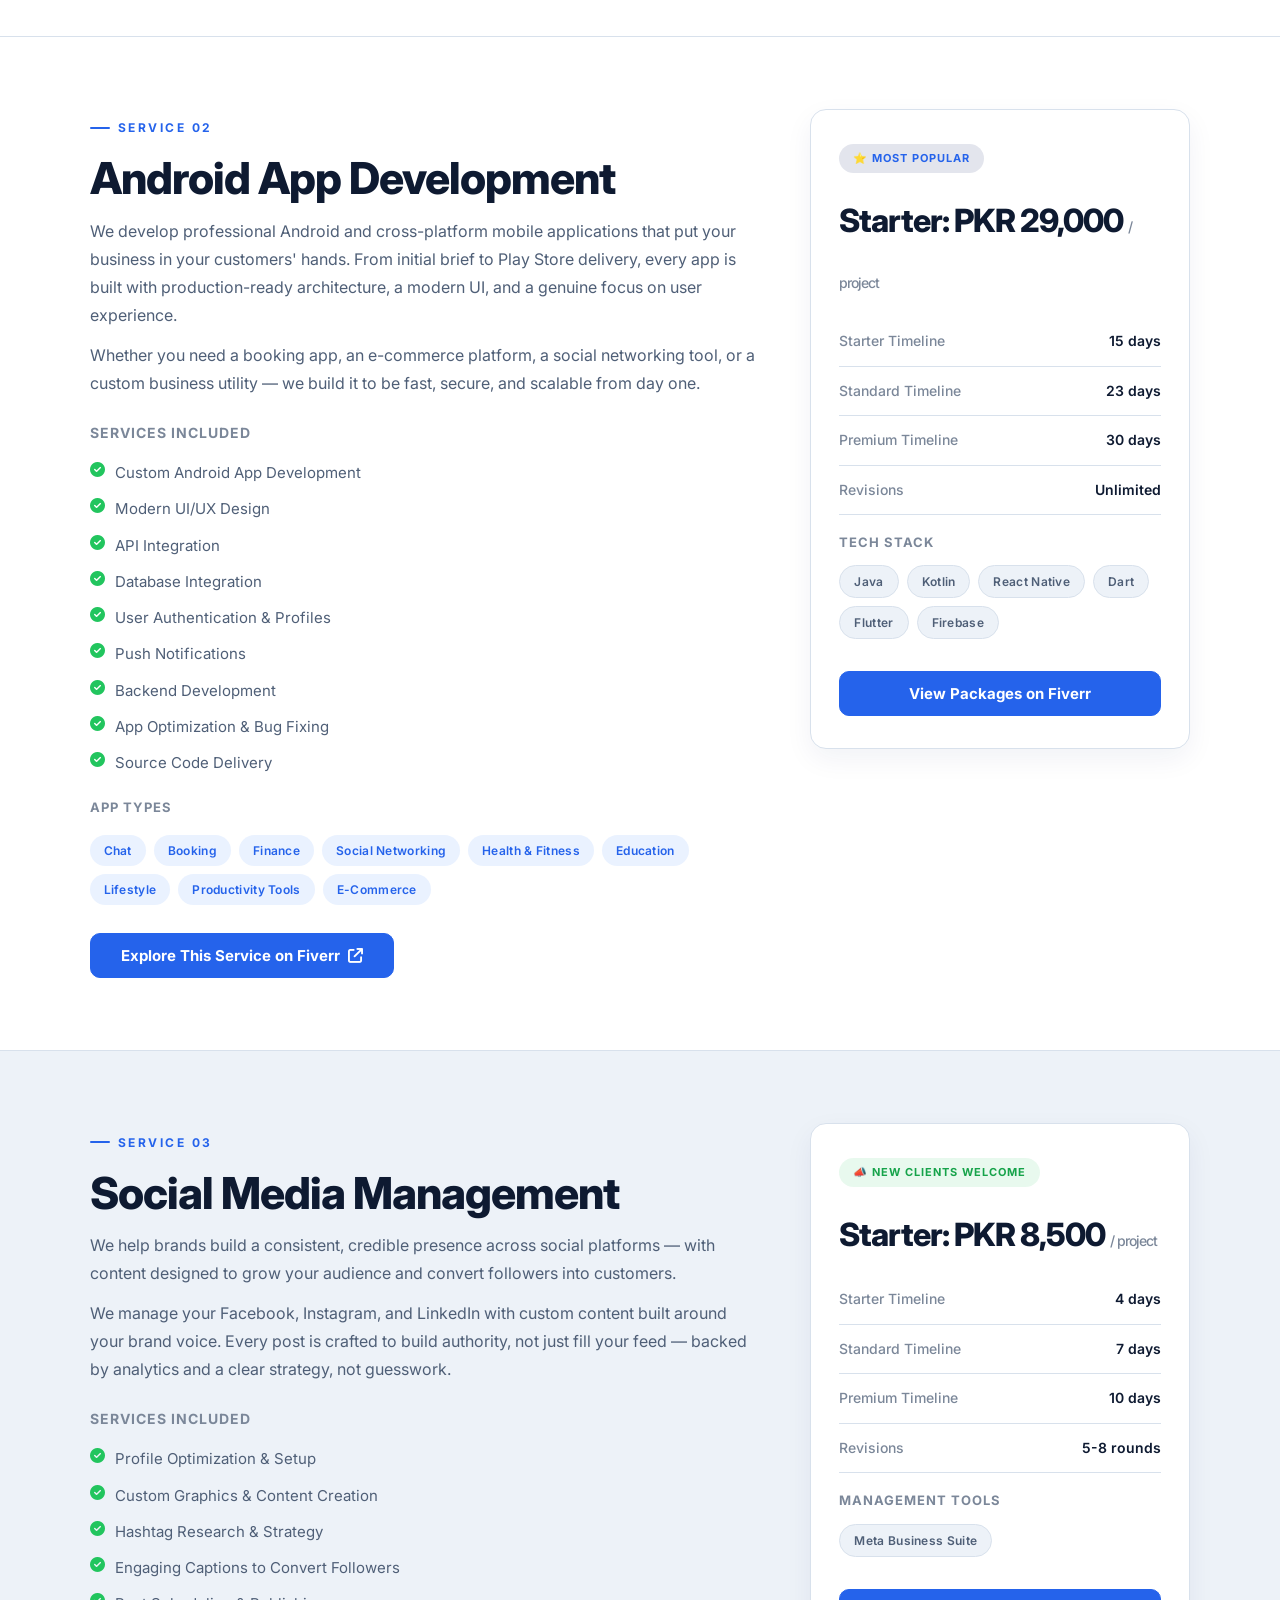
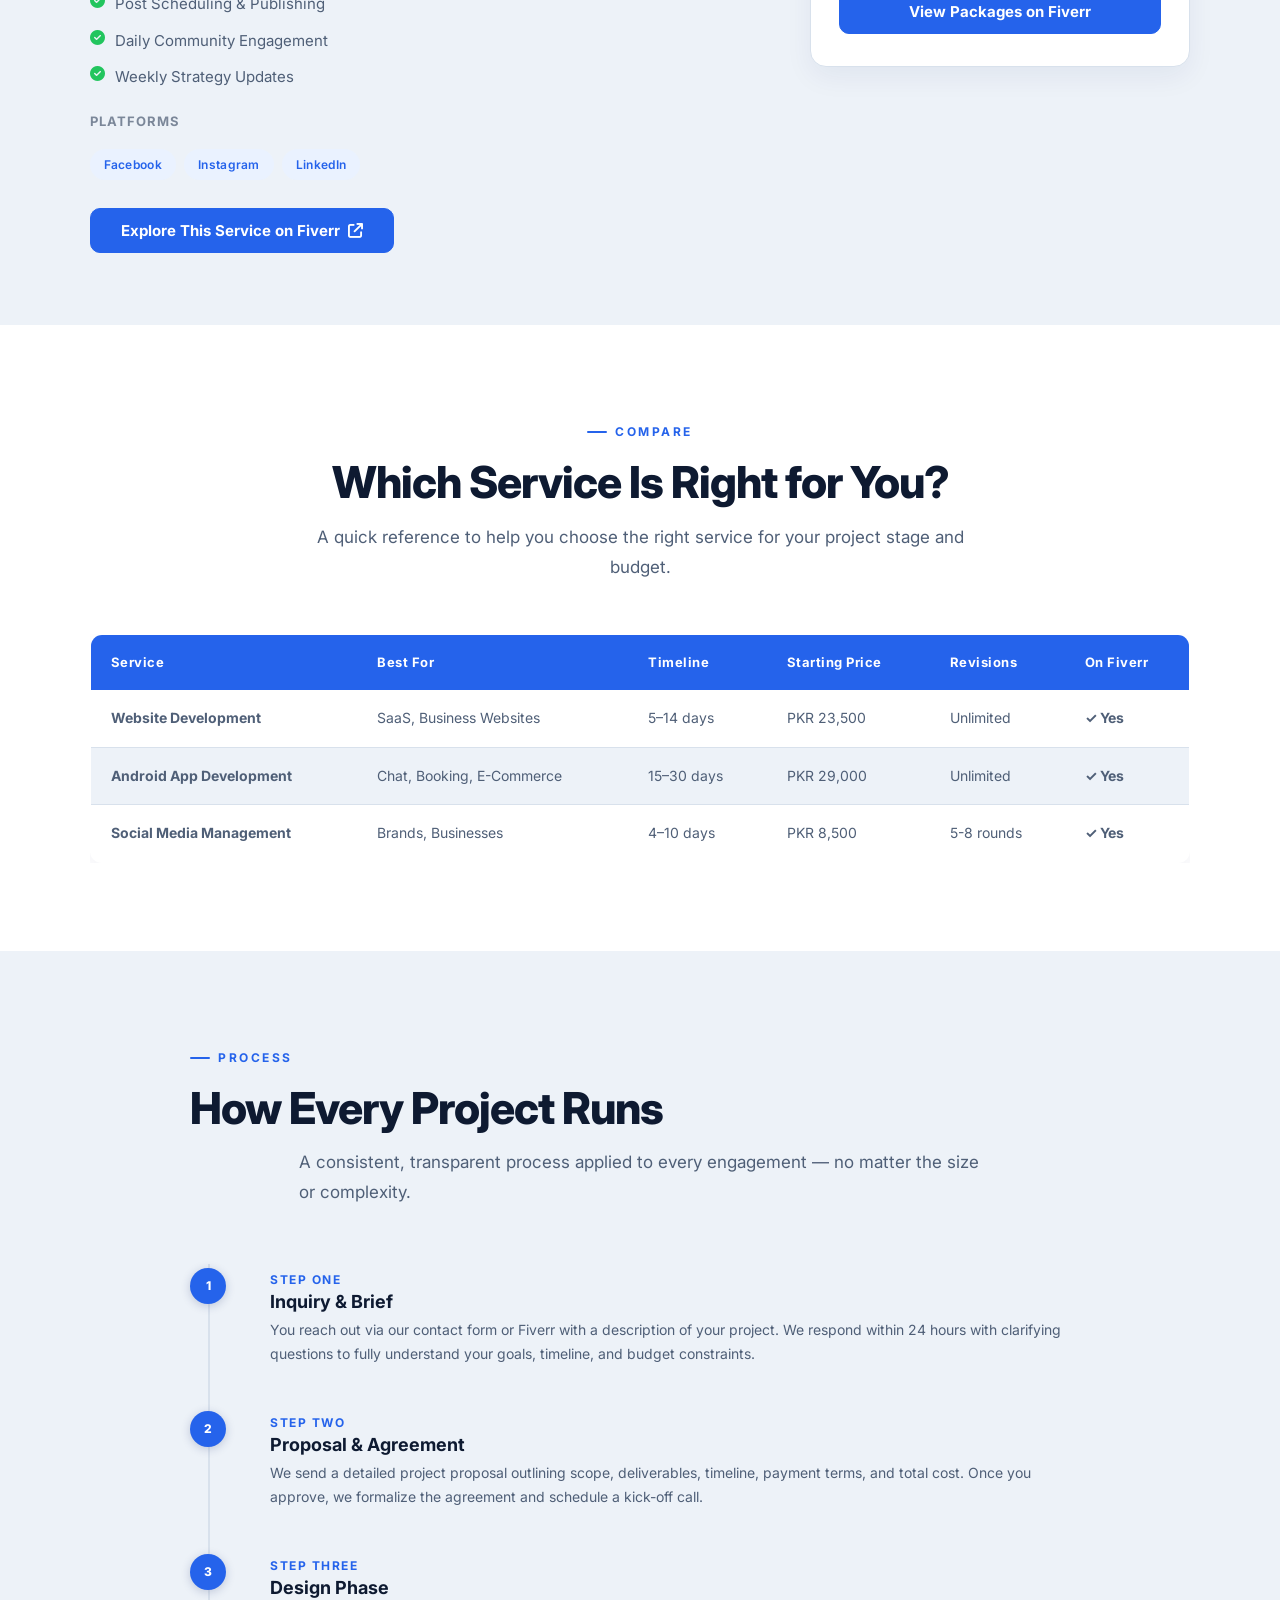
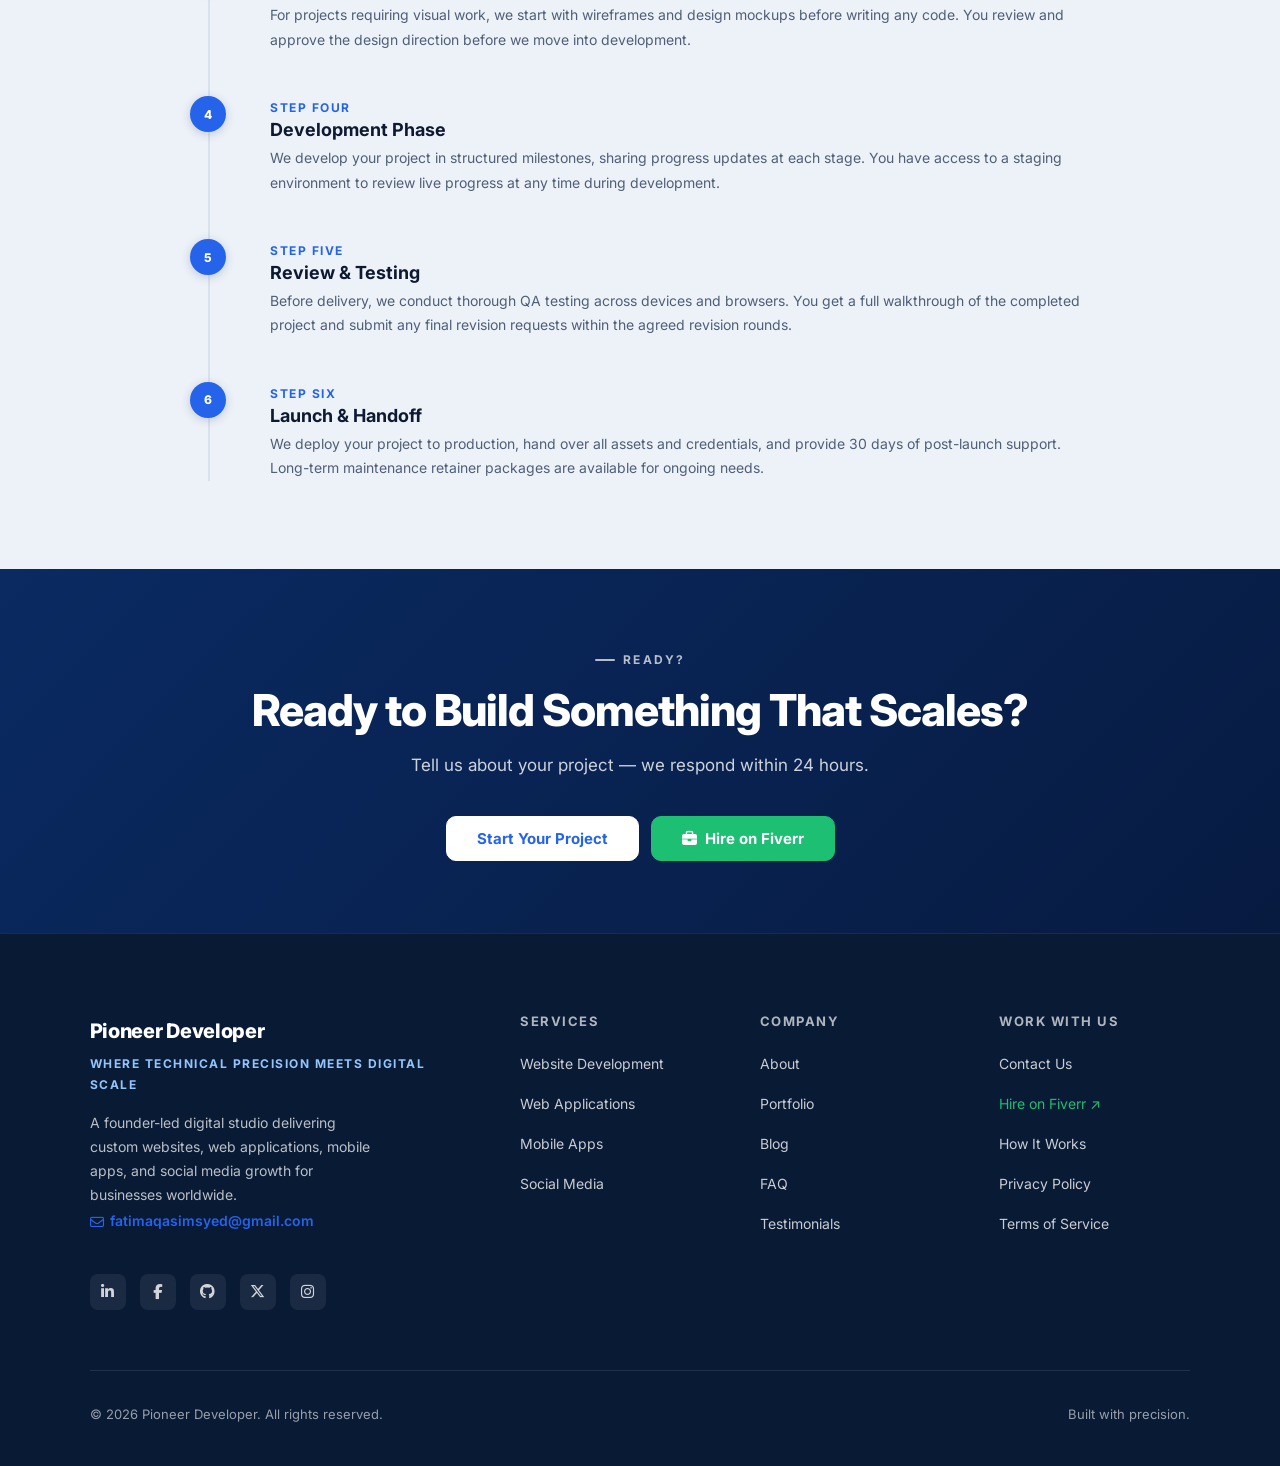
<file: services.html>
<!DOCTYPE html>
<html lang="en">
<head>
  <meta charset="UTF-8" />
  <meta name="viewport" content="width=device-width, initial-scale=1.0" />
  <title>Services — Pioneer Developer | Custom Web, App &amp; Mobile Development</title>
  <meta name="description" content="Explore Pioneer Developer's services: website development, web applications, mobile apps, and social media management — built with precision for startups and businesses worldwide." />
  <meta property="og:title" content="Services — Pioneer Developer" />
  <meta property="og:description" content="Custom websites, web apps, mobile apps, and social media management — delivered with precision." />
  <meta property="og:image" content="/og-image.png" />
  <link rel="canonical" href="https://faatimaah2004.com/services.html" />
  <link rel="icon" href="/favicon.ico" type="image/x-icon" />
  <link rel="preconnect" href="https://fonts.googleapis.com" />
  <link rel="preconnect" href="https://fonts.gstatic.com" crossorigin />
  <link href="https://fonts.googleapis.com/css2?family=Inter:wght@400;500;600;700;800&display=swap" rel="stylesheet" />
  <link rel="stylesheet" href="https://cdnjs.cloudflare.com/ajax/libs/font-awesome/6.5.0/css/all.min.css" />
  <link rel="stylesheet" href="css/style.css" />
</head>
<body>

<!-- NAVIGATION -->
<nav class="site-nav" role="navigation" aria-label="Main navigation">
  <div class="nav-inner">
    <a href="index.html" class="nav-logo" aria-label="Pioneer Developer Home">
      <span class="nav-logo-text">Pioneer Developer</span>
      <span class="nav-logo-sub">Where Technical Precision Meets Digital Scale</span>
    </a>
    <ul class="nav-links">
      <li><a href="index.html">Home</a></li>
      <li><a href="services.html" class="active">Services</a></li>
      <li><a href="portfolio.html">Portfolio</a></li>
      <li><a href="about.html">About</a></li>
      <li><a href="blog.html">Blog</a></li>
      <li><a href="contact.html">Contact</a></li>
    </ul>
    <div class="nav-cta">
      <a href="https://www.fiverr.com/faatimaah2004" target="_blank" rel="noopener" class="btn btn-fiverr btn-sm"><i class="fa-solid fa-briefcase" aria-hidden="true"></i> Hire on Fiverr</a>
      <a href="contact.html" class="btn btn-primary btn-sm">Get a Quote</a>
    </div>
    <button class="nav-hamburger" id="hamburger" aria-label="Open menu" aria-expanded="false">
      <span></span><span></span><span></span>
    </button>
  </div>
</nav>
<div class="nav-mobile" id="mobile-menu">
  <a href="index.html" data-page="index.html">Home <i class="fa-solid fa-chevron-right"></i></a>
  <a href="services.html" class="active" data-page="services.html">Services <i class="fa-solid fa-chevron-right"></i></a>
  <a href="portfolio.html" data-page="portfolio.html">Portfolio <i class="fa-solid fa-chevron-right"></i></a>
  <a href="about.html" data-page="about.html">About <i class="fa-solid fa-chevron-right"></i></a>
  <a href="blog.html" data-page="blog.html">Blog <i class="fa-solid fa-chevron-right"></i></a>
  <a href="contact.html" data-page="contact.html">Contact <i class="fa-solid fa-chevron-right"></i></a>
  <div class="mobile-cta-row">
    <a href="https://www.fiverr.com/faatimaah2004" target="_blank" rel="noopener" class="btn btn-fiverr btn-sm">Hire on Fiverr</a>
    <a href="contact.html" class="btn btn-primary btn-sm">Get a Quote</a>
  </div>
</div>

<main>

<!-- HERO (mini) -->
<header class="hero-mini">
  <nav class="breadcrumb" aria-label="Breadcrumb">
    <a href="index.html">Home</a>
    <span aria-hidden="true">›</span>
    <span style="color:rgba(255,255,255,0.75);">Services</span>
  </nav>
  <h1>Our Services</h1>
  <p>From initial concept to production deployment — Pioneer Developer delivers every type of digital product with precision, speed, and a clear focus on your business outcomes.</p>
  <div class="btn-row">
    <a href="contact.html" class="btn btn-primary">Get a Custom Quote</a>
    <a href="portfolio.html" class="btn btn-outline-white">View Portfolio</a>
  </div>
</header>

<!-- ============================================================
     SERVICE 1 — WEBSITE DEVELOPMENT
     ============================================================ -->
<section id="web-development" style="background:var(--bg-white);">
  <div class="service-detail reveal" style="max-width:1200px; margin:0 auto;">
    <div>
      <span class="section-label">Service 01</span>
      <h2>Website Development</h2>
      <p style="margin-top:14px; font-size:16px;">We build modern, responsive websites and web applications tailored to your business goals. Whether you need a lead-generating marketing site, a SaaS platform, an admin dashboard, or a full-stack web application — we bring your idea to life with clean, scalable, production-ready architecture.</p>
      <p style="margin-top:12px; font-size:16px;">We focus on business outcomes first: a stronger online presence, more inbound leads, and a digital product that supports your growth. Every build is responsive, secure, performance-optimized, and built to scale.</p>

      <h4 style="margin-top:28px; margin-bottom:4px; font-size:14px; text-transform:uppercase; letter-spacing:1px; color:var(--text-muted);">What's Included</h4>
      <ul class="service-deliverables">
        <li><i class="fa-solid fa-circle-check" aria-hidden="true"></i> Custom Website Development</li>
        <li><i class="fa-solid fa-circle-check" aria-hidden="true"></i> Full-Stack Web Applications</li>
        <li><i class="fa-solid fa-circle-check" aria-hidden="true"></i> SaaS Platforms</li>
        <li><i class="fa-solid fa-circle-check" aria-hidden="true"></i> Admin Dashboards</li>
        <li><i class="fa-solid fa-circle-check" aria-hidden="true"></i> User Authentication &amp; Authorization</li>
        <li><i class="fa-solid fa-circle-check" aria-hidden="true"></i> Database Integration</li>
        <li><i class="fa-solid fa-circle-check" aria-hidden="true"></i> API Integration</li>
        <li><i class="fa-solid fa-circle-check" aria-hidden="true"></i> Responsive Design</li>
        <li><i class="fa-solid fa-circle-check" aria-hidden="true"></i> Payment Gateway Integration</li>
        <li><i class="fa-solid fa-circle-check" aria-hidden="true"></i> Speed Optimization</li>
        <li><i class="fa-solid fa-circle-check" aria-hidden="true"></i> Deployment &amp; Hosting Support</li>
      </ul>

      <span class="ideal-for-label">Website Types</span>
      <div class="ideal-for">
        <span class="tag tag-accent">SaaS</span>
        <span class="tag tag-accent">Marketing</span>
        <span class="tag tag-accent">Social Media</span>
        <span class="tag tag-accent">Customer Support</span>
        <span class="tag tag-accent">Inventory</span>
        <span class="tag tag-accent">Analytics</span>
        <span class="tag tag-accent">Booking</span>
        <span class="tag tag-accent">Dashboard</span>
      </div>

      <a href="https://www.fiverr.com/faatimaah2004/build-a-custom-website-or-web-application-for-your-business" target="_blank" rel="noopener" class="btn btn-primary">Explore This Service on Fiverr <i class="fa-solid fa-arrow-up-right-from-square" aria-hidden="true"></i></a>
    </div>

    <div class="service-info-card">
      <span class="badge badge-popular">⭐ Most Popular</span>
      <div class="info-price">Starter: PKR 23,500 <span>/ project</span></div>
      <div style="height:12px;"></div>
      <div class="info-row">
        <span class="label">Starter Timeline</span>
        <span class="value">5 days</span>
      </div>
      <div class="info-row">
        <span class="label">Standard Timeline</span>
        <span class="value">8 days</span>
      </div>
      <div class="info-row">
        <span class="label">Premium Timeline</span>
        <span class="value">14 days</span>
      </div>
      <div class="info-row">
        <span class="label">Revisions</span>
        <span class="value">Unlimited</span>
      </div>
      <h4 style="font-size:13px; text-transform:uppercase; letter-spacing:1px; color:var(--text-muted); margin-top:20px; margin-bottom:10px;">Tech Stack</h4>
      <div class="ideal-for" style="margin-bottom:16px;">
        <span class="tag tag-gray">HTML & CSS</span>
        <span class="tag tag-gray">JavaScript</span>
        <span class="tag tag-gray">TypeScript</span>
        <span class="tag tag-gray">React</span>
        <span class="tag tag-gray">Node.js</span>
      </div>
      <a href="https://www.fiverr.com/faatimaah2004/build-a-custom-website-or-web-application-for-your-business" target="_blank" rel="noopener" class="btn btn-primary btn-full" style="margin-top:16px;">View Packages on Fiverr</a>
    </div>
  </div>
</section>

<!-- ============================================================
     SERVICE 2 — ANDROID APP DEVELOPMENT
     ============================================================ -->
<section id="mobile-apps" style="background:var(--bg-white);">
  <div class="service-detail reveal" style="max-width:1200px; margin:0 auto;">
    <div>
      <span class="section-label">Service 02</span>
      <h2>Android App Development</h2>
      <p style="margin-top:14px; font-size:16px;">We develop professional Android and cross-platform mobile applications that put your business in your customers' hands. From initial brief to Play Store delivery, every app is built with production-ready architecture, a modern UI, and a genuine focus on user experience.</p>
      <p style="margin-top:12px; font-size:16px;">Whether you need a booking app, an e-commerce platform, a social networking tool, or a custom business utility — we build it to be fast, secure, and scalable from day one.</p>

      <h4 style="margin-top:28px; margin-bottom:4px; font-size:14px; text-transform:uppercase; letter-spacing:1px; color:var(--text-muted);">Services Included</h4>
      <ul class="service-deliverables">
        <li><i class="fa-solid fa-circle-check" aria-hidden="true"></i> Custom Android App Development</li>
        <li><i class="fa-solid fa-circle-check" aria-hidden="true"></i> Modern UI/UX Design</li>
        <li><i class="fa-solid fa-circle-check" aria-hidden="true"></i> API Integration</li>
        <li><i class="fa-solid fa-circle-check" aria-hidden="true"></i> Database Integration</li>
        <li><i class="fa-solid fa-circle-check" aria-hidden="true"></i> User Authentication &amp; Profiles</li>
        <li><i class="fa-solid fa-circle-check" aria-hidden="true"></i> Push Notifications</li>
        <li><i class="fa-solid fa-circle-check" aria-hidden="true"></i> Backend Development</li>
        <li><i class="fa-solid fa-circle-check" aria-hidden="true"></i> App Optimization &amp; Bug Fixing</li>
        <li><i class="fa-solid fa-circle-check" aria-hidden="true"></i> Source Code Delivery</li>
      </ul>

      <span class="ideal-for-label">App Types</span>
      <div class="ideal-for">
        <span class="tag tag-accent">Chat</span>
        <span class="tag tag-accent">Booking</span>
        <span class="tag tag-accent">Finance</span>
        <span class="tag tag-accent">Social Networking</span>
        <span class="tag tag-accent">Health & Fitness</span>
        <span class="tag tag-accent">Education</span>
        <span class="tag tag-accent">Lifestyle</span>
        <span class="tag tag-accent">Productivity Tools</span>
        <span class="tag tag-accent">E-Commerce</span>
      </div>

      <a href="https://www.fiverr.com/faatimaah2004/develop-a-professional-android-mobile-application" target="_blank" rel="noopener" class="btn btn-primary">Explore This Service on Fiverr <i class="fa-solid fa-arrow-up-right-from-square" aria-hidden="true"></i></a>
    </div>

    <div class="service-info-card">
      <span class="badge badge-popular">⭐ Most Popular</span>
      <div class="info-price">Starter: PKR 29,000 <span>/ project</span></div>
      <div style="height:12px;"></div>
      <div class="info-row">
        <span class="label">Starter Timeline</span>
        <span class="value">15 days</span>
      </div>
      <div class="info-row">
        <span class="label">Standard Timeline</span>
        <span class="value">23 days</span>
      </div>
      <div class="info-row">
        <span class="label">Premium Timeline</span>
        <span class="value">30 days</span>
      </div>
      <div class="info-row">
        <span class="label">Revisions</span>
        <span class="value">Unlimited</span>
      </div>
      <h4 style="font-size:13px; text-transform:uppercase; letter-spacing:1px; color:var(--text-muted); margin-top:20px; margin-bottom:10px;">Tech Stack</h4>
      <div class="ideal-for" style="margin-bottom:16px;">
        <span class="tag tag-gray">Java</span>
        <span class="tag tag-gray">Kotlin</span>
        <span class="tag tag-gray">React Native</span>
        <span class="tag tag-gray">Dart</span>
        <span class="tag tag-gray">Flutter</span>
        <span class="tag tag-gray">Firebase</span>
      </div>
      <a href="https://www.fiverr.com/faatimaah2004/develop-a-professional-android-mobile-application" target="_blank" rel="noopener" class="btn btn-primary btn-full" style="margin-top:16px;">View Packages on Fiverr</a>
    </div>
  </div>
</section>

<!-- ============================================================
     SERVICE 3 — SOCIAL MEDIA MANAGEMENT
     ============================================================ -->
<section id="social-media" style="background:var(--bg-section);">
  <div class="service-detail reveal" style="max-width:1200px; margin:0 auto;">
    <div>
      <span class="section-label">Service 03</span>
      <h2>Social Media Management</h2>
      <p style="margin-top:14px; font-size:16px;">We help brands build a consistent, credible presence across social platforms — with content designed to grow your audience and convert followers into customers.</p>
      <p style="margin-top:12px; font-size:16px;">We manage your Facebook, Instagram, and LinkedIn with custom content built around your brand voice. Every post is crafted to build authority, not just fill your feed — backed by analytics and a clear strategy, not guesswork.</p>

      <h4 style="margin-top:28px; margin-bottom:4px; font-size:14px; text-transform:uppercase; letter-spacing:1px; color:var(--text-muted);">Services Included</h4>
      <ul class="service-deliverables">
        <li><i class="fa-solid fa-circle-check" aria-hidden="true"></i> Profile Optimization &amp; Setup</li>
        <li><i class="fa-solid fa-circle-check" aria-hidden="true"></i> Custom Graphics &amp; Content Creation</li>
        <li><i class="fa-solid fa-circle-check" aria-hidden="true"></i> Hashtag Research &amp; Strategy</li>
        <li><i class="fa-solid fa-circle-check" aria-hidden="true"></i> Engaging Captions to Convert Followers</li>
        <li><i class="fa-solid fa-circle-check" aria-hidden="true"></i> Post Scheduling &amp; Publishing</li>
        <li><i class="fa-solid fa-circle-check" aria-hidden="true"></i> Daily Community Engagement</li>
        <li><i class="fa-solid fa-circle-check" aria-hidden="true"></i> Weekly Strategy Updates</li>
      </ul>

      <span class="ideal-for-label">Platforms</span>
      <div class="ideal-for">
        <span class="tag tag-accent">Facebook</span>
        <span class="tag tag-accent">Instagram</span>
        <span class="tag tag-accent">LinkedIn</span>
      </div>

      <a href="https://www.fiverr.com/faatimaah2004/manage-your-social-media-accounts-and-grow-engagement-12ab" target="_blank" rel="noopener" class="btn btn-primary">Explore This Service on Fiverr <i class="fa-solid fa-arrow-up-right-from-square" aria-hidden="true"></i></a>
    </div>

    <div class="service-info-card">
      <span class="badge badge-new">📣 New Clients Welcome</span>
      <div class="info-price">Starter: PKR 8,500 <span>/ project</span></div>
      <div style="height:12px;"></div>
      <div class="info-row">
        <span class="label">Starter Timeline</span>
        <span class="value">4 days</span>
      </div>
      <div class="info-row">
        <span class="label">Standard Timeline</span>
        <span class="value">7 days</span>
      </div>
      <div class="info-row">
        <span class="label">Premium Timeline</span>
        <span class="value">10 days</span>
      </div>
      <div class="info-row">
        <span class="label">Revisions</span>
        <span class="value">5-8 rounds</span>
      </div>
      <h4 style="font-size:13px; text-transform:uppercase; letter-spacing:1px; color:var(--text-muted); margin-top:20px; margin-bottom:10px;">Management Tools</h4>
      <div class="ideal-for" style="margin-bottom:16px;">
        <span class="tag tag-gray">Meta Business Suite</span>
      </div>
      <a href="https://www.fiverr.com/faatimaah2004/manage-your-social-media-accounts-and-grow-engagement-12ab" target="_blank" rel="noopener" class="btn btn-primary btn-full" style="margin-top:16px;">View Packages on Fiverr</a>
    </div>
  </div>
</section>



<!-- ============================================================
     COMPARISON TABLE
     ============================================================ -->
<section style="background:var(--bg-white);">
  <div class="section-header reveal">
    <span class="section-label">Compare</span>
    <h2>Which Service Is Right for You?</h2>
    <p>A quick reference to help you choose the right service for your project stage and budget.</p>
  </div>

  <div style="overflow-x:auto;" class="reveal">
    <table class="styled-table" style="min-width:700px;">
      <thead>
        <tr>
          <th>Service</th>
          <th>Best For</th>
          <th>Timeline</th>
          <th>Starting Price</th>
          <th>Revisions</th>
          <th>On Fiverr</th>
        </tr>
      </thead>
      <tbody>
        <tr>
          <td><strong>Website Development</strong></td>
          <td>SaaS, Business Websites</td>
          <td>5–14 days</td>
          <td>PKR 23,500</td>
          <td>Unlimited</td>
          <td class="check-yes">✓ Yes</td>
        </tr>
        <tr>
          <td><strong>Android App Development</strong></td>
          <td>Chat, Booking, E-Commerce</td>
          <td>15–30 days</td>
          <td>PKR 29,000</td>
          <td>Unlimited</td>
          <td class="check-yes">✓ Yes</td>
        </tr>
        <tr>
          <td><strong>Social Media Management</strong></td>
          <td>Brands, Businesses</td>
          <td>4–10 days</td>
          <td>PKR 8,500</td>
          <td>5-8 rounds</td>
          <td class="check-yes">✓ Yes</td>
        </tr>
      </tbody>
    </table>
  </div>
</section>

<!-- ============================================================
     PROCESS (6-step vertical timeline)
     ============================================================ -->
<section style="background:var(--bg-section);">
  <div style="max-width:900px; margin:0 auto;">
    <div class="section-header reveal" style="text-align:left; margin-bottom:56px;">
      <span class="section-label">Process</span>
      <h2>How Every Project Runs</h2>
      <p>A consistent, transparent process applied to every engagement — no matter the size or complexity.</p>
    </div>

    <div class="timeline">
      <div class="timeline-item reveal" data-delay="0">
        <div class="timeline-dot">1</div>
        <span class="timeline-year">Step One</span>
        <h4>Inquiry &amp; Brief</h4>
        <p>You reach out via our contact form or Fiverr with a description of your project. We respond within 24 hours with clarifying questions to fully understand your goals, timeline, and budget constraints.</p>
      </div>
      <div class="timeline-item reveal" data-delay="80">
        <div class="timeline-dot">2</div>
        <span class="timeline-year">Step Two</span>
        <h4>Proposal &amp; Agreement</h4>
        <p>We send a detailed project proposal outlining scope, deliverables, timeline, payment terms, and total cost. Once you approve, we formalize the agreement and schedule a kick-off call.</p>
      </div>
      <div class="timeline-item reveal" data-delay="160">
        <div class="timeline-dot">3</div>
        <span class="timeline-year">Step Three</span>
        <h4>Design Phase</h4>
        <p>For projects requiring visual work, we start with wireframes and design mockups before writing any code. You review and approve the design direction before we move into development.</p>
      </div>
      <div class="timeline-item reveal" data-delay="240">
        <div class="timeline-dot">4</div>
        <span class="timeline-year">Step Four</span>
        <h4>Development Phase</h4>
        <p>We develop your project in structured milestones, sharing progress updates at each stage. You have access to a staging environment to review live progress at any time during development.</p>
      </div>
      <div class="timeline-item reveal" data-delay="320">
        <div class="timeline-dot">5</div>
        <span class="timeline-year">Step Five</span>
        <h4>Review &amp; Testing</h4>
        <p>Before delivery, we conduct thorough QA testing across devices and browsers. You get a full walkthrough of the completed project and submit any final revision requests within the agreed revision rounds.</p>
      </div>
      <div class="timeline-item reveal" data-delay="400">
        <div class="timeline-dot">6</div>
        <span class="timeline-year">Step Six</span>
        <h4>Launch &amp; Handoff</h4>
        <p>We deploy your project to production, hand over all assets and credentials, and provide 30 days of post-launch support. Long-term maintenance retainer packages are available for ongoing needs.</p>
      </div>
    </div>
  </div>
</section>

<!-- CTA BANNER -->
<section class="cta-banner">
  <div class="reveal">
    <span class="section-label" style="color:rgba(255,255,255,0.7);">Ready?</span>
    <h2>Ready to Build Something That Scales?</h2>
    <p>Tell us about your project — we respond within 24 hours.</p>
    <div class="btn-row">
      <a href="contact.html" class="btn btn-white">Start Your Project</a>
      <a href="https://www.fiverr.com/faatimaah2004" target="_blank" rel="noopener" class="btn btn-fiverr">
        <i class="fa-solid fa-briefcase" aria-hidden="true"></i> Hire on Fiverr
      </a>
    </div>
  </div>
</section>

</main>

<!-- FOOTER -->
<footer class="site-footer" role="contentinfo">
  <div class="footer-top">
    <div>
      <div class="footer-logo-text">Pioneer Developer</div>
      <div class="footer-tagline">Where Technical Precision Meets Digital Scale</div>
      <p class="footer-desc">A founder-led digital studio delivering custom websites, web applications, mobile apps, and social media growth for businesses worldwide.</p>
      <a href="mailto:fatimaqasimsyed@gmail.com" style="font-size:14px; font-weight:600; color:var(--accent); display:inline-flex; align-items:center; gap:6px; margin-bottom:16px; text-decoration:none;"><i class="fa-regular fa-envelope" aria-hidden="true"></i> fatimaqasimsyed@gmail.com</a>
      <div class="footer-social">
        <a href="#" aria-label="LinkedIn" title="LinkedIn (coming soon)"><i class="fa-brands fa-linkedin-in" aria-hidden="true"></i></a>
        <a href="https://www.facebook.com/profile.php?id=61591512537802" target="_blank" rel="noopener" aria-label="Facebook"><i class="fa-brands fa-facebook-f" aria-hidden="true"></i></a>
        <a href="https://github.com/syeda-fatimaah" target="_blank" rel="noopener" aria-label="GitHub"><i class="fa-brands fa-github" aria-hidden="true"></i></a>
        <a href="https://x.com/PioneerDevs" target="_blank" rel="noopener" aria-label="Twitter / X"><i class="fa-brands fa-x-twitter" aria-hidden="true"></i></a>
        <a href="https://www.instagram.com/pioneer.developer/" target="_blank" rel="noopener" aria-label="Instagram"><i class="fa-brands fa-instagram" aria-hidden="true"></i></a>
      </div>
    </div>
    <div class="footer-col">
      <h4>Services</h4>
      <ul>
        <li><a href="services.html#web-development">Website Development</a></li>
        <li><a href="services.html#web-applications">Web Applications</a></li>
        <li><a href="services.html#mobile-apps">Mobile Apps</a></li>
        <li><a href="services.html#social-media">Social Media</a></li>
      </ul>
    </div>
    <div class="footer-col">
      <h4>Company</h4>
      <ul>
        <li><a href="about.html">About</a></li>
        <li><a href="portfolio.html">Portfolio</a></li>
        <li><a href="blog.html">Blog</a></li>
        <li><a href="index.html#faq">FAQ</a></li>
        <li><a href="index.html#testimonials">Testimonials</a></li>
      </ul>
    </div>
    <div class="footer-col">
      <h4>Work With Us</h4>
      <ul>
        <li><a href="contact.html">Contact Us</a></li>
        <li><a href="https://www.fiverr.com/faatimaah2004" target="_blank" rel="noopener" class="fiverr-link">Hire on Fiverr ↗</a></li>
        <li><a href="index.html#how-it-works">How It Works</a></li>
        <li><a href="privacy-policy.html">Privacy Policy</a></li>
        <li><a href="terms-of-service.html">Terms of Service</a></li>
      </ul>
    </div>
  </div>
  <div class="footer-divider"></div>
  <div class="footer-bottom">
    <p>© 2026 Pioneer Developer. All rights reserved.</p>
    <p>Built with precision.</p>
  </div>
</footer>

<script src="js/main.js"></script>
</body>
</html>
</file>
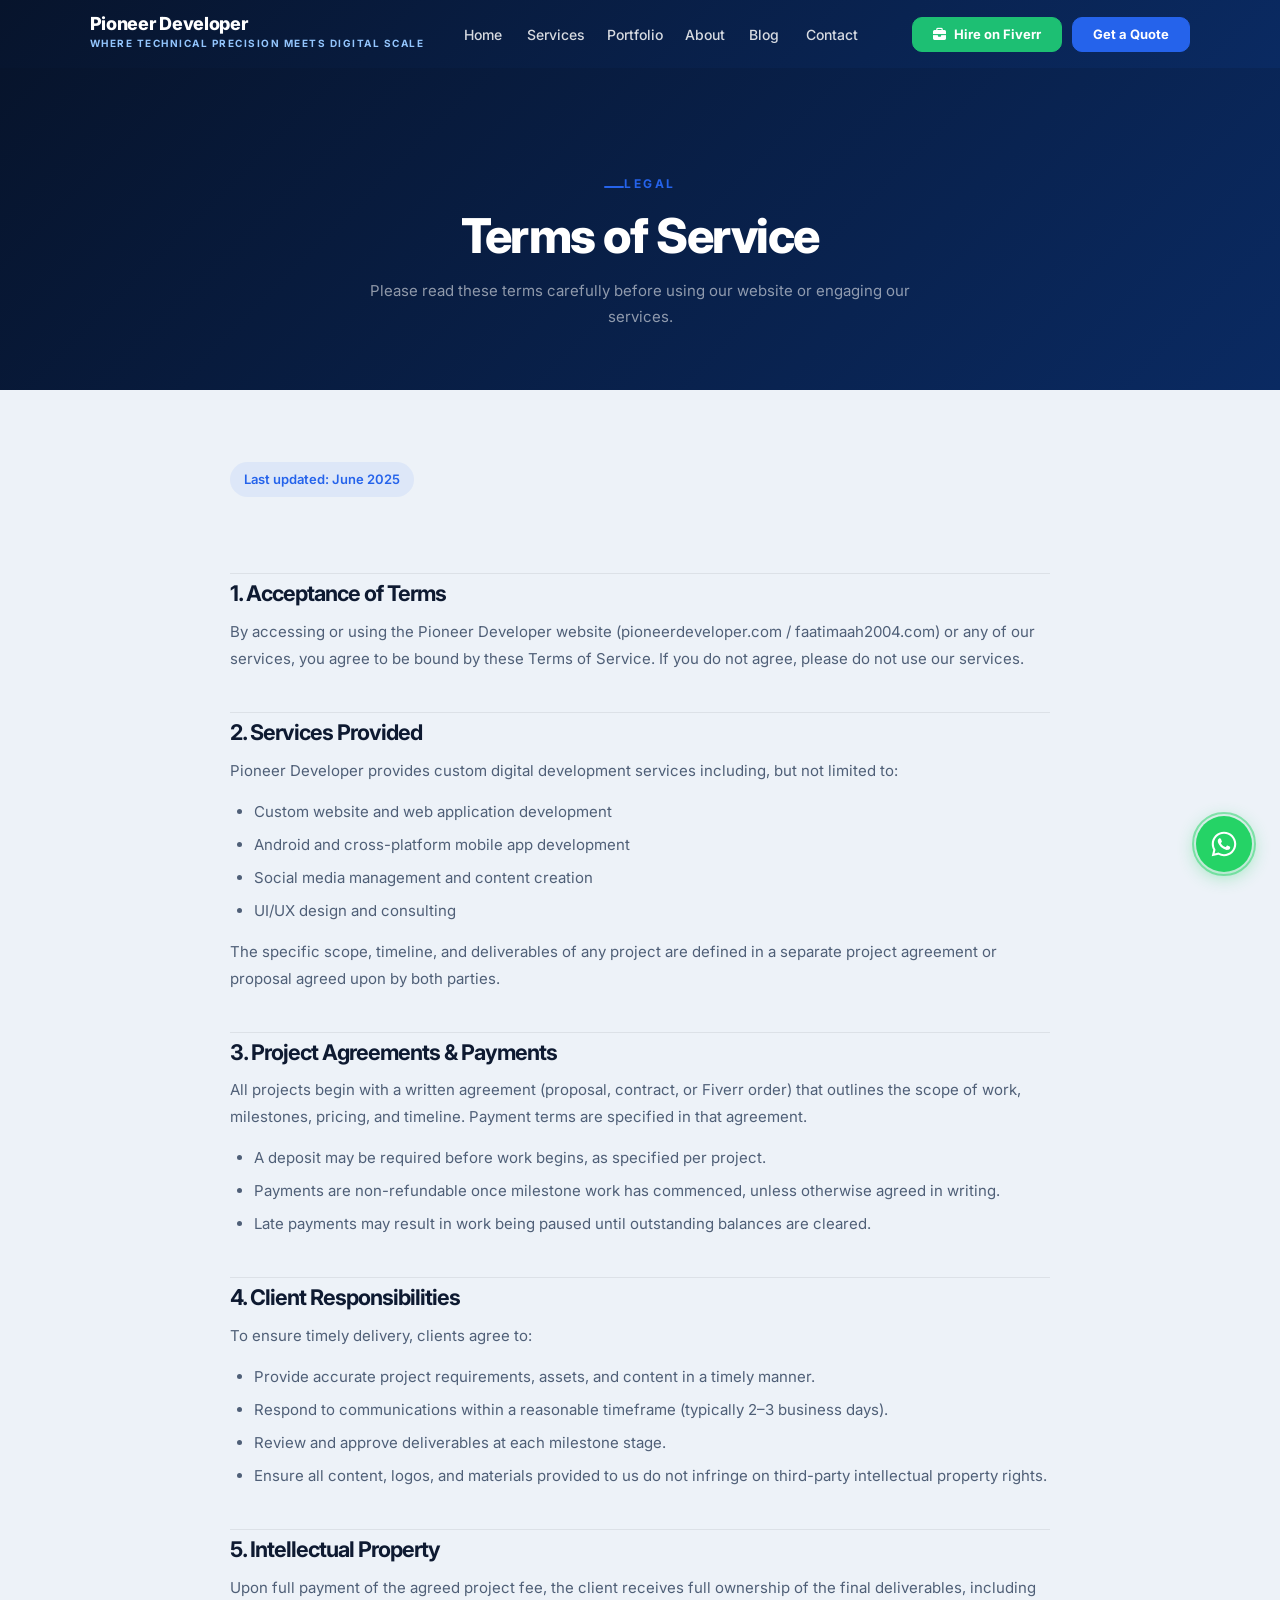
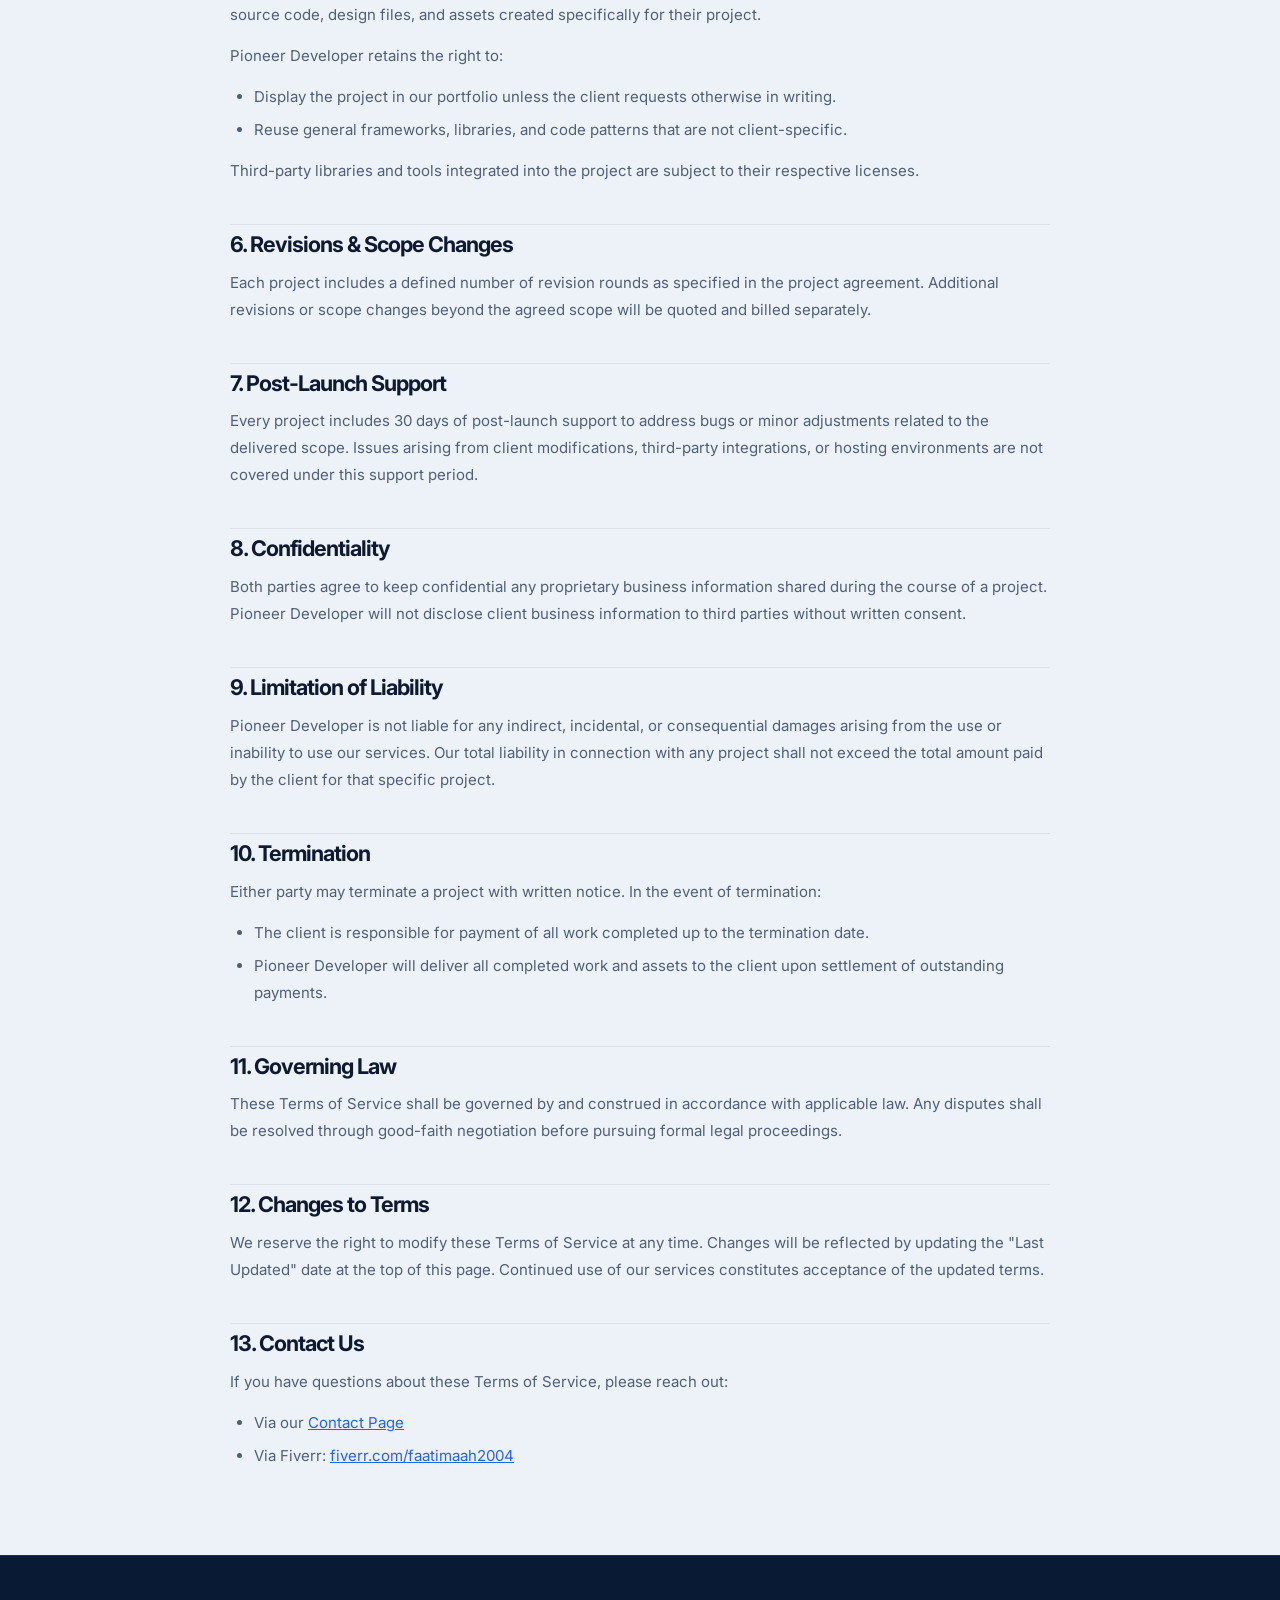
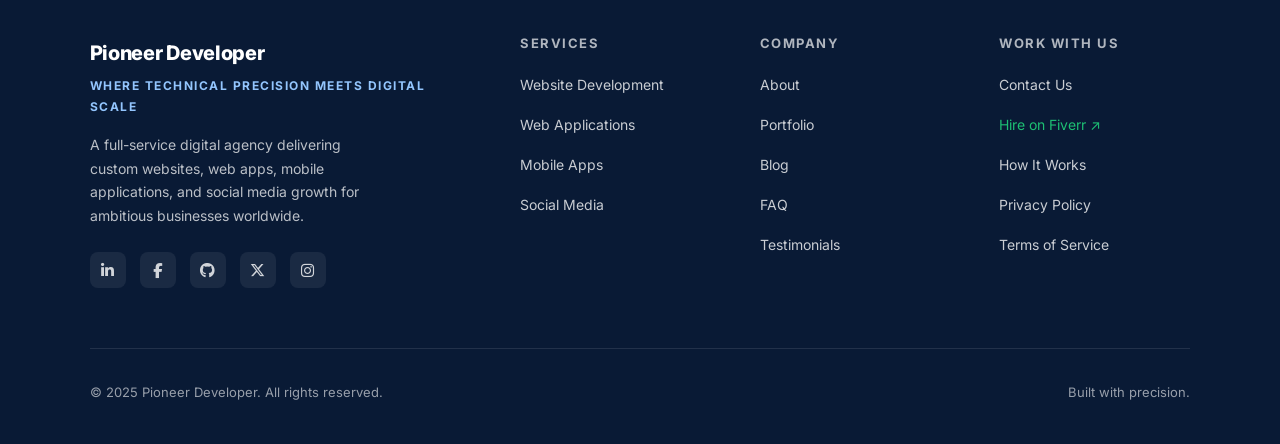
<file: terms-of-service.html>
<!DOCTYPE html>
<html lang="en">
<head>
  <meta charset="UTF-8" />
  <meta name="viewport" content="width=device-width, initial-scale=1.0" />
  <title>Terms of Service — Pioneer Developer</title>
  <meta name="description" content="Pioneer Developer's Terms of Service — the rules and conditions governing the use of our services and website." />
  <link rel="canonical" href="https://faatimaah2004.com/terms-of-service" />
  <link rel="icon" href="/favicon.ico" type="image/x-icon" />
  <!-- Google Fonts -->
  <link rel="preconnect" href="https://fonts.googleapis.com" />
  <link rel="preconnect" href="https://fonts.gstatic.com" crossorigin />
  <link href="https://fonts.googleapis.com/css2?family=Inter:wght@400;500;600;700;800&display=swap" rel="stylesheet" />
  <!-- Font Awesome -->
  <link rel="stylesheet" href="https://cdnjs.cloudflare.com/ajax/libs/font-awesome/6.5.0/css/all.min.css" />
  <!-- Main CSS -->
  <link rel="stylesheet" href="css/style.css" />
  <style>
    .legal-hero {
      background: var(--nav-bg, #07142C);
      padding: 100px 7% 60px;
      text-align: center;
    }
    .legal-hero .section-label {
      display: inline-block;
      margin-bottom: 16px;
    }
    .legal-hero h1 {
      font-size: clamp(2rem, 5vw, 3rem);
      font-weight: 800;
      color: #fff;
      margin-bottom: 16px;
      letter-spacing: -0.03em;
    }
    .legal-hero p {
      color: rgba(255,255,255,0.55);
      font-size: 15px;
      max-width: 540px;
      margin: 0 auto;
    }
    .legal-body {
      background: var(--bg-section, #f7f8fc);
      padding: 72px 7%;
    }
    .legal-container {
      max-width: 820px;
      margin: 0 auto;
    }
    .legal-container h2 {
      font-size: 1.35rem;
      font-weight: 700;
      color: var(--text-primary, #0d1b2a);
      margin: 40px 0 12px;
      padding-top: 8px;
      border-top: 1px solid rgba(0,0,0,0.07);
    }
    .legal-container h2:first-child {
      margin-top: 0;
      border-top: none;
      padding-top: 0;
    }
    .legal-container p {
      font-size: 15px;
      line-height: 1.8;
      color: var(--text-secondary, #4a5568);
      margin-bottom: 14px;
    }
    .legal-container ul {
      list-style: disc;
      padding-left: 24px;
      margin-bottom: 14px;
    }
    .legal-container ul li {
      font-size: 15px;
      line-height: 1.8;
      color: var(--text-secondary, #4a5568);
      margin-bottom: 6px;
    }
    .legal-container a {
      color: var(--accent, #2563EB);
      text-decoration: underline;
    }
    .legal-updated {
      display: inline-block;
      background: rgba(37,99,235,0.08);
      color: var(--accent, #2563EB);
      font-size: 13px;
      font-weight: 600;
      padding: 6px 14px;
      border-radius: 20px;
      margin-bottom: 36px;
    }
  </style>
</head>
<body>

<!-- NAVIGATION -->
<nav class="site-nav" role="navigation" aria-label="Main navigation">
  <div class="nav-inner">
    <a href="index.html" class="nav-logo" aria-label="Pioneer Developer Home">
      <span class="nav-logo-text">Pioneer Developer</span>
      <span class="nav-logo-sub">Where Technical Precision Meets Digital Scale</span>
    </a>

    <ul class="nav-links">
      <li><a href="index.html">Home</a></li>
      <li><a href="services.html">Services</a></li>
      <li><a href="portfolio.html">Portfolio</a></li>
      <li><a href="about.html">About</a></li>
      <li><a href="blog.html">Blog</a></li>
      <li><a href="contact.html">Contact</a></li>
    </ul>

    <div class="nav-cta">
      <a href="https://www.fiverr.com/faatimaah2004" target="_blank" rel="noopener" class="btn btn-fiverr btn-sm">
        <i class="fa-solid fa-briefcase" aria-hidden="true"></i> Hire on Fiverr
      </a>
      <a href="contact.html" class="btn btn-primary btn-sm">Get a Quote</a>
    </div>

    <button class="nav-hamburger" id="hamburger" aria-label="Open menu" aria-expanded="false">
      <span></span><span></span><span></span>
    </button>
  </div>
</nav>

<!-- Mobile Menu -->
<div class="nav-mobile" id="mobile-menu" role="navigation" aria-label="Mobile navigation">
  <a href="index.html" data-page="index.html">Home <i class="fa-solid fa-chevron-right"></i></a>
  <a href="services.html" data-page="services.html">Services <i class="fa-solid fa-chevron-right"></i></a>
  <a href="portfolio.html" data-page="portfolio.html">Portfolio <i class="fa-solid fa-chevron-right"></i></a>
  <a href="about.html" data-page="about.html">About <i class="fa-solid fa-chevron-right"></i></a>
  <a href="blog.html" data-page="blog.html">Blog <i class="fa-solid fa-chevron-right"></i></a>
  <a href="contact.html" data-page="contact.html">Contact <i class="fa-solid fa-chevron-right"></i></a>
  <div class="mobile-cta-row">
    <a href="https://www.fiverr.com/faatimaah2004" target="_blank" rel="noopener" class="btn btn-fiverr btn-sm">Hire on Fiverr</a>
    <a href="contact.html" class="btn btn-primary btn-sm">Get a Quote</a>
  </div>
</div>

<main>

<!-- HERO -->
<section class="legal-hero">
  <span class="section-label">Legal</span>
  <h1>Terms of Service</h1>
  <p>Please read these terms carefully before using our website or engaging our services.</p>
</section>

<!-- BODY -->
<section class="legal-body">
  <div class="legal-container">
    <span class="legal-updated">Last updated: June 2025</span>

    <h2>1. Acceptance of Terms</h2>
    <p>By accessing or using the Pioneer Developer website (pioneerdeveloper.com / faatimaah2004.com) or any of our services, you agree to be bound by these Terms of Service. If you do not agree, please do not use our services.</p>

    <h2>2. Services Provided</h2>
    <p>Pioneer Developer provides custom digital development services including, but not limited to:</p>
    <ul>
      <li>Custom website and web application development</li>
      <li>Android and cross-platform mobile app development</li>
      <li>Social media management and content creation</li>
      <li>UI/UX design and consulting</li>
    </ul>
    <p>The specific scope, timeline, and deliverables of any project are defined in a separate project agreement or proposal agreed upon by both parties.</p>

    <h2>3. Project Agreements & Payments</h2>
    <p>All projects begin with a written agreement (proposal, contract, or Fiverr order) that outlines the scope of work, milestones, pricing, and timeline. Payment terms are specified in that agreement.</p>
    <ul>
      <li>A deposit may be required before work begins, as specified per project.</li>
      <li>Payments are non-refundable once milestone work has commenced, unless otherwise agreed in writing.</li>
      <li>Late payments may result in work being paused until outstanding balances are cleared.</li>
    </ul>

    <h2>4. Client Responsibilities</h2>
    <p>To ensure timely delivery, clients agree to:</p>
    <ul>
      <li>Provide accurate project requirements, assets, and content in a timely manner.</li>
      <li>Respond to communications within a reasonable timeframe (typically 2–3 business days).</li>
      <li>Review and approve deliverables at each milestone stage.</li>
      <li>Ensure all content, logos, and materials provided to us do not infringe on third-party intellectual property rights.</li>
    </ul>

    <h2>5. Intellectual Property</h2>
    <p>Upon full payment of the agreed project fee, the client receives full ownership of the final deliverables, including source code, design files, and assets created specifically for their project.</p>
    <p>Pioneer Developer retains the right to:</p>
    <ul>
      <li>Display the project in our portfolio unless the client requests otherwise in writing.</li>
      <li>Reuse general frameworks, libraries, and code patterns that are not client-specific.</li>
    </ul>
    <p>Third-party libraries and tools integrated into the project are subject to their respective licenses.</p>

    <h2>6. Revisions & Scope Changes</h2>
    <p>Each project includes a defined number of revision rounds as specified in the project agreement. Additional revisions or scope changes beyond the agreed scope will be quoted and billed separately.</p>

    <h2>7. Post-Launch Support</h2>
    <p>Every project includes 30 days of post-launch support to address bugs or minor adjustments related to the delivered scope. Issues arising from client modifications, third-party integrations, or hosting environments are not covered under this support period.</p>

    <h2>8. Confidentiality</h2>
    <p>Both parties agree to keep confidential any proprietary business information shared during the course of a project. Pioneer Developer will not disclose client business information to third parties without written consent.</p>

    <h2>9. Limitation of Liability</h2>
    <p>Pioneer Developer is not liable for any indirect, incidental, or consequential damages arising from the use or inability to use our services. Our total liability in connection with any project shall not exceed the total amount paid by the client for that specific project.</p>

    <h2>10. Termination</h2>
    <p>Either party may terminate a project with written notice. In the event of termination:</p>
    <ul>
      <li>The client is responsible for payment of all work completed up to the termination date.</li>
      <li>Pioneer Developer will deliver all completed work and assets to the client upon settlement of outstanding payments.</li>
    </ul>

    <h2>11. Governing Law</h2>
    <p>These Terms of Service shall be governed by and construed in accordance with applicable law. Any disputes shall be resolved through good-faith negotiation before pursuing formal legal proceedings.</p>

    <h2>12. Changes to Terms</h2>
    <p>We reserve the right to modify these Terms of Service at any time. Changes will be reflected by updating the "Last Updated" date at the top of this page. Continued use of our services constitutes acceptance of the updated terms.</p>

    <h2>13. Contact Us</h2>
    <p>If you have questions about these Terms of Service, please reach out:</p>
    <ul>
      <li>Via our <a href="contact.html">Contact Page</a></li>
      <li>Via Fiverr: <a href="https://www.fiverr.com/faatimaah2004" target="_blank" rel="noopener">fiverr.com/faatimaah2004</a></li>
    </ul>
  </div>
</section>

</main>

<!-- FOOTER -->
<footer class="site-footer" role="contentinfo">
  <div class="footer-top">
    <div>
      <div class="footer-logo-text">Pioneer Developer</div>
      <div class="footer-tagline">Where Technical Precision Meets Digital Scale</div>
      <p class="footer-desc">A full-service digital agency delivering custom websites, web apps, mobile applications, and social media growth for ambitious businesses worldwide.</p>
      <div class="footer-social">
        <a href="#" aria-label="LinkedIn" title="LinkedIn (coming soon)"><i class="fa-brands fa-linkedin-in" aria-hidden="true"></i></a>
        <a href="https://www.facebook.com/profile.php?id=61591512537802" target="_blank" rel="noopener" aria-label="Facebook"><i class="fa-brands fa-facebook-f" aria-hidden="true"></i></a>
        <a href="https://github.com/syeda-fatimaah" target="_blank" rel="noopener" aria-label="GitHub"><i class="fa-brands fa-github" aria-hidden="true"></i></a>
        <a href="https://x.com/PioneerDevs" target="_blank" rel="noopener" aria-label="Twitter / X"><i class="fa-brands fa-x-twitter" aria-hidden="true"></i></a>
        <a href="https://www.instagram.com/pioneer.developer/" target="_blank" rel="noopener" aria-label="Instagram"><i class="fa-brands fa-instagram" aria-hidden="true"></i></a>
      </div>
    </div>
    <div class="footer-col">
      <h4>Services</h4>
      <ul>
        <li><a href="services.html">Website Development</a></li>
        <li><a href="services.html">Web Applications</a></li>
        <li><a href="services.html">Mobile Apps</a></li>
        <li><a href="services.html">Social Media</a></li>
      </ul>
    </div>
    <div class="footer-col">
      <h4>Company</h4>
      <ul>
        <li><a href="about.html">About</a></li>
        <li><a href="portfolio.html">Portfolio</a></li>
        <li><a href="blog.html">Blog</a></li>
        <li><a href="index.html#faq">FAQ</a></li>
        <li><a href="index.html#testimonials">Testimonials</a></li>
      </ul>
    </div>
    <div class="footer-col">
      <h4>Work With Us</h4>
      <ul>
        <li><a href="contact.html">Contact Us</a></li>
        <li><a href="https://www.fiverr.com/faatimaah2004" target="_blank" rel="noopener" class="fiverr-link">Hire on Fiverr ↗</a></li>
        <li><a href="index.html#how-it-works">How It Works</a></li>
        <li><a href="privacy-policy.html">Privacy Policy</a></li>
        <li><a href="terms-of-service.html">Terms of Service</a></li>
      </ul>
    </div>
  </div>
  <div class="footer-divider"></div>
  <div class="footer-bottom">
    <p>© 2025 Pioneer Developer. All rights reserved.</p>
    <p>Built with precision.</p>
  </div>
</footer>

<script src="js/main.js"></script>
</body>
</html>
</file>
<file: css/style.css>
/* ── 1. CSS VARIABLES ─────────────────────────────────────── */
:root {
  --bg:              #F5F7FB;
  --bg-white:        #FFFFFF;
  --bg-section:      #EDF2F8;
  --nav-bg:          linear-gradient(135deg, #07142C 0%, #0A2A62 100%);
  --footer-bg:       #091A35;
  --text-primary:    #0E1A31;
  --text-secondary:  #4F5F77;
  --text-muted:      #7B8799;
  --accent:          #2563EB;
  --accent-hover:    #1D4ED8;
  --accent-light:    #EAF2FF;
  --accent-soft:     #93C5FD;
  --text-on-dark:    #F8FBFF;
  --text-on-dark-soft:#C9D9F2;
  --border:          #D8E1EC;
  --black:           #0E1A31;
  --white:           #FFFFFF;
  --fiverr:          #1DBF73;
  --fiverr-hover:    #17a563;

  --radius-card:     16px;
  --radius-btn:      10px;
  --radius-tag:      100px;

  --shadow-card:     0 10px 28px rgba(10, 42, 98, 0.06);
  --shadow-hover:    0 18px 44px rgba(10, 42, 98, 0.14);

  --transition-fast: all 0.2s ease;
  --section-pad:     88px 7%;
  --card-pad:        32px 28px;
}

/* ── 2. RESET & BASE ──────────────────────────────────────── */
*, *::before, *::after {
  box-sizing: border-box;
  margin: 0;
  padding: 0;
}

html {
  scroll-behavior: smooth;
  font-size: 16px;
}

body {
  font-family: 'Inter', -apple-system, BlinkMacSystemFont, 'Segoe UI', sans-serif;
  background: linear-gradient(180deg, #F7F9FC 0%, #F1F5FA 100%);
  color: var(--text-secondary);
  line-height: 1.75;
  -webkit-font-smoothing: antialiased;
  overflow-x: hidden;
}

img {
  max-width: 100%;
  display: block;
}

a {
  text-decoration: none;
  color: inherit;
}

ul {
  list-style: none;
}

/* ── 3. TYPOGRAPHY ────────────────────────────────────────── */
h1, h2, h3, h4, h5, h6 {
  color: var(--text-primary);
  font-weight: 800;
  line-height: 1.1;
}

h1 {
  font-size: clamp(40px, 5vw, 64px);
  letter-spacing: -1.5px;
  line-height: 1.08;
}

h2 {
  font-size: clamp(28px, 3.5vw, 44px);
  letter-spacing: -1px;
}

h3 {
  font-size: clamp(18px, 2vw, 24px);
  font-weight: 700;
  letter-spacing: -0.3px;
}

h4 {
  font-size: 18px;
  font-weight: 700;
}

p {
  color: var(--text-secondary);
  line-height: 1.75;
}

.section-label {
  display: inline-flex;
  align-items: center;
  gap: 8px;
  font-size: 12px;
  font-weight: 700;
  text-transform: uppercase;
  letter-spacing: 2.5px;
  color: var(--accent);
  margin-bottom: 16px;
}

.section-label::before {
  content: '';
  display: inline-block;
  width: 20px;
  height: 2px;
  background: currentColor;
  border-radius: 2px;
}

/* ── 4. BUTTONS ───────────────────────────────────────────── */
.btn {
  display: inline-flex;
  align-items: center;
  gap: 8px;
  padding: 14px 30px;
  border-radius: var(--radius-btn);
  font-size: 15px;
  font-weight: 700;
  font-family: 'Inter', sans-serif;
  cursor: pointer;
  border: 1.5px solid transparent;
  transition: var(--transition-fast);
  white-space: nowrap;
  text-decoration: none;
  line-height: 1;
}

.btn-primary {
  background: var(--accent);
  color: var(--white);
  border-color: var(--accent);
}

.btn-primary:hover {
  background: var(--accent-hover);
  border-color: var(--accent-hover);
  transform: translateY(-1px);
  box-shadow: 0 4px 20px rgba(27,45,110,0.35);
}

.btn-outline {
  background: transparent;
  color: var(--accent);
  border-color: var(--accent);
}

.btn-outline:hover {
  background: var(--accent);
  color: var(--white);
  transform: translateY(-1px);
}

.btn-outline-white {
  background: transparent;
  color: var(--white);
  border-color: rgba(255,255,255,0.6);
}

.btn-outline-white:hover {
  background: rgba(255,255,255,0.1);
  border-color: var(--white);
  transform: translateY(-1px);
}

.btn-fiverr {
  background: var(--fiverr);
  color: var(--white);
  border-color: var(--fiverr);
}

.btn-fiverr:hover {
  background: var(--fiverr-hover);
  border-color: var(--fiverr-hover);
  transform: translateY(-1px);
  box-shadow: 0 4px 20px rgba(29,191,115,0.3);
}

.btn-white {
  background: var(--white);
  color: var(--accent);
  border-color: var(--white);
}

.btn-white:hover {
  background: var(--accent-light);
  transform: translateY(-1px);
}

.btn-sm {
  padding: 10px 20px;
  font-size: 13px;
}

.btn-full {
  width: 100%;
  justify-content: center;
}

/* ── 5. NAVIGATION ────────────────────────────────────────── */
.site-nav {
  position: sticky;
  top: 0;
  z-index: 999;
  background: var(--nav-bg);
  height: 68px;
  display: flex;
  align-items: center;
  padding: 0 7%;
  transition: box-shadow 0.3s ease;
}

.site-nav.scrolled {
  box-shadow: 0 12px 30px rgba(7, 20, 44, 0.22);
}

.nav-inner {
  display: flex;
  align-items: center;
  width: 100%;
  gap: 40px;
}

/* Logo */
.nav-logo {
  flex-shrink: 0;
  text-decoration: none;
}

.nav-logo-text {
  font-size: 18px;
  font-weight: 800;
  color: var(--white);
  display: block;
  line-height: 1;
  letter-spacing: -0.3px;
}

.nav-logo-sub {
  font-size: 10px;
  font-weight: 700;
  text-transform: uppercase;
  letter-spacing: 1.5px;
  color: var(--accent-soft);
  display: block;
  margin-top: 2px;
}

/* Nav links */
.nav-links {
  display: flex;
  align-items: center;
  gap: 32px;
  margin-left: auto;
  list-style: none;
}

.nav-links a {
  font-size: 14px;
  font-weight: 500;
  color: rgba(255,255,255,0.84);
  text-decoration: none;
  position: relative;
  padding-bottom: 4px;
  transition: color 0.2s;
}

.nav-links a::after {
  content: '';
  position: absolute;
  bottom: 0;
  left: 0;
  width: 0;
  height: 2px;
  background: linear-gradient(90deg, var(--accent-soft) 0%, var(--accent) 100%);
  transition: width 0.2s;
}

.nav-links a:hover,
.nav-links a.active {
  color: var(--white);
}

.nav-links a:hover::after,
.nav-links a.active::after {
  width: 100%;
}

.nav-links a.active {
  color: var(--white);
  font-weight: 700;
}

/* Nav CTA buttons */
.nav-cta {
  display: flex;
  align-items: center;
  gap: 10px;
  flex-shrink: 0;
  margin-left: 24px;
}

/* Hamburger */
.nav-hamburger {
  display: none;
  flex-direction: column;
  gap: 5px;
  cursor: pointer;
  padding: 4px;
  margin-left: auto;
  background: none;
  border: none;
}

.nav-hamburger span {
  display: block;
  width: 24px;
  height: 2px;
  background: var(--white);
  border-radius: 2px;
  transition: var(--transition-fast);
}

.nav-hamburger.open span:nth-child(1) {
  transform: translateY(7px) rotate(45deg);
}

.nav-hamburger.open span:nth-child(2) {
  opacity: 0;
}

.nav-hamburger.open span:nth-child(3) {
  transform: translateY(-7px) rotate(-45deg);
}

/* Mobile menu */
.nav-mobile {
  display: none;
  position: fixed;
  top: 68px;
  left: 0;
  right: 0;
  background: #0A1E44;
  z-index: 998;
  padding: 24px 7%;
  border-top: 1px solid rgba(255,255,255,0.12);
  flex-direction: column;
  gap: 0;
  transform: translateY(-10px);
  opacity: 0;
  transition: all 0.3s ease;
  pointer-events: none;
}

.nav-mobile.open {
  display: flex;
  transform: translateY(0);
  opacity: 1;
  pointer-events: all;
}

.nav-mobile a {
  font-size: 16px;
  font-weight: 500;
  color: rgba(255,255,255,0.8);
  padding: 14px 0;
  border-bottom: 1px solid rgba(255,255,255,0.06);
  display: flex;
  align-items: center;
  justify-content: space-between;
  transition: color 0.2s;
}

.nav-mobile a:hover,
.nav-mobile a.active {
  color: var(--white);
}

.nav-mobile a.active {
  background: rgba(37,99,235,0.12);
  border-bottom-color: rgba(147,197,253,0.2);
}

.nav-mobile .mobile-cta-row {
  display: flex;
  gap: 10px;
  padding-top: 20px;
  flex-wrap: wrap;
}

/* ── 6. FOOTER ────────────────────────────────────────────── */
.site-footer {
  background: var(--footer-bg);
  color: var(--white);
  padding: 80px 7% 40px;
  border-top: 1px solid rgba(255,255,255,0.08);
}

.footer-top {
  display: grid;
  grid-template-columns: 2fr 1fr 1fr 1fr;
  gap: 48px;
  padding-bottom: 60px;
}

.footer-logo-text {
  font-size: 20px;
  font-weight: 800;
  color: var(--white);
  letter-spacing: -0.3px;
}

.footer-tagline {
  font-size: 12px;
  font-weight: 700;
  text-transform: uppercase;
  letter-spacing: 1.5px;
  color: var(--accent-soft);
  margin-top: 4px;
}

.footer-desc {
  font-size: 14px;
  color: rgba(255,255,255,0.72);
  line-height: 1.7;
  margin-top: 16px;
  max-width: 280px;
}

.footer-social {
  display: flex;
  gap: 14px;
  margin-top: 24px;
}

.footer-social a {
  width: 36px;
  height: 36px;
  border-radius: 8px;
  background: rgba(255,255,255,0.07);
  display: flex;
  align-items: center;
  justify-content: center;
  color: rgba(255,255,255,0.8);
  font-size: 15px;
  transition: var(--transition-fast);
}

.footer-social a:hover {
  background: var(--accent);
  color: var(--white);
  transform: translateY(-2px);
}

.footer-col h4 {
  font-size: 13px;
  font-weight: 700;
  text-transform: uppercase;
  letter-spacing: 1.5px;
  color: rgba(255,255,255,0.68);
  margin-bottom: 20px;
}

.footer-col ul {
  display: flex;
  flex-direction: column;
  gap: 12px;
}

.footer-col ul li a {
  font-size: 14px;
  color: rgba(255,255,255,0.78);
  transition: color 0.2s;
}

.footer-col ul li a:hover {
  color: var(--white);
}

.footer-col ul li a.fiverr-link {
  color: var(--fiverr);
}

.footer-col ul li a.fiverr-link:hover {
  color: #25d97e;
}

.footer-divider {
  width: 100%;
  height: 1px;
  background: rgba(255,255,255,0.1);
  margin-bottom: 32px;
}

.footer-bottom {
  display: flex;
  align-items: center;
  justify-content: space-between;
}

.footer-bottom p {
  font-size: 13px;
  color: rgba(255,255,255,0.58);
}

/* ── 7. SECTIONS ──────────────────────────────────────────── */
section {
  padding: var(--section-pad);
}

/* Hero uses Tailwind spacing inside its own layout container.
   Prevent global section padding from adding a big top/side gap. */
#hero {
  padding: 0;
}

.section-header {
  text-align: center;
  max-width: 900px;
  margin: 0 auto 52px;
}

.section-header p {
  margin-top: 16px;
  font-size: 17px;
  max-width: 62ch;
  margin-left: auto;
  margin-right: auto;
}

.section-header-left {
  max-width: 540px;
}

.section-header-left p {
  margin-top: 14px;
}

/* ── 8. CARDS ─────────────────────────────────────────────── */
.card {
  background: var(--bg-white);
  border: 1px solid var(--border);
  border-radius: var(--radius-card);
  padding: var(--card-pad);
  box-shadow: var(--shadow-card);
  transition: transform 0.2s, box-shadow 0.2s;
  display: flex;
  flex-direction: column;
  height: 100%;
}

.card:hover {
  transform: translateY(-4px);
  box-shadow: var(--shadow-hover);
}

.card-icon {
  width: 52px;
  height: 52px;
  border-radius: 12px;
  background: var(--accent-light);
  display: flex;
  align-items: center;
  justify-content: center;
  color: var(--accent);
  font-size: 22px;
  margin-bottom: 20px;
  flex-shrink: 0;
}

/* ── 9. TAGS & PILLS ──────────────────────────────────────── */
.tag {
  display: inline-flex;
  align-items: center;
  gap: 6px;
  padding: 5px 14px;
  border-radius: var(--radius-tag);
  font-size: 12px;
  font-weight: 600;
  letter-spacing: 0.3px;
}

.tag-accent {
  background: var(--accent-light);
  color: var(--accent);
}

.tag-gray {
  background: var(--bg-section);
  color: var(--text-secondary);
  border: 1px solid var(--border);
}

.tag-fiverr {
  background: rgba(29,191,115,0.12);
  color: var(--fiverr);
}

/* ── 10. GRIDS ────────────────────────────────────────────── */
.grid-2,
.grid-3,
.grid-4 {
  display: grid;
  align-items: stretch;
}

.grid-2 { grid-template-columns: repeat(2, minmax(0, 1fr)); gap: 24px; }
.grid-3 { grid-template-columns: repeat(3, minmax(0, 1fr)); gap: 24px; }
.grid-4 { grid-template-columns: repeat(4, minmax(0, 1fr)); gap: 24px; }

/* ── 11. HERO — FIX: content layout + no empty space ──────── */

/* Main hero section wrapper — dark bg, full layout */
.hero-section,
section.hero-section {
  background: var(--nav-bg);
  padding: 80px 7%;
  min-height: calc(100vh - 68px);
  display: flex;
  align-items: center;
}

/* The flex row that holds text + visual side by side */
.hero-content {
  display: flex;
  align-items: center;
  gap: 64px;
  width: 100%;
  max-width: 1400px;
  margin: 0 auto;
}

/* Text side */
.hero-text {
  flex: 1 1 0;
  min-width: 0;
  max-width: 580px;
}

.hero-text h1 {
  color: var(--white);
}

.hero-text p {
  color: rgba(255,255,255,0.72);
  font-size: 18px;
  margin-top: 20px;
  max-width: 52ch;
}

.hero-text .btn-row {
  display: flex;
  gap: 12px;
  flex-wrap: wrap;
  margin-top: 36px;
}

/* Hero badge / pill above the headline */
.hero-badge {
  display: inline-flex;
  align-items: center;
  gap: 8px;
  padding: 8px 18px;
  border-radius: 999px;
  background: rgba(255,255,255,0.08);
  border: 1px solid rgba(255,255,255,0.14);
  color: rgba(255,255,255,0.82);
  font-size: 13px;
  font-weight: 600;
  margin-bottom: 28px;
}

/* Stats row inside hero */
.hero-stats {
  display: flex;
  gap: 32px;
  margin-top: 40px;
  flex-wrap: wrap;
}

.hero-stat {
  display: flex;
  flex-direction: column;
  gap: 4px;
}

.hero-stat strong {
  font-size: 28px;
  font-weight: 800;
  color: var(--white);
  letter-spacing: -0.5px;
  line-height: 1;
}

.hero-stat span {
  font-size: 13px;
  color: rgba(255,255,255,0.55);
}

.hero-visual {
  position: relative;
  flex: 0 0 480px;
  max-width: 480px;
  aspect-ratio: 1 / 1;
  border-radius: 32px;
  overflow: hidden;
  background:
    radial-gradient(circle at 20% 20%, rgba(96,165,250,0.18), transparent 30%),
    radial-gradient(circle at 80% 18%, rgba(29,191,115,0.12), transparent 26%),
    linear-gradient(180deg, rgba(14,39,84,0.55) 0%, rgba(7,20,44,0.2) 100%);
  border: 1px solid rgba(147,197,253,0.14);
  box-shadow: inset 0 1px 0 rgba(255,255,255,0.06), 0 30px 80px rgba(3,10,27,0.28);
}

.hero-visual::before,
.hero-visual::after {
  content: '';
  position: absolute;
  inset: 0;
  pointer-events: none;
}

.hero-visual::before {
  background-image:
    linear-gradient(rgba(147,197,253,0.07) 1px, transparent 1px),
    linear-gradient(90deg, rgba(147,197,253,0.07) 1px, transparent 1px);
  background-size: 48px 48px;
  mask-image: radial-gradient(circle at center, black 45%, transparent 100%);
}

.hero-visual::after {
  background: radial-gradient(circle at center, rgba(96,165,250,0.12), transparent 58%);
  animation: heroPulse 7s ease-in-out infinite;
}

.hero-visual-glow {
  position: absolute;
  border-radius: 50%;
  filter: blur(10px);
  opacity: 0.75;
}

.hero-visual-glow-one {
  width: 160px;
  height: 160px;
  top: 48px;
  left: 36px;
  background: rgba(37,99,235,0.24);
  animation: heroFloat 8s ease-in-out infinite;
}

.hero-visual-glow-two {
  width: 140px;
  height: 140px;
  right: 42px;
  bottom: 54px;
  background: rgba(29,191,115,0.16);
  animation: heroFloat 10s ease-in-out infinite reverse;
}

.hero-visual-ring {
  position: absolute;
  border-radius: 50%;
  border: 1px solid rgba(147,197,253,0.18);
  left: 50%;
  top: 50%;
  transform: translate(-50%, -50%);
}

.hero-visual-ring-one {
  width: 290px;
  height: 290px;
  animation: heroRotate 24s linear infinite;
}

.hero-visual-ring-two {
  width: 380px;
  height: 380px;
  border-style: dashed;
  border-color: rgba(147,197,253,0.12);
  animation: heroRotate 30s linear infinite reverse;
}

.hero-orbit-dot {
  position: absolute;
  width: 14px;
  height: 14px;
  border-radius: 50%;
  background: linear-gradient(135deg, #BFDBFE 0%, #60A5FA 100%);
  box-shadow: 0 0 0 8px rgba(96,165,250,0.1);
}

.hero-orbit-dot.dot-one {
  top: 88px;
  left: 88px;
  animation: heroDotFloat 7s ease-in-out infinite;
}

.hero-orbit-dot.dot-two {
  top: 120px;
  right: 92px;
  animation: heroDotFloat 9s ease-in-out infinite reverse;
}

.hero-orbit-dot.dot-three {
  bottom: 92px;
  left: 104px;
  animation: heroDotFloat 8s ease-in-out infinite 1s;
}

.hero-orbit-dot.dot-four {
  right: 106px;
  bottom: 114px;
  width: 10px;
  height: 10px;
  animation: heroDotFloat 10s ease-in-out infinite 0.5s;
}

.hero-dashboard {
  position: absolute;
  inset: 92px 72px;
  border-radius: 28px;
  background: linear-gradient(180deg, rgba(255,255,255,0.12) 0%, rgba(255,255,255,0.05) 100%);
  border: 1px solid rgba(191,219,254,0.22);
  backdrop-filter: blur(16px);
  box-shadow: 0 24px 60px rgba(2,8,23,0.32);
  padding: 20px;
  display: flex;
  flex-direction: column;
  gap: 18px;
  animation: heroFloatCard 8s ease-in-out infinite;
}

.hero-dashboard-header {
  display: flex;
  align-items: center;
  justify-content: space-between;
}

.hero-dashboard-pill {
  display: inline-flex;
  align-items: center;
  gap: 8px;
  padding: 8px 14px;
  border-radius: 999px;
  background: rgba(7,20,44,0.32);
  border: 1px solid rgba(147,197,253,0.18);
  color: var(--text-on-dark);
  font-size: 12px;
  font-weight: 600;
  letter-spacing: 0.2px;
}

.hero-dashboard-pill::before {
  content: '';
  width: 8px;
  height: 8px;
  border-radius: 50%;
  background: #22C55E;
  box-shadow: 0 0 0 6px rgba(34,197,94,0.16);
}

.hero-dashboard-dots {
  display: flex;
  gap: 6px;
}

.hero-dashboard-dots span {
  width: 8px;
  height: 8px;
  border-radius: 50%;
  background: rgba(255,255,255,0.5);
}

.hero-dashboard-dots span:nth-child(2) {
  background: rgba(255,255,255,0.3);
}

.hero-dashboard-dots span:nth-child(3) {
  background: rgba(255,255,255,0.2);
}

.hero-dashboard-main {
  display: grid;
  grid-template-columns: 1.2fr 0.8fr;
  gap: 14px;
  flex: 1;
}

.hero-screen-panel,
.hero-side-panel,
.hero-metric-tile {
  border-radius: 20px;
  background: rgba(3,10,27,0.24);
  border: 1px solid rgba(191,219,254,0.12);
}

.hero-screen-panel {
  padding: 18px;
  display: flex;
  flex-direction: column;
  justify-content: space-between;
  gap: 16px;
}

.hero-screen-label {
  font-size: 11px;
  font-weight: 700;
  letter-spacing: 1.2px;
  text-transform: uppercase;
  color: rgba(255,255,255,0.58);
}

.hero-screen-title {
  font-size: 24px;
  font-weight: 800;
  letter-spacing: -0.8px;
  line-height: 1.1;
  color: var(--text-on-dark);
}

.hero-screen-title span {
  display: block;
  color: #7DD3FC;
}

.hero-progress {
  display: grid;
  gap: 10px;
}

.hero-progress-row {
  display: grid;
  gap: 6px;
}

.hero-progress-row strong {
  font-size: 12px;
  font-weight: 600;
  color: rgba(255,255,255,0.78);
}

.hero-progress-row span {
  height: 8px;
  border-radius: 999px;
  background: rgba(255,255,255,0.08);
  overflow: hidden;
  position: relative;
}

.hero-progress-row span::after {
  content: '';
  position: absolute;
  inset: 0;
  width: var(--progress-width, 70%);
  border-radius: inherit;
  background: linear-gradient(90deg, #60A5FA 0%, #22D3EE 100%);
  animation: heroBarShift 6s ease-in-out infinite;
}

.hero-progress-row:nth-child(2) span::after {
  --progress-width: 82%;
}

.hero-progress-row:nth-child(3) span::after {
  --progress-width: 64%;
}

.hero-side-panel {
  padding: 16px;
  display: grid;
  gap: 12px;
}

.hero-stat-card {
  padding: 14px;
  border-radius: 16px;
  background: rgba(255,255,255,0.06);
  border: 1px solid rgba(191,219,254,0.12);
}

.hero-stat-card strong {
  display: block;
  font-size: 13px;
  font-weight: 700;
  color: rgba(255,255,255,0.82);
}

.hero-stat-card span {
  display: block;
  margin-top: 6px;
  font-size: 11px;
  line-height: 1.5;
  color: rgba(255,255,255,0.58);
}

.hero-stat-mini {
  display: grid;
  grid-template-columns: repeat(2, minmax(0, 1fr));
  gap: 10px;
}

.hero-metric-tile {
  padding: 12px;
  text-align: center;
}

.hero-metric-tile strong {
  display: block;
  font-size: 20px;
  font-weight: 800;
  color: #F8FBFF;
}

.hero-metric-tile span {
  display: block;
  margin-top: 4px;
  font-size: 10px;
  text-transform: uppercase;
  letter-spacing: 1px;
  color: rgba(255,255,255,0.55);
}

.hero-float-card {
  position: absolute;
  padding: 12px 14px;
  border-radius: 16px;
  background: rgba(7,20,44,0.4);
  border: 1px solid rgba(191,219,254,0.14);
  backdrop-filter: blur(12px);
  box-shadow: 0 18px 35px rgba(2,8,23,0.22);
  animation: heroFloatCard 7s ease-in-out infinite;
}

.hero-float-card strong {
  display: block;
  font-size: 13px;
  font-weight: 700;
  color: rgba(255,255,255,0.88);
}

.hero-float-card span {
  display: block;
  margin-top: 4px;
  font-size: 11px;
  color: rgba(255,255,255,0.62);
}

.hero-float-top {
  top: 34px;
  right: 34px;
}

.hero-float-right {
  right: 18px;
  top: 210px;
  animation-delay: 1.2s;
}

.hero-float-bottom {
  left: 28px;
  bottom: 30px;
  animation-delay: 2s;
}

.hero-mini {
  background: var(--nav-bg);
  padding: 72px 7% 80px;
  text-align: center;
  position: relative;
  overflow: hidden;
}

.hero-mini::before {
  content: '';
  position: absolute;
  inset: 0;
  background: radial-gradient(ellipse 60% 80% at 50% 120%, rgba(231,238,247,0.12) 0%, transparent 70%);
  pointer-events: none;
}

.breadcrumb {
  display: flex;
  align-items: center;
  justify-content: center;
  gap: 8px;
  font-size: 13px;
  color: rgba(255,255,255,0.45);
  margin-bottom: 24px;
}

.breadcrumb a {
  color: rgba(255,255,255,0.6);
  transition: color 0.2s;
}

.breadcrumb a:hover {
  color: var(--accent-soft);
}

.breadcrumb span {
  color: rgba(255,255,255,0.25);
}

.hero-mini h1 {
  color: var(--white);
  margin-bottom: 20px;
}

.hero-mini p {
  color: rgba(255,255,255,0.65);
  font-size: 17px;
  max-width: 680px;
  margin: 0 auto 32px;
}

.hero-mini .btn-row {
  display: flex;
  gap: 12px;
  justify-content: center;
  flex-wrap: wrap;
}

/* ── 12. CTA BANNER ───────────────────────────────────────── */
.cta-banner {
  background: linear-gradient(135deg, #0A2A62 0%, #071B41 100%);
  padding: 72px 7%;
  text-align: center;
}

.cta-banner h2 {
  color: var(--white);
  margin-bottom: 16px;
}

.cta-banner p {
  color: rgba(255,255,255,0.8);
  font-size: 17px;
  margin-bottom: 36px;
}

.cta-banner .btn-row {
  display: flex;
  gap: 12px;
  justify-content: center;
  flex-wrap: wrap;
}

/* ── 13. ACCORDION / FAQ ──────────────────────────────────── */
.faq-list {
  max-width: 820px;
  margin: 0 auto;
  display: flex;
  flex-direction: column;
  gap: 12px;
}

.faq-item {
  background: var(--bg-white);
  border: 1px solid var(--border);
  border-radius: 12px;
  overflow: hidden;
  transition: box-shadow 0.2s;
}

.faq-item.open {
  box-shadow: var(--shadow-hover);
}

.faq-question {
  display: flex;
  align-items: center;
  justify-content: space-between;
  padding: 22px 28px;
  cursor: pointer;
  gap: 16px;
}

.faq-question h4 {
  font-size: 16px;
  font-weight: 600;
  color: var(--text-primary);
  flex: 1;
}

.faq-icon {
  width: 32px;
  height: 32px;
  border-radius: 8px;
  background: var(--bg-section);
  display: flex;
  align-items: center;
  justify-content: center;
  color: var(--text-secondary);
  font-size: 14px;
  flex-shrink: 0;
  transition: var(--transition-fast);
}

.faq-item.open .faq-icon {
  background: var(--accent-light);
  color: var(--accent);
  transform: rotate(180deg);
}

.faq-answer {
  max-height: 0;
  overflow: hidden;
  transition: max-height 0.35s ease, padding 0.35s ease;
}

.faq-answer p {
  padding: 0 28px 24px;
  font-size: 15px;
  color: var(--text-secondary);
  border-top: 1px solid var(--border);
  padding-top: 18px;
}

.faq-item.open .faq-answer {
  max-height: 400px;
}

/* ── 14. SCROLL REVEAL ────────────────────────────────────── */
.reveal {
  opacity: 0;
  transform: translateY(20px);
  transition: opacity 0.6s ease, transform 0.6s ease;
}

.reveal.visible {
  opacity: 1;
  transform: translateY(0);
}

/* ── 15. FILTER BAR ───────────────────────────────────────── */
.filter-bar {
  position: sticky;
  top: 68px;
  background: rgba(255,255,255,0.92);
  backdrop-filter: blur(12px);
  border-bottom: 1px solid var(--border);
  padding: 16px 7%;
  z-index: 98;
  display: flex;
  align-items: center;
  gap: 10px;
  flex-wrap: wrap;
}

.filter-btn {
  padding: 8px 20px;
  border-radius: var(--radius-tag);
  border: 1.5px solid var(--border);
  background: transparent;
  color: var(--text-secondary);
  font-size: 13px;
  font-weight: 600;
  cursor: pointer;
  font-family: 'Inter', sans-serif;
  transition: var(--transition-fast);
}

.filter-btn:hover {
  border-color: var(--accent);
  color: var(--accent);
}

.filter-btn.active {
  background: var(--accent);
  border-color: var(--accent);
  color: var(--white);
}

/* ── 16. TESTIMONIALS ─────────────────────────────────────── */
.quote-mark {
  font-size: 64px;
  line-height: 1;
  color: var(--accent);
  font-family: Georgia, serif;
  display: block;
  margin-bottom: 8px;
  opacity: 0.5;
}

.stars {
  display: flex;
  gap: 3px;
  color: #F59E0B;
  font-size: 16px;
  margin: 16px 0 12px;
}

.testimonial-text {
  font-style: italic;
  font-size: 15px;
  color: var(--text-secondary);
  line-height: 1.8;
}

/* ── 17. TECH STACK PILLS ─────────────────────────────────── */
.tech-row {
  display: flex;
  flex-wrap: wrap;
  gap: 10px;
  margin-bottom: 16px;
  justify-content: center;
}

.tech-pill {
  display: inline-flex;
  align-items: center;
  gap: 6px;
  padding: 8px 16px;
  border: 1.5px solid var(--border);
  border-radius: var(--radius-tag);
  font-size: 13px;
  font-weight: 600;
  color: var(--text-primary);
  background: var(--bg-white);
  transition: var(--transition-fast);
}

.tech-pill:hover {
  border-color: var(--accent);
  color: var(--accent);
  background: var(--accent-light);
}

.tech-row-label {
  font-size: 12px;
  font-weight: 700;
  text-transform: uppercase;
  letter-spacing: 1.5px;
  color: var(--text-muted);
  margin-bottom: 10px;
  margin-top: 20px;
  text-align: center;
}

/* ── 18. MARQUEE ──────────────────────────────────────────── */
.marquee-wrapper {
  overflow: hidden;
  padding: 20px 0;
  position: relative;
}

.marquee-wrapper::before,
.marquee-wrapper::after {
  content: '';
  position: absolute;
  top: 0;
  bottom: 0;
  width: 120px;
  z-index: 2;
  pointer-events: none;
}

.marquee-wrapper::before {
  left: 0;
  background: linear-gradient(to right, var(--bg-white), transparent);
}

.marquee-wrapper::after {
  right: 0;
  background: linear-gradient(to left, var(--bg-white), transparent);
}

.marquee-track {
  display: flex;
  gap: 20px;
  animation: marqueeScroll 28s linear infinite;
  width: max-content;
}

.marquee-track:hover {
  animation-play-state: paused;
}

.marquee-pill {
  padding: 10px 24px;
  border: 1.5px solid var(--border);
  border-radius: var(--radius-tag);
  font-size: 14px;
  font-weight: 600;
  color: var(--text-muted);
  background: var(--bg-section);
  white-space: nowrap;
}

@keyframes marqueeScroll {
  0%   { transform: translateX(0); }
  100% { transform: translateX(-50%); }
}

/* ── 19. PULSE DOT ────────────────────────────────────────── */
.pulse-dot {
  width: 8px;
  height: 8px;
  border-radius: 50%;
  background: #22C55E;
  display: inline-block;
  position: relative;
  flex-shrink: 0;
}

.pulse-dot::after {
  content: '';
  position: absolute;
  inset: -4px;
  border-radius: 50%;
  background: rgba(34,197,94,0.3);
  animation: pulse 2s ease-in-out infinite;
}

@keyframes pulse {
  0%, 100% { transform: scale(1); opacity: 1; }
  50%       { transform: scale(1.8); opacity: 0; }
}

@keyframes heroFloat {
  0%, 100% { transform: translateY(0px); }
  50% { transform: translateY(-16px); }
}

@keyframes heroFloatCard {
  0%, 100% { transform: translateY(0px); }
  50% { transform: translateY(-10px); }
}

@keyframes heroDotFloat {
  0%, 100% { transform: translate3d(0, 0, 0); }
  50% { transform: translate3d(0, -12px, 0); }
}

@keyframes heroRotate {
  from { transform: translate(-50%, -50%) rotate(0deg); }
  to { transform: translate(-50%, -50%) rotate(360deg); }
}

@keyframes heroPulse {
  0%, 100% { opacity: 0.6; transform: scale(1); }
  50% { opacity: 1; transform: scale(1.04); }
}

@keyframes heroBarShift {
  0%, 100% { filter: saturate(1); }
  50% { filter: saturate(1.2) brightness(1.1); }
}

@keyframes heroTypingBlink {
  0%, 49% { opacity: 1; }
  50%, 100% { opacity: 0; }
}

.hero-typing-cursor {
  display: inline-block;
  margin-left: 2px;
  animation: heroTypingBlink 1s step-end infinite;
}

.hero-typing-cursor--static {
  animation: none;
  opacity: 1;
}

.hero-art {
  position: relative;
  flex: 0 0 460px;
  max-width: 460px;
  min-height: 430px;
}

.hero-art-glow {
  position: absolute;
  border-radius: 50%;
  filter: blur(18px);
  pointer-events: none;
}

.hero-art-glow.glow-one {
  width: 210px;
  height: 210px;
  top: 36px;
  right: 30px;
  background: rgba(37,99,235,0.2);
  animation: heroFloat 10s ease-in-out infinite;
}

.hero-art-glow.glow-two {
  width: 170px;
  height: 170px;
  left: 22px;
  bottom: 24px;
  background: rgba(34,211,238,0.12);
  animation: heroFloat 12s ease-in-out infinite reverse;
}

.hero-art-frame,
.hero-art-float {
  position: absolute;
  border-radius: 28px;
  border: 1px solid rgba(191,219,254,0.14);
  background: linear-gradient(180deg, rgba(17,38,79,0.88) 0%, rgba(9,24,53,0.82) 100%);
  backdrop-filter: blur(14px);
  box-shadow: 0 28px 70px rgba(2,8,23,0.22);
}

.hero-art-frame.frame-back {
  width: 250px;
  height: 300px;
  top: 70px;
  right: 20px;
  opacity: 0.5;
  transform: rotate(10deg);
}

.hero-art-frame.frame-main {
  width: 350px;
  height: 340px;
  left: 32px;
  top: 48px;
  padding: 18px;
  animation: heroFloatCard 8s ease-in-out infinite;
}

.hero-art-window {
  display: flex;
  gap: 8px;
  padding-bottom: 16px;
}

.hero-art-window span {
  width: 8px;
  height: 8px;
  border-radius: 50%;
  background: rgba(255,255,255,0.38);
}

.hero-art-window span:nth-child(1) { background: rgba(248,113,113,0.9); }
.hero-art-window span:nth-child(2) { background: rgba(250,204,21,0.9); }
.hero-art-window span:nth-child(3) { background: rgba(74,222,128,0.9); }

.hero-art-content {
  height: calc(100% - 24px);
  border-radius: 22px;
  background: rgba(255,255,255,0.04);
  border: 1px solid rgba(191,219,254,0.08);
  padding: 22px;
}

.hero-art-pill-row {
  display: flex;
  gap: 10px;
}

.hero-art-pill {
  display: block;
  height: 12px;
  border-radius: 999px;
  background: rgba(255,255,255,0.08);
}

.hero-art-pill:nth-child(1) { width: 76px; }
.hero-art-pill:nth-child(2) { width: 52px; }
.hero-art-pill:nth-child(3) { width: 64px; }
.hero-art-pill.active {
  background: linear-gradient(90deg, #60A5FA 0%, #22D3EE 100%);
}

.hero-art-lines {
  display: grid;
  gap: 12px;
  margin-top: 28px;
}

.hero-art-lines span,
.hero-art-stack span {
  display: block;
  border-radius: 999px;
  background: rgba(255,255,255,0.09);
}

.hero-art-lines .line-long { width: 86%; height: 14px; }
.hero-art-lines .line-mid  { width: 64%; height: 14px; }
.hero-art-lines .line-short{ width: 72%; height: 14px; }

.hero-art-grid {
  display: grid;
  grid-template-columns: 1.2fr 0.8fr;
  gap: 16px;
  margin-top: 30px;
}

.hero-art-chart,
.hero-art-stack {
  border-radius: 20px;
  background: rgba(255,255,255,0.04);
  border: 1px solid rgba(191,219,254,0.08);
  padding: 16px;
}

.hero-art-chart {
  display: flex;
  align-items: flex-end;
  gap: 10px;
  min-height: 132px;
}

.hero-art-chart span {
  flex: 1;
  border-radius: 12px 12px 6px 6px;
  background: linear-gradient(180deg, rgba(96,165,250,0.92) 0%, rgba(34,211,238,0.45) 100%);
}

.hero-art-chart span:nth-child(1) { height: 42%; }
.hero-art-chart span:nth-child(2) { height: 78%; }
.hero-art-chart span:nth-child(3) { height: 58%; }
.hero-art-chart span:nth-child(4) { height: 88%; }

.hero-art-stack {
  display: grid;
  align-content: center;
  gap: 12px;
}

.hero-art-stack span:nth-child(1) { width: 100%; height: 40px; }
.hero-art-stack span:nth-child(2) { width: 82%; height: 40px; }
.hero-art-stack span:nth-child(3) { width: 68%; height: 40px; }

.hero-art-float {
  width: 120px;
  height: 62px;
  background: rgba(12,29,63,0.76);
  box-shadow: 0 18px 34px rgba(2,8,23,0.18);
}

.hero-art-float.float-top {
  top: 24px;
  left: 18px;
  animation: heroFloatCard 9s ease-in-out infinite 0.4s;
}

.hero-art-float.float-bottom {
  right: 34px;
  bottom: 18px;
  width: 148px;
  animation: heroFloatCard 11s ease-in-out infinite 1.2s;
}

.hero-minimal-visual {
  position: relative;
  flex: 0 0 460px;
  max-width: 460px;
  min-height: 430px;
}

.hero-minimal-orb {
  position: absolute;
  border-radius: 50%;
  filter: blur(14px);
  pointer-events: none;
}

.hero-minimal-orb.orb-one {
  width: 220px;
  height: 220px;
  top: 20px;
  right: 34px;
  background: rgba(37,99,235,0.22);
  animation: heroFloat 9s ease-in-out infinite;
}

.hero-minimal-orb.orb-two {
  width: 170px;
  height: 170px;
  left: 26px;
  bottom: 18px;
  background: rgba(34,211,238,0.14);
  animation: heroFloat 11s ease-in-out infinite reverse;
}

.hero-minimal-card {
  position: absolute;
  border-radius: 28px;
  background: linear-gradient(180deg, rgba(18,37,73,0.9) 0%, rgba(11,26,56,0.86) 100%);
  border: 1px solid rgba(191,219,254,0.14);
  box-shadow: 0 28px 70px rgba(2,8,23,0.24);
  backdrop-filter: blur(14px);
}

.hero-minimal-main {
  inset: 44px 26px 72px 26px;
  padding: 34px 32px;
  animation: heroFloatCard 8s ease-in-out infinite;
}

.hero-minimal-side {
  right: 0;
  bottom: 20px;
  padding: 14px;
  display: flex;
  gap: 10px;
  animation: heroFloatCard 10s ease-in-out infinite 0.8s;
}

.hero-minimal-label {
  display: inline-block;
  font-size: 11px;
  font-weight: 700;
  letter-spacing: 1.4px;
  text-transform: uppercase;
  color: #93C5FD;
  margin-bottom: 18px;
}

.hero-minimal-main h3 {
  color: var(--text-on-dark);
  font-size: 36px;
  line-height: 1.06;
  letter-spacing: -1.1px;
  max-width: 12ch;
}

.hero-minimal-main p {
  margin-top: 16px;
  color: rgba(255,255,255,0.72);
  font-size: 15px;
  line-height: 1.75;
  max-width: 34ch;
}

.hero-minimal-metrics {
  display: grid;
  grid-template-columns: repeat(3, minmax(0, 1fr));
  gap: 12px;
  margin-top: 28px;
}

.hero-minimal-metrics div {
  padding: 16px 14px;
  border-radius: 18px;
  background: rgba(255,255,255,0.05);
  border: 1px solid rgba(191,219,254,0.08);
}

.hero-minimal-metrics strong {
  display: block;
  color: #F8FBFF;
  font-size: 18px;
  font-weight: 800;
}

.hero-minimal-metrics span {
  display: block;
  margin-top: 6px;
  color: rgba(255,255,255,0.58);
  font-size: 11px;
  line-height: 1.55;
}

.hero-minimal-chip {
  padding: 10px 16px;
  border-radius: 999px;
  background: rgba(255,255,255,0.06);
  border: 1px solid rgba(191,219,254,0.12);
  color: rgba(255,255,255,0.84);
  font-size: 12px;
  font-weight: 700;
  letter-spacing: 0.2px;
}

.hero-showcase {
  position: relative;
  flex: 0 0 500px;
  max-width: 500px;
  aspect-ratio: 1 / 1;
}

.hero-showcase::before {
  content: '';
  position: absolute;
  inset: 48px 18px 30px 44px;
  border-radius: 36px;
  background:
    linear-gradient(rgba(147,197,253,0.06) 1px, transparent 1px),
    linear-gradient(90deg, rgba(147,197,253,0.06) 1px, transparent 1px);
  background-size: 34px 34px;
  opacity: 0.7;
}

.hero-showcase-glow {
  position: absolute;
  border-radius: 50%;
  filter: blur(12px);
  pointer-events: none;
}

.hero-showcase-glow-one {
  width: 180px;
  height: 180px;
  top: 48px;
  left: 60px;
  background: rgba(59,130,246,0.24);
  animation: heroFloat 8s ease-in-out infinite;
}

.hero-showcase-glow-two {
  width: 150px;
  height: 150px;
  right: 38px;
  bottom: 56px;
  background: rgba(34,211,238,0.16);
  animation: heroFloat 10s ease-in-out infinite reverse;
}

.hero-showcase-browser,
.hero-showcase-phone,
.hero-showcase-badge {
  position: absolute;
  border: 1px solid rgba(191,219,254,0.16);
  backdrop-filter: blur(16px);
}

.hero-showcase-browser {
  top: 72px;
  left: 24px;
  width: 368px;
  border-radius: 28px;
  background: linear-gradient(180deg, rgba(21,40,81,0.92) 0%, rgba(12,29,63,0.88) 100%);
  box-shadow: 0 34px 80px rgba(2,8,23,0.32);
  overflow: hidden;
  animation: heroFloatCard 8s ease-in-out infinite;
}

.hero-browser-top {
  display: flex;
  align-items: center;
  gap: 12px;
  padding: 16px 18px;
  border-bottom: 1px solid rgba(191,219,254,0.09);
  background: rgba(255,255,255,0.03);
}

.hero-browser-dots {
  display: flex;
  gap: 6px;
}

.hero-browser-dots span {
  width: 8px;
  height: 8px;
  border-radius: 50%;
  background: rgba(255,255,255,0.4);
}

.hero-browser-dots span:nth-child(1) { background: rgba(248,113,113,0.9); }
.hero-browser-dots span:nth-child(2) { background: rgba(250,204,21,0.9); }
.hero-browser-dots span:nth-child(3) { background: rgba(74,222,128,0.9); }

.hero-browser-url {
  flex: 1;
  padding: 8px 12px;
  border-radius: 999px;
  background: rgba(255,255,255,0.05);
  color: rgba(255,255,255,0.56);
  font-size: 11px;
  font-weight: 600;
  text-align: center;
  letter-spacing: 0.3px;
}

.hero-browser-body {
  padding: 24px;
}

.hero-browser-summary h3 {
  margin-top: 12px;
  color: var(--text-on-dark);
  font-size: 31px;
  line-height: 1.06;
  letter-spacing: -1px;
}

.hero-browser-summary p {
  margin-top: 14px;
  color: rgba(255,255,255,0.68);
  font-size: 14px;
  line-height: 1.7;
}

.hero-mini-label {
  display: inline-flex;
  align-items: center;
  gap: 8px;
  font-size: 11px;
  font-weight: 700;
  letter-spacing: 1.1px;
  text-transform: uppercase;
  color: #93C5FD;
}

.hero-mini-label::before {
  content: '';
  width: 8px;
  height: 8px;
  border-radius: 50%;
  background: #22C55E;
  box-shadow: 0 0 0 6px rgba(34,197,94,0.16);
}

.hero-browser-panels {
  display: grid;
  grid-template-columns: 1.1fr 0.9fr;
  gap: 14px;
  margin-top: 24px;
}

.hero-analytics-card,
.hero-service-list {
  border-radius: 22px;
  background: rgba(255,255,255,0.04);
  border: 1px solid rgba(191,219,254,0.09);
  padding: 18px;
}

.hero-card-label {
  display: block;
  font-size: 11px;
  text-transform: uppercase;
  letter-spacing: 1px;
  color: rgba(255,255,255,0.5);
}

.hero-analytics-card strong {
  display: block;
  margin-top: 10px;
  font-size: 38px;
  line-height: 1;
  font-weight: 800;
  color: #F8FBFF;
}

.hero-analytics-card p {
  margin-top: 12px;
  color: rgba(255,255,255,0.6);
  font-size: 13px;
  line-height: 1.65;
}

.hero-analytics-bars {
  display: grid;
  gap: 10px;
  margin-top: 18px;
}

.hero-analytics-bars span {
  height: 8px;
  border-radius: 999px;
  background: rgba(255,255,255,0.08);
  position: relative;
  overflow: hidden;
}

.hero-analytics-bars span::after {
  content: '';
  position: absolute;
  inset: 0;
  width: 76%;
  border-radius: inherit;
  background: linear-gradient(90deg, #60A5FA 0%, #22D3EE 100%);
  animation: heroBarShift 6s ease-in-out infinite;
}

.hero-analytics-bars span:nth-child(2)::after { width: 88%; }
.hero-analytics-bars span:nth-child(3)::after { width: 64%; }

.hero-service-list {
  display: grid;
  gap: 12px;
  align-content: center;
}

.hero-service-row {
  display: flex;
  align-items: center;
  justify-content: space-between;
  gap: 10px;
  padding: 12px 0;
  border-bottom: 1px solid rgba(191,219,254,0.08);
}

.hero-service-row:last-child {
  border-bottom: none;
}

.hero-service-row strong {
  font-size: 14px;
  font-weight: 700;
  color: rgba(255,255,255,0.86);
}

.hero-service-row span {
  font-size: 11px;
  font-weight: 700;
  color: #93C5FD;
  text-transform: uppercase;
  letter-spacing: 1px;
}

.hero-showcase-phone {
  right: 18px;
  bottom: 48px;
  width: 182px;
  border-radius: 30px;
  background: linear-gradient(180deg, rgba(18,37,73,0.92) 0%, rgba(9,24,53,0.9) 100%);
  box-shadow: 0 28px 70px rgba(2,8,23,0.28);
  padding: 12px;
  animation: heroFloatCard 9s ease-in-out infinite 0.8s;
}

.hero-phone-notch {
  width: 72px;
  height: 8px;
  border-radius: 999px;
  background: rgba(255,255,255,0.12);
  margin: 4px auto 14px;
}

.hero-phone-screen {
  min-height: 280px;
  border-radius: 22px;
  background:
    radial-gradient(circle at top right, rgba(59,130,246,0.22), transparent 30%),
    linear-gradient(180deg, rgba(255,255,255,0.05) 0%, rgba(255,255,255,0.02) 100%);
  border: 1px solid rgba(191,219,254,0.08);
  padding: 18px 16px;
}

.hero-phone-stat {
  margin-top: 18px;
  font-size: 38px;
  font-weight: 800;
  color: #F8FBFF;
  line-height: 1;
}

.hero-phone-stat span {
  font-size: 16px;
  color: rgba(255,255,255,0.58);
  margin-left: 2px;
}

.hero-phone-screen p {
  margin-top: 12px;
  font-size: 13px;
  line-height: 1.7;
  color: rgba(255,255,255,0.66);
}

.hero-phone-cards {
  display: grid;
  gap: 10px;
  margin-top: 20px;
}

.hero-phone-cards span {
  padding: 10px 12px;
  border-radius: 14px;
  background: rgba(255,255,255,0.05);
  border: 1px solid rgba(191,219,254,0.08);
  font-size: 12px;
  font-weight: 600;
  color: rgba(255,255,255,0.82);
}

.hero-showcase-badge {
  padding: 12px 16px;
  border-radius: 999px;
  background: rgba(7,20,44,0.5);
  color: rgba(255,255,255,0.82);
  font-size: 12px;
  font-weight: 700;
  letter-spacing: 0.2px;
  box-shadow: 0 18px 34px rgba(2,8,23,0.2);
}

.hero-showcase-badge.badge-top {
  top: 28px;
  left: 36px;
}

.hero-showcase-badge.badge-side {
  top: 214px;
  right: 10px;
}

/* ── 20. FORM STYLES ──────────────────────────────────────── */
.form-group {
  display: flex;
  flex-direction: column;
  gap: 6px;
  margin-bottom: 20px;
}

.form-group label {
  font-size: 13px;
  font-weight: 600;
  color: var(--text-primary);
}

.form-group label .optional {
  font-weight: 400;
  color: var(--text-muted);
  font-size: 12px;
  margin-left: 4px;
}

.form-control {
  width: 100%;
  padding: 14px 16px;
  border: 1.5px solid var(--border);
  border-radius: 8px;
  font-size: 15px;
  font-family: 'Inter', sans-serif;
  color: var(--text-primary);
  background: var(--bg-white);
  transition: border-color 0.2s, box-shadow 0.2s;
  outline: none;
}

.form-control:focus {
  border-color: var(--accent);
  box-shadow: 0 0 0 3px rgba(27,45,110,0.12);
}

.form-control::placeholder {
  color: var(--text-muted);
}

textarea.form-control {
  resize: vertical;
  min-height: 120px;
}

select.form-control {
  appearance: none;
  background-image: url("data:image/svg+xml,%3Csvg xmlns='http://www.w3.org/2000/svg' width='12' height='12' viewBox='0 0 12 12'%3E%3Cpath fill='%23888' d='M6 8L1 3h10z'/%3E%3C/svg%3E");
  background-repeat: no-repeat;
  background-position: right 14px center;
  cursor: pointer;
}

.checkbox-group {
  display: flex;
  align-items: flex-start;
  gap: 10px;
  margin-bottom: 20px;
}

.checkbox-group input[type="checkbox"] {
  width: 18px;
  height: 18px;
  margin-top: 2px;
  accent-color: var(--accent);
  cursor: pointer;
  flex-shrink: 0;
}

.checkbox-group label {
  font-size: 14px;
  color: var(--text-secondary);
  cursor: pointer;
  line-height: 1.5;
}

.form-error {
  font-size: 12px;
  color: #EF4444;
  margin-top: 4px;
}

.form-success {
  display: none;
  background: rgba(34,197,94,0.1);
  border: 1.5px solid rgba(34,197,94,0.3);
  border-radius: 12px;
  padding: 24px;
  text-align: center;
  color: #166534;
}

.form-success.show {
  display: block;
}

.form-success i {
  font-size: 36px;
  color: #22C55E;
  margin-bottom: 12px;
  display: block;
}

.form-success h4 {
  color: #166534;
  margin-bottom: 8px;
}

/* ── 21. STEP PROCESS ─────────────────────────────────────── */
.steps-row {
  display: grid;
  grid-template-columns: repeat(4, 1fr);
  gap: 0;
  position: relative;
}

.steps-row::before {
  content: '';
  position: absolute;
  top: 28px;
  left: 10%;
  right: 10%;
  height: 2px;
  border-top: 2px dashed var(--border);
  z-index: 0;
}

.step-item {
  text-align: center;
  padding: 0 20px;
  position: relative;
  z-index: 1;
}

.step-number {
  width: 56px;
  height: 56px;
  border-radius: 50%;
  background: var(--accent);
  color: var(--white);
  font-size: 18px;
  font-weight: 800;
  display: flex;
  align-items: center;
  justify-content: center;
  margin: 0 auto 20px;
  box-shadow: 0 4px 16px rgba(27,45,110,0.28);
}

.step-item h3 {
  font-size: 17px;
  margin-bottom: 10px;
}

.step-item p {
  font-size: 14px;
}

/* ── 22. TIMELINE (vertical — about, services) ────────────── */
.timeline {
  display: flex;
  flex-direction: column;
  gap: 0;
  position: relative;
  padding-left: 48px;
}

.timeline::before {
  content: '';
  position: absolute;
  left: 18px;
  top: 0;
  bottom: 0;
  width: 2px;
  background: var(--border);
}

.timeline-item {
  position: relative;
  padding: 0 0 40px 32px;
}

.timeline-item:last-child {
  padding-bottom: 0;
}

.timeline-dot {
  position: absolute;
  left: -48px;
  top: 4px;
  width: 36px;
  height: 36px;
  border-radius: 50%;
  background: var(--accent);
  color: var(--white);
  font-size: 12px;
  font-weight: 800;
  display: flex;
  align-items: center;
  justify-content: center;
  z-index: 1;
  box-shadow: 0 2px 10px rgba(27,45,110,0.22);
}

.timeline-year {
  font-size: 12px;
  font-weight: 700;
  text-transform: uppercase;
  letter-spacing: 1.5px;
  color: var(--accent);
  margin-bottom: 4px;
}

.timeline-item h4 {
  margin-bottom: 6px;
}

.timeline-item p {
  font-size: 14px;
}

/* ── 23. TABLE ────────────────────────────────────────────── */
.styled-table {
  width: 100%;
  border-collapse: collapse;
  border-radius: 12px;
  overflow: hidden;
  border: 1px solid var(--border);
  box-shadow: var(--shadow-card);
}

.styled-table thead tr {
  background: var(--accent);
  color: var(--white);
}

.styled-table th {
  padding: 16px 20px;
  font-size: 13px;
  font-weight: 700;
  text-align: left;
  letter-spacing: 0.5px;
}

.styled-table td {
  padding: 16px 20px;
  font-size: 14px;
  color: var(--text-secondary);
  border-bottom: 1px solid var(--border);
  vertical-align: middle;
}

.styled-table tbody tr:last-child td {
  border-bottom: none;
}

.styled-table tbody tr:nth-child(even) {
  background: var(--bg-section);
}

.styled-table tbody tr:hover {
  background: var(--accent-light);
}

.check-yes { color: #22C55E; font-weight: 700; }
.check-no  { color: #EF4444; font-weight: 700; }

/* ── 24. PROJECT / PORTFOLIO CARDS ────────────────────────── */
.project-card {
  background: var(--bg-white);
  border: 1px solid var(--border);
  border-radius: var(--radius-card);
  overflow: hidden;
  box-shadow: var(--shadow-card);
  transition: transform 0.2s, box-shadow 0.2s;
  display: flex;
  flex-direction: column;
  height: 100%;
}

.project-card:hover {
  transform: translateY(-5px);
  box-shadow: var(--shadow-hover);
}

.project-img {
  height: 160px;
  background: linear-gradient(135deg, #F1F5FA 0%, #E5ECF6 100%);
  display: flex;
  align-items: center;
  justify-content: center;
  color: var(--text-muted);
  font-size: 13px;
  font-weight: 600;
  position: relative;
  overflow: hidden;
}

.project-img::before {
  content: '';
  position: absolute;
  inset: 0;
  background: linear-gradient(135deg, rgba(27,45,110,0.06) 0%, transparent 60%);
}

.project-img i {
  font-size: 36px;
  color: var(--border);
  margin-bottom: 10px;
}

.project-img-inner {
  text-align: center;
  z-index: 1;
}

.project-body {
  padding: 14px 18px;
}

.project-body .tag {
  margin-bottom: 12px;
}

.project-body h3 {
  font-size: 16px;
  margin-bottom: 4px;
}

.project-body p {
  font-size: 12px;
  margin-bottom: 10px;
  line-height: 1.5;
}

.project-tech {
  display: flex;
  flex-wrap: wrap;
  gap: 4px;
  margin-bottom: 12px;
}

.project-actions {
  display: flex;
  gap: 10px;
  margin-top: auto;
  flex-wrap: wrap;
}

/* ── 25. STATS ────────────────────────────────────────────── */
.stat-item {
  text-align: center;
}

.stat-number {
  font-size: 36px;
  font-weight: 800;
  color: var(--white);
  display: block;
  line-height: 1;
  margin-bottom: 6px;
  letter-spacing: -1px;
}

.stat-label {
  font-size: 13px;
  color: rgba(255,255,255,0.55);
  font-weight: 500;
}

.stat-grid {
  display: grid;
  grid-template-columns: repeat(4, 1fr);
  gap: 32px;
  padding-top: 40px;
  border-top: 1px solid rgba(255,255,255,0.12);
  margin-top: 48px;
}

/* ── 26. SERVICE ROW (homepage what we do) ────────────────── */
.service-row-item {
  display: flex;
  align-items: flex-start;
  gap: 16px;
  padding: 18px 0;
  border-bottom: 1px solid var(--border);
  transition: var(--transition-fast);
  text-decoration: none;
  cursor: pointer;
}

.service-row-item:last-child {
  border-bottom: none;
}

.service-row-item:hover .service-row-title {
  color: var(--accent);
}

.service-row-item:hover .service-row-arrow {
  transform: translateX(4px);
  color: var(--accent);
}

.service-row-icon {
  width: 40px;
  height: 40px;
  border-radius: 10px;
  background: var(--accent-light);
  color: var(--accent);
  display: flex;
  align-items: center;
  justify-content: center;
  font-size: 16px;
  flex-shrink: 0;
}

.service-row-content {
  flex: 1;
}

.service-row-title {
  font-size: 15px;
  font-weight: 700;
  color: var(--text-primary);
  display: block;
  margin-bottom: 2px;
  transition: color 0.2s;
}

.service-row-desc {
  font-size: 13px;
  color: var(--text-muted);
  line-height: 1.5;
}

.service-row-arrow {
  color: var(--text-muted);
  font-size: 14px;
  margin-top: 2px;
  transition: transform 0.2s, color 0.2s;
}

/* ── 27. METRIC CARD ──────────────────────────────────────── */
.metric-card {
  background: var(--bg-white);
  border: 1px solid var(--border);
  border-radius: var(--radius-card);
  padding: 20px 18px;
  box-shadow: var(--shadow-card);
  transition: transform 0.2s, box-shadow 0.2s;
  display: flex;
  flex-direction: column;
  justify-content: center;
  min-height: 0;
  height: 100%;
}

.metric-card:hover {
  transform: translateY(-3px);
  box-shadow: var(--shadow-hover);
}

.metric-number {
  font-size: 22px;
  font-weight: 800;
  color: var(--accent);
  display: block;
  line-height: 1.1;
  letter-spacing: -0.5px;
  margin-bottom: 6px;
  white-space: nowrap;
}

.metric-label {
  font-size: 13px;
  color: var(--text-muted);
  font-weight: 500;
  white-space: nowrap;
}

/* ── 28. NEWSLETTER ───────────────────────────────────────── */
.newsletter-form {
  display: flex;
  gap: 12px;
  max-width: 480px;
  margin: 0 auto 12px;
}

.newsletter-input {
  flex: 1;
  padding: 14px 18px;
  border-radius: var(--radius-btn);
  border: none;
  font-size: 15px;
  font-family: 'Inter', sans-serif;
  outline: none;
}

.newsletter-note {
  font-size: 12px;
  color: rgba(255,255,255,0.5);
  text-align: center;
}

/* ── 29. BLOG CARD ────────────────────────────────────────── */
.blog-card {
  background: var(--bg-white);
  border: 1px solid var(--border);
  border-radius: var(--radius-card);
  overflow: hidden;
  box-shadow: var(--shadow-card);
  transition: transform 0.2s, box-shadow 0.2s;
  display: flex;
  flex-direction: column;
}

.blog-card:hover {
  transform: translateY(-4px);
  box-shadow: var(--shadow-hover);
}

.blog-img {
  height: 200px;
  background: linear-gradient(135deg, #F1F5FA 0%, #E5ECF6 100%);
  display: flex;
  align-items: center;
  justify-content: center;
  position: relative;
  overflow: hidden;
}

.blog-img i {
  font-size: 40px;
  color: var(--border);
}

.blog-img-inner {
  text-align: center;
  z-index: 1;
}

.blog-body {
  padding: 24px;
  flex: 1;
  display: flex;
  flex-direction: column;
}

.blog-meta {
  display: flex;
  align-items: center;
  gap: 12px;
  font-size: 12px;
  color: var(--text-muted);
  margin-top: auto;
  padding-top: 16px;
  flex-wrap: wrap;
}

.blog-meta i {
  font-size: 11px;
}

.blog-read-link {
  display: inline-flex;
  align-items: center;
  gap: 6px;
  font-size: 14px;
  font-weight: 600;
  color: var(--accent);
  margin-top: 16px;
  transition: gap 0.2s;
}

.blog-read-link:hover {
  gap: 10px;
}

/* ── 30. CONTACT INFO ROWS ────────────────────────────────── */
.contact-info-item {
  display: flex;
  align-items: flex-start;
  gap: 16px;
  padding: 16px 0;
  border-bottom: 1px solid var(--border);
}

.contact-info-item:last-child {
  border-bottom: none;
}

.contact-icon {
  width: 44px;
  height: 44px;
  border-radius: 10px;
  background: var(--accent-light);
  display: flex;
  align-items: center;
  justify-content: center;
  color: var(--accent);
  font-size: 18px;
  flex-shrink: 0;
}

.contact-info-label {
  font-size: 12px;
  font-weight: 700;
  text-transform: uppercase;
  letter-spacing: 1px;
  color: var(--text-muted);
  margin-bottom: 2px;
}

.contact-info-value {
  font-size: 15px;
  font-weight: 500;
  color: var(--text-primary);
}

/* ── 31. SKILLS GRID (about page) ─────────────────────────── */
.skills-grid {
  display: grid;
  grid-template-columns: repeat(3, minmax(0, 1fr));
  gap: 16px;
}

.skill-card {
  background: rgba(255,255,255,0.05);
  border: 1px solid rgba(255,255,255,0.1);
  border-radius: 12px;
  padding: 20px;
  text-align: center;
  transition: var(--transition-fast);
  min-height: 100px;
  display: flex;
  flex-direction: column;
  justify-content: center;
  align-items: center;
}

.skill-card:hover {
  background: rgba(27,45,110,0.22);
  border-color: var(--accent);
}

.skill-card i {
  font-size: 28px;
  color: var(--accent-soft);
  margin-bottom: 10px;
  display: block;
}

.skill-card p {
  font-size: 13px;
  font-weight: 600;
  color: rgba(255,255,255,0.8);
  line-height: 1.3;
}

/* ── 32. SERVICE DETAIL SECTION ───────────────────────────── */
.service-detail {
  display: grid;
  grid-template-columns: minmax(0, 1fr) minmax(320px, 380px);
  gap: 48px;
  align-items: start;
}

.service-detail > * {
  min-width: 0;
}

.service-deliverables {
  list-style: none;
  display: flex;
  flex-direction: column;
  gap: 10px;
  margin: 20px 0;
}

.service-deliverables li {
  display: flex;
  align-items: flex-start;
  gap: 10px;
  font-size: 15px;
  color: var(--text-secondary);
}

.service-deliverables li i {
  color: #22C55E;
  margin-top: 2px;
  flex-shrink: 0;
}

.ideal-for {
  display: flex;
  flex-wrap: wrap;
  gap: 8px;
  margin: 16px 0 28px;
}

.ideal-for-label {
  font-size: 13px;
  font-weight: 700;
  color: var(--text-muted);
  margin-bottom: 10px;
  text-transform: uppercase;
  letter-spacing: 1px;
  display: block;
}

.service-info-card {
  background: var(--bg-white);
  border: 1px solid var(--border);
  border-radius: var(--radius-card);
  padding: 32px 28px;
  box-shadow: var(--shadow-card);
  width: 100%;
}

.service-info-card .badge {
  display: inline-block;
  padding: 5px 14px;
  border-radius: var(--radius-tag);
  font-size: 11px;
  font-weight: 700;
  text-transform: uppercase;
  letter-spacing: 1px;
  margin-bottom: 20px;
}

.badge-popular { background: rgba(27,45,110,0.12); color: var(--accent); }
.badge-new     { background: rgba(34,197,94,0.1);  color: #16A34A; }

.info-price {
  font-size: 32px;
  font-weight: 800;
  color: var(--text-primary);
  letter-spacing: -1px;
}

.info-price span {
  font-size: 14px;
  font-weight: 500;
  color: var(--text-muted);
}

.info-row {
  display: flex;
  align-items: center;
  justify-content: space-between;
  padding: 12px 0;
  border-bottom: 1px solid var(--border);
  font-size: 14px;
}

.info-row:last-of-type {
  border-bottom: none;
}

.info-row .label {
  color: var(--text-muted);
  font-weight: 500;
}

.info-row .value {
  color: var(--text-primary);
  font-weight: 600;
}

.info-includes {
  margin: 16px 0;
}

.info-includes li {
  display: flex;
  align-items: center;
  gap: 8px;
  font-size: 13px;
  color: var(--text-secondary);
  padding: 6px 0;
}

.info-includes li i {
  color: #22C55E;
  font-size: 12px;
}

/* ── 33. FOUNDER CARD (dark bg) ───────────────────────────── */
.founder-photo {
  width: 220px;
  height: 220px;
  border-radius: 50%;
  background: rgba(255,255,255,0.08);
  border: 3px solid var(--accent);
  display: flex;
  align-items: center;
  justify-content: center;
  color: rgba(255,255,255,0.3);
  font-size: 60px;
  flex-shrink: 0;
}

.skill-tags {
  display: flex;
  flex-wrap: wrap;
  gap: 8px;
  margin: 20px 0;
}

.skill-tag {
  padding: 6px 14px;
  border-radius: var(--radius-tag);
  border: 1.5px solid rgba(255,255,255,0.15);
  font-size: 13px;
  font-weight: 600;
  color: rgba(255,255,255,0.8);
  background: rgba(255,255,255,0.05);
}

/* ── 34. VALUES CARDS ─────────────────────────────────────── */
.value-card {
  background: var(--bg-white);
  border: 1px solid var(--border);
  border-radius: var(--radius-card);
  padding: 40px 32px;
  box-shadow: var(--shadow-card);
  transition: transform 0.2s, box-shadow 0.2s;
  display: flex;
  flex-direction: column;
  height: 100%;
}

.value-card:hover {
  transform: translateY(-4px);
  box-shadow: var(--shadow-hover);
}

.value-icon {
  width: 64px;
  height: 64px;
  border-radius: 16px;
  background: var(--accent-light);
  display: flex;
  align-items: center;
  justify-content: center;
  color: var(--accent);
  font-size: 28px;
  margin-bottom: 24px;
}

.value-card h3 {
  margin-bottom: 16px;
}

/* ── 35. COMMITMENT CARD ──────────────────────────────────── */
.commitment-card {
  background: var(--bg-white);
  border: 1px solid var(--border);
  border-radius: var(--radius-card);
  padding: 40px;
  box-shadow: var(--shadow-card);
  height: 100%;
}

.commitment-item {
  display: flex;
  gap: 16px;
  align-items: flex-start;
  padding: 16px 0;
  border-bottom: 1px solid var(--border);
}

.commitment-item:last-child {
  border-bottom: none;
}

.commitment-icon {
  width: 40px;
  height: 40px;
  border-radius: 10px;
  background: var(--accent-light);
  color: var(--accent);
  display: flex;
  align-items: center;
  justify-content: center;
  font-size: 16px;
  flex-shrink: 0;
}

.commitment-item h4 {
  font-size: 15px;
  margin-bottom: 4px;
}

.commitment-item p {
  font-size: 13px;
}

/* ── 36. CASE STUDY ───────────────────────────────────────── */
.case-study-card {
  background: var(--bg-white);
  border: 1px solid var(--border);
  border-radius: var(--radius-card);
  padding: 48px;
  box-shadow: var(--shadow-card);
}

.case-study-results {
  display: grid;
  grid-template-columns: repeat(3, 1fr);
  gap: 24px;
  margin: 32px 0;
}

.result-stat {
  background: var(--accent-light);
  border-radius: 12px;
  padding: 24px;
  text-align: center;
}

.result-stat .number {
  font-size: 36px;
  font-weight: 800;
  color: var(--accent);
  display: block;
  letter-spacing: -1px;
  margin-bottom: 6px;
}

.result-stat .label {
  font-size: 13px;
  color: var(--text-secondary);
  font-weight: 500;
}

/* ── 37. FIVERR CTA CARD ──────────────────────────────────── */
.fiverr-cta-card {
  background: linear-gradient(135deg, #0A2A62 0%, #113A7D 100%);
  border-radius: var(--radius-card);
  padding: 32px 28px;
  color: var(--white);
  margin-top: 32px;
  box-shadow: 0 18px 44px rgba(10, 42, 98, 0.22);
}

/* ── ABOUT PAGE — FIX: founder layout & stats overlap ─────── */

/* Founder section: photo left, text right — no overlap */
.about-founder-layout {
  display: grid;
  grid-template-columns: minmax(200px, 280px) minmax(0, 1fr);
  align-items: start;
  gap: clamp(28px, 5vw, 64px);
}

/* The dark founder section itself needs overflow:visible
   so cards inside don't clip or stack incorrectly */
.founder-section {
  overflow: visible;
}

/* Stats inside the dark section — 2-column grid, not absolute */
.about-stat-grid {
  display: grid;
  grid-template-columns: repeat(2, minmax(0, 1fr));
  gap: 16px;
  margin-top: 36px;
}

/* Each stat card inside dark bg */
.about-stat-card {
  background: rgba(255,255,255,0.07);
  border: 1px solid rgba(255,255,255,0.12);
  border-radius: var(--radius-card);
  padding: 24px 20px;
  text-align: center;
}

.about-stat-card .stat-num {
  font-size: 32px;
  font-weight: 800;
  color: var(--white);
  display: block;
  letter-spacing: -0.5px;
  line-height: 1.1;
}

.about-stat-card .stat-lbl {
  font-size: 12px;
  font-weight: 500;
  color: rgba(255,255,255,0.55);
  margin-top: 6px;
  line-height: 1.4;
}

.about-split,
.about-why-grid,
.portfolio-case-grid {
  display: grid;
  grid-template-columns: repeat(2, minmax(0, 1fr));
  align-items: start;
  gap: clamp(28px, 5vw, 80px);
}

.about-founder-stats {
  grid-template-columns: repeat(2, minmax(0, 1fr));
  gap: 16px;
}

.contact-columns {
  gap: clamp(32px, 5vw, 80px) !important;
}

.contact-columns > *,
.hero-content > *,
.wwd-inner > *,
.founder-section-inner > * {
  min-width: 0;
}

/* Keep "What we do" section tight */
.wwd-inner {
  padding-bottom: 0;
}

.blog-grid-2,
.faq-list,
.tech-row {
  width: 100%;
}

#web-development,
#mobile-apps,
#social-media {
  padding-top: 72px;
  padding-bottom: 72px;
}

#mobile-apps,
#social-media {
  border-top: 1px solid var(--border);
}

.fiverr-cta-card h3 {
  color: var(--white);
  margin-bottom: 10px;
  font-size: 20px;
}

.fiverr-cta-card p {
  color: rgba(255,255,255,0.85);
  font-size: 14px;
  margin-bottom: 20px;
}

/* ── 38. MISC UTILITIES ───────────────────────────────────── */
.text-center { text-align: center; }
.text-accent  { color: var(--accent); }
.text-white   { color: var(--white); }
.text-muted   { color: var(--text-muted); }

.mt-8  { margin-top: 8px; }
.mt-12 { margin-top: 12px; }
.mt-16 { margin-top: 16px; }
.mt-24 { margin-top: 24px; }
.mt-32 { margin-top: 32px; }
.mt-48 { margin-top: 48px; }

.mb-8  { margin-bottom: 8px; }
.mb-12 { margin-bottom: 12px; }
.mb-16 { margin-bottom: 16px; }
.mb-24 { margin-bottom: 24px; }

.flex           { display: flex; }
.items-center   { align-items: center; }
.justify-center { justify-content: center; }
.gap-12         { gap: 12px; }
.gap-16         { gap: 16px; }

.divider {
  width: 100%;
  height: 1px;
  background: var(--border);
  margin: 32px 0;
}

.solo-note {
  background: var(--accent-light);
  border: 1.5px solid rgba(27,45,110,0.22);
  border-radius: var(--radius-card);
  padding: 32px 40px;
  text-align: center;
}

.solo-note p {
  font-size: 17px;
  color: var(--text-primary);
  line-height: 1.6;
}

.solo-note strong {
  color: var(--accent);
}

.fiverr-stats-row {
  display: grid;
  grid-template-columns: repeat(2, minmax(0, 1fr));
  gap: 20px;
  margin-top: 32px;
}

.fiverr-stat {
  background: rgba(255,255,255,0.10);
  border-radius: 12px;
  padding: 20px;
  text-align: center;
  border: 1px solid rgba(255,255,255,0.14);
  min-height: 90px;
  display: flex;
  flex-direction: column;
  justify-content: center;
  align-items: center;
}

.fiverr-stat .fs-number {
  font-size: 28px;
  font-weight: 800;
  color: var(--white);
  display: block;
  letter-spacing: -0.5px;
  line-height: 1.2;
}

.fiverr-stat .fs-label {
  font-size: 12px;
  color: rgba(255,255,255,0.5);
  font-weight: 500;
  margin-top: 8px;
  line-height: 1.3;
}

.founder-quote {
  border-left: 4px solid var(--accent);
  padding: 20px 28px;
  background: rgba(27,45,110,0.10);
  border-radius: 0 12px 12px 0;
  margin-top: 28px;
}

.founder-quote p {
  font-size: 17px;
  font-style: italic;
  color: rgba(255,255,255,0.8);
  line-height: 1.7;
}

.hero-mini .section-label,
.cta-banner .section-label,
.fiverr-cta-card .section-label,
[style*="background:var(--nav-bg)"] .section-label,
[style*="background:var(--accent)"] .section-label {
  color: var(--accent-soft);
}

.why-list {
  list-style: none;
  display: flex;
  flex-direction: column;
  gap: 14px;
}

.why-list li {
  display: flex;
  align-items: flex-start;
  gap: 12px;
  font-size: 15px;
  color: var(--text-secondary);
  line-height: 1.6;
}

.why-list li i {
  color: #22C55E;
  margin-top: 3px;
  flex-shrink: 0;
}

/* ── 39. PRINT MEDIA ──────────────────────────────────────── */
@media print {
  .site-nav,
  .site-footer,
  .cta-banner {
    display: none !important;
  }
}

/* ── 40. RESPONSIVE ───────────────────────────────────────── */

/* Tablet */
@media (max-width: 1024px) {
  :root {
    --section-pad: 72px 5%;
  }

  .grid-4 { grid-template-columns: repeat(2, 1fr); }

  .footer-top {
    grid-template-columns: 1fr 1fr;
    gap: 40px;
  }

  .service-detail {
    grid-template-columns: 1fr;
  }

  .service-info-card {
    position: static;
  }

  .steps-row {
    grid-template-columns: repeat(2, 1fr);
    gap: 40px;
  }

  .steps-row::before {
    display: none;
  }

  .stat-grid { grid-template-columns: repeat(2, 1fr); }

  .skills-grid { grid-template-columns: repeat(4, 1fr); }

  .case-study-card { padding: 32px; }

  .fiverr-stats-row { grid-template-columns: repeat(2, 1fr); }

  .about-split,
  .about-why-grid,
  .about-founder-layout,
  .portfolio-case-grid {
    grid-template-columns: 1fr;
    gap: 40px;
  }
}

/* Mobile */
@media (max-width: 768px) {
  :root {
    --section-pad: 56px 5%;
    --card-pad: 24px 20px;
  }

  /* Nav */
  .nav-links,
  .nav-cta {
    display: none;
  }

  .nav-hamburger {
    display: flex;
  }

  /* Hero — stack vertically on mobile */
  .hero-section,
  section.hero-section {
    padding: 56px 5%;
    min-height: auto;
    align-items: flex-start;
  }

  .hero-content {
    flex-direction: column;
    gap: 40px;
  }

  .hero-text {
    max-width: 100%;
  }

  .grid-2,
  .grid-3,
  .grid-4 {
    grid-template-columns: 1fr;
  }

  .stat-grid {
    grid-template-columns: repeat(2, 1fr);
    gap: 24px;
  }

  .skills-grid {
    grid-template-columns: repeat(2, 1fr);
  }

  .fiverr-stats-row {
    grid-template-columns: repeat(2, 1fr);
    gap: 12px;
  }

  .fiverr-stat {
    min-height: 80px;
    padding: 16px;
  }

  .skill-card {
    min-height: 90px;
    padding: 16px;
  }

  /* Footer */
  .footer-top {
    grid-template-columns: 1fr;
    gap: 32px;
  }

  .footer-bottom {
    flex-direction: column;
    gap: 8px;
    text-align: center;
  }

  /* Hero visuals */
  .hero-visual {
    flex: 0 0 auto;
    width: min(100%, 480px);
  }

  .hero-showcase {
    flex: 0 0 auto;
    width: min(100%, 500px);
  }

  .hero-minimal-visual {
    flex: 0 0 auto;
    width: min(100%, 460px);
  }

  .hero-art {
    flex: 0 0 auto;
    width: min(100%, 460px);
  }

  /* Steps */
  .steps-row {
    grid-template-columns: 1fr;
    gap: 32px;
  }

  /* Case study results */
  .case-study-results { grid-template-columns: 1fr; }

  /* Fiverr stats */
  .fiverr-stats-row { grid-template-columns: repeat(2, 1fr); }

  /* Filter bar */
  .filter-bar { gap: 8px; }

  /* CTA banner */
  .cta-banner { padding: 60px 5%; }

  /* Newsletter */
  .newsletter-form {
    flex-direction: column;
  }

  /* Founder */
  .founder-section-inner {
    flex-direction: column !important;
    align-items: center !important;
    text-align: center;
  }

  .founder-photo {
    width: 160px;
    height: 160px;
    font-size: 40px;
  }

  .skill-tags { justify-content: center; }

  .about-founder-photo {
    width: 200px !important;
    height: 200px !important;
  }

  /* About founder layout stack */
  .about-founder-layout {
    grid-template-columns: 1fr;
  }

  /* Solo note */
  .solo-note { padding: 24px; }

  /* Contact columns */
  .contact-columns {
    flex-direction: column !important;
  }

  /* Blog grid */
  .blog-grid-2 { grid-template-columns: 1fr !important; }

  /* Section header */
  .section-header,
  .section-header-left {
    text-align: center;
    margin: 0 auto 48px;
  }

  /* What we do split */
  .wwd-inner {
    flex-direction: column !important;
    gap: 48px !important;
  }

  .about-split,
  .about-why-grid,
  .about-founder-layout,
  .portfolio-case-grid,
  .about-stat-grid {
    grid-template-columns: 1fr;
    gap: 24px;
  }

  .hero-dashboard-main {
    grid-template-columns: 1fr;
  }

  .hero-float-right {
    right: 20px;
    top: 150px;
  }

  .hero-showcase-browser {
    width: calc(100% - 110px);
  }

  .hero-showcase-phone {
    width: 168px;
  }

  .hero-browser-summary h3 {
    font-size: 28px;
  }

  .hero-minimal-main {
    inset: 34px 18px 64px;
    padding: 28px 24px;
  }

  .hero-minimal-main h3 {
    font-size: 32px;
  }

  .hero-art-frame.frame-main {
    width: calc(100% - 84px);
    left: 28px;
  }

  .hero-art-frame.frame-back {
    right: 18px;
  }

  #web-development,
  #mobile-apps,
  #social-media {
    padding-top: 56px;
    padding-bottom: 56px;
  }
}

/* ══════════════════════════════════════════════════════
   41. REVEAL ANIMATIONS
   ══════════════════════════════════════════════════════ */
.reveal {
  opacity: 0;
  transform: translateY(20px);
  transition: opacity 0.55s ease, transform 0.55s ease;
}
.reveal.revealed {
  opacity: 1;
  transform: translateY(0);
}

/* ══════════════════════════════════════════════════════
   42. FOCUS VISIBLE — keyboard accessibility
   ══════════════════════════════════════════════════════ */
:focus-visible {
  outline: 2px solid var(--accent-soft);
  outline-offset: 3px;
  border-radius: 4px;
}
button:focus-visible,
a:focus-visible {
  outline: 2px solid var(--accent-soft);
  outline-offset: 3px;
}

/* ══════════════════════════════════════════════════════
   43. REDUCED MOTION
   ══════════════════════════════════════════════════════ */
@media (prefers-reduced-motion: reduce) {
  *, *::before, *::after {
    animation-duration: 0.01ms !important;
    animation-iteration-count: 1 !important;
    transition-duration: 0.01ms !important;
    scroll-behavior: auto !important;
  }
  .reveal {
    opacity: 1 !important;
    transform: none !important;
  }
  .reveal.revealed {
    opacity: 1 !important;
    transform: none !important;
  }
}

/* ══════════════════════════════════════════════════════
   44. ULTRA-WIDE (1920px+)
   ══════════════════════════════════════════════════════ */
@media (min-width: 1920px) {
  :root {
    --section-pad: 120px 10%;
  }
  .site-nav {
    padding: 0 10%;
  }
  .hero-section,
  section.hero-section {
    padding: 100px 10%;
  }
  .hero-content {
    max-width: 1600px;
    margin: 0 auto;
  }
}

/* ══════════════════════════════════════════════════════
   45. WIDE SCREENS (1600px+) — cap content width
   ══════════════════════════════════════════════════════ */
@media (min-width: 1600px) {
  .wwd-inner {
    max-width: 1400px;
    margin-left: auto;
    margin-right: auto;
  }
  .section-header {
    max-width: 900px;
  }
}

/* ══════════════════════════════════════════════════════
   46. SMALL PHONE (max-width: 480px)
   ══════════════════════════════════════════════════════ */
@media (max-width: 480px) {
  :root {
    --section-pad: 48px 5%;
    --card-pad: 20px 16px;
  }

  /* Nav */
  .site-nav {
    padding: 0 5%;
    height: 60px;
  }
  .nav-mobile {
    top: 60px;
    max-height: calc(100vh - 60px);
    overflow-y: auto;
  }
  .nav-logo-sub {
    display: none; /* tagline too long on tiny screens */
  }

  /* Hero stats: collapse 4-col to 2x2 grid */
  .grid.grid-cols-4 {
    grid-template-columns: repeat(2, 1fr) !important;
    gap: 14px !important;
  }

  /* Hero CTA buttons — stack on tiny screens */
  .btn-row {
    flex-direction: column;
    align-items: stretch;
    gap: 10px;
  }
  .btn-row .btn {
    width: 100%;
    justify-content: center;
  }

  /* Buttons */
  .btn {
    padding: 12px 20px;
    font-size: 14px;
  }
  .btn-sm {
    padding: 9px 14px;
    font-size: 13px;
  }

  /* Grids */
  .grid-2,
  .grid-3,
  .grid-4 {
    grid-template-columns: 1fr;
    gap: 16px;
  }

  /* Typography */
  h1 { font-size: clamp(28px, 8vw, 42px); }
  h2 { font-size: clamp(22px, 6vw, 34px); }
  h3 { font-size: clamp(17px, 4vw, 22px); }

  /* Hero visual */
  .hero-visual {
    width: 100%;
    max-width: 100%;
    flex: 0 0 auto;
    aspect-ratio: 1 / 0.85;
  }

  /* Footer — single column */
  .footer-top {
    grid-template-columns: 1fr;
    gap: 28px;
  }
  .footer-bottom {
    flex-direction: column;
    gap: 6px;
    text-align: center;
  }
  .footer-desc {
    max-width: 100%;
  }

  /* Section header */
  .section-header,
  .section-header-left {
    text-align: center;
    margin: 0 auto 36px;
  }

  /* Cards */
  .card {
    padding: var(--card-pad);
  }

  /* Portfolio card buttons */
  .project-actions {
    flex-wrap: wrap;
    gap: 8px;
  }

  /* Service deliverables */
  .service-deliverables li {
    font-size: 14px;
  }

  /* Contact columns stack */
  .contact-columns {
    flex-direction: column !important;
    gap: 32px !important;
  }

  /* Filter bar — wrap and center */
  .filter-bar {
    gap: 6px;
    flex-wrap: wrap;
    justify-content: center;
    padding: 8px 5%;
  }
  .filter-btn {
    font-size: 12px;
    padding: 7px 14px;
  }

  /* Steps */
  .steps-row {
    grid-template-columns: 1fr;
    gap: 24px;
  }

  /* Skills */
  .skills-grid {
    grid-template-columns: repeat(2, 1fr);
  }

  /* Service info card */
  .service-info-card {
    position: static;
    width: 100%;
  }

  /* CTA banner */
  .cta-banner {
    padding: 48px 5%;
    text-align: center;
  }
  .cta-banner .btn-row {
    align-items: center;
  }

  /* About page */
  .about-split,
  .about-why-grid,
  .about-founder-layout,
  .about-stat-grid {
    grid-template-columns: 1fr;
    gap: 20px;
  }

  /* Stat grid 2-col on small phones */
  .stat-grid {
    grid-template-columns: repeat(2, 1fr);
    gap: 14px;
  }

  /* Blog */
  .blog-grid-2,
  .blog-grid-3 {
    grid-template-columns: 1fr !important;
  }

  /* Marquee */
  .marquee-text {
    font-size: 15px;
    gap: 28px;
  }

  /* FAQ */
  .faq-question h4 {
    font-size: 15px;
  }

  /* Solo note */
  .solo-note {
    padding: 20px 16px;
  }
  .solo-note p {
    font-size: 15px;
  }

  /* Founder stats 2-col on small phones */
  .founder-stats-row {
    grid-template-columns: repeat(2, 1fr) !important;
    gap: 12px !important;
  }

  /* Services page sections */
  #web-development,
  #mobile-apps,
  #social-media {
    padding-top: 40px;
    padding-bottom: 40px;
  }
}

/* ══════════════════════════════════════════════════════
   47. MOBILE EXTENSIONS (max-width: 768px)
   ══════════════════════════════════════════════════════ */
@media (max-width: 768px) {
  /* Prevent iOS zoom on form focus */
  input,
  textarea,
  select {
    font-size: 16px !important;
  }

  /* Btn-row wraps on mobile */
  .btn-row {
    flex-wrap: wrap;
    gap: 10px;
  }

  /* Mobile nav scrollable */
  .nav-mobile {
    max-height: calc(100vh - 68px);
    overflow-y: auto;
    -webkit-overflow-scrolling: touch;
  }

  /* Portfolio actions wrap */
  .project-actions {
    flex-wrap: wrap;
    gap: 8px;
  }

  /* Tech tags wrap */
  .project-tech {
    display: flex;
    flex-wrap: wrap;
    gap: 6px;
  }

  /* Blog grid */
  .blog-grid-3 {
    grid-template-columns: repeat(2, 1fr) !important;
  }

  /* Contact form inputs full width */
  .contact-form-wrap input,
  .contact-form-wrap textarea,
  .contact-form-wrap select {
    width: 100% !important;
    box-sizing: border-box;
  }

  /* About stat grid 2-col */
  .about-stat-grid {
    grid-template-columns: repeat(2, 1fr);
    gap: 16px;
  }

  /* Service detail spacing */
  .service-detail {
    gap: 32px;
  }

  /* Fiverr stats */
  .fiverr-stats-row {
    grid-template-columns: repeat(2, 1fr);
    gap: 12px;
  }

  /* Hero heading on mobile */
  .hero-section h1,
  section.hero-section h1 {
    font-size: clamp(30px, 7vw, 46px);
  }

  /* Portfolio case study */
  .portfolio-case-grid {
    grid-template-columns: 1fr;
    gap: 24px;
  }

  /* Founder layout */
  .founder-quote-new {
    text-align: left;
  }

  /* Metric cards: keep 2x2 on mobile */
  .grid-4 {
    grid-template-columns: repeat(2, 1fr);
  }

  /* Skill cards */
  .skill-card {
    min-height: 80px;
    padding: 14px;
  }
}

/* ══════════════════════════════════════════════════════
   48. TABLET EXTENSIONS (max-width: 1024px)
   ══════════════════════════════════════════════════════ */
@media (max-width: 1024px) {
  /* Blog 2-col on tablet */
  .blog-grid,
  .blog-grid-3 {
    grid-template-columns: repeat(2, 1fr) !important;
    gap: 20px;
  }

  /* Hero content gap */
  .hero-content {
    gap: 40px;
  }

  /* Service detail gap */
  .service-detail {
    gap: 40px;
  }
}

/* ── On tablets (900px) hide Fiverr CTA to save nav space ── */
@media (max-width: 900px) {
  .nav-cta .btn-fiverr {
    display: none;
  }
}

/* ══════════════════════════════════════════════════════
   49. MOBILE MENU ANIMATION POLISH
   ══════════════════════════════════════════════════════ */
.nav-mobile {
  transition: transform 0.28s cubic-bezier(0.4, 0, 0.2, 1),
              opacity  0.28s ease;
}

/* ══════════════════════════════════════════════════════
   50. IMAGES — ensure responsive everywhere
   ══════════════════════════════════════════════════════ */
img,
video,
iframe,
embed,
object {
  max-width: 100%;
  height: auto;
}

.project-img-photo img {
  width: 100%;
  height: 100%;
  object-fit: cover;
}

/* ══════════════════════════════════════════════════════
   51. PREVENT OVERFLOW — final safety net
   ══════════════════════════════════════════════════════ */
* {
  min-width: 0; /* prevent grid/flex overflow */
}
body {
  overflow-x: hidden;
}

/* ── Hero typing cursor blink ─────────────────────── */
@keyframes blink {
  0%, 100% { opacity: 1; }
  50%       { opacity: 0; }
}
.hero-typing-cursor {
  display: inline-block;
  animation: blink 0.75s step-end infinite;
  color: #67E8F9; /* cyan-300 */
  font-weight: 400;
  margin-left: 1px;
}

/* ── Filter Bar (Portfolio) ─────────────────────────── */
.filter-bar {
  display: flex;
  align-items: center;
  gap: 4px;
}

.filter-btn {
  padding: 8px 20px;
  border-radius: 999px;
  font-size: 14px;
  font-weight: 600;
  border: none;
  cursor: pointer;
  background: transparent;
  color: var(--text-secondary);
  transition: all 0.2s ease;
  font-family: 'Inter', sans-serif;
  white-space: nowrap;
}

.filter-btn:hover {
  color: var(--accent);
  background: var(--accent-light);
}

.filter-btn.active {
  background: var(--accent);
  color: #ffffff;
  box-shadow: 0 4px 14px rgba(37, 99, 235, 0.4);
}
</file>
